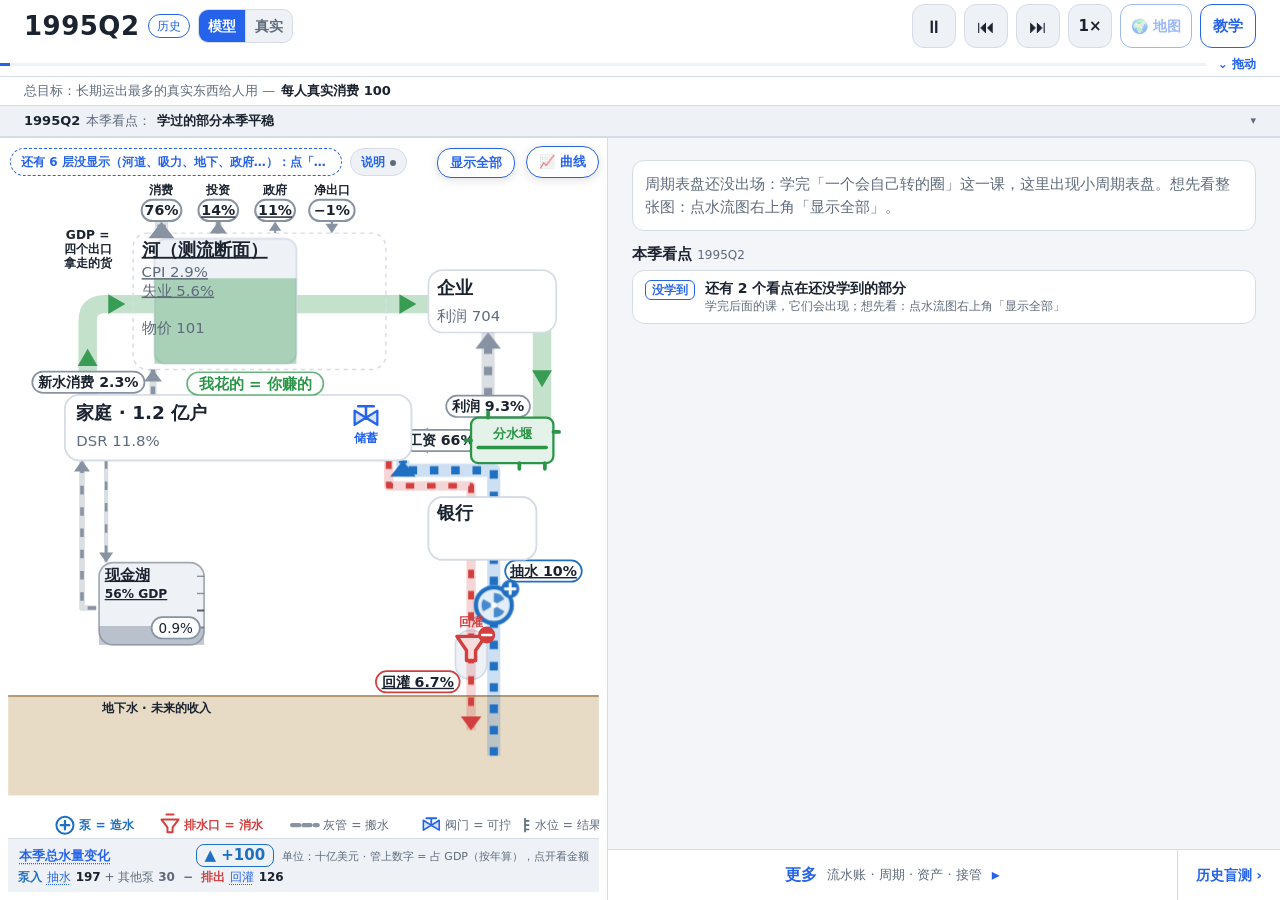
<file: index.html>
<!doctype html>
<html lang="zh-CN" data-theme="light">
<head>
<meta charset="utf-8">
<meta name="viewport" content="width=device-width, initial-scale=1, viewport-fit=cover">
<meta name="color-scheme" content="light">
<title>宏观水流模拟器</title>
<!-- BEGIN mw-version-stamp: generated by tools/stamp_version.mjs, do not edit by hand -->
<script type="importmap">
{
"imports": {
"./src/app.js": "./src/app.js?v=9b1ec73c3f",
"./src/blind/concept.js": "./src/blind/concept.js?v=e9ae809251",
"./src/blind/draw.js": "./src/blind/draw.js?v=d190e7776a",
"./src/blind/main.js": "./src/blind/main.js?v=7865eef6fd",
"./src/blind/model.js": "./src/blind/model.js?v=9243058530",
"./src/blind/store.js": "./src/blind/store.js?v=748d7917d0",
"./src/data/b1-story.js": "./src/data/b1-story.js?v=9c2386302f",
"./src/data/blind-cards.js": "./src/data/blind-cards.js?v=6a7f055d02",
"./src/data/causal.js": "./src/data/causal.js?v=83eeb922cb",
"./src/data/concepts.js": "./src/data/concepts.js?v=d4cb4b054d",
"./src/data/countries/aus-quarterly.js": "./src/data/countries/aus-quarterly.js?v=0c7e0453be",
"./src/data/countries/chn-quarterly.js": "./src/data/countries/chn-quarterly.js?v=490aa196fa",
"./src/data/countries/ea-quarterly.js": "./src/data/countries/ea-quarterly.js?v=fcc459faa6",
"./src/data/countries/gbr-quarterly.js": "./src/data/countries/gbr-quarterly.js?v=4d68890118",
"./src/data/countries/index.js": "./src/data/countries/index.js?v=33b87d6e1a",
"./src/data/countries/jpn-quarterly.js": "./src/data/countries/jpn-quarterly.js?v=56414a4c01",
"./src/data/country-params.js": "./src/data/country-params.js?v=8fcea2a81e",
"./src/data/exp-fx.js": "./src/data/exp-fx.js?v=ae65c0f8b1",
"./src/data/exp-mich.js": "./src/data/exp-mich.js?v=1991334751",
"./src/data/french-check.js": "./src/data/french-check.js?v=0732fbd5bf",
"./src/data/fx-data.js": "./src/data/fx-data.js?v=b6b78e98e6",
"./src/data/fx-fit.js": "./src/data/fx-fit.js?v=06017005c7",
"./src/data/gauges.js": "./src/data/gauges.js?v=077cd524f6",
"./src/data/layers.js": "./src/data/layers.js?v=40ff64222f",
"./src/data/lesson-ai-au.js": "./src/data/lesson-ai-au.js?v=2741a913bf",
"./src/data/lesson-exp.js": "./src/data/lesson-exp.js?v=e5b992134e",
"./src/data/lesson-fx.js": "./src/data/lesson-fx.js?v=fd062516cb",
"./src/data/lesson-investor.js": "./src/data/lesson-investor.js?v=972a7e8f83",
"./src/data/lesson-now.js": "./src/data/lesson-now.js?v=5c7f058970",
"./src/data/lesson-shocks.js": "./src/data/lesson-shocks.js?v=4ec23e8e56",
"./src/data/lessons.js": "./src/data/lessons.js?v=4459c2a892",
"./src/data/real/aus-real.js": "./src/data/real/aus-real.js?v=568147605a",
"./src/data/real/backtest-readout.js": "./src/data/real/backtest-readout.js?v=4c1b284c8d",
"./src/data/real/backtest.js": "./src/data/real/backtest.js?v=63370cd548",
"./src/data/real/frozen-log.js": "./src/data/real/frozen-log.js?v=2e50f75a69",
"./src/data/real/real-snapshot.js": "./src/data/real/real-snapshot.js?v=511b12962f",
"./src/data/real/usa-real.js": "./src/data/real/usa-real.js?v=879f3afd4d",
"./src/data/role-cards.js": "./src/data/role-cards.js?v=34c0745ee6",
"./src/data/role-lessons.js": "./src/data/role-lessons.js?v=702087561a",
"./src/data/shock-events.js": "./src/data/shock-events.js?v=621bced4eb",
"./src/data/sub-index.js": "./src/data/sub-index.js?v=ea361de54c",
"./src/data/us-quarterly.js": "./src/data/us-quarterly.js?v=8d926b12e8",
"./src/data/usd-index.js": "./src/data/usd-index.js?v=7998dad4fb",
"./src/data/waves.js": "./src/data/waves.js?v=89228bd25e",
"./src/data/world.js": "./src/data/world.js?v=79c6c1aa67",
"./src/engine/economy.js": "./src/engine/economy.js?v=5824480ebb",
"./src/engine/mock-sim.js": "./src/engine/mock-sim.js?v=fecbf50119",
"./src/engine/regimes.js": "./src/engine/regimes.js?v=3b16f910e9",
"./src/engine/rules.js": "./src/engine/rules.js?v=b74305a359",
"./src/engine/sim.js": "./src/engine/sim.js?v=e00a77aa7c",
"./src/engine/test-fixture.js": "./src/engine/test-fixture.js?v=3a0cafab00",
"./src/engine/town.js": "./src/engine/town.js?v=129ef4d737",
"./src/engine/valves.js": "./src/engine/valves.js?v=f925d3955d",
"./src/ui/ai-au-panel.js": "./src/ui/ai-au-panel.js?v=b4cb4af184",
"./src/ui/asset-lake.js": "./src/ui/asset-lake.js?v=177101c4e4",
"./src/ui/backtest-view.js": "./src/ui/backtest-view.js?v=b018edbe9b",
"./src/ui/causal-graph.js": "./src/ui/causal-graph.js?v=ea4a073185",
"./src/ui/causal-overlay.js": "./src/ui/causal-overlay.js?v=cbce0c83fb",
"./src/ui/causal-view.js": "./src/ui/causal-view.js?v=7f925f5ead",
"./src/ui/chart.js": "./src/ui/chart.js?v=872d088802",
"./src/ui/concepts.js": "./src/ui/concepts.js?v=cb7ff12fa0",
"./src/ui/country-info.js": "./src/ui/country-info.js?v=86ef49e8c3",
"./src/ui/exp-gauge.js": "./src/ui/exp-gauge.js?v=f28022eeeb",
"./src/ui/flow.js": "./src/ui/flow.js?v=45a427f1f9",
"./src/ui/fx-lab.js": "./src/ui/fx-lab.js?v=152c80dc44",
"./src/ui/fx-reactor.js": "./src/ui/fx-reactor.js?v=7d20c6fd30",
"./src/ui/gauge.js": "./src/ui/gauge.js?v=5859e2fd98",
"./src/ui/headline.js": "./src/ui/headline.js?v=8b2ca9d972",
"./src/ui/investor-lab.js": "./src/ui/investor-lab.js?v=f9e0d4b0ee",
"./src/ui/lessons-town.js": "./src/ui/lessons-town.js?v=be963f501e",
"./src/ui/lessons.js": "./src/ui/lessons.js?v=c3626359df",
"./src/ui/links.js": "./src/ui/links.js?v=62a5d394f3",
"./src/ui/now-panel.js": "./src/ui/now-panel.js?v=825be263db",
"./src/ui/objective.js": "./src/ui/objective.js?v=a03e3008ed",
"./src/ui/panel-grip.js": "./src/ui/panel-grip.js?v=d851730f38",
"./src/ui/progress.js": "./src/ui/progress.js?v=3f66458193",
"./src/ui/real-mode.js": "./src/ui/real-mode.js?v=f22710c066",
"./src/ui/scrubber.js": "./src/ui/scrubber.js?v=59d93961de",
"./src/ui/shock-lab.js": "./src/ui/shock-lab.js?v=4063c9c55e",
"./src/ui/simple.js": "./src/ui/simple.js?v=b78fb9e595",
"./src/ui/tabs/_cycle-ev.js": "./src/ui/tabs/_cycle-ev.js?v=2873dadc5e",
"./src/ui/tabs/_cycle-waves.js": "./src/ui/tabs/_cycle-waves.js?v=6dcca67d67",
"./src/ui/tabs/_util.js": "./src/ui/tabs/_util.js?v=c4c70cd107",
"./src/ui/tabs/assets.js": "./src/ui/tabs/assets.js?v=c363f81727",
"./src/ui/tabs/cycle.js": "./src/ui/tabs/cycle.js?v=79ae0e4aee",
"./src/ui/tabs/ledger.js": "./src/ui/tabs/ledger.js?v=23d5aaa211",
"./src/ui/tabs/takeover.js": "./src/ui/tabs/takeover.js?v=0b383d0307",
"./src/ui/wave-view.js": "./src/ui/wave-view.js?v=bd6c1a927e",
"./src/ui/world-map.js": "./src/ui/world-map.js?v=65e7f00918"
}
}
</script>
<script>
/* stylesheets injected later by the modules get ?v=<hash> too (tools/stamp_version.mjs) */
(function () {
  var V = window.MW_CSS_V = {"ai-au.css":"e654984fb3","app.css":"b509b0f08e","asset-lake.css":"05acd608a7","backtest.css":"21aac13377","blind.css":"cc47ae9597","causal.css":"e65f35fea2","concept-hl.css":"eadb1b6eaa","cycle.css":"1d53f06674","exp-gauge.css":"1bddccf842","fx-lab.css":"ea42c91983","fx-reactor.css":"5b6ff36548","gauge.css":"78bc033c13","headline.css":"93c9cc38e2","investor-lab.css":"375deccf99","lessons.css":"ed02e7fb8d","now-panel.css":"7f46f3e876","objective.css":"942491534b","panels.css":"51d7497fcd","real-mode.css":"83c26ce0c9","roles.css":"cd83766fcd","shock-lab.css":"17069400da","simple.css":"5c1200889d","world.css":"b4148f82b6"};
  var BASE = new URL("./assets/css/", document.baseURI).href;
  function stamp(href) {
    if (typeof href !== 'string' || href.indexOf(BASE) !== 0) return null;
    var f = href.slice(BASE.length);
    return /^[\w.-]+\.css$/.test(f) && V[f] ? href + '?v=' + V[f] : null;
  }
  function abs(v) { try { return new URL(v, document.baseURI).href; } catch (e) { return null; } }
  try {
    var d = Object.getOwnPropertyDescriptor(HTMLLinkElement.prototype, 'href');
    if (d && d.set && d.configurable) Object.defineProperty(HTMLLinkElement.prototype, 'href', {
      configurable: true, enumerable: d.enumerable, get: d.get,
      set: function (v) { d.set.call(this, stamp(abs(String(v))) || v); }
    });
  } catch (e) { /* the observer below still stamps */ }
  function fix(l) {
    if (!l || l.tagName !== 'LINK' || !/(^|\s)stylesheet(\s|$)/i.test(l.rel || '')) return;
    var s = stamp(l.href); if (s) l.setAttribute('href', s);
    var others = document.querySelectorAll('link[rel~="stylesheet"]');
    for (var i = 0; i < others.length; i++) if (others[i] !== l && others[i].href === l.href && l.href.indexOf('?v=') > 0) { l.remove(); return; }
  }
  new MutationObserver(function (ms) {
    for (var i = 0; i < ms.length; i++) {
      var m = ms[i];
      if (m.type === 'attributes') fix(m.target);
      else for (var j = 0; j < m.addedNodes.length; j++) fix(m.addedNodes[j]);
    }
  }).observe(document.head, { childList: true, subtree: true, attributes: true, attributeFilter: ['href', 'rel'] });
})();
</script>
<!-- END mw-version-stamp -->
<link rel="stylesheet" href="./assets/css/app.css?v=b509b0f08e">
<link rel="stylesheet" href="./assets/css/panels.css?v=51d7497fcd">
<link rel="stylesheet" href="./assets/css/lessons.css?v=ed02e7fb8d">
<link rel="stylesheet" href="./assets/css/cycle.css?v=1d53f06674">
<link rel="stylesheet" href="./assets/css/concept-hl.css?v=eadb1b6eaa">
<link rel="stylesheet" href="./assets/css/headline.css?v=93c9cc38e2">
<link rel="stylesheet" href="./assets/css/objective.css?v=942491534b">
<link rel="stylesheet" href="./assets/css/roles.css?v=cd83766fcd">
<link rel="stylesheet" href="./assets/css/world.css?v=b4148f82b6">
<link rel="stylesheet" href="./assets/css/fx-reactor.css?v=5b6ff36548">
<link rel="stylesheet" href="./assets/css/simple.css?v=5c1200889d">
<link rel="stylesheet" href="./assets/css/fx-lab.css?v=ea42c91983">
<link rel="stylesheet" href="./assets/css/investor-lab.css?v=375deccf99">
</head>
<body>
<div id="app">
  <header class="topbar">
    <div class="timebar">
      <div class="date" id="date">1995Q1</div>
      <span class="badge" id="mode-badge">历史</span>
      <span class="spacer"></span>
      <button class="icon-btn" id="btn-play" aria-label="播放/暂停">▶</button>
      <button class="icon-btn" id="btn-back" aria-label="退一季" title="退一季">⏮</button>
      <button class="icon-btn" id="btn-step" aria-label="前进一个季度">⏭</button>
      <button class="icon-btn speed" id="btn-speed" aria-label="速度">1×</button>
      <button class="map-btn" id="btn-map" aria-label="打开世界地图"><span class="mb-i">🌍</span><span class="mb-t"> 地图</span></button>
      <button class="teach-btn" id="btn-teach" aria-label="打开教学菜单">教学</button>
    </div>
    <div class="progress"><i id="progress-bar"></i></div>
    <div class="objective" id="objective" aria-label="总目标" hidden></div>
    <div class="headline" id="headline" aria-label="本季看点" hidden></div>
  </header>

  <main class="main">
    <section class="diagram" id="diagram" aria-label="水流示意图"></section>
    <section class="panel">
      <div class="simple" id="simple" aria-label="简洁视图：两个周期表盘"></div>
      <div class="tab-content" id="tab-content"></div>
      <nav class="tabbar" id="tabbar" role="tablist"></nav>
    </section>
  </main>

  <div class="wm" id="world-map" aria-label="世界地图" hidden></div>

  <div class="toast" id="toast" role="status" hidden>
    <div class="toast-msg" id="toast-msg"></div>
    <button class="btn primary" id="toast-ok">继续</button>
  </div>
</div>
<script type="module" src="./src/app.js?v=9b1ec73c3f"></script>
</body>
</html>
</file>
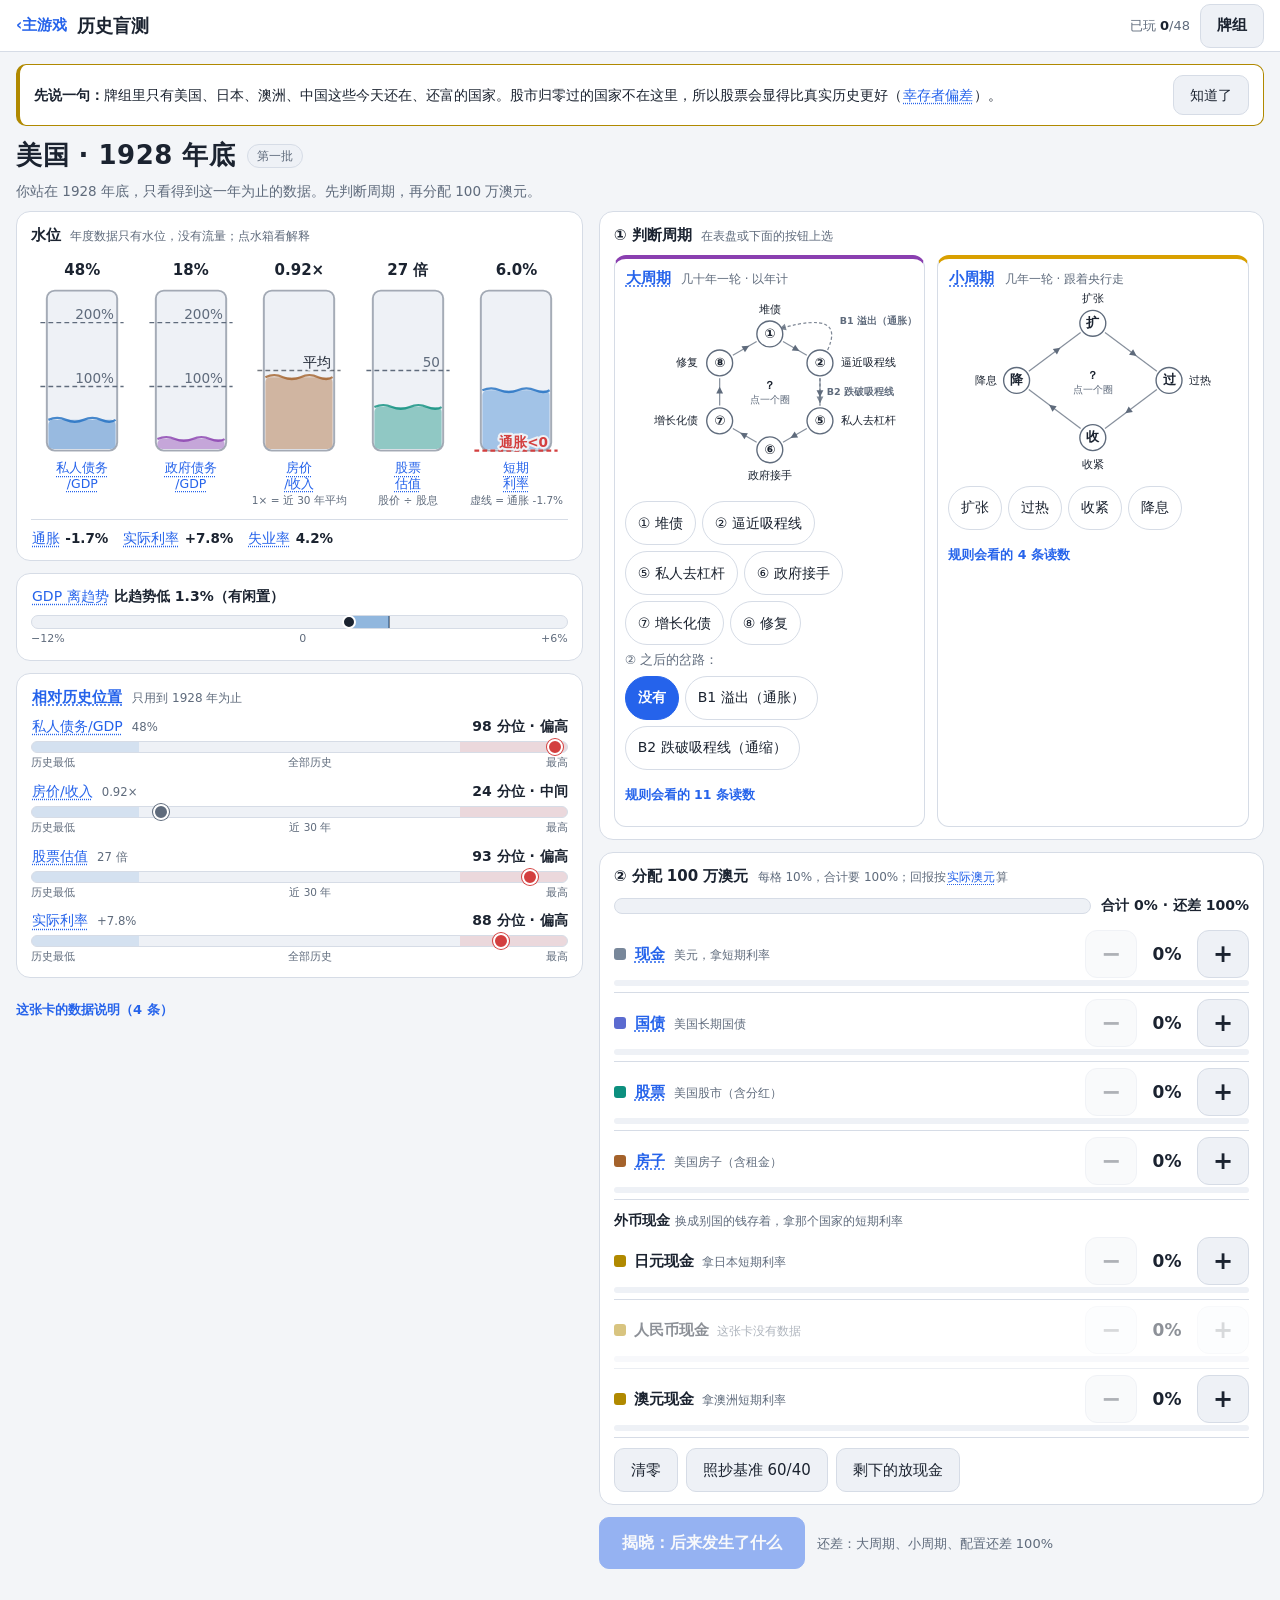
<file: blind/index.html>
<!doctype html>
<html lang="zh-CN" data-theme="light">
<head>
<meta charset="utf-8">
<meta name="viewport" content="width=device-width, initial-scale=1, viewport-fit=cover">
<meta name="color-scheme" content="light">
<title>历史盲测</title>
<!-- BEGIN mw-version-stamp: generated by tools/stamp_version.mjs, do not edit by hand -->
<script type="importmap">
{
"imports": {
"../src/app.js": "../src/app.js?v=9b1ec73c3f",
"../src/blind/concept.js": "../src/blind/concept.js?v=e9ae809251",
"../src/blind/draw.js": "../src/blind/draw.js?v=d190e7776a",
"../src/blind/main.js": "../src/blind/main.js?v=7865eef6fd",
"../src/blind/model.js": "../src/blind/model.js?v=9243058530",
"../src/blind/store.js": "../src/blind/store.js?v=748d7917d0",
"../src/data/b1-story.js": "../src/data/b1-story.js?v=9c2386302f",
"../src/data/blind-cards.js": "../src/data/blind-cards.js?v=6a7f055d02",
"../src/data/causal.js": "../src/data/causal.js?v=83eeb922cb",
"../src/data/concepts.js": "../src/data/concepts.js?v=d4cb4b054d",
"../src/data/countries/aus-quarterly.js": "../src/data/countries/aus-quarterly.js?v=0c7e0453be",
"../src/data/countries/chn-quarterly.js": "../src/data/countries/chn-quarterly.js?v=490aa196fa",
"../src/data/countries/ea-quarterly.js": "../src/data/countries/ea-quarterly.js?v=fcc459faa6",
"../src/data/countries/gbr-quarterly.js": "../src/data/countries/gbr-quarterly.js?v=4d68890118",
"../src/data/countries/index.js": "../src/data/countries/index.js?v=33b87d6e1a",
"../src/data/countries/jpn-quarterly.js": "../src/data/countries/jpn-quarterly.js?v=56414a4c01",
"../src/data/country-params.js": "../src/data/country-params.js?v=8fcea2a81e",
"../src/data/exp-fx.js": "../src/data/exp-fx.js?v=ae65c0f8b1",
"../src/data/exp-mich.js": "../src/data/exp-mich.js?v=1991334751",
"../src/data/french-check.js": "../src/data/french-check.js?v=0732fbd5bf",
"../src/data/fx-data.js": "../src/data/fx-data.js?v=b6b78e98e6",
"../src/data/fx-fit.js": "../src/data/fx-fit.js?v=06017005c7",
"../src/data/gauges.js": "../src/data/gauges.js?v=077cd524f6",
"../src/data/layers.js": "../src/data/layers.js?v=40ff64222f",
"../src/data/lesson-ai-au.js": "../src/data/lesson-ai-au.js?v=2741a913bf",
"../src/data/lesson-exp.js": "../src/data/lesson-exp.js?v=e5b992134e",
"../src/data/lesson-fx.js": "../src/data/lesson-fx.js?v=fd062516cb",
"../src/data/lesson-investor.js": "../src/data/lesson-investor.js?v=972a7e8f83",
"../src/data/lesson-now.js": "../src/data/lesson-now.js?v=5c7f058970",
"../src/data/lesson-shocks.js": "../src/data/lesson-shocks.js?v=4ec23e8e56",
"../src/data/lessons.js": "../src/data/lessons.js?v=4459c2a892",
"../src/data/real/aus-real.js": "../src/data/real/aus-real.js?v=568147605a",
"../src/data/real/backtest-readout.js": "../src/data/real/backtest-readout.js?v=4c1b284c8d",
"../src/data/real/backtest.js": "../src/data/real/backtest.js?v=63370cd548",
"../src/data/real/frozen-log.js": "../src/data/real/frozen-log.js?v=2e50f75a69",
"../src/data/real/real-snapshot.js": "../src/data/real/real-snapshot.js?v=511b12962f",
"../src/data/real/usa-real.js": "../src/data/real/usa-real.js?v=879f3afd4d",
"../src/data/role-cards.js": "../src/data/role-cards.js?v=34c0745ee6",
"../src/data/role-lessons.js": "../src/data/role-lessons.js?v=702087561a",
"../src/data/shock-events.js": "../src/data/shock-events.js?v=621bced4eb",
"../src/data/sub-index.js": "../src/data/sub-index.js?v=ea361de54c",
"../src/data/us-quarterly.js": "../src/data/us-quarterly.js?v=8d926b12e8",
"../src/data/usd-index.js": "../src/data/usd-index.js?v=7998dad4fb",
"../src/data/waves.js": "../src/data/waves.js?v=89228bd25e",
"../src/data/world.js": "../src/data/world.js?v=79c6c1aa67",
"../src/engine/economy.js": "../src/engine/economy.js?v=5824480ebb",
"../src/engine/mock-sim.js": "../src/engine/mock-sim.js?v=fecbf50119",
"../src/engine/regimes.js": "../src/engine/regimes.js?v=3b16f910e9",
"../src/engine/rules.js": "../src/engine/rules.js?v=b74305a359",
"../src/engine/sim.js": "../src/engine/sim.js?v=e00a77aa7c",
"../src/engine/test-fixture.js": "../src/engine/test-fixture.js?v=3a0cafab00",
"../src/engine/town.js": "../src/engine/town.js?v=129ef4d737",
"../src/engine/valves.js": "../src/engine/valves.js?v=f925d3955d",
"../src/ui/ai-au-panel.js": "../src/ui/ai-au-panel.js?v=b4cb4af184",
"../src/ui/asset-lake.js": "../src/ui/asset-lake.js?v=177101c4e4",
"../src/ui/backtest-view.js": "../src/ui/backtest-view.js?v=b018edbe9b",
"../src/ui/causal-graph.js": "../src/ui/causal-graph.js?v=ea4a073185",
"../src/ui/causal-overlay.js": "../src/ui/causal-overlay.js?v=cbce0c83fb",
"../src/ui/causal-view.js": "../src/ui/causal-view.js?v=7f925f5ead",
"../src/ui/chart.js": "../src/ui/chart.js?v=872d088802",
"../src/ui/concepts.js": "../src/ui/concepts.js?v=cb7ff12fa0",
"../src/ui/country-info.js": "../src/ui/country-info.js?v=86ef49e8c3",
"../src/ui/exp-gauge.js": "../src/ui/exp-gauge.js?v=f28022eeeb",
"../src/ui/flow.js": "../src/ui/flow.js?v=45a427f1f9",
"../src/ui/fx-lab.js": "../src/ui/fx-lab.js?v=152c80dc44",
"../src/ui/fx-reactor.js": "../src/ui/fx-reactor.js?v=7d20c6fd30",
"../src/ui/gauge.js": "../src/ui/gauge.js?v=5859e2fd98",
"../src/ui/headline.js": "../src/ui/headline.js?v=8b2ca9d972",
"../src/ui/investor-lab.js": "../src/ui/investor-lab.js?v=f9e0d4b0ee",
"../src/ui/lessons-town.js": "../src/ui/lessons-town.js?v=be963f501e",
"../src/ui/lessons.js": "../src/ui/lessons.js?v=c3626359df",
"../src/ui/links.js": "../src/ui/links.js?v=62a5d394f3",
"../src/ui/now-panel.js": "../src/ui/now-panel.js?v=825be263db",
"../src/ui/objective.js": "../src/ui/objective.js?v=a03e3008ed",
"../src/ui/panel-grip.js": "../src/ui/panel-grip.js?v=d851730f38",
"../src/ui/progress.js": "../src/ui/progress.js?v=3f66458193",
"../src/ui/real-mode.js": "../src/ui/real-mode.js?v=f22710c066",
"../src/ui/scrubber.js": "../src/ui/scrubber.js?v=59d93961de",
"../src/ui/shock-lab.js": "../src/ui/shock-lab.js?v=4063c9c55e",
"../src/ui/simple.js": "../src/ui/simple.js?v=b78fb9e595",
"../src/ui/tabs/_cycle-ev.js": "../src/ui/tabs/_cycle-ev.js?v=2873dadc5e",
"../src/ui/tabs/_cycle-waves.js": "../src/ui/tabs/_cycle-waves.js?v=6dcca67d67",
"../src/ui/tabs/_util.js": "../src/ui/tabs/_util.js?v=c4c70cd107",
"../src/ui/tabs/assets.js": "../src/ui/tabs/assets.js?v=c363f81727",
"../src/ui/tabs/cycle.js": "../src/ui/tabs/cycle.js?v=79ae0e4aee",
"../src/ui/tabs/ledger.js": "../src/ui/tabs/ledger.js?v=23d5aaa211",
"../src/ui/tabs/takeover.js": "../src/ui/tabs/takeover.js?v=0b383d0307",
"../src/ui/wave-view.js": "../src/ui/wave-view.js?v=bd6c1a927e",
"../src/ui/world-map.js": "../src/ui/world-map.js?v=65e7f00918"
}
}
</script>
<script>
/* stylesheets injected later by the modules get ?v=<hash> too (tools/stamp_version.mjs) */
(function () {
  var V = window.MW_CSS_V = {"ai-au.css":"e654984fb3","app.css":"b509b0f08e","asset-lake.css":"05acd608a7","backtest.css":"21aac13377","blind.css":"cc47ae9597","causal.css":"e65f35fea2","concept-hl.css":"eadb1b6eaa","cycle.css":"1d53f06674","exp-gauge.css":"1bddccf842","fx-lab.css":"ea42c91983","fx-reactor.css":"5b6ff36548","gauge.css":"78bc033c13","headline.css":"93c9cc38e2","investor-lab.css":"375deccf99","lessons.css":"ed02e7fb8d","now-panel.css":"7f46f3e876","objective.css":"942491534b","panels.css":"51d7497fcd","real-mode.css":"83c26ce0c9","roles.css":"cd83766fcd","shock-lab.css":"17069400da","simple.css":"5c1200889d","world.css":"b4148f82b6"};
  var BASE = new URL("../assets/css/", document.baseURI).href;
  function stamp(href) {
    if (typeof href !== 'string' || href.indexOf(BASE) !== 0) return null;
    var f = href.slice(BASE.length);
    return /^[\w.-]+\.css$/.test(f) && V[f] ? href + '?v=' + V[f] : null;
  }
  function abs(v) { try { return new URL(v, document.baseURI).href; } catch (e) { return null; } }
  try {
    var d = Object.getOwnPropertyDescriptor(HTMLLinkElement.prototype, 'href');
    if (d && d.set && d.configurable) Object.defineProperty(HTMLLinkElement.prototype, 'href', {
      configurable: true, enumerable: d.enumerable, get: d.get,
      set: function (v) { d.set.call(this, stamp(abs(String(v))) || v); }
    });
  } catch (e) { /* the observer below still stamps */ }
  function fix(l) {
    if (!l || l.tagName !== 'LINK' || !/(^|\s)stylesheet(\s|$)/i.test(l.rel || '')) return;
    var s = stamp(l.href); if (s) l.setAttribute('href', s);
    var others = document.querySelectorAll('link[rel~="stylesheet"]');
    for (var i = 0; i < others.length; i++) if (others[i] !== l && others[i].href === l.href && l.href.indexOf('?v=') > 0) { l.remove(); return; }
  }
  new MutationObserver(function (ms) {
    for (var i = 0; i < ms.length; i++) {
      var m = ms[i];
      if (m.type === 'attributes') fix(m.target);
      else for (var j = 0; j < m.addedNodes.length; j++) fix(m.addedNodes[j]);
    }
  }).observe(document.head, { childList: true, subtree: true, attributes: true, attributeFilter: ['href', 'rel'] });
})();
</script>
<!-- END mw-version-stamp -->
<link rel="stylesheet" href="../assets/css/app.css?v=b509b0f08e">
<link rel="stylesheet" href="../assets/css/panels.css?v=51d7497fcd">
<link rel="stylesheet" href="../assets/css/blind.css?v=cc47ae9597">
</head>
<body class="bl-body">
<header class="bl-top">
  <a class="bl-back" href="../" aria-label="回主游戏">‹ <span>主游戏</span></a>
  <h1>历史盲测</h1>
  <span class="bl-score" id="bl-score" aria-live="polite"></span>
  <button type="button" class="btn bl-deckbtn" id="bl-deck-btn" aria-pressed="false">牌组</button>
</header>
<main class="bl-main" id="bl-main"><p class="bl-load">正在洗牌…</p></main>
<script type="module" src="../src/blind/main.js?v=7865eef6fd"></script>
</body>
</html>
</file>
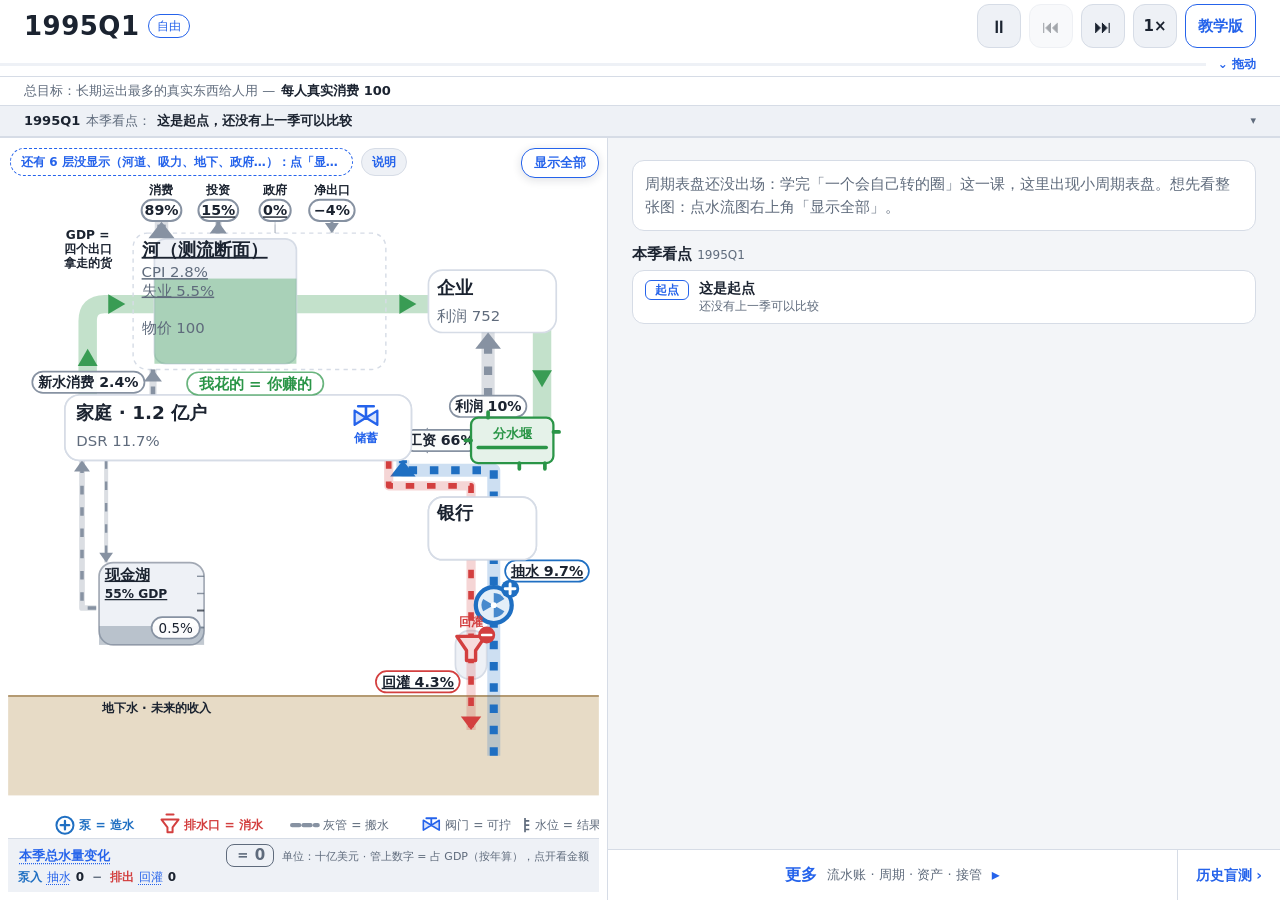
<file: free/index.html>
<!doctype html>
<html lang="zh-CN" data-theme="light">
<head>
<meta charset="utf-8">
<meta name="viewport" content="width=device-width, initial-scale=1, viewport-fit=cover">
<meta name="color-scheme" content="light">
<title>自由运行 · 宏观水流模拟器</title>
<!-- BEGIN mw-version-stamp: generated by tools/stamp_version.mjs, do not edit by hand -->
<script type="importmap">
{
"imports": {
"../src/app.js": "../src/app.js?v=9b1ec73c3f",
"../src/blind/concept.js": "../src/blind/concept.js?v=e9ae809251",
"../src/blind/draw.js": "../src/blind/draw.js?v=d190e7776a",
"../src/blind/main.js": "../src/blind/main.js?v=7865eef6fd",
"../src/blind/model.js": "../src/blind/model.js?v=9243058530",
"../src/blind/store.js": "../src/blind/store.js?v=748d7917d0",
"../src/data/b1-story.js": "../src/data/b1-story.js?v=9c2386302f",
"../src/data/blind-cards.js": "../src/data/blind-cards.js?v=6a7f055d02",
"../src/data/causal.js": "../src/data/causal.js?v=83eeb922cb",
"../src/data/concepts.js": "../src/data/concepts.js?v=d4cb4b054d",
"../src/data/countries/aus-quarterly.js": "../src/data/countries/aus-quarterly.js?v=0c7e0453be",
"../src/data/countries/chn-quarterly.js": "../src/data/countries/chn-quarterly.js?v=490aa196fa",
"../src/data/countries/ea-quarterly.js": "../src/data/countries/ea-quarterly.js?v=fcc459faa6",
"../src/data/countries/gbr-quarterly.js": "../src/data/countries/gbr-quarterly.js?v=4d68890118",
"../src/data/countries/index.js": "../src/data/countries/index.js?v=33b87d6e1a",
"../src/data/countries/jpn-quarterly.js": "../src/data/countries/jpn-quarterly.js?v=56414a4c01",
"../src/data/country-params.js": "../src/data/country-params.js?v=8fcea2a81e",
"../src/data/exp-fx.js": "../src/data/exp-fx.js?v=ae65c0f8b1",
"../src/data/exp-mich.js": "../src/data/exp-mich.js?v=1991334751",
"../src/data/french-check.js": "../src/data/french-check.js?v=0732fbd5bf",
"../src/data/fx-data.js": "../src/data/fx-data.js?v=b6b78e98e6",
"../src/data/fx-fit.js": "../src/data/fx-fit.js?v=06017005c7",
"../src/data/gauges.js": "../src/data/gauges.js?v=077cd524f6",
"../src/data/layers.js": "../src/data/layers.js?v=40ff64222f",
"../src/data/lesson-ai-au.js": "../src/data/lesson-ai-au.js?v=2741a913bf",
"../src/data/lesson-exp.js": "../src/data/lesson-exp.js?v=e5b992134e",
"../src/data/lesson-fx.js": "../src/data/lesson-fx.js?v=fd062516cb",
"../src/data/lesson-investor.js": "../src/data/lesson-investor.js?v=972a7e8f83",
"../src/data/lesson-now.js": "../src/data/lesson-now.js?v=5c7f058970",
"../src/data/lesson-shocks.js": "../src/data/lesson-shocks.js?v=4ec23e8e56",
"../src/data/lessons.js": "../src/data/lessons.js?v=4459c2a892",
"../src/data/real/aus-real.js": "../src/data/real/aus-real.js?v=568147605a",
"../src/data/real/backtest-readout.js": "../src/data/real/backtest-readout.js?v=4c1b284c8d",
"../src/data/real/backtest.js": "../src/data/real/backtest.js?v=63370cd548",
"../src/data/real/frozen-log.js": "../src/data/real/frozen-log.js?v=2e50f75a69",
"../src/data/real/real-snapshot.js": "../src/data/real/real-snapshot.js?v=511b12962f",
"../src/data/real/usa-real.js": "../src/data/real/usa-real.js?v=879f3afd4d",
"../src/data/role-cards.js": "../src/data/role-cards.js?v=34c0745ee6",
"../src/data/role-lessons.js": "../src/data/role-lessons.js?v=702087561a",
"../src/data/shock-events.js": "../src/data/shock-events.js?v=621bced4eb",
"../src/data/sub-index.js": "../src/data/sub-index.js?v=ea361de54c",
"../src/data/us-quarterly.js": "../src/data/us-quarterly.js?v=8d926b12e8",
"../src/data/usd-index.js": "../src/data/usd-index.js?v=7998dad4fb",
"../src/data/waves.js": "../src/data/waves.js?v=89228bd25e",
"../src/data/world.js": "../src/data/world.js?v=79c6c1aa67",
"../src/engine/economy.js": "../src/engine/economy.js?v=5824480ebb",
"../src/engine/mock-sim.js": "../src/engine/mock-sim.js?v=fecbf50119",
"../src/engine/regimes.js": "../src/engine/regimes.js?v=3b16f910e9",
"../src/engine/rules.js": "../src/engine/rules.js?v=b74305a359",
"../src/engine/sim.js": "../src/engine/sim.js?v=e00a77aa7c",
"../src/engine/test-fixture.js": "../src/engine/test-fixture.js?v=3a0cafab00",
"../src/engine/town.js": "../src/engine/town.js?v=129ef4d737",
"../src/engine/valves.js": "../src/engine/valves.js?v=f925d3955d",
"../src/ui/ai-au-panel.js": "../src/ui/ai-au-panel.js?v=b4cb4af184",
"../src/ui/asset-lake.js": "../src/ui/asset-lake.js?v=177101c4e4",
"../src/ui/backtest-view.js": "../src/ui/backtest-view.js?v=b018edbe9b",
"../src/ui/causal-graph.js": "../src/ui/causal-graph.js?v=ea4a073185",
"../src/ui/causal-overlay.js": "../src/ui/causal-overlay.js?v=cbce0c83fb",
"../src/ui/causal-view.js": "../src/ui/causal-view.js?v=7f925f5ead",
"../src/ui/chart.js": "../src/ui/chart.js?v=872d088802",
"../src/ui/concepts.js": "../src/ui/concepts.js?v=cb7ff12fa0",
"../src/ui/country-info.js": "../src/ui/country-info.js?v=86ef49e8c3",
"../src/ui/exp-gauge.js": "../src/ui/exp-gauge.js?v=f28022eeeb",
"../src/ui/flow.js": "../src/ui/flow.js?v=45a427f1f9",
"../src/ui/fx-lab.js": "../src/ui/fx-lab.js?v=152c80dc44",
"../src/ui/fx-reactor.js": "../src/ui/fx-reactor.js?v=7d20c6fd30",
"../src/ui/gauge.js": "../src/ui/gauge.js?v=5859e2fd98",
"../src/ui/headline.js": "../src/ui/headline.js?v=8b2ca9d972",
"../src/ui/investor-lab.js": "../src/ui/investor-lab.js?v=f9e0d4b0ee",
"../src/ui/lessons-town.js": "../src/ui/lessons-town.js?v=be963f501e",
"../src/ui/lessons.js": "../src/ui/lessons.js?v=c3626359df",
"../src/ui/links.js": "../src/ui/links.js?v=62a5d394f3",
"../src/ui/now-panel.js": "../src/ui/now-panel.js?v=825be263db",
"../src/ui/objective.js": "../src/ui/objective.js?v=a03e3008ed",
"../src/ui/panel-grip.js": "../src/ui/panel-grip.js?v=d851730f38",
"../src/ui/progress.js": "../src/ui/progress.js?v=3f66458193",
"../src/ui/real-mode.js": "../src/ui/real-mode.js?v=f22710c066",
"../src/ui/scrubber.js": "../src/ui/scrubber.js?v=59d93961de",
"../src/ui/shock-lab.js": "../src/ui/shock-lab.js?v=4063c9c55e",
"../src/ui/simple.js": "../src/ui/simple.js?v=b78fb9e595",
"../src/ui/tabs/_cycle-ev.js": "../src/ui/tabs/_cycle-ev.js?v=2873dadc5e",
"../src/ui/tabs/_cycle-waves.js": "../src/ui/tabs/_cycle-waves.js?v=6dcca67d67",
"../src/ui/tabs/_util.js": "../src/ui/tabs/_util.js?v=c4c70cd107",
"../src/ui/tabs/assets.js": "../src/ui/tabs/assets.js?v=c363f81727",
"../src/ui/tabs/cycle.js": "../src/ui/tabs/cycle.js?v=79ae0e4aee",
"../src/ui/tabs/ledger.js": "../src/ui/tabs/ledger.js?v=23d5aaa211",
"../src/ui/tabs/takeover.js": "../src/ui/tabs/takeover.js?v=0b383d0307",
"../src/ui/wave-view.js": "../src/ui/wave-view.js?v=bd6c1a927e",
"../src/ui/world-map.js": "../src/ui/world-map.js?v=65e7f00918"
}
}
</script>
<script>
/* stylesheets injected later by the modules get ?v=<hash> too (tools/stamp_version.mjs) */
(function () {
  var V = window.MW_CSS_V = {"ai-au.css":"e654984fb3","app.css":"b509b0f08e","asset-lake.css":"05acd608a7","backtest.css":"21aac13377","blind.css":"cc47ae9597","causal.css":"e65f35fea2","concept-hl.css":"eadb1b6eaa","cycle.css":"1d53f06674","exp-gauge.css":"1bddccf842","fx-lab.css":"ea42c91983","fx-reactor.css":"5b6ff36548","gauge.css":"78bc033c13","headline.css":"93c9cc38e2","investor-lab.css":"375deccf99","lessons.css":"ed02e7fb8d","now-panel.css":"7f46f3e876","objective.css":"942491534b","panels.css":"51d7497fcd","real-mode.css":"83c26ce0c9","roles.css":"cd83766fcd","shock-lab.css":"17069400da","simple.css":"5c1200889d","world.css":"b4148f82b6"};
  var BASE = new URL("../assets/css/", document.baseURI).href;
  function stamp(href) {
    if (typeof href !== 'string' || href.indexOf(BASE) !== 0) return null;
    var f = href.slice(BASE.length);
    return /^[\w.-]+\.css$/.test(f) && V[f] ? href + '?v=' + V[f] : null;
  }
  function abs(v) { try { return new URL(v, document.baseURI).href; } catch (e) { return null; } }
  try {
    var d = Object.getOwnPropertyDescriptor(HTMLLinkElement.prototype, 'href');
    if (d && d.set && d.configurable) Object.defineProperty(HTMLLinkElement.prototype, 'href', {
      configurable: true, enumerable: d.enumerable, get: d.get,
      set: function (v) { d.set.call(this, stamp(abs(String(v))) || v); }
    });
  } catch (e) { /* the observer below still stamps */ }
  function fix(l) {
    if (!l || l.tagName !== 'LINK' || !/(^|\s)stylesheet(\s|$)/i.test(l.rel || '')) return;
    var s = stamp(l.href); if (s) l.setAttribute('href', s);
    var others = document.querySelectorAll('link[rel~="stylesheet"]');
    for (var i = 0; i < others.length; i++) if (others[i] !== l && others[i].href === l.href && l.href.indexOf('?v=') > 0) { l.remove(); return; }
  }
  new MutationObserver(function (ms) {
    for (var i = 0; i < ms.length; i++) {
      var m = ms[i];
      if (m.type === 'attributes') fix(m.target);
      else for (var j = 0; j < m.addedNodes.length; j++) fix(m.addedNodes[j]);
    }
  }).observe(document.head, { childList: true, subtree: true, attributes: true, attributeFilter: ['href', 'rel'] });
})();
</script>
<!-- END mw-version-stamp -->
<link rel="stylesheet" href="../assets/css/app.css?v=b509b0f08e">
<link rel="stylesheet" href="../assets/css/panels.css?v=51d7497fcd">
<link rel="stylesheet" href="../assets/css/lessons.css?v=ed02e7fb8d">
<link rel="stylesheet" href="../assets/css/cycle.css?v=1d53f06674">
<link rel="stylesheet" href="../assets/css/concept-hl.css?v=eadb1b6eaa">
<link rel="stylesheet" href="../assets/css/headline.css?v=93c9cc38e2">
<link rel="stylesheet" href="../assets/css/objective.css?v=942491534b">
<link rel="stylesheet" href="../assets/css/roles.css?v=cd83766fcd">
<link rel="stylesheet" href="../assets/css/simple.css?v=5c1200889d">
<link rel="stylesheet" href="../assets/css/fx-reactor.css?v=5b6ff36548">
</head>
<body data-mode="free">
<!-- Free run: same app as ../index.html in mode "free" (central bank by its own rule, runs to 2050), no lessons. -->
<div id="app">
  <header class="topbar">
    <div class="timebar">
      <div class="date" id="date">1995Q1</div>
      <span class="badge" id="mode-badge">自由</span>
      <span class="spacer"></span>
      <button class="icon-btn" id="btn-play" aria-label="播放/暂停">▶</button>
      <button class="icon-btn" id="btn-back" aria-label="退一季" title="退一季">⏮</button>
      <button class="icon-btn" id="btn-step" aria-label="前进一个季度">⏭</button>
      <button class="icon-btn speed" id="btn-speed" aria-label="速度">1×</button>
      <a class="teach-btn" id="btn-teach" href="../" aria-label="回到教学版">教学版</a>
    </div>
    <div class="progress"><i id="progress-bar"></i></div>
    <div class="objective" id="objective" aria-label="总目标" hidden></div>
    <div class="headline" id="headline" aria-label="本季看点" hidden></div>
  </header>

  <main class="main">
    <section class="diagram" id="diagram" aria-label="水流示意图"></section>
    <section class="panel">
      <div class="simple" id="simple" aria-label="简洁视图：两个周期表盘"></div>
      <div class="tab-content" id="tab-content"></div>
      <nav class="tabbar" id="tabbar" role="tablist"></nav>
    </section>
  </main>

  <div class="toast" id="toast" role="status" hidden>
    <div class="toast-msg" id="toast-msg"></div>
    <button class="btn primary" id="toast-ok">继续</button>
  </div>
</div>
<script type="module" src="../src/app.js?v=9b1ec73c3f"></script>
</body>
</html>
</file>
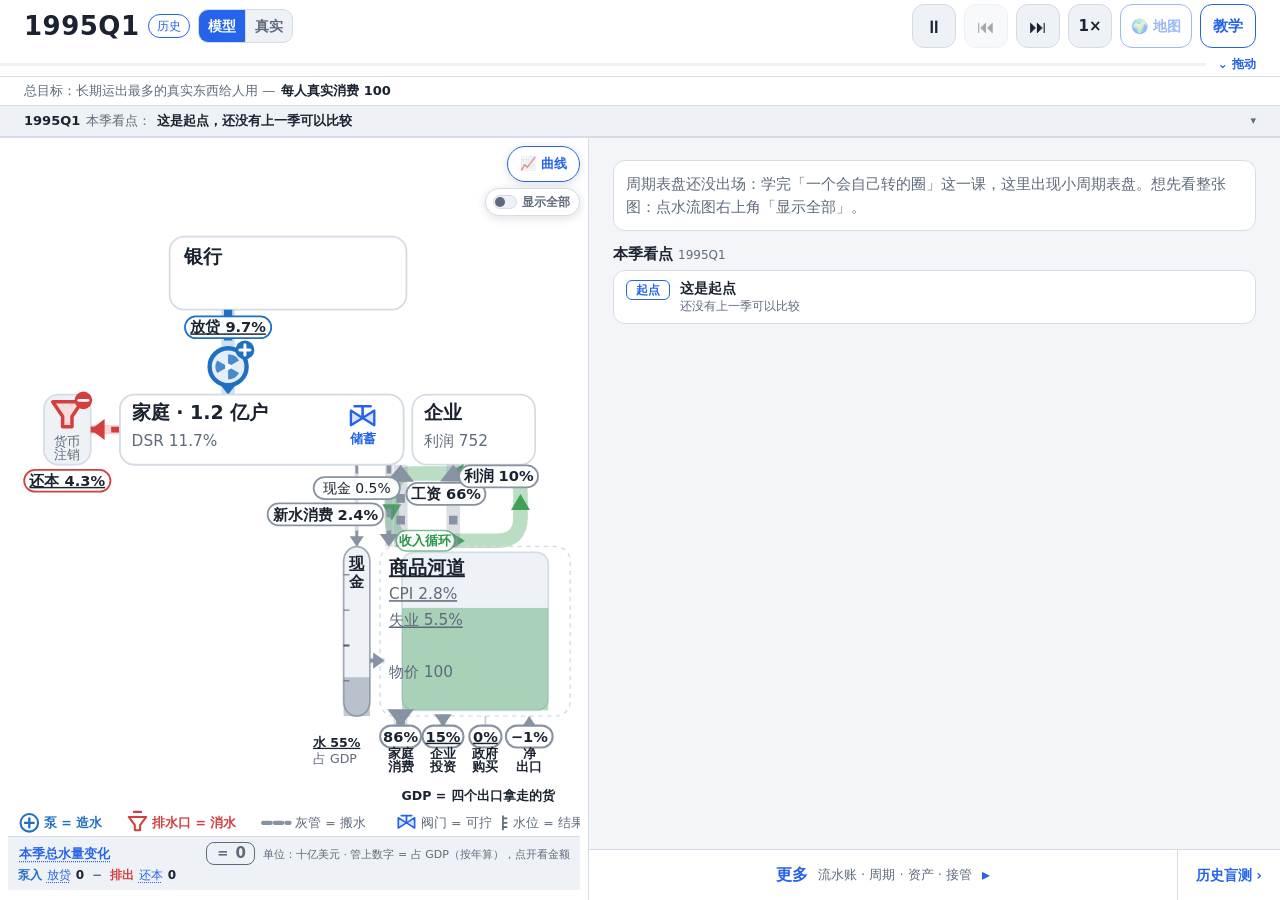
<file: v2/index.html>
<!doctype html>
<html lang="zh-CN" data-theme="light">
<head>
<meta charset="utf-8">
<meta name="viewport" content="width=device-width, initial-scale=1, viewport-fit=cover">
<meta name="color-scheme" content="light">
<title>宏观水流模拟器（旧版 v2）</title>
<link rel="stylesheet" href="./assets/css/app.css">
<link rel="stylesheet" href="./assets/css/panels.css">
<link rel="stylesheet" href="./assets/css/lessons.css">
<link rel="stylesheet" href="./assets/css/cycle.css">
<link rel="stylesheet" href="./assets/css/concept-hl.css">
<link rel="stylesheet" href="./assets/css/headline.css">
<link rel="stylesheet" href="./assets/css/objective.css">
<link rel="stylesheet" href="./assets/css/roles.css">
<link rel="stylesheet" href="./assets/css/world.css">
<link rel="stylesheet" href="./assets/css/fx-reactor.css">
<link rel="stylesheet" href="./assets/css/simple.css">
<link rel="stylesheet" href="./assets/css/fx-lab.css">
<link rel="stylesheet" href="./assets/css/investor-lab.css">
</head>
<body>
<div id="app">
  <header class="topbar">
    <div class="timebar">
      <div class="date" id="date">1995Q1</div>
      <span class="badge" id="mode-badge">历史</span>
      <span class="spacer"></span>
      <button class="icon-btn" id="btn-play" aria-label="播放/暂停">▶</button>
      <button class="icon-btn" id="btn-back" aria-label="退一季" title="退一季">⏮</button>
      <button class="icon-btn" id="btn-step" aria-label="前进一个季度">⏭</button>
      <button class="icon-btn speed" id="btn-speed" aria-label="速度">1×</button>
      <button class="map-btn" id="btn-map" aria-label="打开世界地图"><span class="mb-i">🌍</span><span class="mb-t"> 地图</span></button>
      <button class="teach-btn" id="btn-teach" aria-label="打开教学菜单">教学</button>
    </div>
    <div class="progress"><i id="progress-bar"></i></div>
    <div class="objective" id="objective" aria-label="总目标" hidden></div>
    <div class="headline" id="headline" aria-label="本季看点" hidden></div>
  </header>

  <main class="main">
    <section class="diagram" id="diagram" aria-label="水流示意图"></section>
    <section class="panel">
      <div class="simple" id="simple" aria-label="简洁视图：两个周期表盘"></div>
      <div class="tab-content" id="tab-content"></div>
      <nav class="tabbar" id="tabbar" role="tablist"></nav>
    </section>
  </main>

  <div class="wm" id="world-map" aria-label="世界地图" hidden></div>

  <div class="toast" id="toast" role="status" hidden>
    <div class="toast-msg" id="toast-msg"></div>
    <button class="btn primary" id="toast-ok">继续</button>
  </div>
</div>
<script type="module" src="./src/app.js"></script>
</body>
</html>
</file>
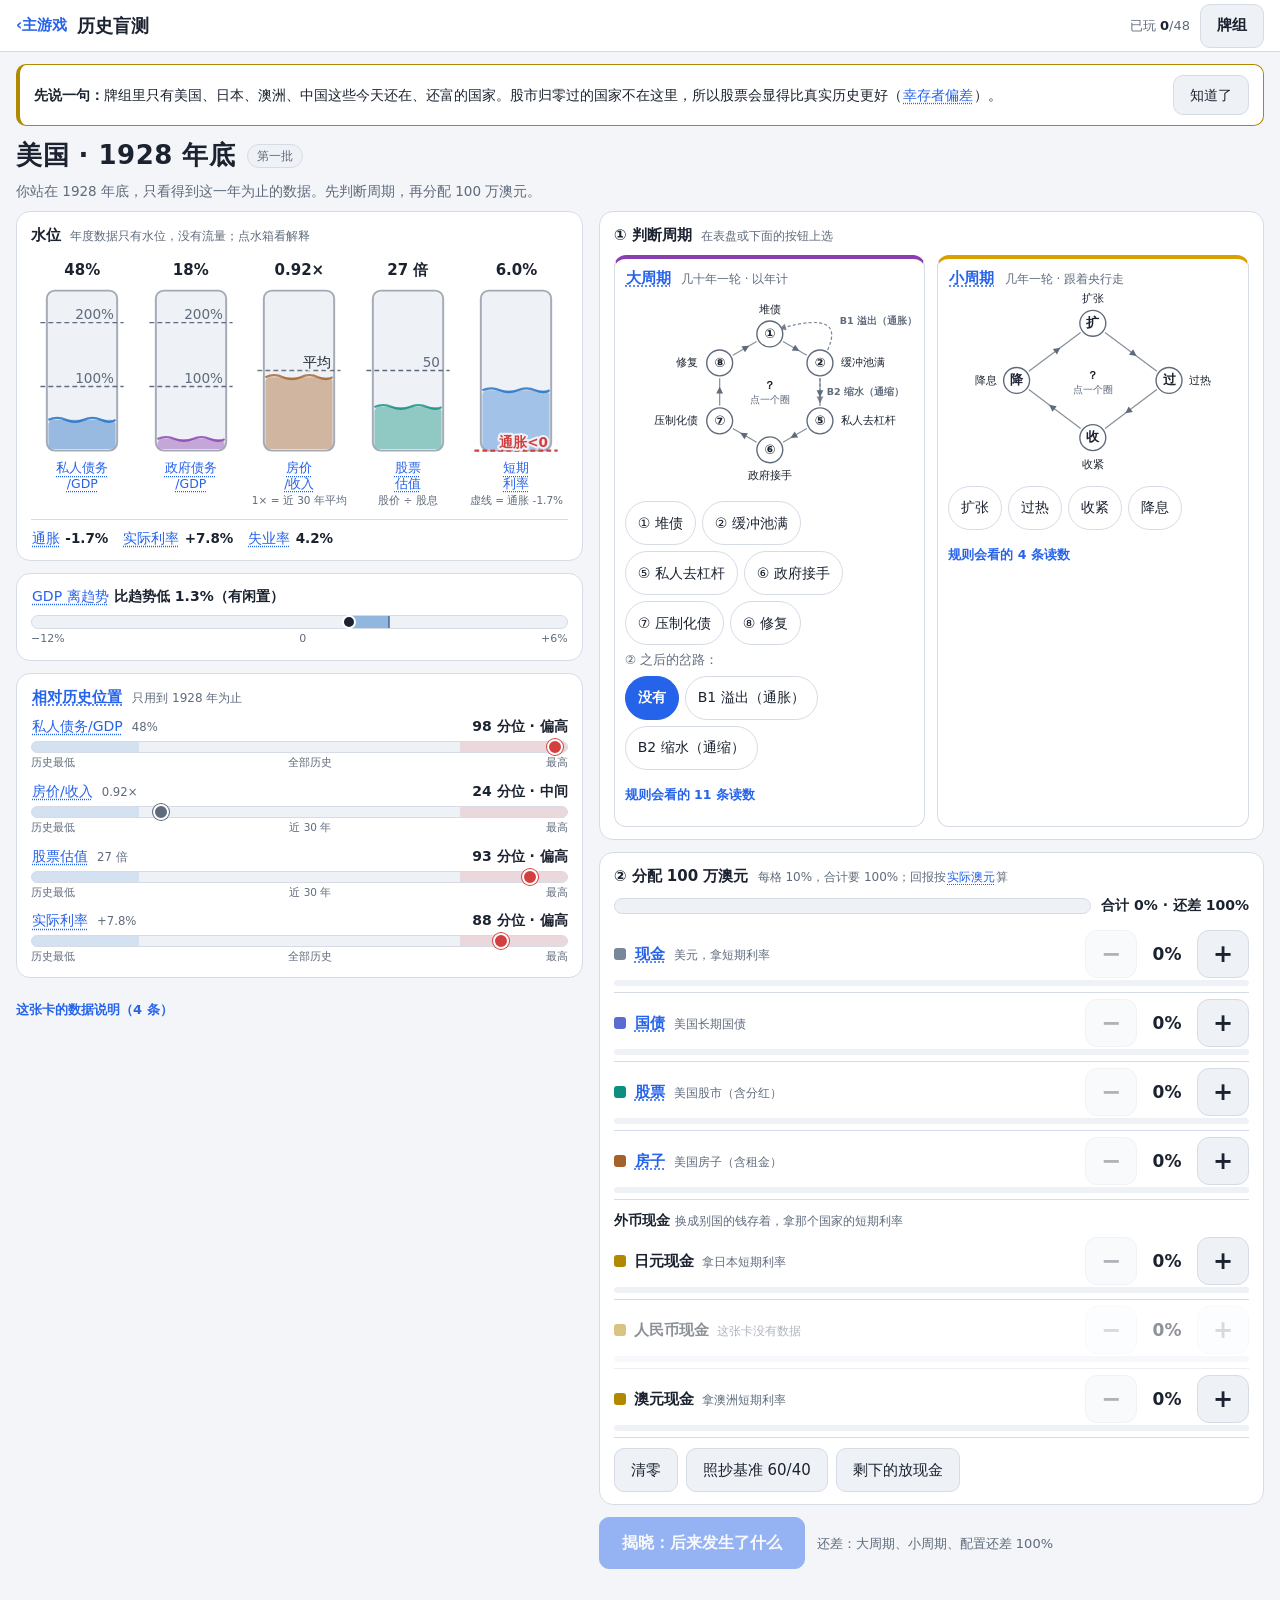
<file: v2/blind/index.html>
<!doctype html>
<html lang="zh-CN" data-theme="light">
<head>
<meta charset="utf-8">
<meta name="viewport" content="width=device-width, initial-scale=1, viewport-fit=cover">
<meta name="color-scheme" content="light">
<title>历史盲测</title>
<link rel="stylesheet" href="../assets/css/app.css">
<link rel="stylesheet" href="../assets/css/panels.css">
<link rel="stylesheet" href="../assets/css/blind.css">
</head>
<body class="bl-body">
<header class="bl-top">
  <a class="bl-back" href="../" aria-label="回主游戏">‹ <span>主游戏</span></a>
  <h1>历史盲测</h1>
  <span class="bl-score" id="bl-score" aria-live="polite"></span>
  <button type="button" class="btn bl-deckbtn" id="bl-deck-btn" aria-pressed="false">牌组</button>
</header>
<main class="bl-main" id="bl-main"><p class="bl-load">正在洗牌…</p></main>
<script type="module" src="../src/blind/main.js"></script>
</body>
</html>
</file>
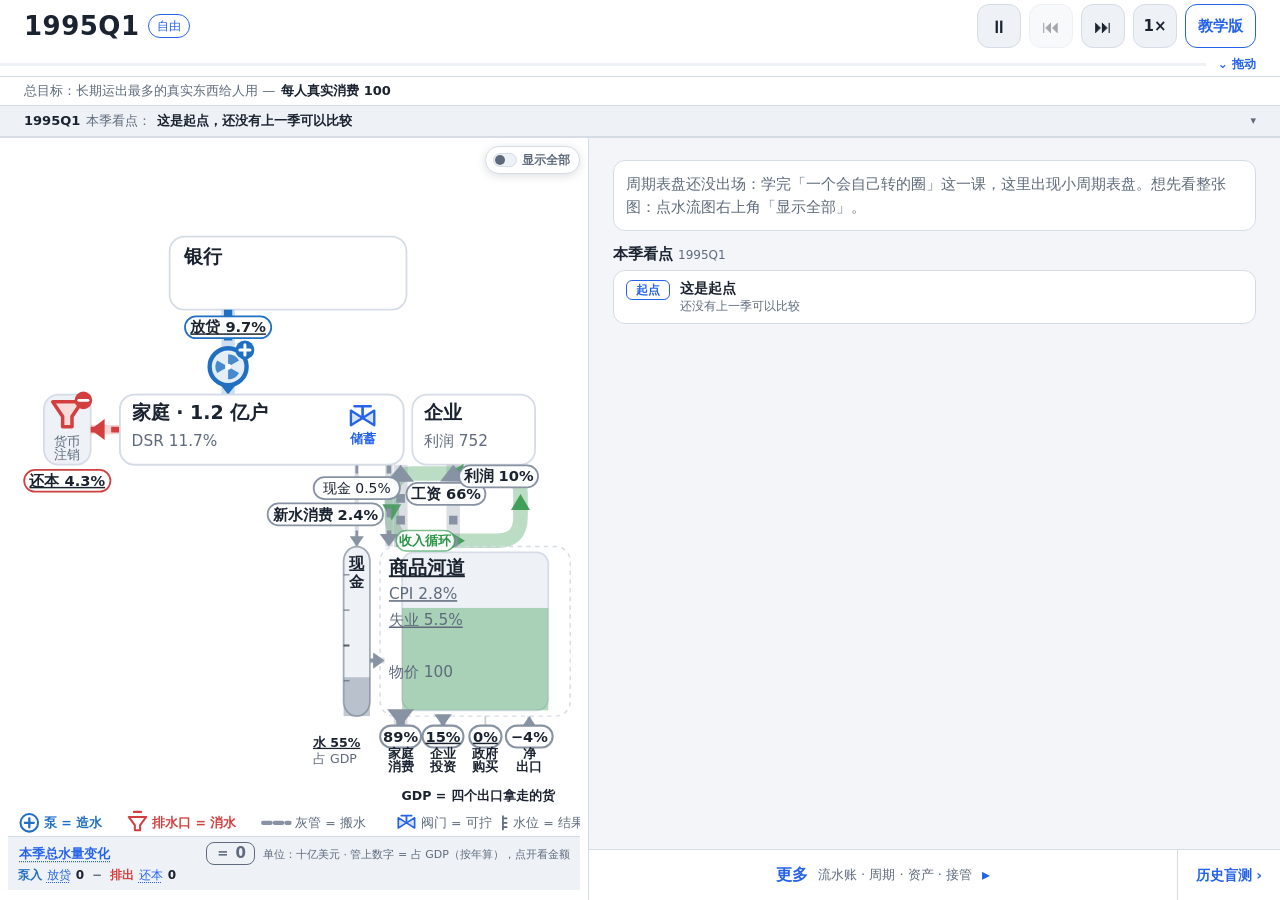
<file: v2/free/index.html>
<!doctype html>
<html lang="zh-CN" data-theme="light">
<head>
<meta charset="utf-8">
<meta name="viewport" content="width=device-width, initial-scale=1, viewport-fit=cover">
<meta name="color-scheme" content="light">
<title>自由运行 · 宏观水流模拟器</title>
<link rel="stylesheet" href="../assets/css/app.css">
<link rel="stylesheet" href="../assets/css/panels.css">
<link rel="stylesheet" href="../assets/css/lessons.css">
<link rel="stylesheet" href="../assets/css/cycle.css">
<link rel="stylesheet" href="../assets/css/concept-hl.css">
<link rel="stylesheet" href="../assets/css/headline.css">
<link rel="stylesheet" href="../assets/css/objective.css">
<link rel="stylesheet" href="../assets/css/roles.css">
<link rel="stylesheet" href="../assets/css/simple.css">
<link rel="stylesheet" href="../assets/css/fx-reactor.css">
</head>
<body data-mode="free">
<!-- Free run: same app as ../index.html in mode "free" (central bank by its own rule, runs to 2050), no lessons. -->
<div id="app">
  <header class="topbar">
    <div class="timebar">
      <div class="date" id="date">1995Q1</div>
      <span class="badge" id="mode-badge">自由</span>
      <span class="spacer"></span>
      <button class="icon-btn" id="btn-play" aria-label="播放/暂停">▶</button>
      <button class="icon-btn" id="btn-back" aria-label="退一季" title="退一季">⏮</button>
      <button class="icon-btn" id="btn-step" aria-label="前进一个季度">⏭</button>
      <button class="icon-btn speed" id="btn-speed" aria-label="速度">1×</button>
      <a class="teach-btn" id="btn-teach" href="../" aria-label="回到教学版">教学版</a>
    </div>
    <div class="progress"><i id="progress-bar"></i></div>
    <div class="objective" id="objective" aria-label="总目标" hidden></div>
    <div class="headline" id="headline" aria-label="本季看点" hidden></div>
  </header>

  <main class="main">
    <section class="diagram" id="diagram" aria-label="水流示意图"></section>
    <section class="panel">
      <div class="simple" id="simple" aria-label="简洁视图：两个周期表盘"></div>
      <div class="tab-content" id="tab-content"></div>
      <nav class="tabbar" id="tabbar" role="tablist"></nav>
    </section>
  </main>

  <div class="toast" id="toast" role="status" hidden>
    <div class="toast-msg" id="toast-msg"></div>
    <button class="btn primary" id="toast-ok">继续</button>
  </div>
</div>
<script type="module" src="../src/app.js"></script>
</body>
</html>
</file>
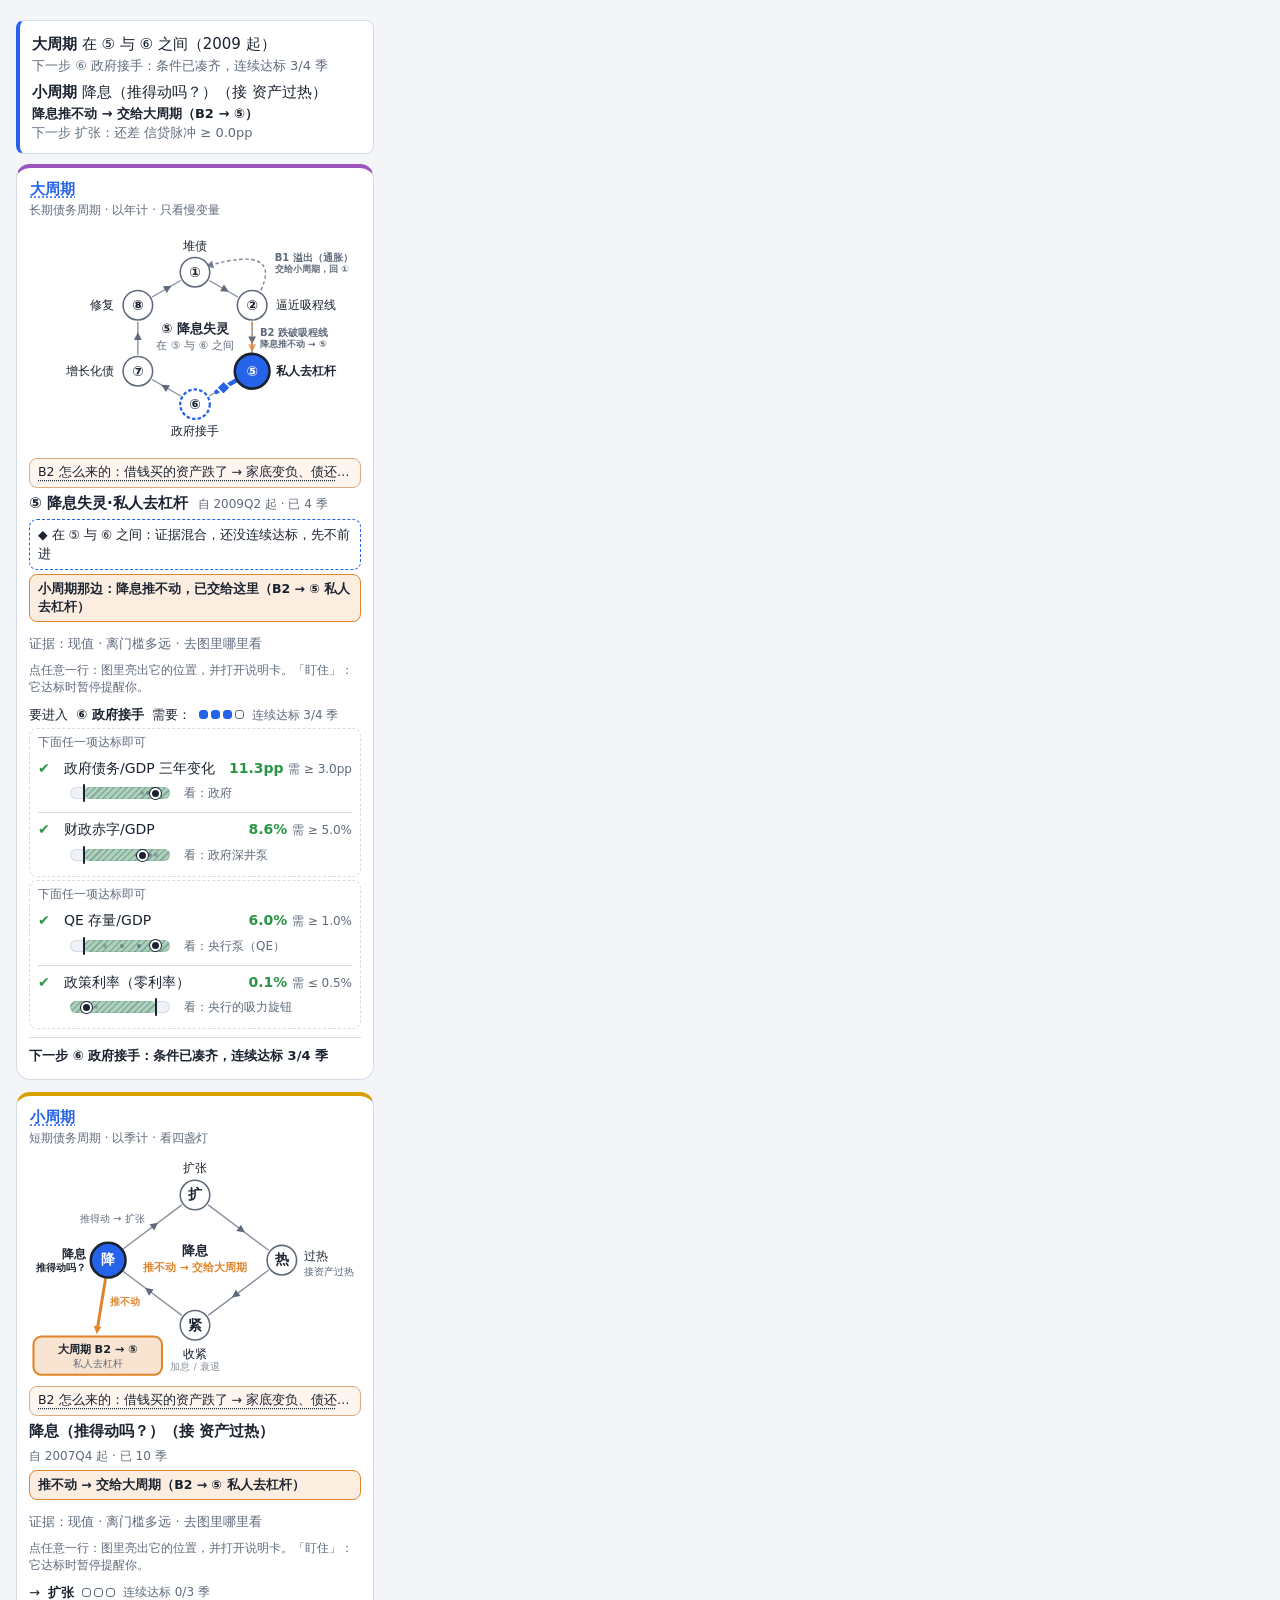
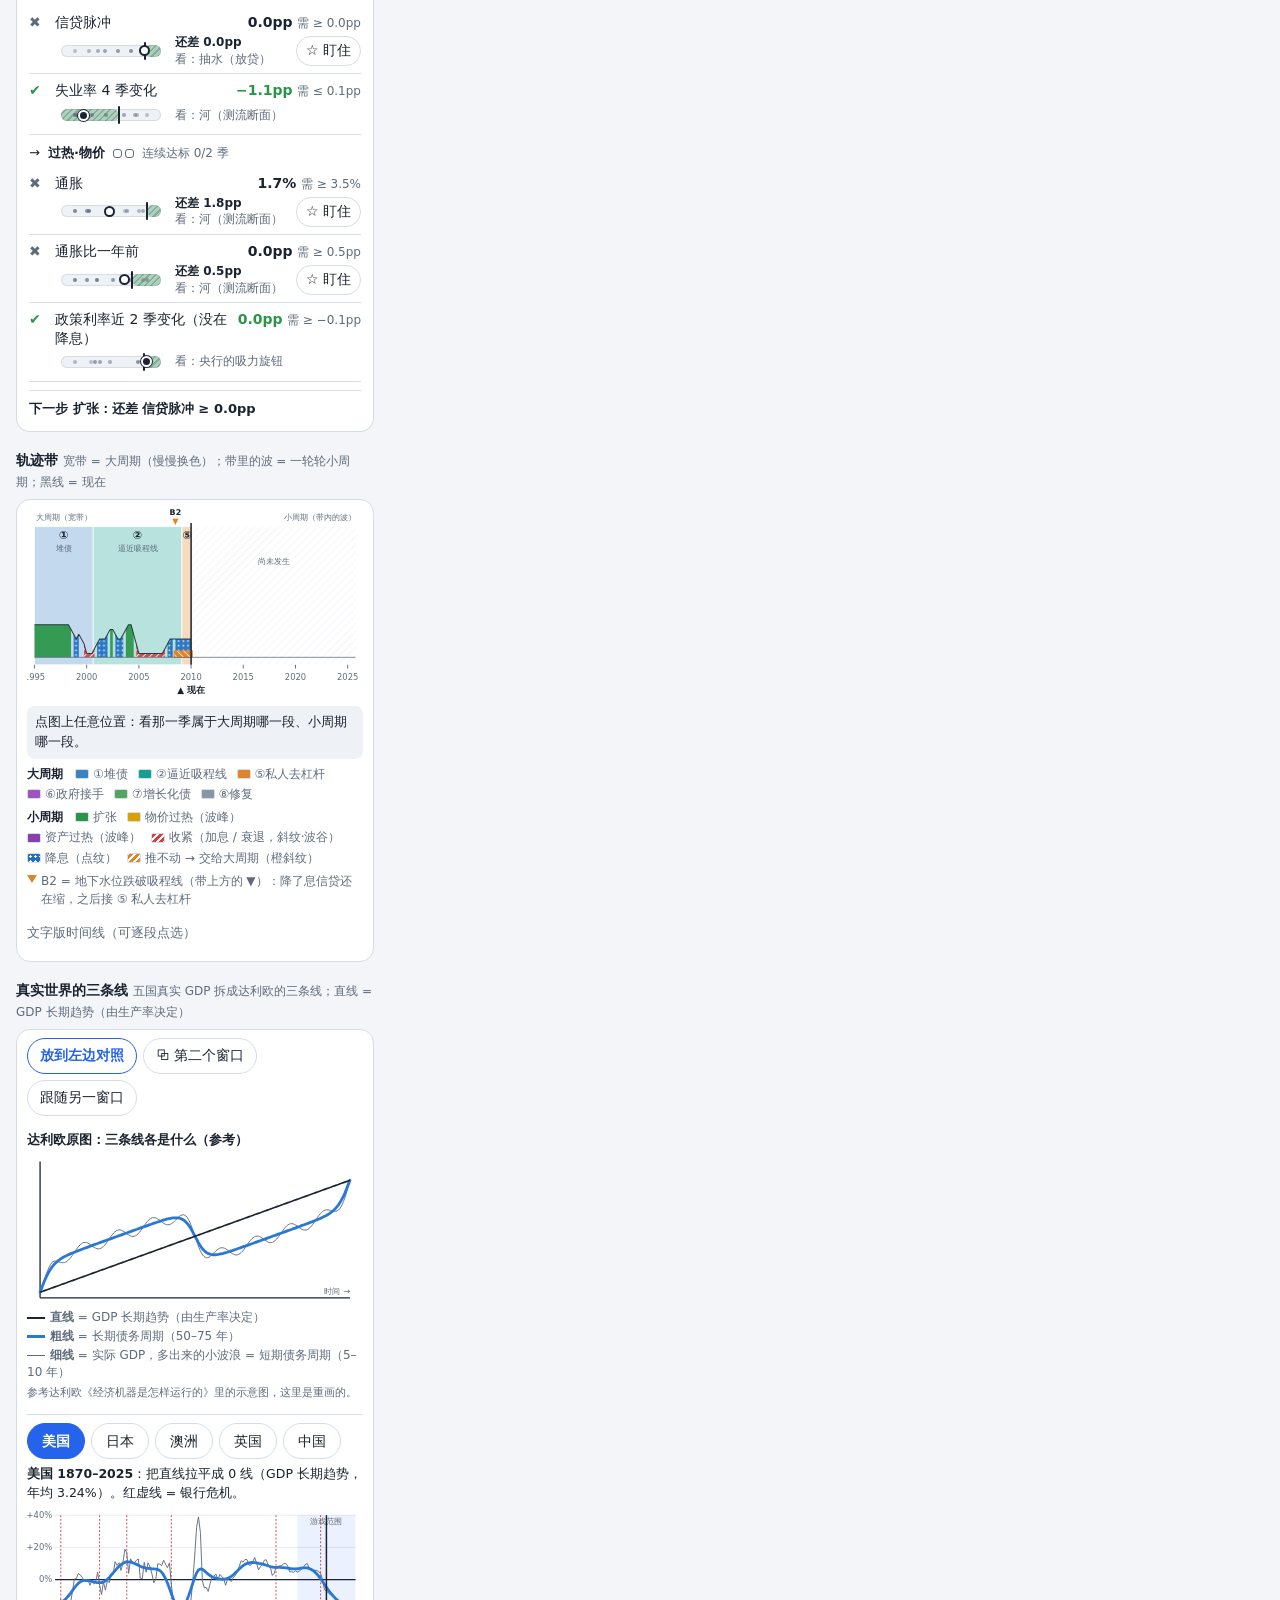
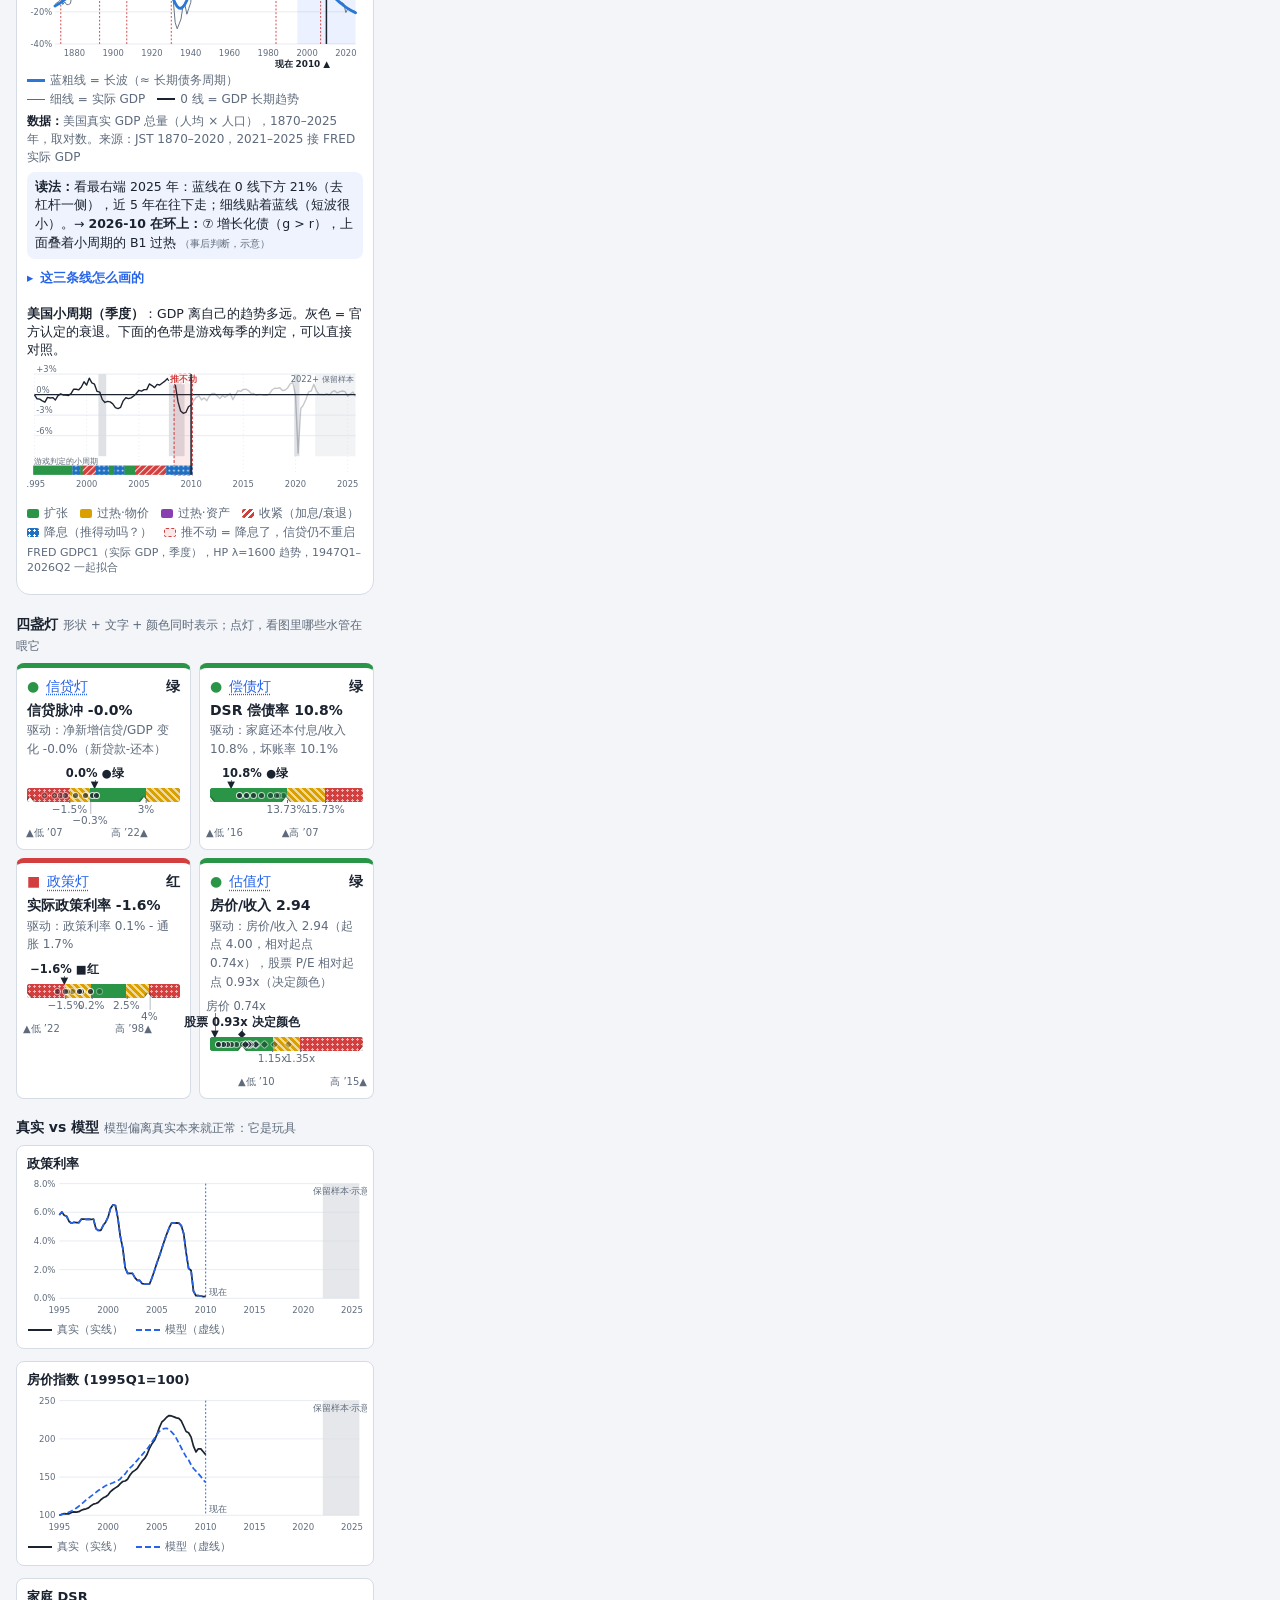
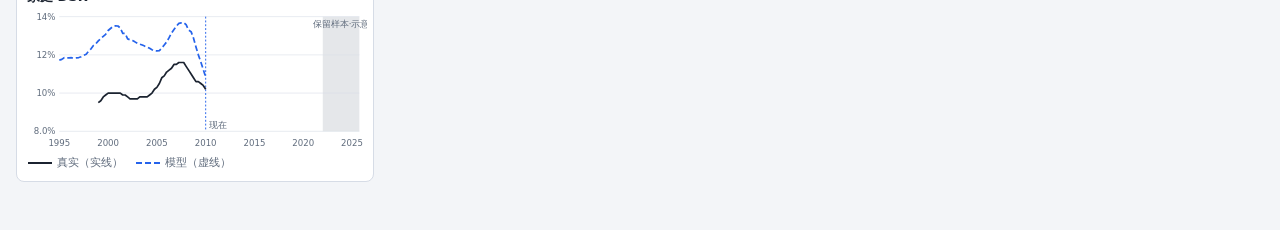
<file: tools/cycle-preview.html>
<!doctype html><html lang="zh-CN"><head><meta charset="utf-8"><meta name="viewport" content="width=device-width, initial-scale=1">
<link rel="stylesheet" href="../assets/css/app.css"><link rel="stylesheet" href="../assets/css/panels.css"><link rel="stylesheet" href="../assets/css/cycle.css">
<style>body{height:auto;overflow:visible}#box{padding:12px 16px}</style></head><body>
<div id="box"></div>
<script type="module">
// standalone render of the 周期 tab (no diagram) so a tall tab can be screenshotted: ?t=60&mode=history&theme=dark&w=390
//   &country=AUS  the AUS model;  &real=1  the dials / B2 card on REAL data (src/data/real/real-snapshot.js; the trail stays the model's)
import { createSim } from '../src/engine/sim.js';
import { US_Q } from '../src/data/us-quarterly.js';
import { AUS_Q } from '../src/data/countries/aus-quarterly.js';
import { render } from '../src/ui/tabs/cycle.js';
import { initConcepts } from '../src/ui/concepts.js';
const q = new URLSearchParams(location.search), t = +(q.get('t') || 60), mode = q.get('mode') || 'history';
const iso = (q.get('country') || 'USA').toUpperCase(), data = iso === 'AUS' ? AUS_Q : US_Q;
if (q.get('theme')) document.documentElement.dataset.theme = q.get('theme');
document.getElementById('box').style.width = (q.get('w') || 390) + 'px';
const sim = createSim({ data, mode, country: iso });
while (sim.t < t) sim.step();
let snap = sim.snapshot();
if (q.get('real') === '1') snap = (await import('../src/data/real/real-snapshot.js')).realSnapshot(iso, t) || snap;
initConcepts({ sim, getSnap: () => snap });
const ctx = { sim, snap, userSnap: null, real: data, openTerm() {} };
render(document.getElementById('box'), ctx);
window.__done = true;
</script></body></html>
</file>
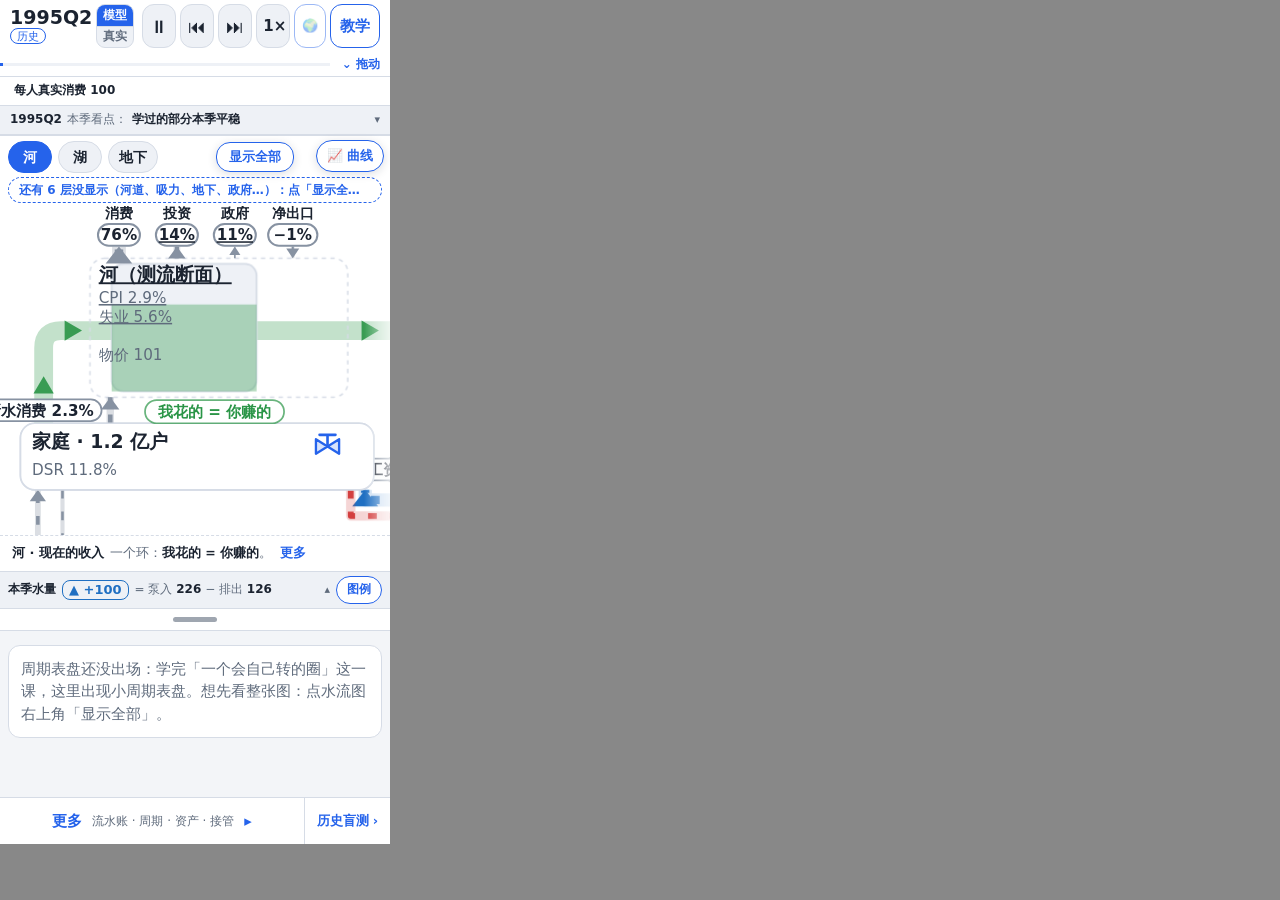
<file: tools/frame.html>
<!doctype html><body style="margin:0;background:#888"><script>
const q=new URLSearchParams(location.search);const w=q.get('w')||390,h=q.get('h')||844;const src=q.get('src')||'../';q.delete('w');q.delete('h');q.delete('src');
document.write(`<iframe src="${src}?${q}" style="width:${w}px;height:${h}px;border:0;display:block"></iframe>`);</script></body>
</file>
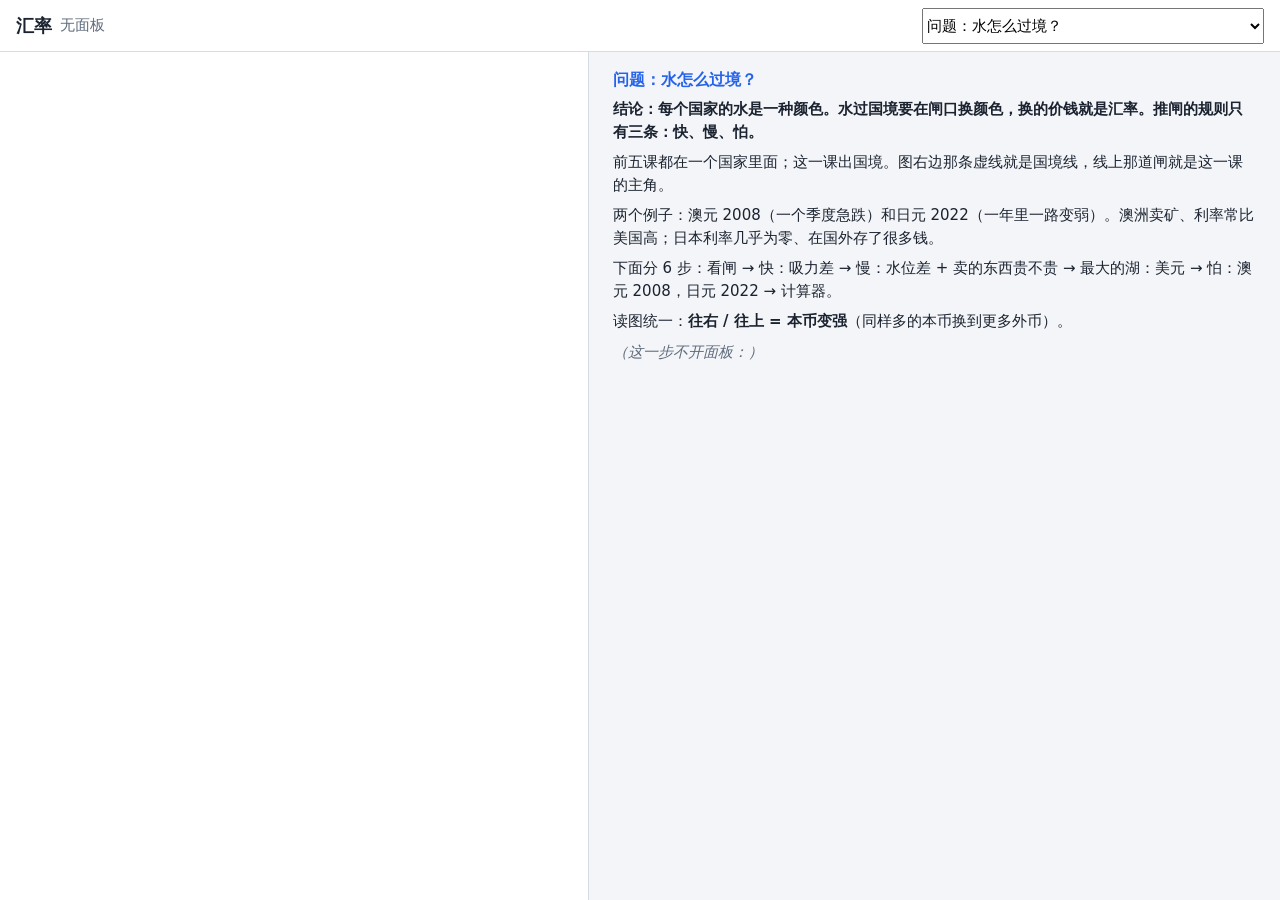
<file: tools/fx-lab-demo.html>
<!doctype html>
<html lang="zh-CN" data-theme="light"><head><meta charset="utf-8"><meta name="viewport" content="width=device-width,initial-scale=1,viewport-fit=cover">
<title>FX panels demo</title>
<link rel="icon" href="data:,">
<link rel="stylesheet" href="../assets/css/app.css">
<link rel="stylesheet" href="../assets/css/fx-lab.css">
<style>
  /* mimics the app shell: phone = panel on top (the diagram's height), lesson text below; >=768px = panel in the diagram column, text on the right */
  html, body { height: 100%; }
  .demo { height: 100dvh; display: flex; flex-direction: column; }
  .demo-top { flex: none; display: flex; align-items: center; gap: 8px; min-height: 52px; padding: 4px 16px; background: var(--surface); border-bottom: 1px solid var(--border); }
  .demo-top b { font-size: 18px; }
  .demo-top select { margin-left: auto; min-height: 36px; font: inherit; }
  .demo-main { flex: 1; min-height: 0; display: flex; flex-direction: column; }
  #host { flex: none; height: min(calc(100vw * 1.38), 56dvh); background: var(--surface); border-bottom: 1px solid var(--border); overflow: hidden; }
  #host > .fxp { height: 100%; }
  #card { flex: 1; min-height: 0; overflow-y: auto; padding: 12px 16px; background: var(--bg); }
  #card h3 { margin: 0 0 6px; font-size: 16px; color: var(--accent); }
  #card p { margin: 0 0 8px; }
  #card .nopanel { color: var(--muted); font-style: italic; }
  @media (min-width: 768px) {
    .demo-main { display: grid; grid-template-columns: minmax(400px, min(46%, 620px)) 1fr; grid-template-rows: minmax(0, 1fr); }
    #host { height: auto; border-bottom: 0; border-right: 1px solid var(--border); }
    #card { padding: 16px 24px; }
  }
</style></head>
<body>
<div class="demo">
  <div class="demo-top"><b>汇率</b><span class="muted" id="where"></span><select id="pick" aria-label="步"></select></div>
  <div class="demo-main"><div id="host"></div><div id="card"></div></div>
</div>
<script type="module">
// tools/fx-lab-demo.html?step=N (lesson step, 0..7) or ?panel=<id>[&preset=audcny]; &theme=dark; &unmount=1 (mount, then unmount: test hook)
window.__errs = [];
addEventListener('error', e => window.__errs.push(String(e.message)));
addEventListener('unhandledrejection', e => window.__errs.push(String(e.reason)));
const q = new URLSearchParams(location.search);
if (q.get('theme')) document.documentElement.dataset.theme = q.get('theme');
const { mountFxPanel, unmountFxPanel, FX_PANELS } = await import('../src/ui/fx-lab.js');
const { LESSON_FX } = await import('../src/data/lesson-fx.js');
const host = document.getElementById('host'), card = document.getElementById('card'), pick = document.getElementById('pick');
const rich = s => String(s).replace(/[&<>]/g, c => ({ '&': '&amp;', '<': '&lt;', '>': '&gt;' }[c])).replace(/\*\*(.+?)\*\*/g, '<b>$1</b>');
pick.innerHTML = LESSON_FX.steps.map((s, i) => `<option value="${i}">${s.title}</option>`).join('');
function show(i, panelOverride) {
  const st = LESSON_FX.steps[i];
  const spec = panelOverride || st.panel;
  unmountFxPanel();
  const root = spec ? mountFxPanel(host, spec) : null;
  card.innerHTML = `<h3>${st.title}</h3>` + st.text.map(t => `<p>${rich(t)}</p>`).join('') +
    (spec ? '' : `<p class="nopanel">（这一步${st.map ? '打开世界地图' : '不开面板'}：${st.map ? 'map ' + JSON.stringify(st.map) : ''}）</p>`);
  document.getElementById('where').textContent = spec ? spec.id + (spec.preset ? ' · ' + spec.preset : '') : '无面板';
  pick.value = String(i);
  window.__mounted = !!root;
}
pick.addEventListener('change', () => show(+pick.value));
let i = +(q.get('step') || 0), ov = null;
if (q.get('panel')) { ov = { id: q.get('panel') }; if (q.get('preset')) ov.preset = q.get('preset'); i = Math.max(0, LESSON_FX.steps.findIndex(s => s.panel && s.panel.id === ov.id)); }
show(i, ov);
if (q.get('unmount') === '1') unmountFxPanel();
window.__fx = { mountFxPanel, unmountFxPanel, FX_PANELS, LESSON_FX, show };
window.__done = true;
</script>
</body></html>
</file>
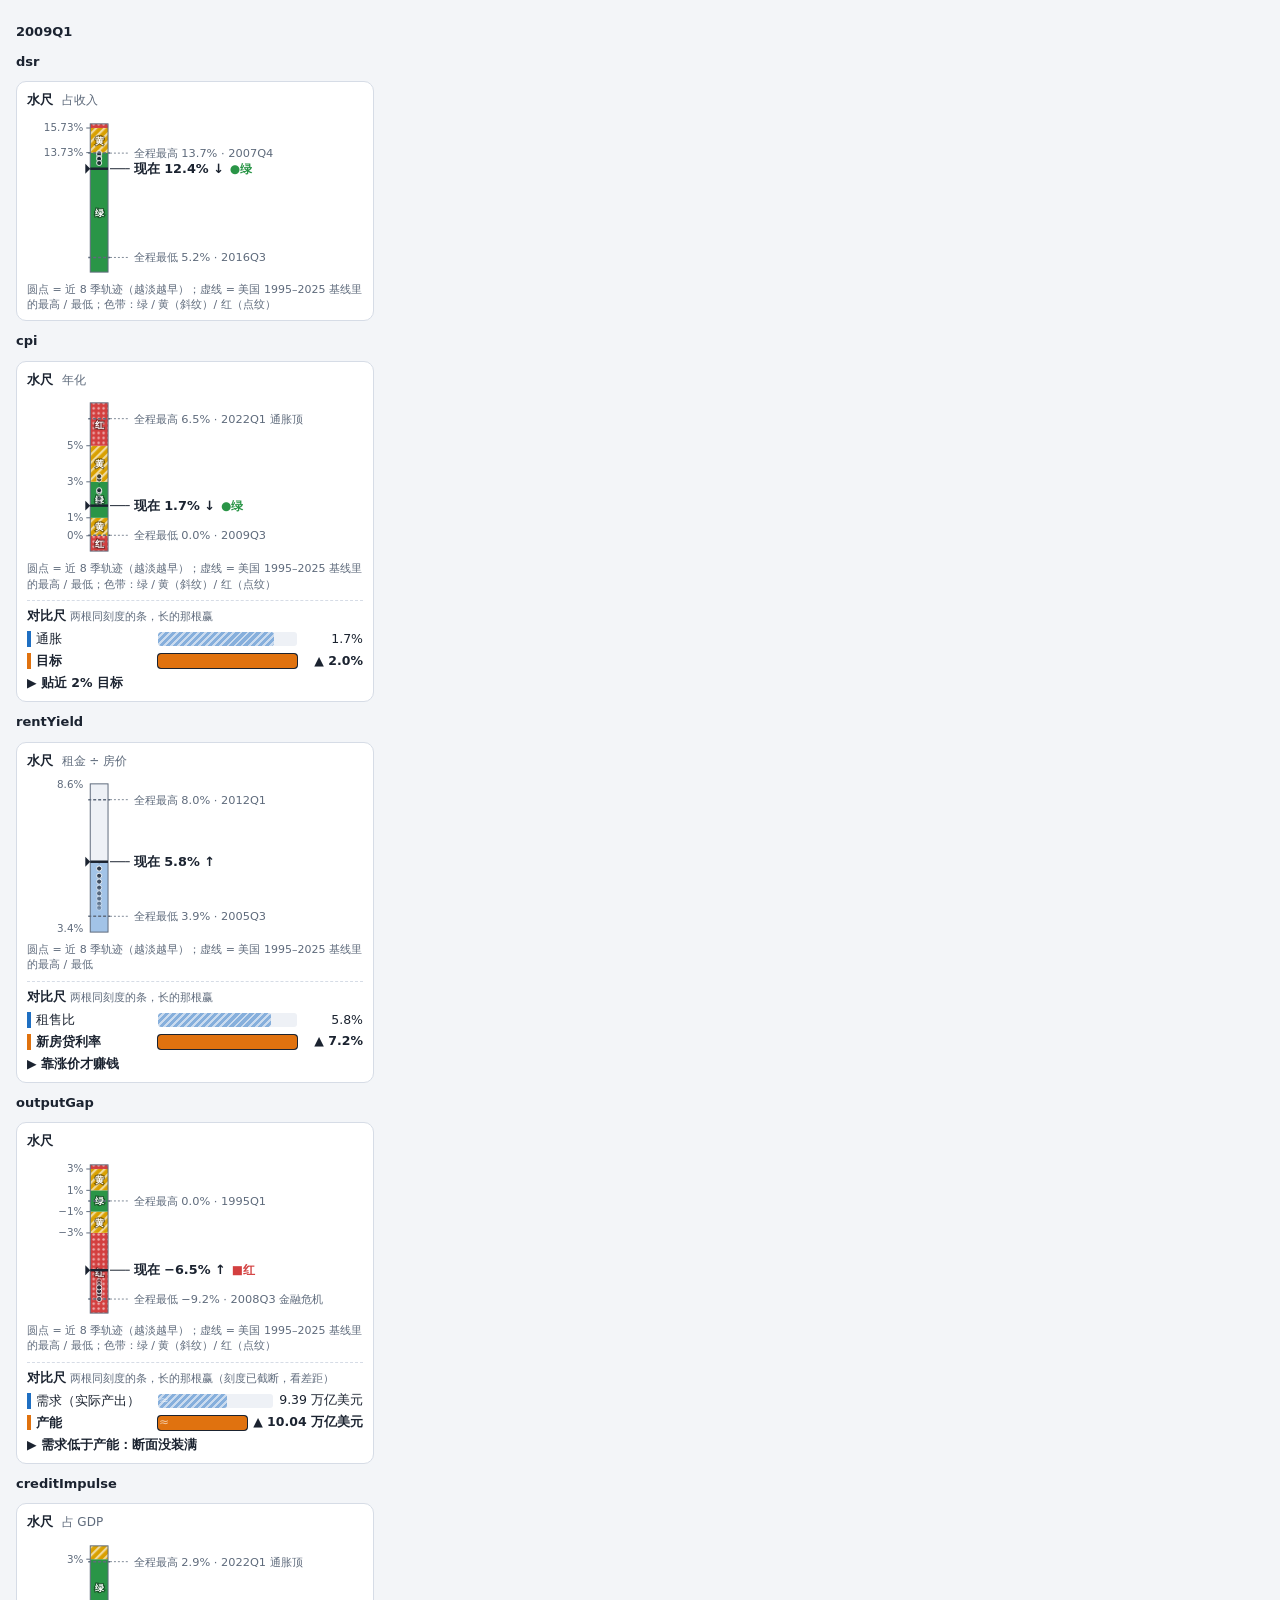
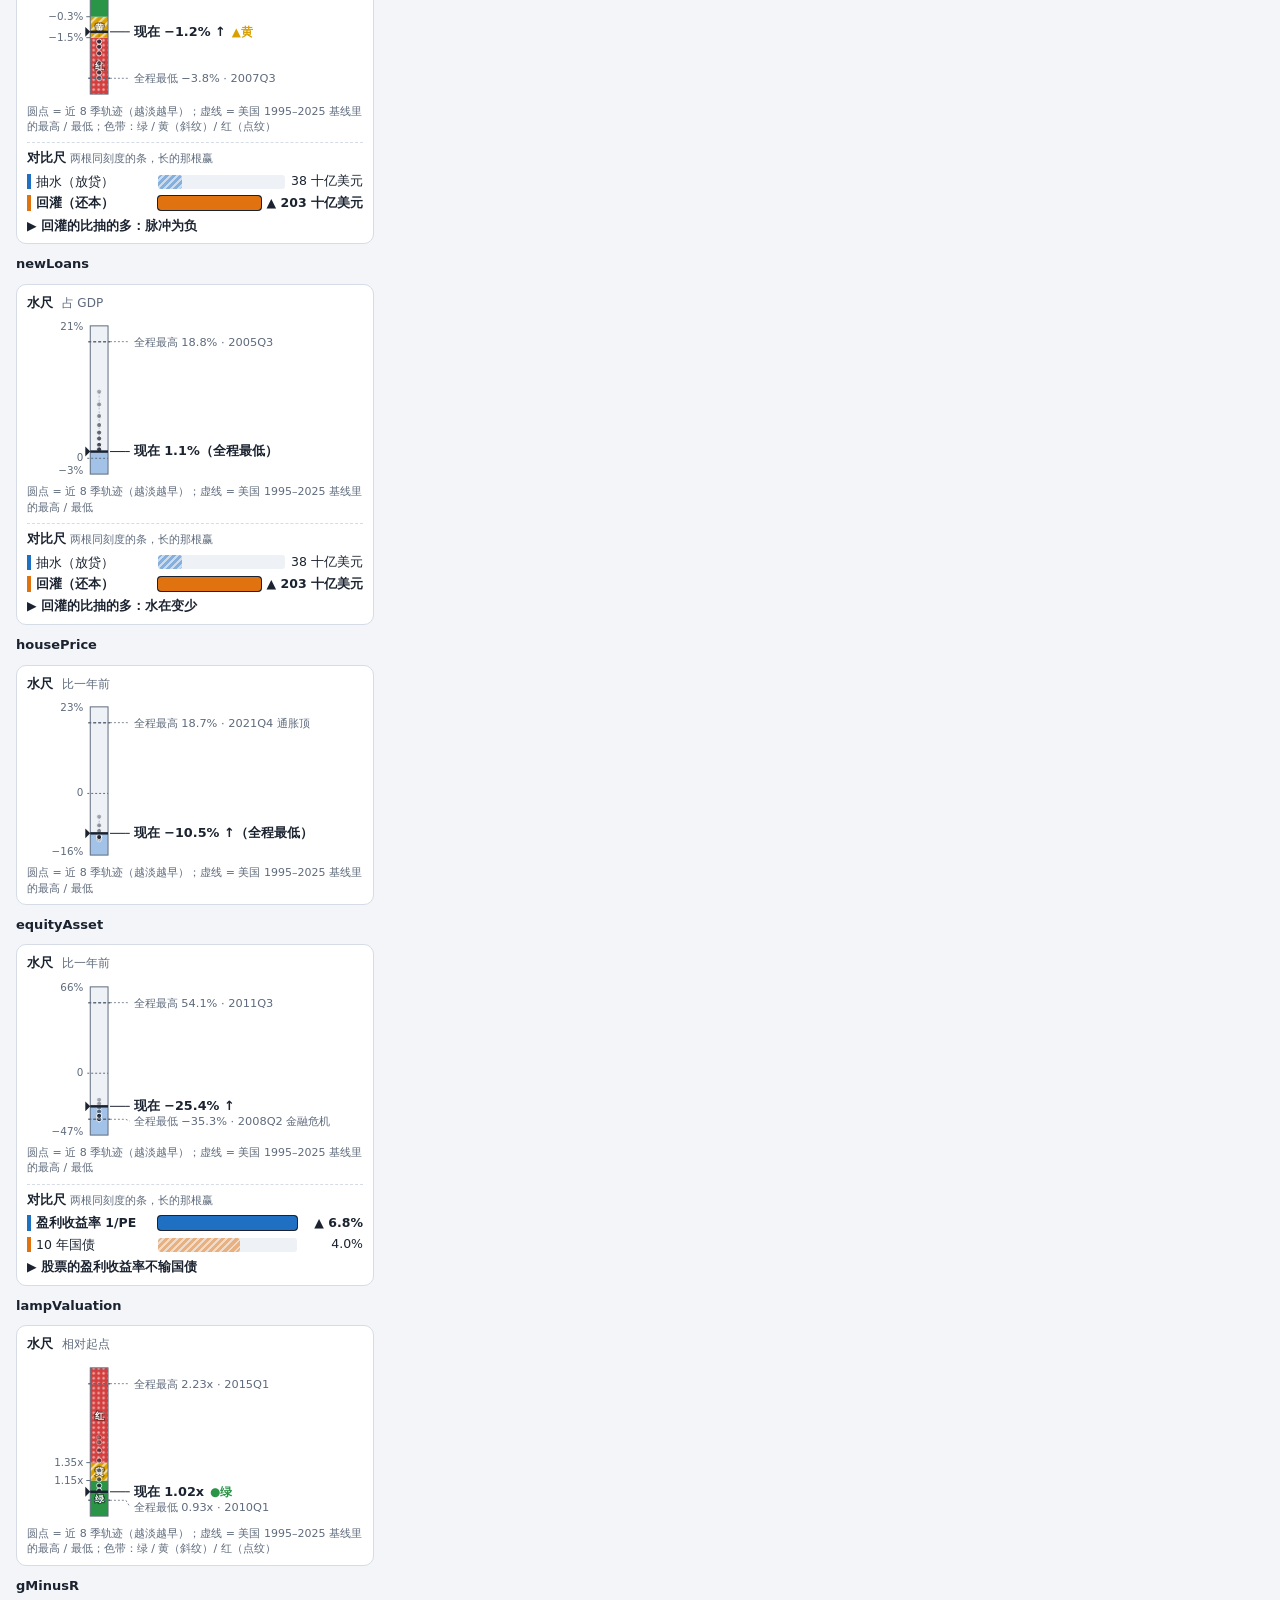
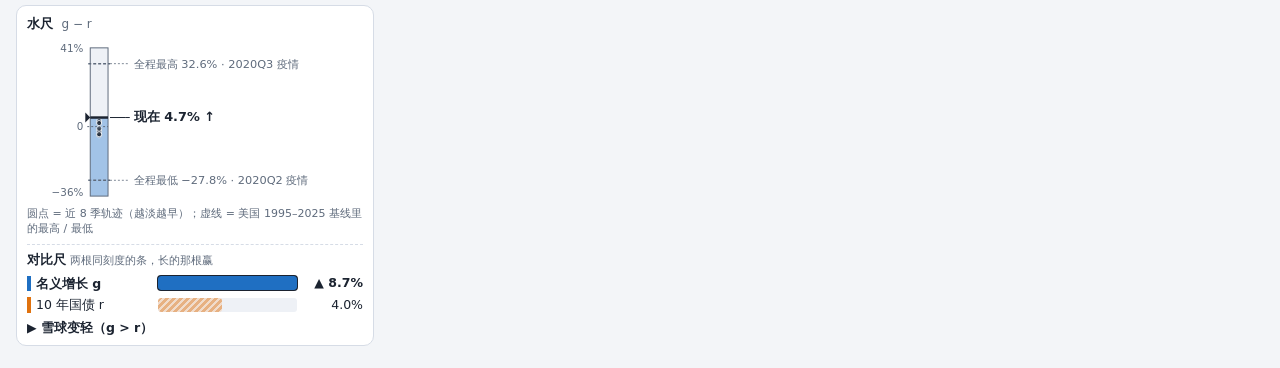
<file: tools/gauge-preview.html>
<!doctype html><html lang="zh-CN"><head><meta charset="utf-8"><meta name="viewport" content="width=device-width, initial-scale=1">
<link rel="stylesheet" href="../assets/css/app.css">
<style>body{height:auto;overflow:visible}#box{padding:12px 16px}.card{margin:0 0 14px}h4{margin:10px 0 0;font-size:13px}</style></head><body>
<div id="box"></div>
<script type="module">
// preview of gauge.js: ?t=56&ids=dsr,cpi,rentYield&mode=history|free|town&theme=dark&w=390&lamps=1
import { createSim } from '../src/engine/sim.js';
import { US_Q } from '../src/data/us-quarterly.js';
import { gaugeHtml, lampBarHtml } from '../src/ui/gauge.js';
const q = new URLSearchParams(location.search), t = +(q.get('t') || 56), mode = q.get('mode') || 'history';
if (q.get('theme')) document.documentElement.dataset.theme = q.get('theme');
document.getElementById('box').style.width = (q.get('w') || 390) + 'px';
const sim = mode === 'town' ? createSim({ scenario: 'town' }) : createSim({ data: US_Q, mode });
while (sim.t < t) sim.step();
const snap = sim.snapshot();
const ids = (q.get('ids') || 'dsr,cpi,rentYield,outputGap,creditImpulse,newLoans,housePrice,equityAsset,lampValuation,gMinusR').split(',');
let h = `<h4>${snap.date}</h4>`;
if (q.get('lamps')) h += ['credit', 'debtService', 'policy', 'valuation'].map(k => `<div class="card lp lp-${snap.lights[k].level}" style="border:1px solid var(--border);padding:8px;border-radius:8px"><b>${k}</b> ${snap.lights[k].driver}${lampBarHtml(k, snap, sim)}</div>`).join('');
else h += ids.map(id => `<h4>${id}</h4>` + gaugeHtml(id, snap, sim)).join('');
document.getElementById('box').innerHTML = h;
window.__done = true;
</script></body></html>
</file>
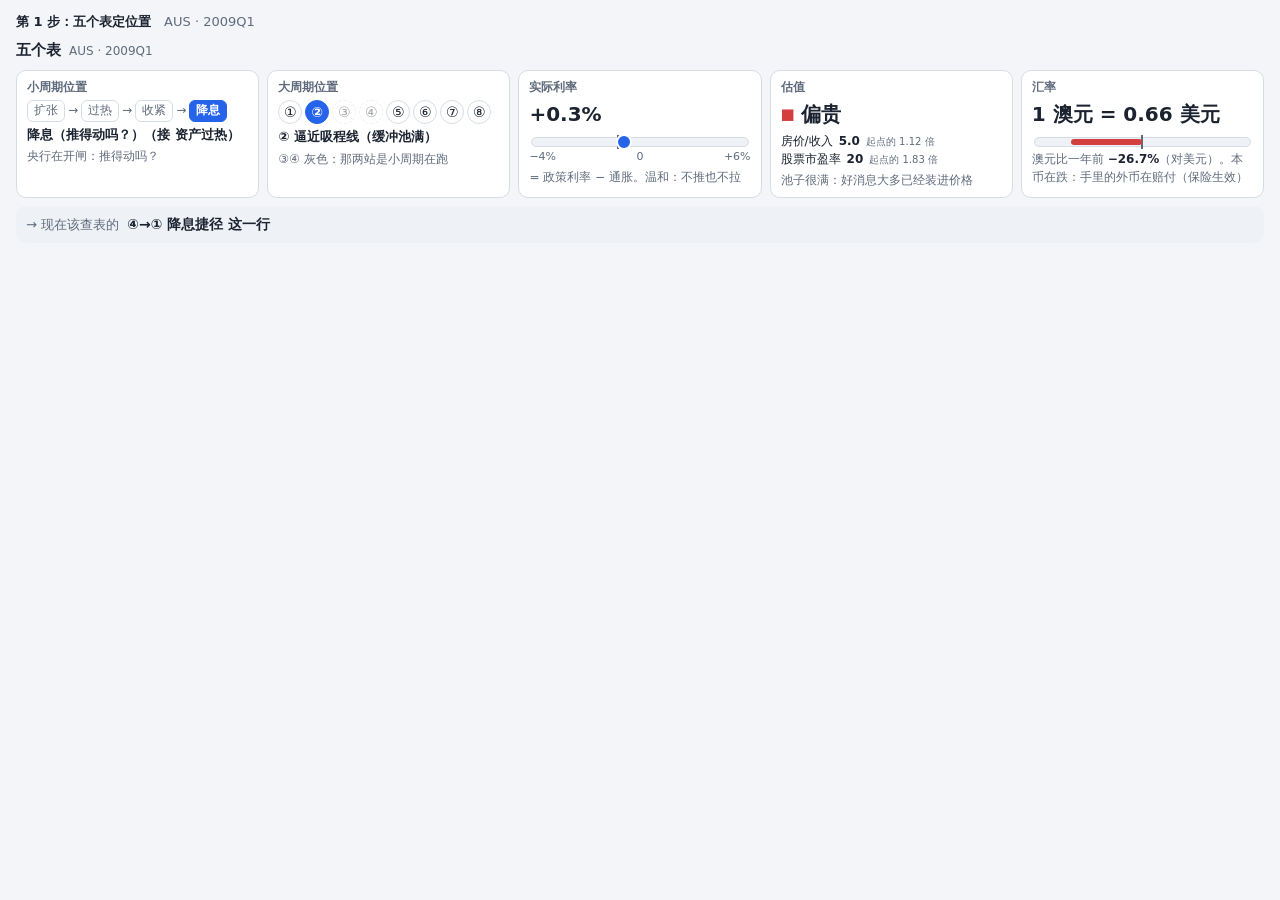
<file: tools/investor-lab-demo.html>
<!doctype html>
<html lang="zh-CN" data-theme="light">
<head>
<meta charset="utf-8">
<meta name="viewport" content="width=device-width, initial-scale=1, viewport-fit=cover">
<title>投资者 lab demo</title>
<link rel="stylesheet" href="../assets/css/app.css">
<link rel="stylesheet" href="../assets/css/investor-lab.css">
<style>
  /* demo shell: ?host=right mimics the iPad right panel (the diagram takes the left 46%), ?host=full uses the whole width */
  html, body { margin: 0; background: var(--bg); color: var(--text); font-family: system-ui, -apple-system, "PingFang SC", "Microsoft YaHei", sans-serif; }
  .dm { display: grid; grid-template-columns: 1fr; min-height: 100dvh; }
  .dm.right { grid-template-columns: minmax(400px, min(46%, 620px)) 1fr; }
  .dm-left { display: none; border-right: 1px solid var(--border); padding: 16px; color: var(--muted); font-size: 13px; }
  .dm.right .dm-left { display: block; }
  .dm-main { padding: 12px 16px 24px; min-width: 0; }
  .dm-step { margin: 0 0 8px; font-size: 13px; color: var(--muted); }
  .dm-step b { color: var(--text); }
  #host { min-width: 0; }
  #result { display: none; }
</style>
</head>
<body>
<div class="dm" id="dm">
  <aside class="dm-left" id="dm-left">水流图的位置（demo 不画图）</aside>
  <main class="dm-main"><p class="dm-step" id="dm-step"></p><div id="host"></div></main>
</div>
<pre id="result"></pre>
<script type="module">
// Query: panel=<id> (default gauges) | selftest=1   host=right|full   theme=light|dark   iso=AUS|USA   date=2009Q1
// selftest mounts + unmounts every panel in turn, follows the sim one quarter on the gauges, and writes a JSON report into #result
// (read by tools/check_lesson_investor.mjs through headless Edge --dump-dom).
const errors = [];
addEventListener('error', e => errors.push(String(e.message || e.error)));
addEventListener('unhandledrejection', e => errors.push('promise: ' + String(e.reason && (e.reason.stack || e.reason.message) || e.reason)));
const origErr = console.error; console.error = (...a) => { errors.push('console: ' + a.map(String).join(' ')); origErr(...a); };
const q = new URLSearchParams(location.search);
if (q.get('theme')) document.documentElement.dataset.theme = q.get('theme');
if (q.get('host') === 'right') document.getElementById('dm').classList.add('right');
const out = r => { document.getElementById('result').textContent = JSON.stringify(r); document.title = 'DONE'; };
try {
  const [{ createSim }, { setFlowContext }, lab, { LESSON_INVESTOR }, { COUNTRY_DATA }] = await Promise.all([
    import('../src/engine/sim.js'), import('../src/ui/flow.js'), import('../src/ui/investor-lab.js'),
    import('../src/data/lesson-investor.js'), import('../src/data/countries/index.js')]);
  const iso = q.get('iso') || LESSON_INVESTOR.country || 'USA';
  const data = await COUNTRY_DATA[iso]();
  const sim = createSim({ data, mode: 'history', country: iso });
  const date = q.get('date') || LESSON_INVESTOR.endDate;
  while (!sim.done && sim.snapshot().date !== date) sim.step();
  setFlowContext({ sim: () => sim });
  const host = document.getElementById('host');
  const stepOf = id => LESSON_INVESTOR.steps.find(s => s.panel && s.panel.id === id);
  const show = id => { const st = stepOf(id); document.getElementById('dm-step').innerHTML = st ? `<b>${st.title}</b>　${iso} · ${sim.snapshot().date}` : id; return lab.mountInvestorPanel(host, st ? st.panel : { id }); };
  const wait = ms => new Promise(r => setTimeout(r, ms));
  if (q.get('selftest') === '1') {
    const rep = { ids: lab.INVESTOR_PANEL_IDS, panels: {}, errors };
    for (const id of lab.INVESTOR_PANEL_IDS) {
      const e0 = errors.length, h = show(id);
      for (let k = 0; k < 40 && /正在取/.test(host.textContent); k++) await wait(100);   // async data (blind cards, FX)
      await wait(150);
      const el = host.querySelector('.ivl');
      const r = { mounted: !!(h && el && el.dataset.panel === id), text: (el?.textContent || '').replace(/\s+/g, ' ').trim(), svgs: el ? el.querySelectorAll('svg').length : 0,
        w: el ? el.scrollWidth : 0, cw: el ? el.clientWidth : 0 };
      if (id === 'gauges') {   // follow the sim: one more quarter must show up on the gauges
        const d0 = sim.snapshot().date; sim.step(); await wait(900);
        r.followed = host.textContent.includes(sim.snapshot().date) && sim.snapshot().date !== d0; r.follow = [d0, sim.snapshot().date];
      }
      if (id === 'assetTable') { const tr = el?.querySelector('tr[data-id="b2"]'); tr?.click(); r.clicked = !!el?.querySelector('tr.sel[data-id="b2"]'); }
      if (id === 'realRate') { const inp = el?.querySelector('input[type=range]'); if (inp) { inp.value = '0.03'; inp.dispatchEvent(new Event('input', { bubbles: true })); } r.slid = (el?.querySelector('.ivl-val')?.textContent || ''); }
      if (id === 'timeline') { el?.querySelector('[data-act="yr"][data-y="2005"]')?.click(); r.yr = el?.querySelector('.ivl-now b')?.textContent || ''; }
      if (id === 'priced') { el?.querySelector('[data-act="extra"]')?.click(); r.extra = el?.querySelectorAll('.pd').length || 0; }
      if (id === 'blind') r.links = [...(el?.querySelectorAll('a[href]') || [])].map(a => a.getAttribute('href'));
      let host2 = null;
      if (id === 'realRate') {   // the lesson card rebuilds its HTML: mounting the same spec into a new host keeps the live panel
        host2 = document.createElement('div'); host.after(host2);
        lab.mountInvestorPanel(host2, stepOf(id).panel);
        r.reattached = !host.querySelector('.ivl') && host2.querySelector('.ivl .ivl-val')?.textContent === r.slid;
      }
      lab.unmountInvestorPanel();
      r.unmounted = !host.querySelector('.ivl') && host.children.length === 0 && (!host2 || host2.children.length === 0);
      if (host2) host2.remove();
      r.errors = errors.slice(e0);
      rep.panels[id] = r;
    }
    out(rep);
  } else {
    show(q.get('panel') || 'gauges');
    window.__ivl = { lab, sim, show };
    await wait(50);
    document.title = 'READY';
  }
} catch (e) { errors.push('boot: ' + (e.stack || e.message)); out({ boot: false, errors }); }
</script>
</body>
</html>
</file>
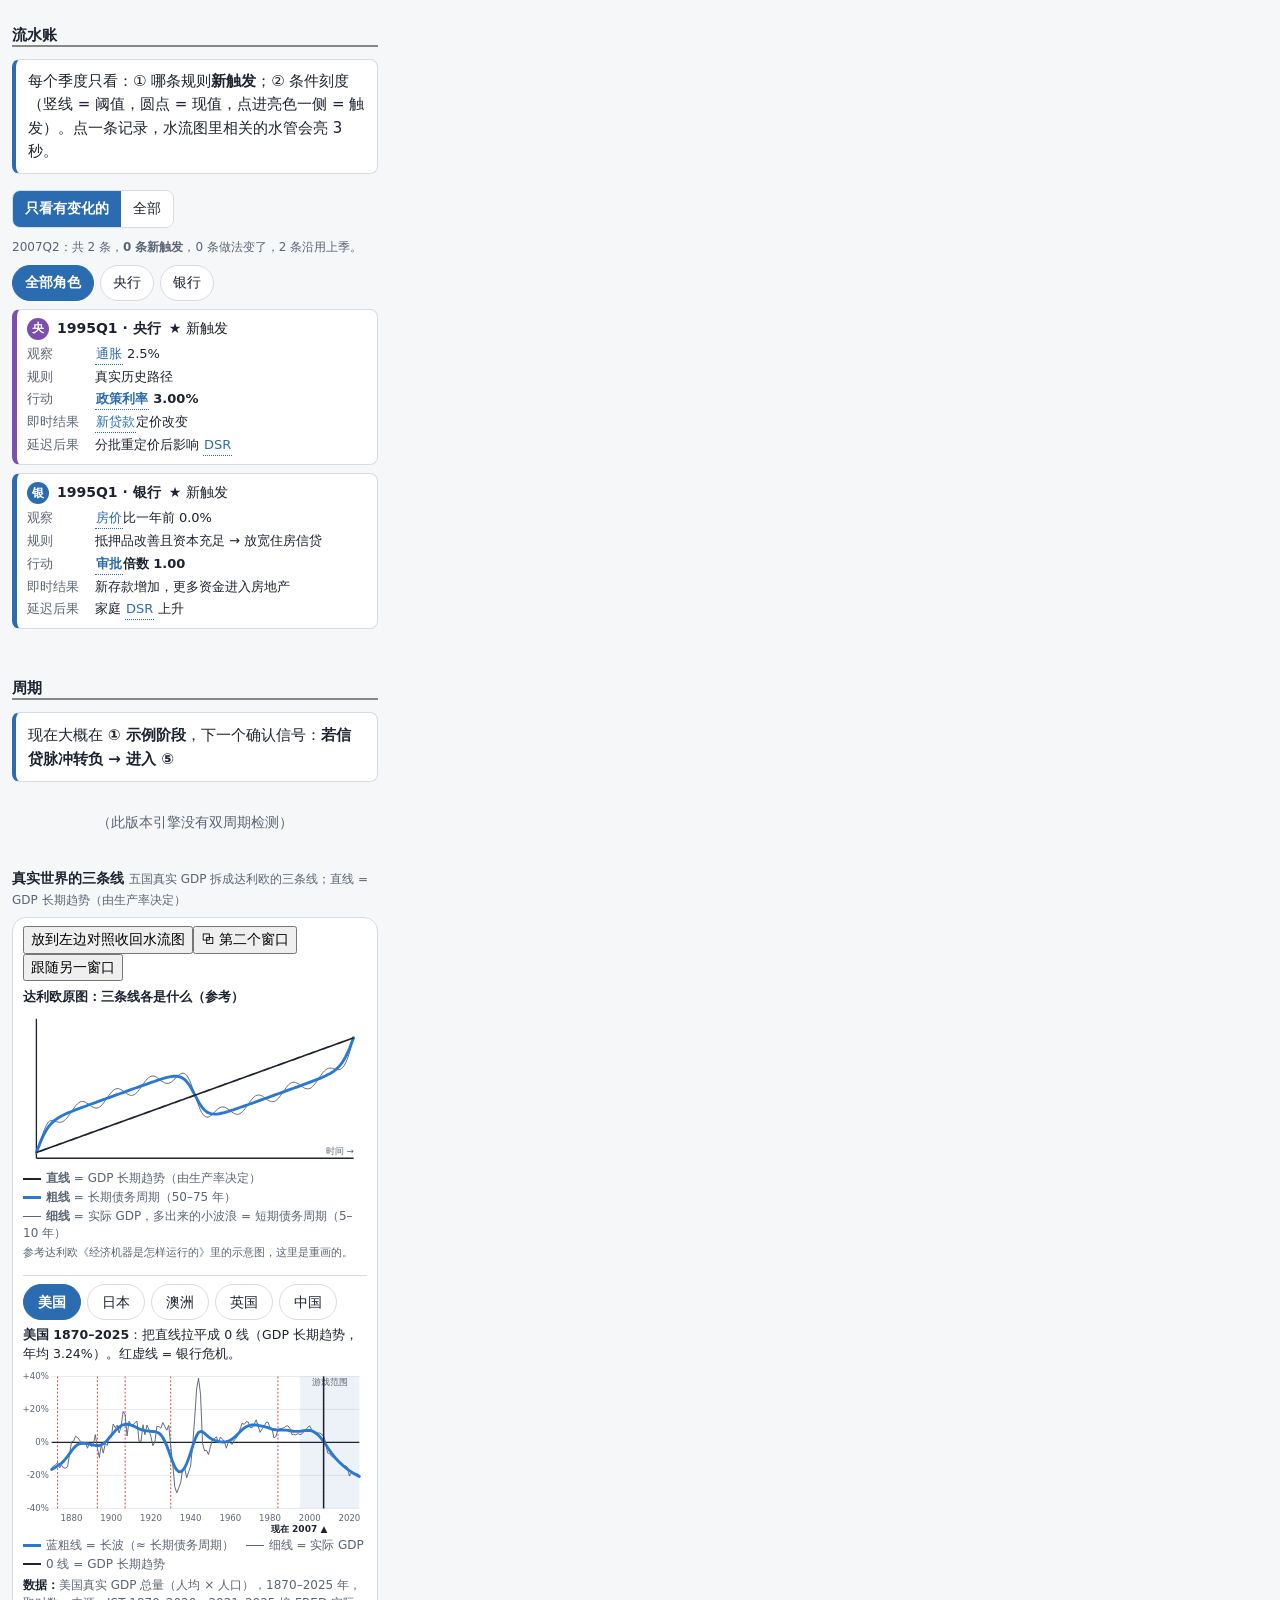
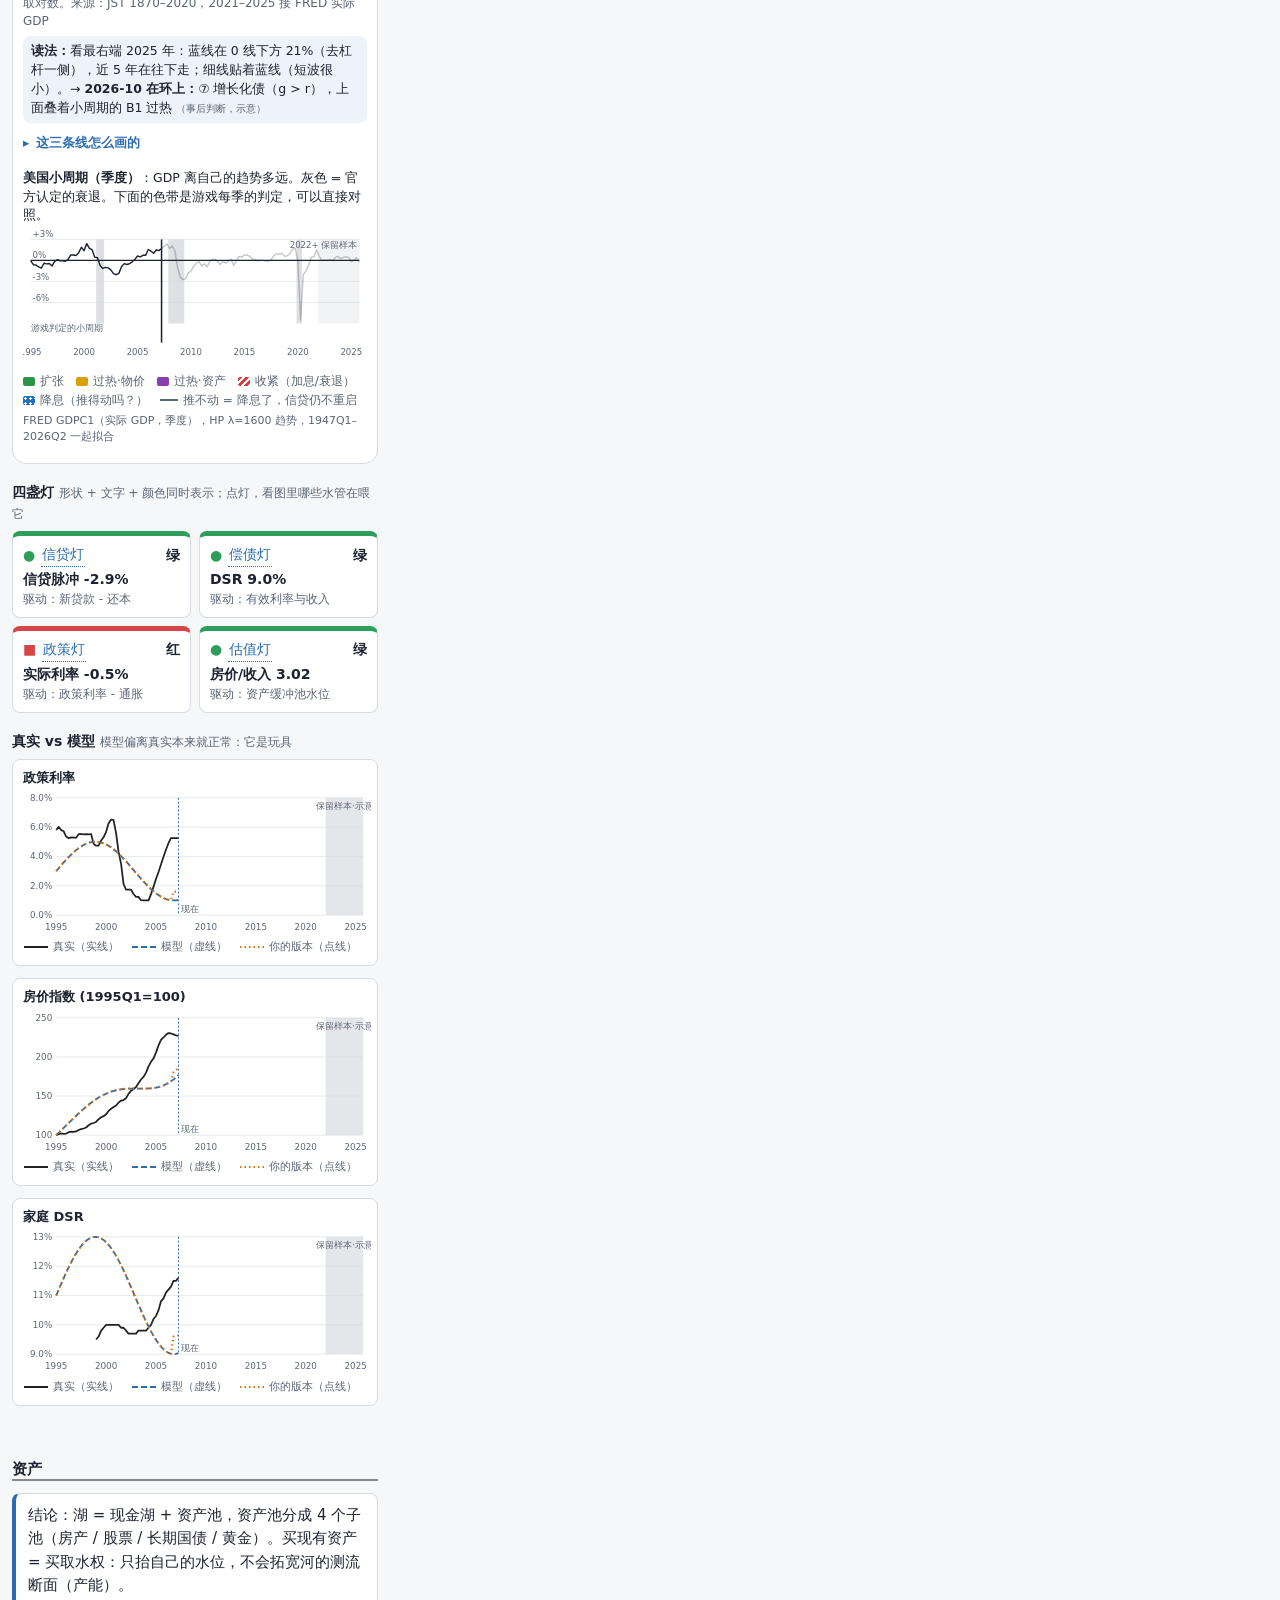
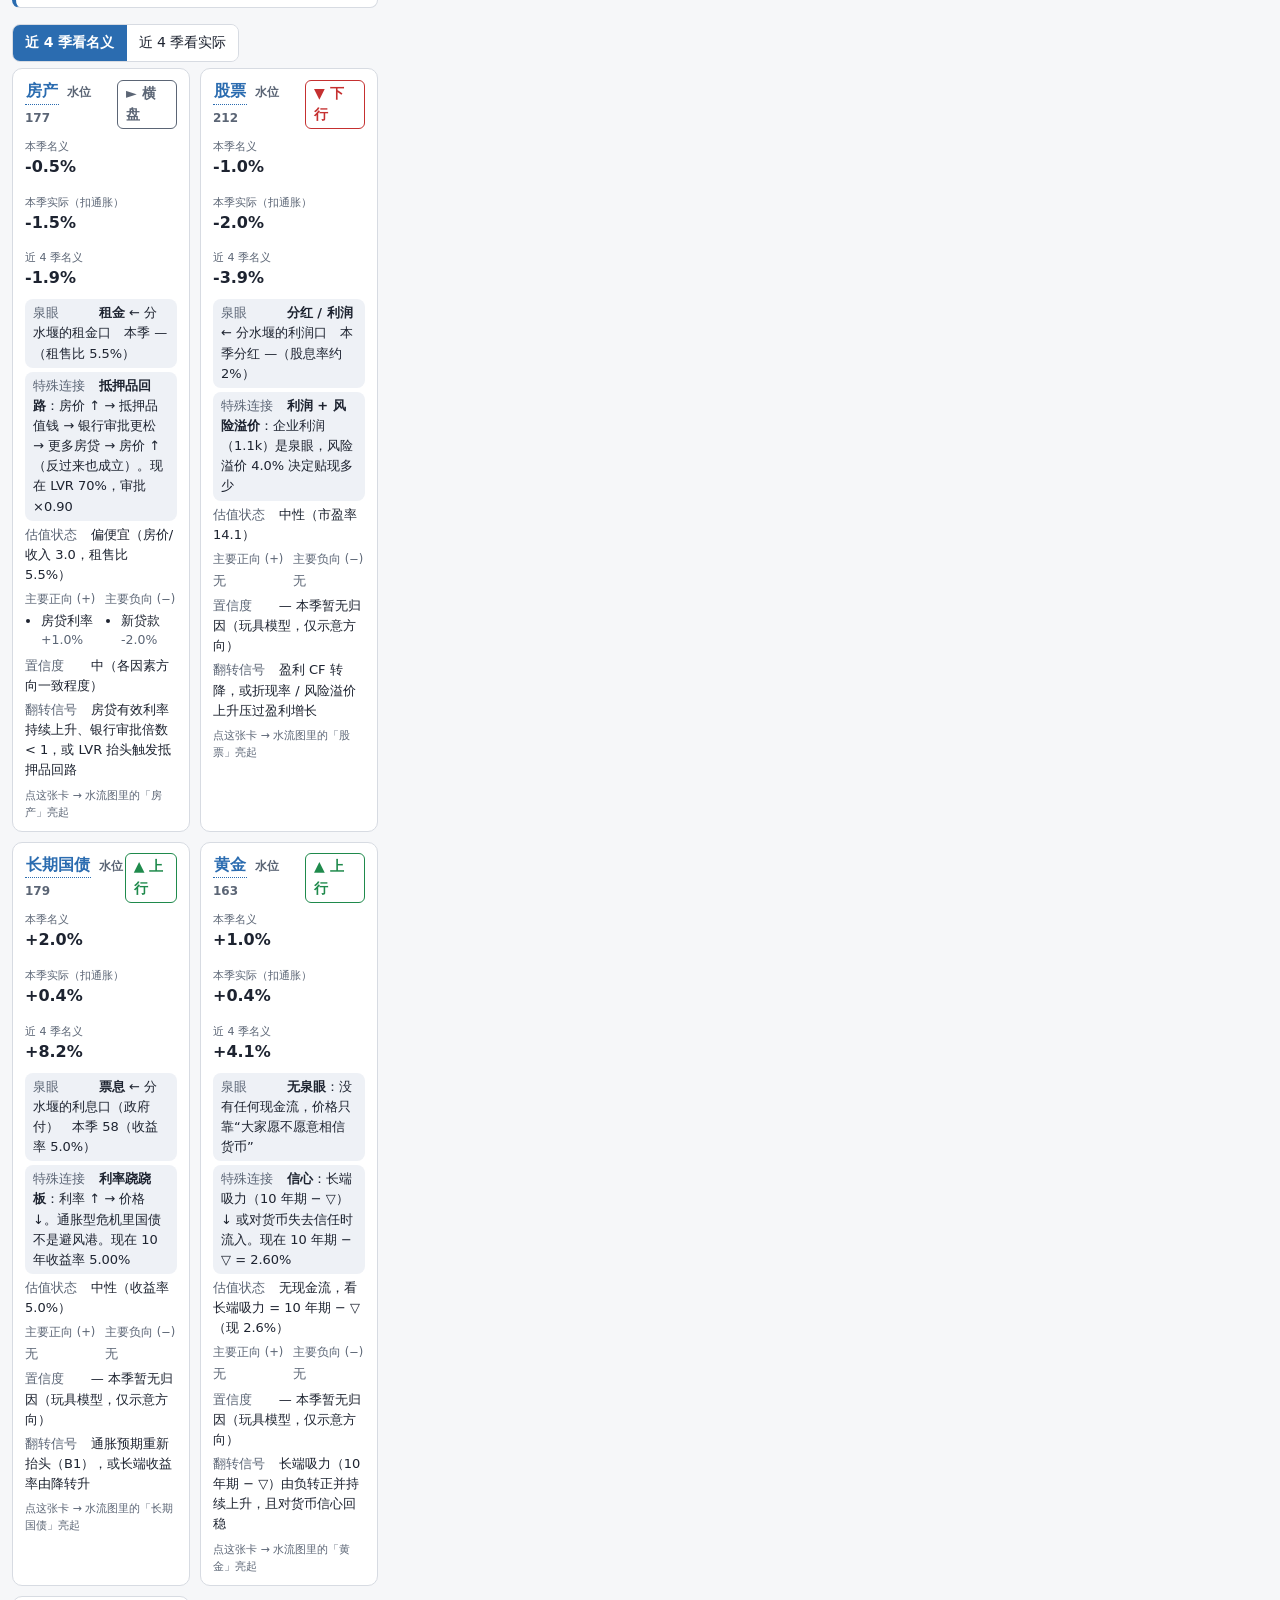
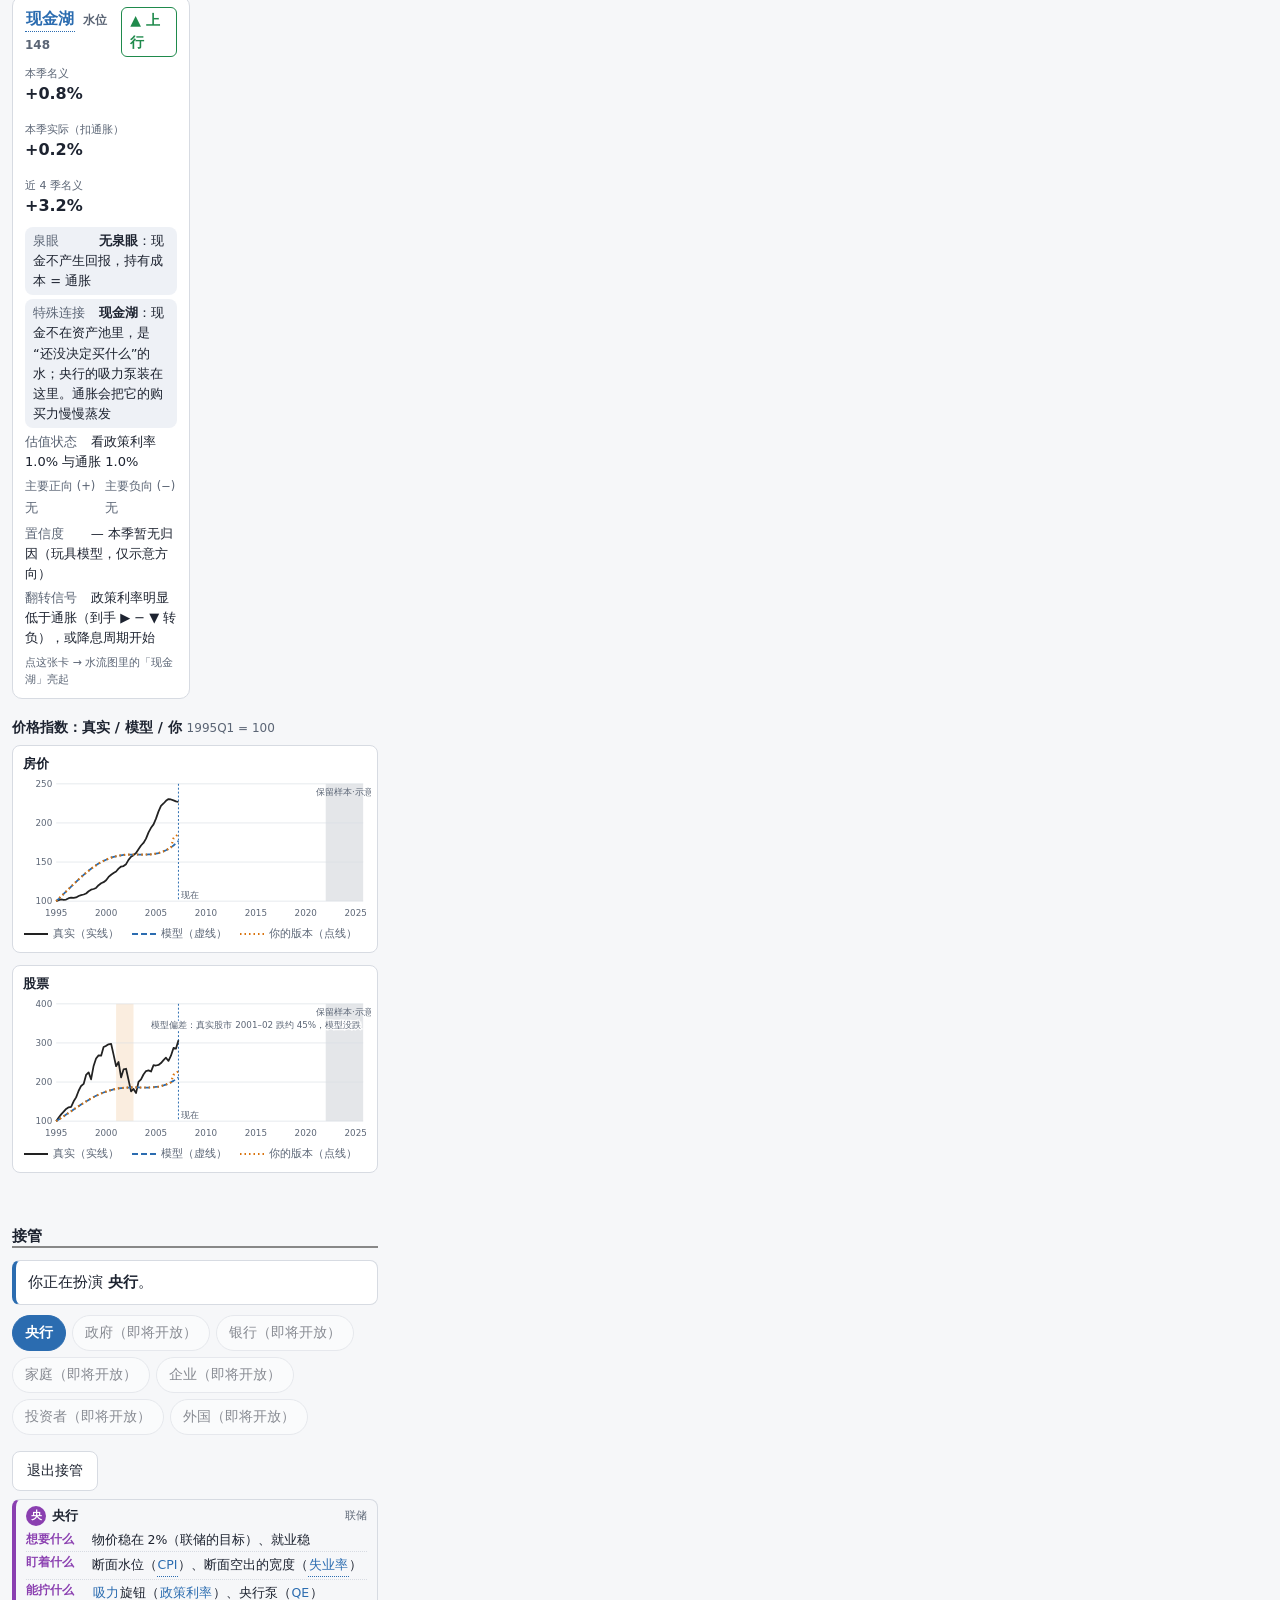
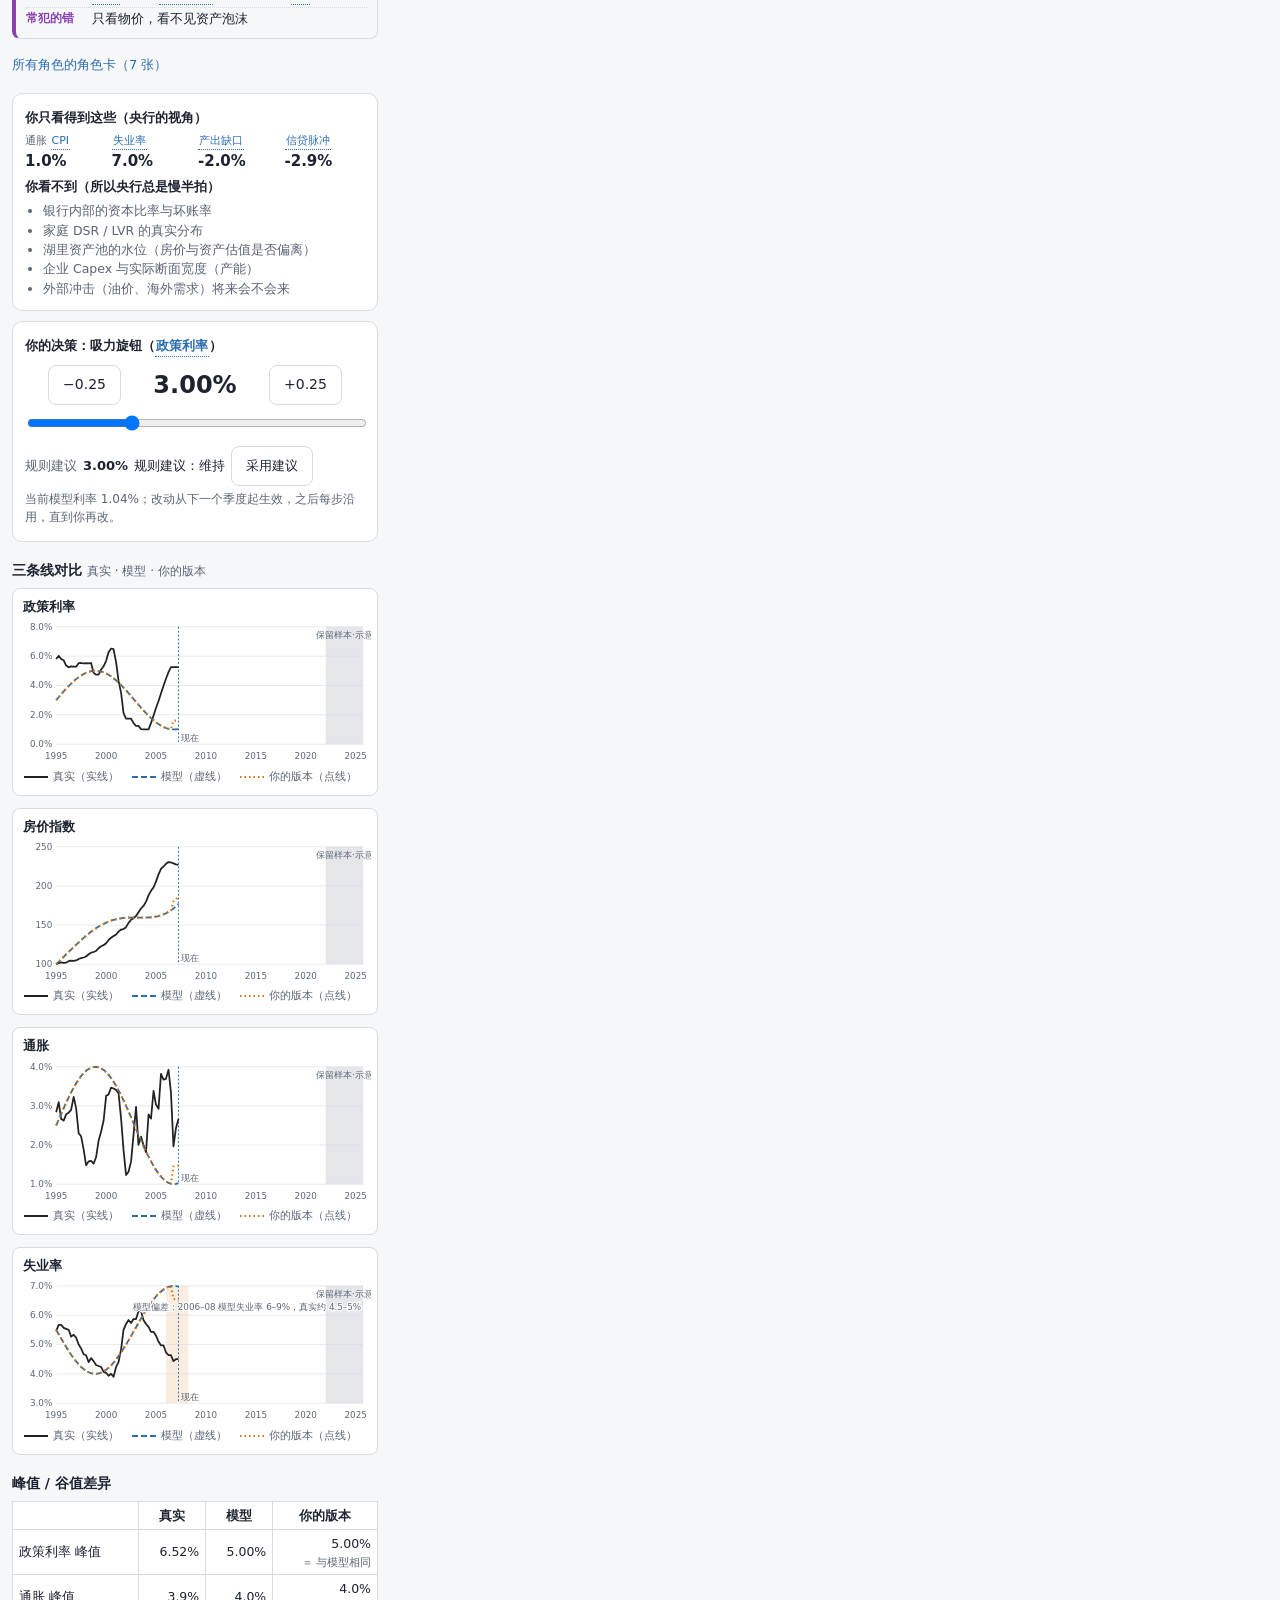
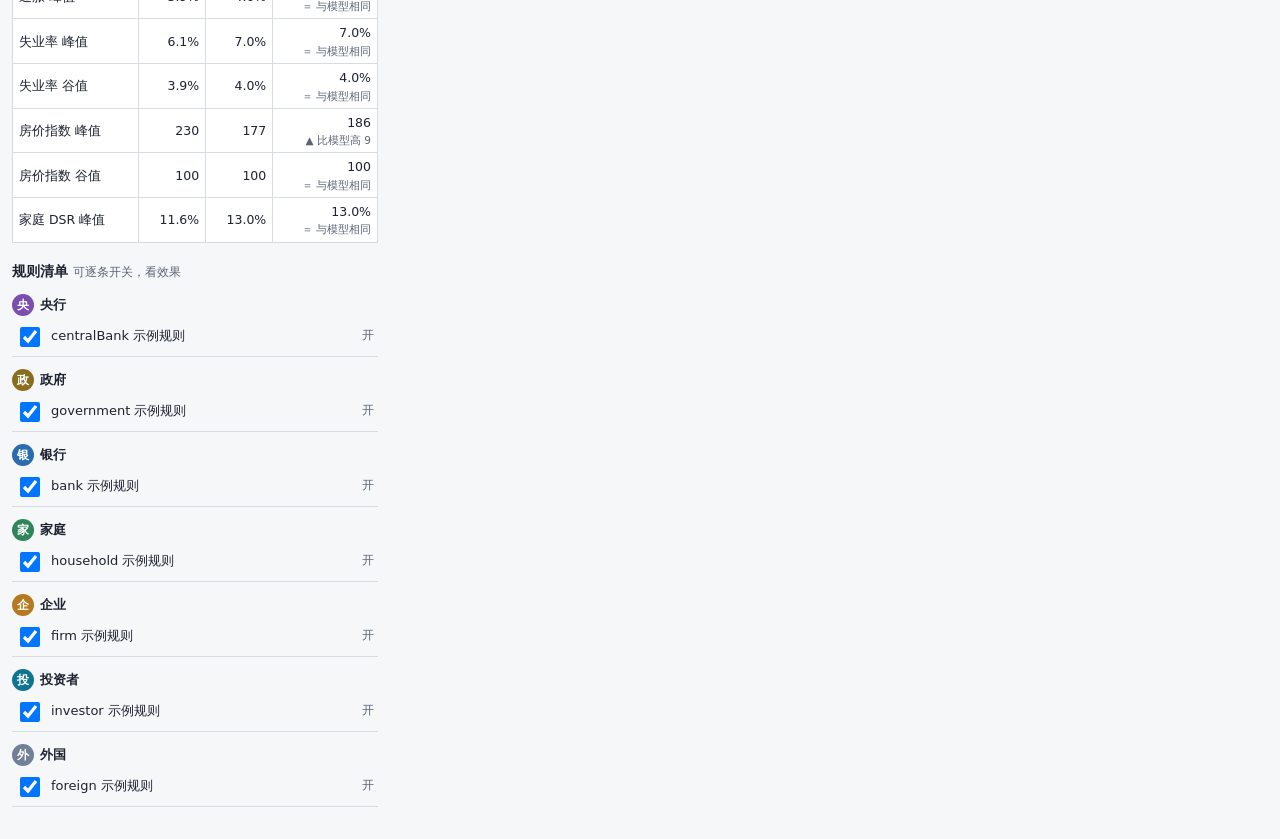
<file: tools/panels-preview.html>
<!doctype html>
<html lang="zh-CN"><head><meta charset="utf-8"><meta name="viewport" content="width=device-width,initial-scale=1">
<title>panels preview</title>
<link rel="stylesheet" href="../assets/css/panels.css">
<style>body{margin:0;padding:8px 12px;width:366px;font-family:system-ui,"Microsoft YaHei",sans-serif;background:#f6f7f9;color:#1d2330}
@media (prefers-color-scheme:dark){body{background:#12161d;color:#e6e9ef}}
h1{font-size:15px;border-bottom:2px solid #888;margin:18px 0 4px}</style></head>
<body>
<div id="t1"><h1>流水账</h1><div></div></div>
<div id="t2"><h1>周期</h1><div></div></div>
<div id="t3"><h1>资产</h1><div></div></div>
<div id="t4"><h1>接管</h1><div></div></div>
<script type="module">
import { createSim } from '../src/engine/mock-sim.js';
import { US_Q } from '../src/data/us-quarterly.js';
import { initConcepts, openConcept } from '../src/ui/concepts.js';
import * as ledger from '../src/ui/tabs/ledger.js';
import * as cycle from '../src/ui/tabs/cycle.js';
import * as assets from '../src/ui/tabs/assets.js';
import * as takeover from '../src/ui/tabs/takeover.js';
const q = new URLSearchParams(location.search);
const sim = createSim({ mode: 'history' });
for (let i = 0; i < +(q.get('t') || 46); i++) sim.step();
if (q.get('take') !== '0') sim.takeover('centralBank');
if (sim.takenOver) { for (let i = 0; i < 3; i++) sim.step(); }
initConcepts({ getSnap: () => sim.snapshot(), sim });
const ctx = () => ({ sim, snap: sim.snapshot(), userSnap: sim.takenOver ? sim.snapshot('user') : null, real: US_Q, openTerm: openConcept });
const only = q.get('only');
[['t1', ledger], ['t2', cycle], ['t3', assets], ['t4', takeover]].forEach(([id, m]) => {
  const host = document.querySelector('#' + id);
  if (only && only !== id) { host.remove(); return; }
  m.render(host.lastElementChild, ctx());
});
if (q.get('card')) { openConcept(q.get('card')); (q.get('then') || '').split(',').filter(Boolean).forEach(openConcept); }
window.__done = true;
</script></body></html>
</file>
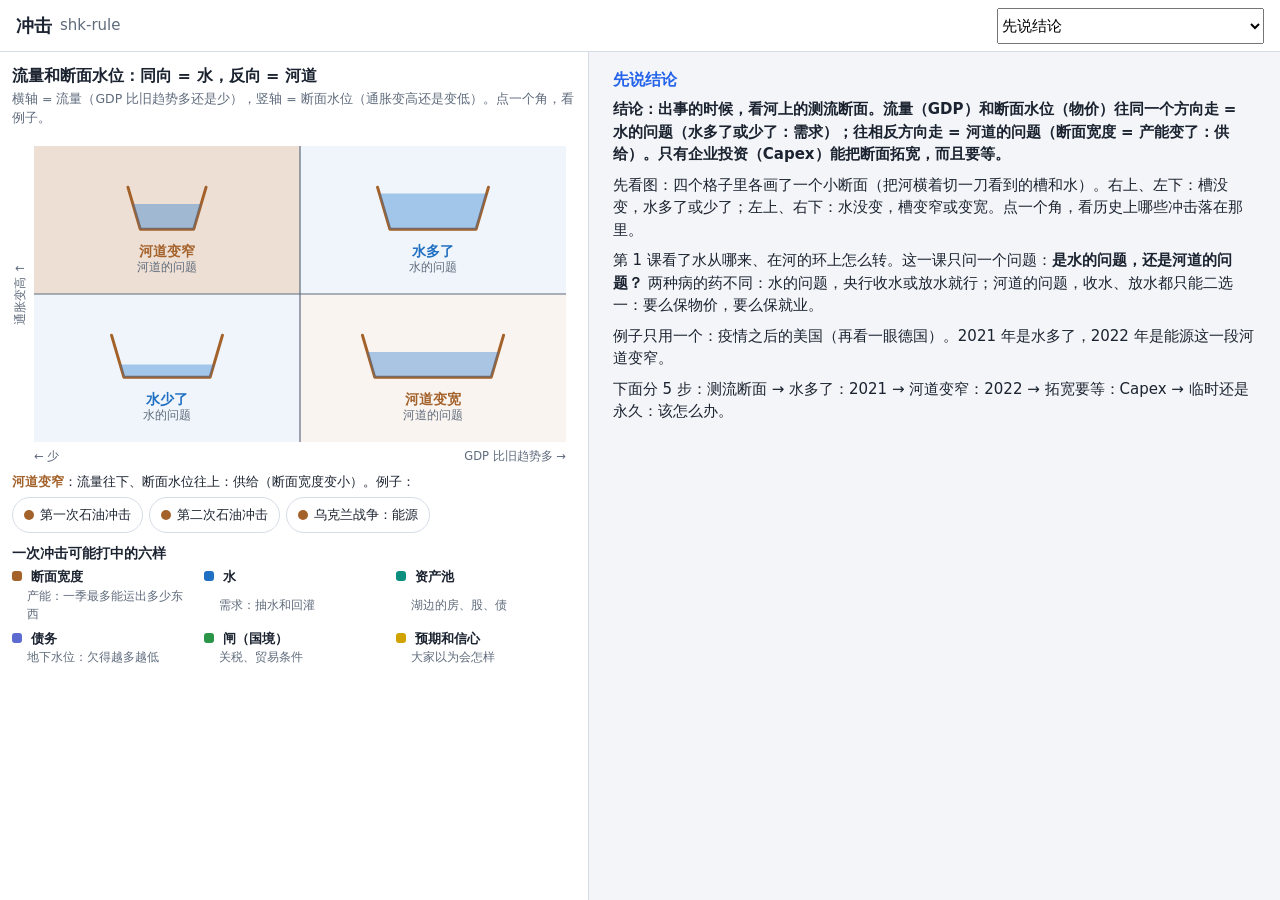
<file: tools/shock-lab-demo.html>
<!doctype html>
<html lang="zh-CN" data-theme="light"><head><meta charset="utf-8"><meta name="viewport" content="width=device-width,initial-scale=1,viewport-fit=cover">
<title>Shock panels demo</title>
<link rel="icon" href="data:,">
<link rel="stylesheet" href="../assets/css/app.css">
<link rel="stylesheet" href="../assets/css/shock-lab.css">
<style>
  /* mimics the app shell: phone = panel on top (the diagram's height), lesson text below; >=768px = panel in the diagram column, text on the right */
  html, body { height: 100%; }
  .demo { height: 100dvh; display: flex; flex-direction: column; }
  .demo-top { flex: none; display: flex; align-items: center; gap: 8px; min-height: 52px; padding: 4px 16px; background: var(--surface); border-bottom: 1px solid var(--border); }
  .demo-top b { font-size: 18px; white-space: nowrap; }
  .demo-top span { overflow: hidden; text-overflow: ellipsis; white-space: nowrap; }
  .demo-top select { margin-left: auto; min-height: 36px; max-width: 46vw; font: inherit; }
  .demo-main { flex: 1; min-height: 0; display: flex; flex-direction: column; }
  #host { flex: none; height: min(calc(100vw * 1.38), 56dvh); background: var(--surface); border-bottom: 1px solid var(--border); overflow: hidden; }
  #host > .skp { height: 100%; }
  #card { flex: 1; min-height: 0; overflow-y: auto; padding: 12px 16px; background: var(--bg); }
  #card h3 { margin: 0 0 6px; font-size: 16px; color: var(--accent); }
  #card p { margin: 0 0 8px; }
  #card .nopanel { color: var(--muted); font-style: italic; }
  #card ol.ending { margin: 8px 0; padding: 8px 12px 8px 30px; border-radius: 10px; background: var(--surface-2); }
  @media (min-width: 768px) {
    .demo-main { display: grid; grid-template-columns: minmax(400px, min(46%, 620px)) 1fr; grid-template-rows: minmax(0, 1fr); }
    #host { height: auto; border-bottom: 0; border-right: 1px solid var(--border); }
    #card { padding: 16px 24px; }
  }
</style></head>
<body>
<div class="demo">
  <div class="demo-top"><b>冲击</b><span class="muted" id="where"></span><select id="pick" aria-label="步"></select></div>
  <div class="demo-main"><div id="host"></div><div id="card"></div></div>
</div>
<script type="module">
// tools/shock-lab-demo.html?step=N (lesson step, 0..8) or ?panel=<id>[&group=war][&select=ID]; &theme=dark; &unmount=1 (mount, then unmount: test hook)
window.__errs = [];
addEventListener('error', e => window.__errs.push(String(e.message)));
addEventListener('unhandledrejection', e => window.__errs.push(String(e.reason)));
const q = new URLSearchParams(location.search);
if (q.get('theme')) document.documentElement.dataset.theme = q.get('theme');
const { mountShockPanel, unmountShockPanel, SHOCK_PANELS } = await import('../src/ui/shock-lab.js');
const { LESSON_SHOCKS } = await import('../src/data/lesson-shocks.js');
const host = document.getElementById('host'), card = document.getElementById('card'), pick = document.getElementById('pick');
const rich = s => String(s).replace(/[&<>]/g, c => ({ '&': '&amp;', '<': '&lt;', '>': '&gt;' }[c])).replace(/\*\*(.+?)\*\*/g, '<b>$1</b>');
pick.innerHTML = LESSON_SHOCKS.steps.map((s, i) => `<option value="${i}">${s.title}</option>`).join('');
function show(i, panelOverride) {
  const st = LESSON_SHOCKS.steps[i];
  const spec = panelOverride || st.panel;
  unmountShockPanel();
  const root = spec ? mountShockPanel(host, spec) : null;
  card.innerHTML = `<h3>${st.title}</h3>` + st.text.map(t => `<p>${rich(t)}</p>`).join('') +
    (st.question ? `<p><b>问：</b>${rich(st.question)}</p>` + (st.answerHint || []).map(t => `<p>${rich(t)}</p>`).join('') : '') +
    (st.ending ? `<ol class="ending">${['q1', 'q2', 'q3'].map(k => `<li>${rich(st.ending[k])}</li>`).join('')}</ol>` : '') +
    (spec ? '' : `<p class="nopanel">（这一步不开面板：在 app 里跑模型 ${st.from || ''} → ${st.until || ''}，占位符 {..} 由 runner 填）</p>`);
  document.getElementById('where').textContent = spec ? spec.id + (spec.select ? ' · ' + spec.select : '') : '无面板';
  pick.value = String(i);
  window.__mounted = !!root;
}
pick.addEventListener('change', () => show(+pick.value));
let i = +(q.get('step') || 0), ov = null;
if (q.get('panel')) {
  ov = { id: q.get('panel') }; if (q.get('group')) ov.group = q.get('group'); if (q.get('select')) ov.select = q.get('select');
  i = Math.max(0, LESSON_SHOCKS.steps.findIndex(s => s.panel && s.panel.id === ov.id && (!ov.select || s.panel.select === ov.select)));
}
show(i, ov);
if (q.get('unmount') === '1') unmountShockPanel();
window.__shk = { mountShockPanel, unmountShockPanel, SHOCK_PANELS, LESSON_SHOCKS, show };
window.__done = true;
</script>
</body></html>
</file>
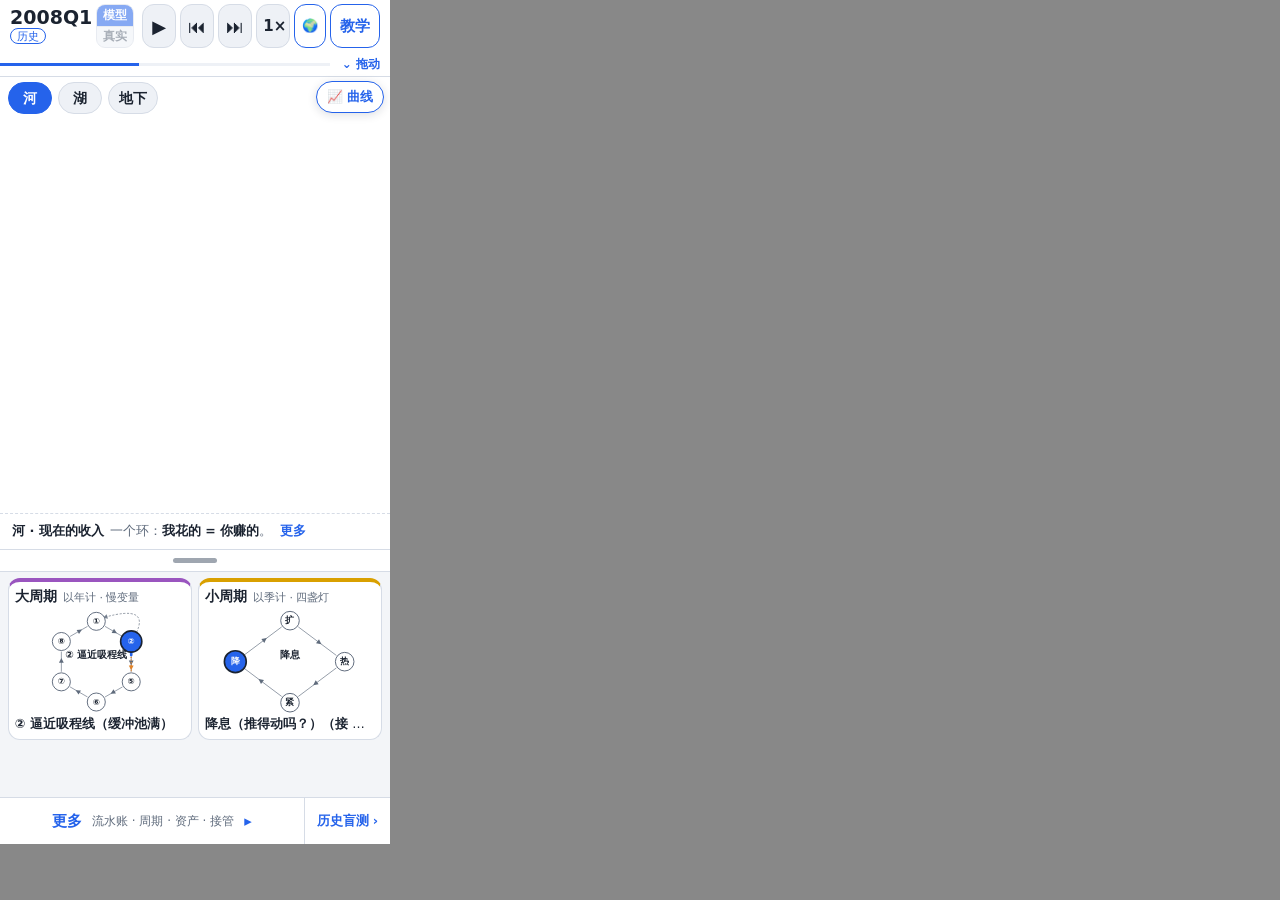
<file: tools/vis-test.html>
<!doctype html><body style="margin:0;background:#888"><script>
// reveal test: ?vis=bank,poolHousing,budget ... forces body.parts-on + data-vis inside the app iframe (diagram dangling-pipe check)
const q=new URLSearchParams(location.search);const w=q.get('w')||390,h=q.get('h')||844;const vis=(q.get('vis')||'').split(',').join(' ');
document.write(`<iframe id="f" src="../?t=52&pause=1" style="width:${w}px;height:${h}px;border:0;display:block"></iframe>`);
document.getElementById('f').onload=()=>setTimeout(()=>{const b=document.getElementById('f').contentDocument.body;b.classList.add('parts-on');b.dataset.vis=vis;},800);
</script></body>
</file>
<file: assets/css/app.css>
/* 宏观水流模拟器 — tokens, layout, shared components (CONTRACT §4) */

:root {
  --bg: #f3f5f8; --surface: #ffffff; --surface-2: #eef1f6;
  --text: #1b2330; --muted: #5f6b7c; --border: #d6dce6; --accent: #2563eb;
  --c-credit: #1f6fc2;   /* 新贷款 blue */
  --c-repay: #e0720f;    /* 还本 orange */
  --c-fiscal: #8a3fb0;   /* 财政/QE purple */
  --c-housing: #a4622b;
  --c-financial: #0c8f7e;
  --c-goods: #2a9547;
  --c-capex: #b08900;
  --c-cash: #78879a;
  --c-bond: #5b6bd0;     /* 长期国债 */
  --c-gold: #d1a300;     /* 黄金 */
  --lamp-green: #2a9547; --lamp-yellow: #d9a000; --lamp-red: #d33f3f;
  --water: rgba(37, 120, 205, .38);
  --shadow: 0 2px 10px rgba(20, 30, 50, .14);
  --gutter: 16px;
  --safe-b: env(safe-area-inset-bottom, 0px);
  --safe-t: env(safe-area-inset-top, 0px);
  --safe-l: env(safe-area-inset-left, 0px);
  --safe-r: env(safe-area-inset-right, 0px);
  color-scheme: light;
}
/* dark token set — duplicated for media query and manual override */
@media (prefers-color-scheme: dark) {
  :root:not([data-theme="light"]) {
    --bg: #0f141b; --surface: #19202a; --surface-2: #222b37;
    --text: #e6ebf2; --muted: #9aa7b8; --border: #2f3a49; --accent: #6ea4ff;
    --c-credit: #5aa7ee; --c-repay: #f09a45; --c-fiscal: #c08be0;
    --c-housing: #d49a64; --c-financial: #4cc9b4; --c-goods: #5fcf82;
    --c-capex: #e3bd3a; --c-cash: #9aa8ba; --c-bond: #8f9cf0; --c-gold: #f0c93a;
    --lamp-green: #4cc977; --lamp-yellow: #ecbd2f; --lamp-red: #ef6b6b;
    --water: rgba(80, 150, 230, .45);
    --shadow: 0 2px 12px rgba(0, 0, 0, .5);
    color-scheme: dark;
  }
}
:root[data-theme="dark"] {
  --bg: #0f141b; --surface: #19202a; --surface-2: #222b37;
  --text: #e6ebf2; --muted: #9aa7b8; --border: #2f3a49; --accent: #6ea4ff;
  --c-credit: #5aa7ee; --c-repay: #f09a45; --c-fiscal: #c08be0;
  --c-housing: #d49a64; --c-financial: #4cc9b4; --c-goods: #5fcf82;
  --c-capex: #e3bd3a; --c-cash: #9aa8ba; --c-bond: #8f9cf0; --c-gold: #f0c93a;
  --lamp-green: #4cc977; --lamp-yellow: #ecbd2f; --lamp-red: #ef6b6b;
  --water: rgba(80, 150, 230, .45);
  --shadow: 0 2px 12px rgba(0, 0, 0, .5);
  color-scheme: dark;
}

* { box-sizing: border-box; -webkit-tap-highlight-color: transparent; }
html, body { margin: 0; height: 100%; background: var(--bg); color: var(--text); overflow-x: hidden; }
body { font: 15px/1.5 system-ui, -apple-system, "PingFang SC", "Microsoft YaHei", "Segoe UI", sans-serif; }
button { font: inherit; color: inherit; }
.muted { color: var(--muted); }

/* ---------- app shell: phone portrait ---------- */
#app { height: 100dvh; display: flex; flex-direction: column; overflow: hidden;
  padding-left: var(--safe-l); padding-right: var(--safe-r); }

.topbar { background: var(--surface); border-bottom: 1px solid var(--border);
  padding-top: var(--safe-t); flex: none; }
.timebar { display: flex; align-items: center; gap: 8px; padding: 4px var(--gutter); min-height: 52px; }
.date { font-size: 26px; font-weight: 700; letter-spacing: .5px; font-variant-numeric: tabular-nums; }
.badge { font-size: 12px; padding: 2px 8px; border-radius: 999px; border: 1px solid var(--accent);
  color: var(--accent); white-space: nowrap; }
.badge.user { border-color: var(--c-repay); color: var(--c-repay); }
.spacer { flex: 1; }
.icon-btn { min-width: 44px; height: 44px; border-radius: 12px; border: 1px solid var(--border);
  background: var(--surface-2); font-size: 18px; cursor: pointer; }
.icon-btn:active { background: var(--border); }
.icon-btn:disabled { opacity: .4; }
.icon-btn.speed { font-size: 15px; font-weight: 600; }
.progress { height: 3px; background: var(--surface-2); }
.progress i { display: block; height: 100%; width: 0; background: var(--accent); }

.banner { display: flex; align-items: center; background: var(--surface-2);
  padding: 0 4px 0 var(--gutter); min-height: 40px; }
.banner[hidden] { display: none; }
.banner-go { flex: 1; text-align: left; background: none; border: 0; color: var(--accent);
  font-weight: 600; min-height: 40px; cursor: pointer; padding: 0; }
.banner-x { width: 44px; min-height: 40px; background: none; border: 0; color: var(--muted); cursor: pointer; }

.main { flex: 1; min-height: 0; display: flex; flex-direction: column; }
.diagram { flex: none; height: min(calc(100vw * 1.38), 56dvh); background: var(--surface);
  border-bottom: 1px solid var(--border); display: flex; justify-content: center; }

.panel { flex: 1; min-height: 0; display: flex; flex-direction: column; }
.tab-content { flex: 1; min-height: 0; overflow-y: auto; overflow-x: hidden; padding: 12px var(--gutter);
  -webkit-overflow-scrolling: touch; overscroll-behavior: contain; }
.tabbar { flex: none; display: flex; background: var(--surface); border-top: 1px solid var(--border);
  padding-bottom: var(--safe-b); }
.tabbar button { flex: 1; min-height: 48px; background: none; border: 0; cursor: pointer;
  color: var(--muted); font-size: 14px; border-top: 3px solid transparent; }
.tabbar button[aria-selected="true"] { color: var(--accent); font-weight: 700; border-top-color: var(--accent); }
.tabbar .tb-simple { flex: 0 0 auto; padding: 0 14px; font-size: 13px; border-left: 1px solid var(--border); }
body.lesson-on .tabbar .tb-simple { display: none; }

/* SIMPLE MODE (app.js: body[data-layout="simple"]; src/ui/simple.js fills #simple; looks in simple.css): the simple panel takes the tabs' place.
   A running lesson (body.lesson-on) always gets the full layout: its card docks inside .panel above the tab bar. */
.simple { display: none; }
body[data-layout="simple"]:not(.lesson-on) .simple { display: flex; }
body[data-layout="simple"]:not(.lesson-on) .tab-content,
body[data-layout="simple"]:not(.lesson-on) .tabbar { display: none; }

/* ---------- wide: iPad / desktop two columns ---------- */
@media (min-width: 768px) {
  .main { display: grid; grid-template-columns: minmax(400px, 46%) 1fr; }
  .diagram { height: auto; align-self: stretch; border-bottom: 0; align-items: flex-start;
    border-right: 1px solid var(--border); padding: 8px; max-height: 100%; }
  .flow-wrap { height: auto; }
  /* the row is the screen below the top bar: a tall diagram must not push the panel's bottom bar (tabs / 更多) off screen.
     210px = time bar + progress + 总目标 + 本季看点 (~140) + the water budget bar under the diagram + padding */
  .main { grid-template-rows: minmax(0, 1fr); }
  .flow-wrap > .flow-svg { flex: none; max-height: var(--flow-svg-h, calc(100dvh - 210px)); }
  .tab-content { padding: 16px 24px; }
  .timebar { padding-left: 24px; padding-right: 24px; }
  .banner { padding-left: 24px; }
  /* the diagram scales with its column: cap the column so a desktop does not blow it up ~2x; lighter bold at that size */
  /* v3.1 polish: and no wider than the drawing at the height it gets (flow.js fitDesk writes --flow-col / --flow-svg-h), so the
     drawing fills its column instead of floating in white */
  .main { grid-template-columns: minmax(400px, min(46%, 620px, var(--flow-col, 620px))) 1fr; }
  .flow-svg .chip text { font-weight: 500; }
  .flow-svg .ttl { font-weight: 600; }
  .flow-svg .sub.num { font-weight: 500; }
}
/* WIDE (>= 1280px): the diagram column may take up to 58% (it is height-bound there: --flow-col = the drawing's width at full height, now
   including the wider RULER SLOT, flow.js WIDE_MQ), so the labels breathe; the right column keeps >= 42% */
@media (min-width: 1280px) {
  .main { grid-template-columns: minmax(400px, min(58%, 960px, var(--flow-col, 620px))) 1fr; }
}

/* ---------- shared components ---------- */
.card { background: var(--surface); border: 1px solid var(--border); border-radius: 14px;
  padding: 12px 14px; margin: 0 0 12px; }
.card h3 { margin: 0 0 6px; font-size: 15px; }
.card p { margin: 4px 0; }
.btn { min-height: 40px; padding: 0 16px; border-radius: 10px; border: 1px solid var(--border);
  background: var(--surface-2); cursor: pointer; }
.btn.primary { background: var(--accent); border-color: var(--accent); color: #fff; font-weight: 600; }
.tag { display: inline-block; font-size: 12px; padding: 1px 8px; border-radius: 999px;
  background: var(--surface-2); border: 1px solid var(--border); color: var(--muted); }
.tbl { width: 100%; border-collapse: collapse; font-size: 13px; }
.tbl th, .tbl td { padding: 6px 4px; border-bottom: 1px solid var(--border); text-align: left; vertical-align: top; }
.tbl th { color: var(--muted); font-weight: 600; }

/* clickable concept term (HTML) */
button.term { background: none; border: 0; padding: 0 1px; margin: 0; color: var(--accent); cursor: pointer;
  text-decoration: underline dotted; text-underline-offset: 3px; font: inherit; min-height: 0; }
button.term:hover { text-decoration-style: solid; }

/* lamps (信贷/偿债/政策/估值) */
.lamps { display: grid; grid-template-columns: repeat(2, 1fr); gap: 8px; }
.lamp { display: flex; align-items: center; gap: 8px; padding: 8px 10px; border-radius: 12px;
  border: 1px solid var(--border); background: var(--surface); min-height: 44px; }
.lamp-dot { width: 14px; height: 14px; border-radius: 50%; background: var(--lamp-green); flex: none; }
.lamp[data-level="yellow"] .lamp-dot { background: var(--lamp-yellow); }
.lamp[data-level="red"] .lamp-dot { background: var(--lamp-red); }
.lamp[data-level="green"] { border-left: 4px solid var(--lamp-green); }
.lamp[data-level="yellow"] { border-left: 4px solid var(--lamp-yellow); }
.lamp[data-level="red"] { border-left: 4px solid var(--lamp-red); }

/* bottom sheet base (mobile) / side card (wide). Concepts module toggles .open */
.sheet-backdrop { position: fixed; inset: 0; background: rgba(0, 0, 0, .35); z-index: 40;
  opacity: 0; pointer-events: none; transition: opacity .2s; }
.sheet-backdrop.open { opacity: 1; pointer-events: auto; }
.sheet { position: fixed; left: 0; right: 0; bottom: 0; z-index: 50; max-height: 78dvh; overflow-y: auto;
  background: var(--surface); border-radius: 18px 18px 0 0; box-shadow: var(--shadow);
  padding: 14px var(--gutter) calc(16px + var(--safe-b)); transform: translateY(105%); transition: transform .25s; }
.sheet.open { transform: none; }
.sheet-handle { width: 40px; height: 4px; border-radius: 2px; background: var(--border); margin: 0 auto 10px; }
.sheet-close { position: absolute; top: 6px; right: 6px; width: 44px; height: 44px; border: 0; background: none;
  font-size: 18px; color: var(--muted); cursor: pointer; }
@media (min-width: 768px) {
  .sheet { left: auto; right: 0; top: 0; bottom: 0; width: 380px; max-height: none; border-radius: 0;
    transform: translateX(105%); padding-top: 20px; }
  .sheet.open { transform: none; }
  .sheet-handle { display: none; }
}

/* pause toast */
.toast { position: fixed; left: 12px; right: 12px; bottom: calc(70px + var(--safe-b)); z-index: 60;
  background: var(--surface); border: 1px solid var(--lamp-yellow); border-radius: 14px; box-shadow: var(--shadow);
  padding: 10px 12px; display: flex; align-items: center; gap: 10px; }
.toast[hidden] { display: none; }
.toast-msg { flex: 1; font-size: 14px; }
@media (min-width: 768px) { .toast { left: auto; right: 24px; width: 420px; bottom: 24px; } }

/* ---------- water diagram v2 (flow.js) ---------- */
.diagram { position: relative; }
.flow-wrap { display: flex; flex-direction: column; width: 100%; height: 100%; min-height: 0; }
.flow-wrap > .flow-svg { flex: 1 1 auto; min-height: 0; width: 100%; height: auto; max-width: 100%; display: block; }
.flow-svg { font-family: inherit; user-select: none; -webkit-user-select: none; transform-origin: 50% 40%; }
.flow-svg text { fill: var(--text); font-size: 11px; }
.flow-svg .sub { fill: var(--muted); font-size: 10.5px; }
.flow-svg .sub.small { font-size: 9px; }
.flow-svg .sub.num { fill: var(--text); font-variant-numeric: tabular-nums; font-weight: 600; }
.flow-svg .ttl { font-size: 13px; font-weight: 700; }
.flow-svg .ttl.small { font-size: 11px; }
.flow-svg .ttl.pname { font-size: 10.5px; }
.flow-svg .ttl.hh.long { font-size: 11.5px; }
.flow-svg .cap { fill: var(--muted); font-size: 8.6px; }
.flow-svg .cap.pc { fill: var(--pc); font-weight: 700; font-size: 9px; }
.flow-svg .cap.vl { fill: var(--accent); font-weight: 600; }
.flow-svg .node { fill: var(--surface); stroke: var(--border); stroke-width: 1.2; }
.flow-svg .node.soft { fill: var(--surface-2); }
.flow-svg .cover-strip { fill: var(--surface); stroke: none; pointer-events: none; }   /* 转移 passes behind the firm box (v3.1 polish) */
.flow-svg .node.tank { fill: var(--surface-2); stroke: var(--muted); stroke-opacity: .55; }
.flow-svg .frame { fill: none; stroke: var(--border); stroke-dasharray: 3 3; }
.flow-svg .water { fill: var(--water); }
.flow-svg .water.goods { fill: var(--c-goods); fill-opacity: .35; }
.flow-svg .water.housing { fill: var(--c-housing); fill-opacity: .42; }
.flow-svg .water.equity { fill: var(--c-financial); fill-opacity: .42; }
.flow-svg .water.bond { fill: var(--c-bond); fill-opacity: .42; }
.flow-svg .water.gold { fill: var(--c-gold); fill-opacity: .5; }
.flow-svg .water.cash { fill: var(--c-cash); fill-opacity: .45; }
.flow-svg .water.debt { fill: var(--c-credit); fill-opacity: .28; }
.flow-svg .ticks path { stroke: var(--muted); stroke-opacity: .6; stroke-width: 1; }
.flow-svg .link { stroke: var(--c-credit); stroke-width: 1.4; stroke-dasharray: 2 2; fill: none; }
.flow-svg .caption { fill: var(--muted); font-size: 9px; }
.flow-svg .capmark { fill: var(--c-capex); opacity: .75; transition: transform .6s; }
.flow-svg .emptyspring circle { fill: none; stroke: var(--muted); stroke-dasharray: 2 2.5; }
.flow-svg .emptyspring path { stroke: var(--muted); stroke-width: 1; opacity: .6; }
.flow-svg .src { fill: var(--pc); }
.flow-svg .src.bond { fill: var(--c-bond); } .flow-svg .src.equity { fill: var(--c-financial); } .flow-svg .src.housing { fill: var(--c-housing); }
.flow-svg .seesaw path { stroke: var(--muted); stroke-width: 2; fill: none; stroke-linecap: round; }
.flow-svg .seesaw .pivot { fill: var(--muted); stroke: none; }
.flow-svg .seesaw .endl { fill: var(--c-repay); } .flow-svg .seesaw .endr { fill: var(--c-bond); }
.flow-svg .plank { transition: transform .6s; }

/* 洪痕 / high-water marks (flow.js buildMarks): dashed line at the highest level so far + year label; '.new' = the water is at its record */
.flow-svg .hwm, .flow-svg .hwm * { pointer-events: none; }
.flow-svg .hwm-line { fill: none; stroke: var(--text); stroke-opacity: .6; stroke-width: 1; stroke-dasharray: 3 2.5; }
.flow-svg .hwm-trough { fill: none; stroke: var(--muted); stroke-opacity: .7; stroke-width: 1.2; stroke-dasharray: 1 2; stroke-linecap: round; }
.flow-svg .hwm-lbl { fill: var(--text); fill-opacity: .85; font-size: 8.6px; font-weight: 600; font-variant-numeric: tabular-nums;
  paint-order: stroke; stroke: var(--surface-2); stroke-opacity: .85; stroke-width: 2.6px; stroke-linejoin: round; }
.flow-svg .hwm-g.new .hwm-line { stroke: var(--accent); stroke-opacity: .95; stroke-width: 1.6; }
.flow-svg .hwm-g.dim .hwm-line { stroke-opacity: .4; }
.flow-svg .hwm-g.dim.new .hwm-line { stroke-opacity: .65; }
.flow-svg .hwm-g.new .hwm-lbl { fill: var(--accent); fill-opacity: 1; font-weight: 800; }
@media (max-width: 767.98px) { .flow-svg .hwm-lbl { font-size: 10px; } }

/* pipes */
.flow-svg .bed { fill: none; stroke-linecap: butt; stroke-linejoin: round; opacity: .22; }
.flow-svg .dash { fill: none; stroke-linecap: butt; stroke-linejoin: round; stroke-dasharray: 6 9;
  animation: flowdash linear infinite; }
.flow-svg .dash.slow { stroke-dasharray: 3 6; }
.flow-svg .buy .dash { stroke-dasharray: 1.5 7.5; stroke-linecap: round; }        /* buying existing assets = buying water rights: dotted, only moves water */
.flow-svg .capex .dash { stroke-dasharray: 9 4; }                                  /* Capex = building: bold bricks */
.flow-svg .capex .bed { opacity: .38; }
.flow-svg .fb .bed { opacity: .12; }
.flow-svg .fb .dash { stroke-dasharray: 4 5; stroke-width: 2 !important; animation-direction: normal; }
.flow-svg .spring .dash { stroke-dasharray: 3 5; }
.flow-svg .idle .dash { animation: none; opacity: .25; }
.flow-svg .idle .arrow { opacity: 0; }
.flow-svg .drain.idle .drops, .flow-svg .pump.idle .imp { animation-play-state: paused; opacity: .5; }
@keyframes flowdash { to { stroke-dashoffset: -15; } }
@media (prefers-reduced-motion: reduce) { .flow-svg .dash { animation: none; } }

.flow-svg .credit { --pc: var(--c-credit); }
.flow-svg .repay { --pc: var(--c-repay); }
.flow-svg .fiscal { --pc: var(--c-fiscal); }
.flow-svg .housing { --pc: var(--c-housing); }
.flow-svg .financial { --pc: var(--c-financial); }
.flow-svg .equity { --pc: var(--c-financial); }
.flow-svg .bond { --pc: var(--c-bond); }
.flow-svg .gold { --pc: var(--c-gold); }
.flow-svg .goods { --pc: var(--c-goods); }
.flow-svg .capex { --pc: var(--c-capex); }
.flow-svg .cash { --pc: var(--c-cash); }
.flow-svg .fb { --pc: var(--c-credit); }
.flow-svg .bed, .flow-svg .dash { stroke: var(--pc); }
.flow-svg .arrow { fill: var(--pc); }
.flow-svg .chip rect.bg { fill: var(--surface); fill-opacity: .94; stroke: var(--pc); stroke-width: 1.2; }
.flow-svg .chip.fb rect.bg { stroke-dasharray: 3 2; }
.flow-svg .fb.shut { --pc: var(--muted); }                                         /* 股价 → Capex outside the sandbox: shut, grey, still */
.flow-svg .fb.shut .dash { animation: none; opacity: .5; }
.flow-svg .chip.shut text { fill: var(--muted); }
.flow-svg .chip text { font-size: 10px; font-weight: 600; }
.flow-svg .chip.minor text { font-size: 9.5px; font-weight: 500; }
.flow-svg .chip.off { display: none; }
.flow-svg .hit { fill: transparent; stroke: none; }
.flow-svg g.term { cursor: pointer; }
.flow-svg g.term text:first-of-type { text-decoration: underline dotted; text-underline-offset: 2px; }
/* 欠条 / 水 readings under the two tanks (占 GDP; the 欠条 one is the number the long-cycle dial reads) */
.flow-svg .cap.gdp { fill: var(--text); font-weight: 700; font-variant-numeric: tabular-nums; }
.flow-svg .cap.gdp.debt { fill: var(--c-debt); }
.flow-svg g.term:active .bg { fill: var(--surface-2); }
.flow-svg .dangling { display: none; }

/* pumps: circle + spinning impeller + "+" badge.  drains: funnel + falling drops + "-" badge.  (kinds must be unmistakable) */
.flow-svg .pump .body { fill: var(--surface); stroke: var(--pc); stroke-width: 2.2; }
.flow-svg .pump .blade { fill: var(--pc); fill-opacity: .8; }
.flow-svg .pump .hub { fill: var(--surface); }
.flow-svg .pump .imp { transform-box: fill-box; transform-origin: center; animation: spin var(--spin, 1.6s) linear infinite; }
.flow-svg .pump.main .body { stroke-width: 2.6; fill: color-mix(in srgb, var(--pc) 12%, var(--surface)); }
.flow-svg .badge circle { fill: var(--pc); }
.flow-svg .badge .sign { stroke: #fff; stroke-width: 1.8; fill: none; stroke-linecap: round; }
.flow-svg .drain .body { fill: color-mix(in srgb, var(--pc) 18%, var(--surface)); stroke: var(--pc); stroke-width: 2; stroke-linejoin: round; }
.flow-svg .drain .drops path { stroke: var(--pc); stroke-width: 1.6; fill: none; stroke-linecap: round; stroke-dasharray: 2 2; animation: drip .9s linear infinite; }
.flow-svg .drain.main .body { stroke-width: 2.4; }
.flow-svg .pump.mini .body, .flow-svg .drain.mini .body { stroke-width: 1.4; }
.flow-svg .pump.mini .sign { stroke: var(--pc); stroke-width: 1.6; fill: none; stroke-linecap: round; }
.flow-svg .drain.mini .body { fill: var(--surface); }
.flow-svg .legend .pipeline { stroke: var(--muted); stroke-width: 3; stroke-linecap: round; stroke-dasharray: 5 3; }
.flow-svg .legend .ruler { stroke: var(--muted); stroke-width: 1.2; fill: none; }
@keyframes spin { to { transform: rotate(360deg); } }
@keyframes drip { to { stroke-dashoffset: -4; } }
@media (prefers-reduced-motion: reduce) { .flow-svg .pump .imp, .flow-svg .drain .drops path { animation: none; } }

/* valves: bow-tie icon with handle; levels are tanks / rulers, never this shape */
.flow-svg .valve { cursor: pointer; }
.flow-svg .valve .body { fill: color-mix(in srgb, var(--accent) 18%, var(--surface)); stroke: var(--accent); stroke-width: 1.6; stroke-linejoin: round; }
.flow-svg .valve .stem { stroke: var(--accent); stroke-width: 1.8; fill: none; stroke-linecap: round; }
.flow-svg .valve:hover .body, .flow-svg .valve.sel .body { fill: var(--accent); }
.flow-svg .valve.sel .cap { font-weight: 800; }
.flow-svg .valve:focus-visible { outline: none; }
.flow-svg .valve:focus-visible .body { stroke-width: 3; }
.flow-svg .valve.mini { pointer-events: none; }
.flow-svg .pump.ls-hl-pipe .body, .flow-svg .drain.ls-hl-pipe .body, .flow-svg .pump.lk-hl .body, .flow-svg .drain.lk-hl .body { stroke: var(--accent); stroke-width: 3.4; }
.flow-svg .valve.lk-hl .body { fill: var(--accent); }
.flow-budget.lk-hl { outline: 2px solid var(--accent); outline-offset: -2px; }

/* ripple (propagation) */
.flow-svg .rp-on .bed { opacity: .7 !important; }
.flow-svg .rp-on .dash { filter: drop-shadow(0 0 3px var(--accent)); }
.flow-svg rect.node.rp-on, .flow-svg rect.tank.rp-on { stroke: var(--accent); stroke-width: 3; }
.flow-svg g.rp-on text { fill: var(--accent); font-weight: 700; }
.flow-svg .valve.rp-on .body { fill: var(--accent); }
.flow-svg .rp-now { animation: rp-pulse .7s ease-in-out 3; }
.flow-svg rect.node.rp-now { animation: lk-pulse .7s ease-in-out 3; }
.flow-svg .rp-tag rect { fill: var(--accent); }
.flow-svg .rp-tag text { fill: #fff; font-size: 9.5px; font-weight: 700; }
@keyframes rp-pulse { 0%, 100% { opacity: 1; } 50% { opacity: .45; } }

/* town -> US zoom: names cross-fade, unit label morphs, layout unchanged */
.flow-svg .lbl { transition: opacity .35s ease; }
.flow-svg.zoom-out .lbl { opacity: 0; }
.flow-svg.zoom-out { animation: zoomout .7s ease-in forwards; }
.flow-svg.zoom-in { animation: zoomin .8s ease-out; }
@keyframes zoomout { to { transform: scale(1.06); opacity: .88; } }
@keyframes zoomin { from { transform: scale(1.06); opacity: .88; } to { transform: none; opacity: 1; } }
.flow-zoomtag { position: absolute; left: 50%; top: 42%; transform: translate(-50%, -50%); z-index: 6; text-align: center;
  background: var(--surface); border: 1px solid var(--accent); border-radius: 12px; padding: 8px 14px; box-shadow: var(--shadow); font-size: 13px; }
.flow-zoomtag b { display: block; color: var(--accent); } .flow-zoomtag span { color: var(--muted); font-size: 12px; }
.flow-zoomtag[hidden] { display: none; }

/* water budget bar (fixed under the diagram) */
.flow-budget { flex: none; border-top: 1px solid var(--border); background: var(--surface-2); padding: 5px 10px 6px; font-size: 12.5px; line-height: 1.4;
  font-variant-numeric: tabular-nums; }
.flow-budget .fb-row { display: flex; align-items: baseline; flex-wrap: wrap; gap: 2px 8px; }
.flow-budget .fb-lab { font-weight: 700; }
.flow-budget .fb-net { margin-left: auto; font-size: 15px; font-weight: 800; padding: 0 8px; border-radius: 8px; border: 1.5px solid currentColor; }
.flow-budget .fb-net.up { color: var(--c-credit); } .flow-budget .fb-net.down { color: var(--c-repay); } .flow-budget .fb-net.flat { color: var(--muted); }
.flow-budget .fb-unit { color: var(--muted); font-size: 11px; transition: opacity .35s; }
.flow-wrap.zoom-out .fb-unit { opacity: 0; }
.flow-budget .fb-eq { margin-top: 2px; font-size: 12px; }
.flow-budget .fb-grp { white-space: nowrap; }
.flow-budget .fb-grp.pump .fb-k { color: var(--c-pump); font-weight: 700; }
.flow-budget .fb-grp.drain .fb-k { color: var(--c-drain); font-weight: 700; }
.flow-budget .fb-minus { font-weight: 800; color: var(--muted); }
.flow-budget button.term { font-size: inherit; }
@media (max-width: 420px) { .flow-budget { font-size: 11.5px; padding: 4px 8px 5px; } .flow-budget .fb-eq { font-size: 11px; } .flow-budget .fb-net { font-size: 13px; } }

/* valve popover + ripple strip (HTML overlays inside .diagram) */
.flow-pop { position: absolute; z-index: 20; background: var(--surface); border: 1.5px solid var(--accent); border-radius: 14px; box-shadow: var(--shadow);
  padding: 10px 12px 10px; font-size: 13px; max-height: 88%; overflow-y: auto; }
.flow-pop[hidden], .flow-ripple[hidden] { display: none; }
.flow-pop h4 { margin: 0 0 2px; font-size: 15px; }
.flow-pop .fp-kind { font-size: 11px; color: var(--accent); font-weight: 700; }
.flow-pop .fp-val { margin: 2px 0; } .flow-pop .fp-val b { font-size: 15px; }
.flow-pop .fp-when { color: var(--muted); font-size: 11.5px; margin-bottom: 6px; }
.flow-pop .fp-x { position: absolute; top: 2px; right: 2px; width: 36px; height: 36px; border: 0; background: none; font-size: 16px; color: var(--muted); cursor: pointer; }
.flow-pop .fp-chain { list-style: none; margin: 4px 0 8px; padding: 0; counter-reset: fp; }
.flow-pop .fp-chain li { display: flex; gap: 6px; align-items: baseline; padding: 3px 0; border-top: 1px dashed var(--border); font-size: 12px; }
.flow-pop .dl, .flow-ripple .dl { flex: none; font-style: normal; font-size: 10.5px; font-weight: 700; color: #fff; background: var(--accent); border-radius: 8px; padding: 0 6px; min-width: 44px; text-align: center; }
.flow-pop .fp-btns { display: flex; gap: 8px; flex-wrap: wrap; } .flow-pop .btn { min-height: 38px; padding: 0 12px; font-size: 13px; }
.flow-ripple { position: absolute; left: 6px; right: 6px; bottom: 56px; z-index: 15; background: color-mix(in srgb, var(--surface) 95%, transparent);
  border: 1.5px solid var(--accent); border-radius: 12px; padding: 5px 10px 6px; font-size: 12px; box-shadow: var(--shadow);
  opacity: 0; transition: opacity .25s; pointer-events: none; }
.flow-ripple.on { opacity: 1; }
.flow-ripple .rp-top { display: flex; justify-content: space-between; align-items: center; gap: 8px; }
.flow-ripple .rp-head { font-weight: 800; color: var(--accent); font-size: 11.5px; }
.flow-ripple .rp-dots { display: inline-flex; gap: 3px; } .flow-ripple .rp-dots i { width: 7px; height: 7px; border-radius: 50%; background: var(--border); }
.flow-ripple .rp-dots i.on { background: var(--accent); }
.flow-ripple .rp-cur { display: flex; gap: 6px; align-items: baseline; margin-top: 2px; font-size: 12.5px; }
.flow-ripple .rp-wait { color: var(--muted); }
.flow-budget.rp-on { outline: 2px solid var(--accent); outline-offset: -2px; }

/* ---------- fixed 教学 button (top-right of the time bar) ---------- */
.teach-btn { flex: none; min-width: 56px; height: 44px; padding: 0 12px; border-radius: 12px; border: 1px solid var(--accent);
  background: var(--surface); color: var(--accent); font-size: 15px; font-weight: 700; cursor: pointer; text-decoration: none;
  display: inline-flex; align-items: center; justify-content: center; white-space: nowrap; }
.teach-btn:active { background: var(--surface-2); }
@media (max-width: 420px) {
  .timebar { gap: 5px; padding-left: 10px; padding-right: 10px; }
  .date { font-size: 22px; letter-spacing: 0; }
  .icon-btn { min-width: 38px; }
  .teach-btn { min-width: 50px; padding: 0 8px; }
}

/* =====================================================================================================================
   PHONE (<768px) diagram (flow.js: one place at a time outside a lesson, the whole picture in a lesson; see the v3.1 section).
   Hidden here (DOM stays, hidden by class/CSS only): legend row (-> 图例 button + sheet), spring source captions, 买取水权 caption,
   Capex caption, 欠条箱 sub-caption, valve text labels (the popover names the valve), QT / 盈余 drains while their flow is 0.
   Remaining text is bumped to >= 10px; the water budget collapses to one tappable line.
   >=768px: nothing below applies (the mini line / legend sheet are display:none).
   ===================================================================================================================== */
.fb-mini, .flow-legend { display: none; }
@media (max-width: 767.98px) {
  .flow-svg .ph-hide, .flow-svg .legend { display: none; }
  .flow-svg [data-pipe="qt"].idle:not(.ls-hl-pipe):not(.lk-hl):not(.rp-on):not(.cc-hl),
  .flow-svg [data-pipe="govSurplusDrain"].idle:not(.ls-hl-pipe):not(.lk-hl):not(.rp-on):not(.cc-hl) { display: none; }
  .flow-svg .cap, .flow-svg .cap.pc, .flow-svg .sub.small, .flow-svg .rp-tag text { font-size: 10px; }
  .flow-svg .chip text, .flow-svg .chip.minor text { font-size: 10.5px; }
  .flow-svg .ph-l1 { transform: translateY(-1px); } .flow-svg .ph-l2 { transform: translateY(2px); }   /* 货币/注销: 10px text, give the 2 lines room */

  /* compact water budget: one line, tap to expand the breakdown upwards (overlay, no layout shift) */
  .flow-budget { position: relative; padding: 0; font-size: 12px; }
  .flow-budget .fb-mini { display: flex; align-items: center; gap: 6px; padding: 3px 8px; min-height: 36px; font-size: 12px; white-space: nowrap; cursor: pointer; }
  .flow-budget .fb-mlab { font-weight: 700; }
  .flow-budget .fb-mini .fb-net { margin-left: 0; font-size: 13px; padding: 0 6px; }
  .flow-budget .fb-meq { color: var(--muted); overflow: hidden; text-overflow: ellipsis; min-width: 0; }
  .flow-budget .fb-meq b { color: var(--text); }
  .flow-budget .fb-caret { margin-left: auto; color: var(--muted); font-size: 11px; transition: transform .2s; }
  .flow-budget.open .fb-caret { transform: rotate(180deg); }
  .flow-budget .fb-legbtn { flex: none; min-height: 28px; padding: 0 10px; border-radius: 14px; border: 1px solid var(--accent); background: var(--surface);
    color: var(--accent); font-size: 12px; font-weight: 600; cursor: pointer; }
  .flow-budget .fb-detail { display: none; }
  .flow-budget.open .fb-detail { display: block; position: absolute; left: 0; right: 0; bottom: 100%; z-index: 12; padding: 6px 10px 8px;
    background: var(--surface-2); border-top: 1px solid var(--border); box-shadow: 0 -6px 14px rgba(0, 0, 0, .16); }
  .flow-budget .fb-detail .fb-row { font-size: 12px; }
  .flow-budget .fb-detail .fb-eq { font-size: 12px; }
  .flow-budget .fb-detail .fb-net { font-size: 14px; }

  /* legend sheet (replaces the legend row) */
  .flow-legend { display: block; position: absolute; left: 8px; right: 8px; bottom: 44px; z-index: 18; background: var(--surface);
    border: 1.5px solid var(--accent); border-radius: 14px; box-shadow: var(--shadow); padding: 6px 12px 10px; font-size: 13px; }
  .flow-legend[hidden] { display: none; }
  .flow-legend .fl-head { display: flex; justify-content: space-between; align-items: center; }
  .flow-legend .fl-x { width: 36px; height: 32px; border: 0; background: none; color: var(--muted); font-size: 16px; cursor: pointer; }
  .flow-legend .fl-row { display: flex; align-items: center; gap: 10px; padding: 5px 0; border-top: 1px dashed var(--border); }
  .flow-legend .fl-row svg { flex: none; }
  .flow-legend .fl-row b { display: block; font-size: 13px; }
  .flow-legend .fl-row small { display: block; color: var(--muted); font-size: 11.5px; line-height: 1.35; }
  .flow-legend .fl-laws { margin-top: 4px; padding-top: 5px; border-top: 1px dashed var(--border); font-size: 11.5px; line-height: 1.4; color: var(--muted); }
  .flow-legend .fl-laws > b { display: block; color: var(--text); font-size: 12.5px; margin-bottom: 2px; }
  .flow-legend .fl-law b { color: var(--text); }
  .flow-legend .fl-note { margin-top: 4px; padding-top: 5px; border-top: 1px dashed var(--border); color: var(--muted); font-size: 11.5px; }
}
@media (max-width: 767.98px) {
  /* valve popover: keep 看传导 / 去接管页拧它 reachable when the causal chain is long */
  .flow-pop .fp-btns { position: sticky; bottom: -10px; margin: 0 -12px -10px; padding: 8px 12px 10px; background: var(--surface); border-top: 1px solid var(--border); }
}

/* =====================================================================================================================
   PANEL GRIP (phones only; src/ui/panel-grip.js). A grabber bar on top of .panel. body[data-panel] = 'half' | 'max' | 'drag'
   (no attribute = default: the diagram keeps its own phone height above). Raised: the diagram takes what is left and its SVG
   scales down (flow-wrap is a column, the svg is flex 1 / min-height 0). 'drag' = an inline px height on .panel while a finger moves.
   Off during a lesson (lessons.css sizes the diagram + docked card itself). >= 768px: nothing here applies.
   ===================================================================================================================== */
.panel-grip, .panel-grip-probe { display: none; }
@media (max-width: 767.98px) {
  .panel-grip { display: flex; flex: none; position: relative; z-index: 3; align-items: center; justify-content: center; height: 22px;
    background: var(--surface); border-bottom: 1px solid var(--border); cursor: ns-resize; touch-action: none; user-select: none; -webkit-user-select: none; }
  .panel-grip::before { content: ""; position: absolute; left: 50%; width: 160px; margin-left: -80px; top: -10px; bottom: 0; }   /* hit area 32px tall */
  .panel-grip i { width: 44px; height: 5px; border-radius: 3px; background: var(--muted); opacity: .6; }
  .panel-grip.on i, .panel-grip:active i { background: var(--accent); opacity: 1; }
  .panel-grip:focus-visible { outline: 2px solid var(--accent); outline-offset: -2px; }
  body.lesson-on .panel-grip { display: none; }
  /* the diagram's default phone height (same expression as .diagram above): panel-grip.js reads the default snap point from it */
  .panel-grip-probe { display: block; position: absolute; left: 0; top: 0; width: 0; visibility: hidden; pointer-events: none; height: min(calc(100vw * 1.38), 56dvh); }
  body[data-panel]:not(.lesson-on) .diagram { flex: 1 1 0; height: auto; min-height: 0; }
  body[data-panel]:not(.lesson-on) .panel { flex: none; }
  body[data-panel="half"]:not(.lesson-on) .panel { height: max(50%, calc(100% - min(calc(100vw * 1.38), 56dvh))); }
  body[data-panel="max"]:not(.lesson-on) .panel { height: max(75%, calc(100% - min(calc(100vw * 1.38), 56dvh))); }
  /* simple mode: the dials were capped to fit the thin default strip; raised, they take the card width */
  body[data-panel]:not(.lesson-on) .sp-svg .cy-dial { max-height: none; }
}

/* =====================================================================================================================
   CURVES VIEW over the water diagram (src/ui/wave-view.js, state in app.js: body[data-view="waves"|"flow"]) + view / sync buttons.
   The wave view root carries .wv and .pn-cycle, so it inherits --wv-* and the --cy-* colours (cycle.css) and their dark variants.
   The flow diagram stays in the DOM (only visibility:hidden) so lesson highlights and measuring keep working.
   ===================================================================================================================== */
.view-toggle { position: absolute; top: 8px; right: 8px; z-index: 30; min-height: 36px; padding: 0 12px; border-radius: 18px;
  border: 1px solid var(--accent); background: var(--surface); color: var(--accent); font-size: 13px; font-weight: 700; cursor: pointer;
  box-shadow: var(--shadow); white-space: nowrap; }
.view-toggle:active { background: var(--surface-2); }
.view-toggle[hidden], .wvw[hidden] { display: none; }
.view-toggle[aria-pressed="true"] { background: var(--accent); color: #fff; }
#diagram.wv-on > .flow-wrap { visibility: hidden; }
.wvw { position: absolute; inset: 0; z-index: 25; overflow-y: auto; overflow-x: hidden; background: var(--surface); border: 0; border-radius: 0;
  padding: 8px 10px 16px; text-align: left; -webkit-overflow-scrolling: touch; overscroll-behavior: contain; }
.wvw-head { display: flex; flex-wrap: wrap; align-items: baseline; gap: 2px 10px; padding-right: 96px; min-height: 30px; }
.wvw-head b { font-size: 15px; }
.wvw-head small { color: var(--muted); font-size: 12px; }
.wvw-now { display: flex; flex-wrap: wrap; gap: 2px 12px; align-items: baseline; margin: 2px 0 4px; padding: 5px 8px; border-radius: 8px;
  background: var(--surface-2); font-size: 13px; line-height: 1.45; }
.wvw-now > b { font-size: 15px; font-variant-numeric: tabular-nums; }
.wvw-np { font-weight: 700; color: var(--cy-p-tight, #d33f3f); }
.wvw-sec { margin: 8px 0 0; padding-top: 6px; border-top: 1px solid var(--border); }
.wvw-t { margin: 0 0 2px; font-size: 13.5px; line-height: 1.35; }
.wvw-t small { display: block; margin-top: 1px; color: var(--muted); font-weight: 400; font-size: 11.5px; }
.wvw-empty { color: var(--muted); padding: 24px 8px; }
.wvw .wv-keys { font-size: 11.5px; gap: 2px 10px; }

/* chart extras (shared builders in tabs/_cycle-waves.js) */
.wv-vg { stroke: var(--pn-border); stroke-width: .6; stroke-dasharray: 1 3; }
.wv-nopush { fill: var(--cy-p-tight, #d33f3f); fill-opacity: .1; stroke: var(--cy-p-tight, #d33f3f); stroke-width: 1.1; stroke-dasharray: 3 2; }
.wv-nopt { font-size: 9.5px; font-weight: 700; fill: var(--cy-p-tight, #d33f3f); paint-order: stroke; stroke: var(--pn-surface); stroke-width: 2.5px; }
.wv-sw.np { height: 9px; width: 12px; border: 1.3px dashed var(--cy-p-tight, #d33f3f); border-radius: 2px; background: color-mix(in srgb, var(--cy-p-tight, #d33f3f) 12%, transparent); }
.wv-sw.b2 { height: 9px; width: 12px; border: 0; border-bottom: 3px solid var(--pn-text); border-radius: 0; }
.wv-b2l { stroke: var(--pn-text); stroke-width: 1.3; stroke-dasharray: 3 2; }
.wv-b2m { fill: var(--pn-text); }
.wv-b2bar { fill: var(--pn-text); }
.wv-b2t { font-size: 9.5px; font-weight: 700; fill: var(--pn-text); }

/* buttons at the top of the 周期 tab's "真实世界的三条线" box */
.wv-act { display: flex; flex-wrap: wrap; gap: 6px; margin: 0 0 8px; }
.wv-btn { min-height: 36px; padding: 0 12px; border-radius: 18px; border: 1px solid var(--pn-border); background: var(--pn-surface);
  color: var(--pn-text); font: inherit; font-size: 13px; cursor: pointer; }
.wv-btn[data-act="wv-left"] { border-color: var(--pn-accent); color: var(--pn-accent); font-weight: 700; }
.wv-btn[aria-pressed="true"] { background: var(--pn-accent); border-color: var(--pn-accent); color: #fff; font-weight: 700; }
.wv-btn:focus-visible, .view-toggle:focus-visible { outline: 2px solid var(--pn-accent, var(--accent)); outline-offset: 2px; }
.wv-btn .b { display: none; }
body[data-view="waves"] .wv-btn .b { display: inline; }
body[data-view="waves"] .wv-btn .a { display: none; }
body.no-sync .wv-btn[data-act="wv-win"], body.no-sync .wv-btn[data-act="wv-follow"] { display: none; }
@media (max-width: 420px) { .wvw-head { padding-right: 88px; } }

/* =====================================================================================================================
   国境线 block (src/ui/flow.js buildBorder / setBorder; snap.border). Everything carries .bd and is hidden until the svg has .has-border.
   .bd-d = wide drawing (>=768px: dashed line under the springs, 出口 / 进口 / 外国人买国债 pipes, FX gate); .bd-p = phone pill + .flow-bpop popover.
   ===================================================================================================================== */
:root { --c-border: #be185d; }   /* 国境线 / 外国水系 pink */
@media (prefers-color-scheme: dark) { :root:not([data-theme="light"]) { --c-border: #f472b6; } }
:root[data-theme="dark"] { --c-border: #f472b6; }

.flow-svg:not(.has-border) .bd { display: none; }
.flow-svg .border { --pc: var(--c-border); }
.flow-svg .bd-zone { fill: var(--c-border); fill-opacity: .07; }
.flow-svg .bd-line { fill: none; stroke: var(--c-border); stroke-width: 1.6; stroke-dasharray: 7 4; }
.flow-svg .bd-lbl { fill: var(--c-border); font-weight: 600; }
.flow-svg .bd-gbox { fill: var(--surface); stroke: var(--c-border); stroke-width: 1.6; }
.flow-svg .bd-gslat { stroke: var(--c-border); stroke-width: 1.4; stroke-linecap: round; fill: none; }
.flow-svg .bd-chg { font-weight: 600; fill: var(--muted); }
.flow-svg .bd-chg.weak { fill: var(--c-repay); }
.flow-svg .bd-chg.strong { fill: var(--c-goods); }
.flow-svg .bd-pill { fill: var(--surface); stroke: var(--c-border); stroke-width: 1.4; stroke-dasharray: 4 2.5; }
.flow-svg .bd-p { cursor: pointer; }
.flow-svg .bd-p text { fill: var(--text); font-size: 10.5px; font-weight: 600; }
.flow-svg .bd-p:focus-visible .bd-pill { stroke-width: 2.6; outline: none; }
.flow-svg g.bd-gate.cc-hl > .bd-gbox { stroke-width: 2.6; }
.flow-bpop { position: absolute; right: 8px; bottom: 44px; z-index: 19; width: min(300px, calc(100% - 16px)); background: var(--surface);
  border: 1.5px solid var(--c-border); border-radius: 14px; box-shadow: var(--shadow); padding: 6px 12px 8px; font-size: 13px; }
.flow-bpop[hidden] { display: none; }
.flow-bpop .bp-head { display: flex; align-items: center; gap: 8px; padding-bottom: 2px; }
.flow-bpop .bp-head span { color: var(--muted); font-size: 11.5px; flex: 1; }
.flow-bpop .bp-x { width: 36px; height: 32px; margin-right: -8px; border: 0; background: none; color: var(--muted); font-size: 16px; cursor: pointer; }
.flow-bpop .bp-row { display: flex; justify-content: space-between; align-items: center; gap: 10px; padding: 6px 0; border-top: 1px dashed var(--border); min-height: 36px; }
.flow-bpop .bp-row b { font-variant-numeric: tabular-nums; text-align: right; }
.flow-bpop .bp-sub { color: var(--muted); font-size: 12px; min-height: 28px; }
.flow-bpop .bp-note { margin-top: 2px; padding-top: 5px; border-top: 1px dashed var(--border); color: var(--muted); font-size: 11.5px; }
@media (max-width: 767.98px) { .flow-svg .bd-d { display: none; } }
@media (min-width: 768px) { .flow-svg .bd-p, .flow-bpop { display: none !important; } }
/* FX reactor in the band (src/ui/fx-reactor.js reactorSvg; its colours live in assets/css/fx-reactor.css) + the readings column + the US dollar index */
.flow-svg .bd-fxr text { font-size: 7.4px; }
.flow-svg .bd-fxt text { font-size: 8px; }
.flow-svg .bd-fxt .num { fill: var(--text); font-weight: 600; font-variant-numeric: tabular-nums; }
.flow-svg .bd-chg.flat { fill: var(--muted); }
.flow-bpop { max-height: calc(100% - 60px); overflow-y: auto; overscroll-behavior: contain; }

/* =====================================================================================================================
   TIME SCRUBBER (src/ui/scrubber.js): the progress line + a 「⌄ 拖动」 handle at its right end; the handle opens a slider row.
   Marks on the track: grey bands = real recessions, hatch = 保留样本, triangles = long-cycle stage changes (tap = jump).
   ⏮ 退一季 (#btn-back) is a normal .icon-btn next to ⏭.
   ===================================================================================================================== */
.topbar { position: relative; }
.prow { display: flex; align-items: center; }
.prow .progress { flex: 1; min-width: 0; }
.prow.has-scrub { min-height: 24px; }
.scrub-handle { flex: none; position: relative; height: 24px; padding: 0 var(--gutter) 0 12px; border: 0; background: none; color: var(--accent);
  font-size: 12px; font-weight: 600; line-height: 24px; white-space: nowrap; cursor: pointer; }
.scrub-handle::after { content: ""; position: absolute; left: 0; right: 0; top: -4px; bottom: -6px; }
.scrub-handle[hidden] { display: none; }
.scrub-handle:active { color: var(--text); }
.scrub-panel { background: var(--surface); border-top: 1px solid var(--border); padding: 6px var(--gutter) 6px; }
.scrub-panel[hidden] { display: none; }
.scrub-row { display: flex; align-items: flex-start; gap: 10px; }
.scrub-q { flex: none; min-width: 68px; height: 36px; line-height: 34px; text-align: center; border-radius: 10px; border: 1px solid var(--border);
  background: var(--surface-2); font-size: 15px; font-weight: 700; font-variant-numeric: tabular-nums; }
.scrub-q.drag { border-color: var(--accent); color: var(--accent); background: var(--surface); }
.scrub-track { position: relative; flex: 1; min-width: 0; }
.scrub-lane { position: relative; height: 36px; }
/* the marks box spans exactly the thumb-centre travel (thumb is 22px wide: 11px inset each side), so percentages line up with the thumb */
.scrub-marks { position: absolute; left: 11px; right: 11px; top: 11px; height: 14px; border-radius: 7px; background: var(--surface-2);
  border: 1px solid var(--border); overflow: hidden; }
.scrub-marks .sm-fill { position: absolute; left: 0; top: 0; bottom: 0; width: 0; background: color-mix(in srgb, var(--accent) 22%, transparent); }
.scrub-marks .sm-band { position: absolute; top: 0; bottom: 0; background: color-mix(in srgb, var(--muted) 55%, transparent); }
.scrub-marks .sm-hatch { position: absolute; top: 0; bottom: 0;
  background: repeating-linear-gradient(135deg, color-mix(in srgb, var(--muted) 70%, transparent) 0 1.5px, transparent 1.5px 5px); border-left: 1.5px solid var(--muted); }
.scrub-marks .sm-free { position: absolute; top: 0; bottom: 0; border-left: 1.5px dashed var(--muted); background: color-mix(in srgb, var(--muted) 10%, transparent);
  font-size: 10.5px; line-height: 12px; color: var(--muted); padding: 0 4px; white-space: nowrap; overflow: hidden; text-overflow: ellipsis; font-style: normal; }
.scrub-range { position: absolute; left: 0; top: 0; width: 100%; height: 36px; margin: 0; background: transparent; -webkit-appearance: none; appearance: none; cursor: pointer; }
.scrub-range:focus { outline: none; }
.scrub-range:focus-visible::-webkit-slider-thumb { outline: 2px solid var(--accent); outline-offset: 2px; }
.scrub-range:focus-visible::-moz-range-thumb { outline: 2px solid var(--accent); outline-offset: 2px; }
.scrub-range::-webkit-slider-runnable-track { height: 36px; background: transparent; border: 0; }
.scrub-range::-moz-range-track { height: 36px; background: transparent; border: 0; }
.scrub-range::-webkit-slider-thumb { -webkit-appearance: none; appearance: none; width: 22px; height: 22px; margin-top: 7px; border-radius: 50%;
  background: var(--accent); border: 3px solid var(--surface); box-shadow: var(--shadow); }
.scrub-range::-moz-range-thumb { width: 16px; height: 16px; border-radius: 50%; background: var(--accent); border: 3px solid var(--surface); box-shadow: var(--shadow); }
.scrub-range:disabled { cursor: not-allowed; }
.scrub-range:disabled::-webkit-slider-thumb { background: var(--muted); }
.scrub-range:disabled::-moz-range-thumb { background: var(--muted); }
.scrub-panel.locked .scrub-q, .scrub-panel.locked .scrub-marks, .scrub-panel.locked .scrub-tris { opacity: .55; }
.scrub-tris { position: relative; height: 20px; margin: -2px 11px 0; }
.scrub-tri { position: absolute; top: calc(var(--row, 0) * 20px); transform: translateX(-50%); width: 30px; height: 20px; padding: 0; border: 0; background: none;
  display: flex; flex-direction: column; align-items: center; color: var(--c-repay); font-size: 11px; font-weight: 700; line-height: 11px; cursor: pointer; }
.scrub-tri::after { content: ""; position: absolute; left: -3px; right: -3px; top: -8px; bottom: -8px; }   /* bigger tap area, may overlap the slider's lower edge */
.scrub-tri i { width: 0; height: 0; border-left: 5px solid transparent; border-right: 5px solid transparent; border-bottom: 7px solid currentColor; }
.scrub-tri b { font-weight: 700; }
.scrub-tri.b2 { color: var(--lamp-red); }
.scrub-tri:focus-visible { outline: 2px solid var(--accent); border-radius: 6px; }
.scrub-panel.locked .scrub-tri { pointer-events: none; }
.scrub-note { min-height: 18px; margin-top: 2px; font-size: 12px; line-height: 18px; color: var(--muted); }
.scrub-note b { color: var(--text); font-variant-numeric: tabular-nums; }
.scrub-note .lg-sp { display: inline-block; width: 12px; }
.scrub-note .lg-b, .scrub-note .lg-h { display: inline-block; width: 16px; height: 8px; margin-right: 4px; vertical-align: -0.5px; border-radius: 2px; border: 1px solid var(--border); }
.scrub-note .lg-b { background: color-mix(in srgb, var(--muted) 55%, transparent); }
.scrub-note .lg-h { background: repeating-linear-gradient(135deg, color-mix(in srgb, var(--muted) 70%, transparent) 0 1.5px, transparent 1.5px 4px); }
.scrub-note .lg-t { color: var(--c-repay); font-size: 9px; margin-right: 3px; }
/* confirm bar (backward jump that would clear a takeover / rule edits) */
.scrub-confirm { position: absolute; left: var(--gutter); right: var(--gutter); top: calc(100% + 6px); z-index: 60; display: flex; align-items: center; flex-wrap: wrap; gap: 8px;
  padding: 10px 12px; background: var(--surface); border: 1.5px solid var(--c-repay); border-radius: 12px; box-shadow: var(--shadow); }
.scrub-confirm[hidden] { display: none; }
.scrub-confirm .sc-msg { flex: 1 1 200px; font-size: 14px; font-weight: 600; }
.scrub-confirm .btn { min-height: 36px; padding: 0 14px; }
@media (min-width: 768px) {
  .scrub-panel { padding-left: 24px; padding-right: 24px; }
  .scrub-confirm { left: auto; right: 24px; width: 420px; }
  .prow .scrub-handle { padding-right: 24px; }
}
@media (max-width: 420px) {
  .scrub-row { gap: 8px; }
  .scrub-q { min-width: 60px; font-size: 14px; }
  .scrub-handle { padding-right: 10px; }
  .scrub-panel { padding-left: 10px; padding-right: 10px; }
  .scrub-confirm { left: 10px; right: 10px; }
}
/* phone: the extra ⏮ button must not squeeze the date / mode badge */
@media (max-width: 420px) {
  .timebar { gap: 4px; }
  .icon-btn { min-width: 34px; }
  .badge { flex: none; }
}

/* =====================================================================================================================
   A+B package (tools/AB-CONTRACT.md; flow.js): three pipe colours, 收入循环 loop, 欠条 tank, channel bank + 断面 inset, 4 outlets,
   历史正常区间 bands, chip popover. Colours only from tokens; dark rules guarded like the rest of this file.
   ===================================================================================================================== */
:root {
  --c-pump: #1f6fc2;      /* pumps: create water (blue +) */
  --c-drain: #d33f3f;     /* drains: destroy water (red −) */
  --c-pipe: #8792a2;      /* every other pipe: only moves water (grey) */
  --c-debt: #4b5bd6;      /* 欠条 tank water */
  --c-bank: #8a6a3c;      /* river banks (earth) */
  --c-band: rgba(27, 35, 48, .14);   /* 历史正常区间 band */
}
@media (prefers-color-scheme: dark) {
  :root:not([data-theme="light"]) { --c-pump: #5aa7ee; --c-drain: #ef6b6b; --c-pipe: #8e9aab; --c-debt: #8f9cf0; --c-bank: #c9a26b; --c-band: rgba(230, 235, 242, .16); }
}
:root[data-theme="dark"] { --c-pump: #5aa7ee; --c-drain: #ef6b6b; --c-pipe: #8e9aab; --c-debt: #8f9cf0; --c-bank: #c9a26b; --c-band: rgba(230, 235, 242, .16); }

/* B5: one colour per kind of pipe (overrides the old per-category --pc; the pools keep their water colours) */
.flow-svg .pc-pump { --pc: var(--c-pump); }
.flow-svg .pc-drain { --pc: var(--c-drain); }
.flow-svg .pc-pipe { --pc: var(--c-pipe); }
.flow-svg .pc-pipe .bed { opacity: .3; }
.flow-svg .drain.mini .sign { stroke: var(--pc); stroke-width: 1.4; fill: none; stroke-linecap: round; }
.flow-svg .legend .pipeline { stroke: var(--c-pipe); }
.flow-svg .cap.lg-pump { fill: var(--c-pump); font-weight: 700; }
.flow-svg .cap.lg-drain { fill: var(--c-drain); font-weight: 700; }

/* B2: 收入循环 loop behind the income pipes */
.flow-svg .loop-ring { fill: none; stroke: var(--c-goods); stroke-opacity: .32; stroke-width: 10; stroke-linejoin: round; }
.flow-svg .loop-arr { fill: var(--c-goods); fill-opacity: .85; }
.flow-svg .loop-lbl rect { fill: var(--surface); fill-opacity: .92; stroke: var(--c-goods); stroke-opacity: .6; stroke-width: 1; }
.flow-svg .loop-lbl text { fill: var(--c-goods); font-weight: 700; }

/* B3: 欠条 tank */
.flow-svg .water.debt { fill: var(--c-debt); fill-opacity: .42; }
.flow-svg .node.tank.iou { stroke: var(--c-debt); stroke-opacity: .7; stroke-width: 1.4; }
.flow-svg .ticks.pair path { stroke: var(--muted); stroke-width: 1; stroke-opacity: .7; }
.flow-svg .ticks.pair path.one { stroke: var(--text); stroke-width: 1.4; }

/* B1: channel bank line + 溢出 tint (plan view), 断面 inset */
.flow-svg .ch-bank { fill: none; stroke: var(--c-bank); stroke-width: 1.6; }
.flow-svg .ch-over { fill: var(--c-drain); fill-opacity: .28; }
.flow-svg .sec-bg { fill: var(--surface); fill-opacity: .94; stroke: var(--border); stroke-width: 1; }
.flow-svg .sec-t { fill: var(--text); font-weight: 700; }
.flow-svg .sec-ground { fill: var(--c-bank); fill-opacity: .18; stroke: none; }
.flow-svg .sec-bank { fill: none; stroke: var(--c-bank); stroke-width: 1.6; stroke-linejoin: round; }
.flow-svg .sec-over { fill: var(--c-drain); fill-opacity: .45; }
.flow-svg .sec-dim { fill: none; stroke: var(--text); stroke-opacity: .7; stroke-width: .9; }
.flow-svg .sec-n { fill: var(--text); font-weight: 600; font-variant-numeric: tabular-nums; }
.flow-svg .sec-s { font-weight: 700; }
.flow-svg .sec-s.idle { fill: var(--muted); }
.flow-svg .sec-s.over { fill: var(--c-drain); }
.flow-svg g.sec.term text:first-of-type { text-decoration: underline dotted; }

/* A2: outlets under the channel */
.flow-svg .chip.outc rect.bg { stroke-width: 1.4; }
.flow-svg .chip.outc text { font-variant-numeric: tabular-nums; font-weight: 700; }
.flow-svg .cap.oname { fill: var(--text); font-weight: 600; }
.flow-svg .cap.gdpln { fill: var(--text); font-weight: 700; }
.flow-svg .ph-only { display: none; }

/* B6: 历史正常区间 band + 贵 / 便宜 tag */
.flow-svg .vband { pointer-events: none; }
.flow-svg .vb-fill { fill: var(--c-band); }
.flow-svg .vb-edge { fill: none; stroke: var(--text); stroke-opacity: .45; stroke-width: .9; }      /* solid: the 洪痕 lines are the dashed ones */
.flow-svg .vb-bar { fill: var(--text); fill-opacity: .55; }
.flow-svg .cap.vstat { font-weight: 800; }
.flow-svg .cap.vstat.hi { fill: var(--lamp-red); }
.flow-svg .cap.vstat.lo { fill: var(--lamp-green); }
.flow-svg .cap.vstat.ok { fill: var(--muted); }

/* A3: 实际利率 */
.flow-svg .sub.neg { fill: var(--c-drain); }

/* B4: chip popover (amounts) */
.flow-svg g.chip { cursor: pointer; }
.flow-cpop { position: absolute; z-index: 21; background: var(--surface); border: 1.5px solid var(--c-pipe); border-radius: 14px; box-shadow: var(--shadow);
  padding: 8px 12px 10px; font-size: 13px; max-height: 88%; overflow-y: auto; }
.flow-cpop[hidden] { display: none; }
.flow-cpop h4 { margin: 0 0 4px; font-size: 15px; }
.flow-cpop .fp-kind { font-size: 11px; color: var(--muted); font-weight: 700; padding-right: 30px; }
.flow-cpop .fp-x { position: absolute; top: 2px; right: 2px; width: 36px; height: 36px; border: 0; background: none; font-size: 16px; color: var(--muted); cursor: pointer; }
.flow-cpop .cp-row { display: flex; justify-content: space-between; gap: 10px; padding: 4px 0; border-top: 1px dashed var(--border); }
.flow-cpop .cp-row b { font-variant-numeric: tabular-nums; }
.flow-cpop .cp-note { margin-top: 4px; padding-top: 5px; border-top: 1px dashed var(--border); color: var(--muted); font-size: 12px; line-height: 1.45; }
.flow-cpop .fp-btns { margin-top: 8px; }
.flow-cpop .btn { min-height: 36px; padding: 0 12px; font-size: 13px; color: var(--accent); border-color: var(--accent); }

@media (max-width: 767.98px) {
  .flow-svg .ph-only { display: inline; }
  /* the outlets row took the corner pill's slot: the 净出口 chip is the border gate on phones (flow.js syncNxGate) */
  .flow-svg .bd-p { display: none; }
  .flow-svg.has-border .chip[data-bd="pill"] rect.bg { stroke: var(--c-border); stroke-dasharray: 4 2.5; stroke-width: 1.6; }
  .flow-svg .sec-dim { stroke-width: 1.1; }
}

/* ---------- water diagram v3.1 (tools/DESIGN-v3.md; flow.js build / buildV3 / applyV3 / syncView / highlightRole) ----------
   河 = the ring (家庭 → 测流断面 → 企业 → 分水堰 → 工资), 湖 = the lake row with the RULER SLOT (吸力), 地下 = the groundwater band at the bottom. */
:root { --c-soil: #e7dbc6; --c-soil-edge: #b49a72; --c-gw: #5f8fc6; }
@media (prefers-color-scheme: dark) { :root:not([data-theme="light"]) { --c-soil: #4a4034; --c-soil-edge: #8a7559; --c-gw: #6d9fd6; } }
:root[data-theme="dark"] { --c-soil: #4a4034; --c-soil-edge: #8a7559; --c-gw: #6d9fd6; }
/* the ring: THE backbone */
.flow-svg .loop-ring { fill: none; stroke: var(--c-goods); stroke-opacity: .28; stroke-width: 13; stroke-linejoin: round; }
.flow-svg .loop-arr { fill: var(--c-goods); fill-opacity: .9; }
.flow-svg .loop-lbl rect { fill: var(--surface); fill-opacity: .95; stroke: var(--c-goods); stroke-opacity: .7; stroke-width: 1.2; }
.flow-svg .loop-lbl text.loop-big { fill: var(--c-goods); font-size: 10.5px; font-weight: 800; }
.flow-svg .loop-lbl { cursor: pointer; }
/* 分水堰 */
.flow-svg .weir-box { fill: color-mix(in srgb, var(--c-goods) 12%, var(--surface)); stroke: var(--c-goods); stroke-width: 1.6; }
.flow-svg .weir-sill { fill: none; stroke: var(--c-goods); stroke-width: 2.4; stroke-linecap: round; }
.flow-svg .weir-mouth { stroke: var(--c-goods); stroke-width: 2.6; stroke-linecap: round; }
.flow-svg .weir-t { fill: var(--c-goods); font-weight: 800; font-size: 9px; }
.flow-svg .spw { fill: none; stroke: var(--c-pipe); stroke-width: 1; stroke-dasharray: 2 2; stroke-opacity: .85; }
.flow-svg .rch-t { fill: var(--c-drain); font-weight: 700; }
/* 地下: soil (L-water), water body + table (L-long), 吸程线 */
.flow-svg .gw-soil { fill: var(--c-soil); }
.flow-svg .gw-surface { stroke: var(--c-soil-edge); stroke-width: 1.4; fill: none; }
.flow-svg rect.node.gw-band { fill: none; stroke: var(--c-soil-edge); stroke-width: .8; }
.flow-svg .gw-water { fill: var(--c-gw); fill-opacity: .6; }
/* 溢出 (cash lake -> the river) is a short side pipe: only drawn while water actually spills */
.flow-svg g[data-pipe="spillToGoods"].idle:not(.ls-hl-pipe):not(.rp-on) { display: none; }
.flow-svg .gw-table { stroke: #2f5f99; stroke-width: 1.8; fill: none; }
.flow-svg .v3-gw.below .gw-water { fill: var(--c-gw); fill-opacity: .25; }
.flow-svg .v3-gw.below .gw-table { stroke: var(--c-drain); }
.flow-svg .v3-gw.noev .gw-table { stroke-dasharray: 2 2; stroke-opacity: .6; }
.flow-svg .gw-lift { stroke: var(--c-drain); stroke-width: 1.3; stroke-dasharray: 4 2.5; fill: none; }
.flow-svg .gw-lt { fill: var(--c-drain); font-weight: 600; }
.flow-svg .gw-name { fill: var(--text); font-weight: 700; }
.flow-svg .gw-hole { fill: var(--text); font-weight: 700; font-variant-numeric: tabular-nums; }
.flow-svg .gw-stat { fill: var(--muted); font-weight: 600; }
.flow-svg .gw-stat.below { fill: var(--c-drain); }
.flow-svg .gw-name, .flow-svg .gw-hole, .flow-svg .gw-stat, .flow-svg .gw-lt { paint-order: stroke; stroke: var(--c-soil); stroke-width: 2.6px; stroke-linejoin: round; }
.flow-svg .deep-ring { fill: none; stroke: var(--c-pump); stroke-width: 1; stroke-dasharray: 2 2; }
/* RULER SLOT: the reserved box of the 吸力 knob (a vertical gauge can replace the knob later) */
.flow-svg .ruler-box { fill: var(--surface-2); stroke: var(--accent); stroke-opacity: .45; stroke-width: 1; stroke-dasharray: 3 2; }
.flow-svg .sk-n { fill: var(--accent); font-weight: 800; }
.flow-svg .sk-v { fill: var(--text); font-weight: 700; font-variant-numeric: tabular-nums; }
.flow-svg .sk-a { fill: var(--muted); font-size: 7.4px; }
.flow-svg .sk-a.sk-b { fill: var(--text); font-weight: 700; }
/* 吸力尺 in the RULER SLOT (flow.js applyRuler; colours / widths = exp-gauge.js RULER_STYLE, set inline) */
.flow-svg .v3-suction { cursor: default; }
.flow-svg .v3-suction:focus { outline: none; }
.flow-svg .v3-suction:focus-visible .ruler-box { stroke-opacity: 1; stroke-width: 1.6; }
.flow-svg .rl-bg { display: none; fill: var(--surface); fill-opacity: .94; stroke: var(--border); stroke-width: .8; }
.flow-svg .rl-tick { stroke: var(--muted); stroke-width: .6; fill: none; }
.flow-svg .rl-tick.zero { stroke: var(--text); stroke-width: .8; }
.flow-svg .rl-stop path { stroke: var(--text); stroke-width: 2.2; stroke-linecap: round; fill: none; }
.flow-svg .rl-rope { fill: none; stroke-linecap: round; }
.flow-svg .rl-knot { stroke: none; }
.flow-svg .rl-p, .flow-svg .rl-m { stroke: none; }
.flow-svg .rl-e { stroke-linejoin: round; }
.flow-svg .sk-v.blue, .flow-svg .v3-sarrow.blue .sk-b { fill: var(--exg-blue, var(--c-pump)); }
.flow-svg .sk-v.red, .flow-svg .v3-sarrow.red .sk-b { fill: var(--exg-red, var(--c-drain)); }
.flow-svg .sk-n.rl-realname { font-size: 7px; }
.flow-svg .rl-cpi { fill: none; stroke: var(--exg-m, var(--c-repay)); stroke-width: .7; stroke-opacity: .55; stroke-dasharray: 1.6 1.4; }
.flow-svg .rl-cpi-dot { fill: var(--exg-m, var(--c-repay)); fill-opacity: .7; }
.flow-svg .v3-rlcpi.off { display: none; }
/* WIDE (>= 1280px, flow.js WIDE_MQ / .rl-wide): the slot grows left; ▶ ▼ ▽ + value beside their marks; the CPI → ▼ link as a solid coloured line */
.flow-svg .rl-vals { display: none; }
.flow-wrap.rl-wide .flow-svg .rl-vals { display: inline; }
.flow-svg .rl-v { font-size: 6.6px; font-weight: 700; font-variant-numeric: tabular-nums; }
.flow-svg .rl-vp { fill: var(--exg-p, var(--text)); }
.flow-svg .rl-vm { fill: var(--exg-m, var(--c-repay)); }
.flow-svg .rl-ve { fill: var(--exg-e, var(--c-fiscal)); }
.flow-wrap:not(.phone) .flow-svg .rl-cpi { stroke-width: 1.2; stroke-opacity: .9; stroke-dasharray: none; }
.flow-wrap:not(.phone) .flow-svg .rl-cpi-dot { fill-opacity: 1; }
/* the flash in engine-lag order (fiveTurns): a soft glow, one group after another */
@keyframes rl-flash { 0% { filter: none; } 35% { filter: drop-shadow(0 0 3px var(--rl-flash, var(--accent))) drop-shadow(0 0 1.5px var(--rl-flash, var(--accent))); } 100% { filter: none; } }
.flow-svg .rl-flash { animation: rl-flash .9s ease-in-out both; }
@media (prefers-reduced-motion: reduce) { .flow-svg .rl-flash { animation: none; } }
.flow-svg .sub.cbr { font-size: 8.3px; letter-spacing: -.1px; }   /* v3.1 polish: 「政策利率 0.51%」 fits the 央行 box */
.flow-svg .sub.cbr.rr { font-size: 7.6px; letter-spacing: -.25px; }   /* 「到手 ▶−▼ −2.3%」 fits the same box */
/* 政府深井泵 */
.flow-svg .fs-new { stroke: var(--c-pump); stroke-width: 1.4; fill: none; }
.flow-svg .fs-lake { stroke: var(--c-pipe); stroke-width: 1.4; stroke-dasharray: 2.5 2; fill: none; }
.flow-svg .fs-t { fill: var(--muted); font-size: 7px; }
/* v3.1 polish: the toolbar row above the drawing (desktop / iPad). Left: the mnemonic + 「说明」 (the caption lines drop down from it,
   over the drawing, no layout shift). Right ~190px: kept empty for the 📈 曲线 / 显示全部 buttons (positioned below), so they cover nothing. */
.flow-tools { display: none; }
@media (min-width: 768px) {
  .flow-tools { flex: none; position: relative; display: flex; align-items: center; gap: 8px; min-height: 36px; padding: 0 192px 4px 2px;
    font-size: 12px; color: var(--muted); }
  .flow-tools .ft-mn { min-width: 0; overflow: hidden; text-overflow: ellipsis; white-space: nowrap; color: var(--text); font-weight: 600; }
  .flow-tools .ft-more { flex: none; min-height: 28px; padding: 0 10px; border-radius: 14px; border: 1px solid var(--border); background: var(--surface-2);
    color: var(--accent); font: inherit; font-size: 12px; font-weight: 700; cursor: pointer; white-space: nowrap; }
  .flow-tools .ft-more:focus-visible { outline: 2px solid var(--accent); outline-offset: 2px; }
  .flow-tools .ft-more[aria-expanded="true"] { background: var(--accent); border-color: var(--accent); color: #fff; }
  .flow-tools.vc-shut .ft-more::after { content: ""; display: inline-block; width: 6px; height: 6px; margin-left: 5px; border-radius: 50%; background: var(--muted); vertical-align: middle; }
  .flow-tools > .flow-v3cap { display: none; position: absolute; top: 100%; left: 0; right: 0; z-index: 22; flex-direction: column; gap: 4px;
    padding: 8px 12px 9px; background: var(--surface); border: 1px solid var(--border); border-radius: 12px; box-shadow: var(--shadow);
    font-size: 12.5px; line-height: 1.45; color: var(--muted); }
  .flow-tools.open > .flow-v3cap { display: flex; }
  /* the two app.js buttons sit over the right end of the toolbar row (they used to sit over the 政府 box and the border label) */
  #diagram > .view-toggle { top: 8px; right: 8px; min-height: 32px; }
  #diagram > .layers-toggle { top: 10px; right: 8px; }
  #diagram > .view-toggle:not([hidden]) ~ .layers-toggle { top: 10px; right: 92px; }
}
/* 「还有 n 层没显示（…）：点「显示全部」」 (flow.js syncLayerHint): desktop = in the toolbar row in place of the mnemonic; phone = a slim
   row under the place switch. One line, ellipsis. Tap = 显示全部. */
.flow-lhint { display: none; min-width: 0; overflow: hidden; text-overflow: ellipsis; white-space: nowrap; text-align: left; cursor: pointer;
  border: 1px dashed var(--accent); border-radius: 14px; background: var(--surface); color: var(--accent); font: inherit; font-size: 12px; font-weight: 600; }
.flow-lhint[hidden] { display: none !important; }
@media (min-width: 768px) {
  .flow-tools > .flow-lhint { display: block; flex: 0 1 auto; min-height: 28px; padding: 0 10px; }
  .flow-tools.has-hint > .ft-mn { display: none; }
}
@media (max-width: 767.98px) {
  .flow-wrap > .flow-lhint.ph { display: block; flex: none; margin: 1px 8px 3px; min-height: 26px; padding: 0 10px; font-size: 12px; }
}
.flow-v3cap .v3-mn { color: var(--text); font-weight: 600; }
.flow-v3cap .v3-vc[hidden] { display: none; }
.flow-legend .fl-mn { color: var(--text); }
@media (max-width: 767.98px) { .flow-v3cap { display: none; } }
/* role -> valves (highlightRole): glow the role's valves, dim the others */
.flow-wrap.role-hl [data-valve]:not(.rv-on) { opacity: .28; }
.flow-wrap.role-hl .rv-on { filter: drop-shadow(0 0 3px var(--accent)) drop-shadow(0 0 2px var(--accent)); }
/* PHONE: one place at a time (flow.js syncView: .flow-wrap.placed + data-place; the viewBox is that place's box). The 吸力 knob is moved
   into every place. The drawing takes its own height; the place card under it fills the rest. Lessons show the whole picture. */
.flow-places, .flow-place-card { display: none; }
@media (max-width: 767.98px) {
  .flow-wrap.placed > .flow-places { flex: none; display: flex; align-items: center; gap: 6px; padding: 5px 8px 3px; }
  .flow-places button { min-width: 52px; min-height: 32px; padding: 0 12px; border-radius: 16px; border: 1px solid var(--border); background: var(--surface-2);
    color: var(--text); font: inherit; font-size: 14px; font-weight: 700; cursor: pointer; }
  .flow-places button[aria-pressed="true"] { background: var(--accent); border-color: var(--accent); color: #fff; }
  .flow-places button:focus-visible { outline: 2px solid var(--accent); outline-offset: 2px; }
  .flow-places .fpl-hint { color: var(--muted); font-size: 11.5px; white-space: nowrap; }
  /* v3.1 polish: the drawing takes all the height between the switch and the card (flow.js placeBox scales the place up and crops it
     to this box; drag sideways for the rest, a soft fade marks the side that continues); the card is 1–2 lines + 「更多」 */
  .flow-wrap.placed > .flow-svg { flex: 1 1 0; min-height: 0; height: auto; touch-action: pan-y; }
  .flow-wrap.placed.pan-r > .flow-svg { -webkit-mask-image: linear-gradient(to right, #000 calc(100% - 26px), rgba(0, 0, 0, .3)); mask-image: linear-gradient(to right, #000 calc(100% - 26px), rgba(0, 0, 0, .3)); }
  .flow-wrap.placed.pan-l > .flow-svg { -webkit-mask-image: linear-gradient(to left, #000 calc(100% - 26px), rgba(0, 0, 0, .3)); mask-image: linear-gradient(to left, #000 calc(100% - 26px), rgba(0, 0, 0, .3)); }
  .flow-wrap.placed.pan-l.pan-r > .flow-svg { -webkit-mask-image: linear-gradient(to right, rgba(0, 0, 0, .3), #000 26px, #000 calc(100% - 26px), rgba(0, 0, 0, .3)); mask-image: linear-gradient(to right, rgba(0, 0, 0, .3), #000 26px, #000 calc(100% - 26px), rgba(0, 0, 0, .3)); }
  .flow-wrap.placed > .flow-place-card { display: block; flex: none; max-height: 45%; min-height: 0; overflow-y: auto; padding: 4px 12px 5px; font-size: 12.5px; line-height: 1.45;
    color: var(--muted); border-top: 1px dashed var(--border); }
  .flow-place-card b { color: var(--text); }
  .flow-place-card .fpc-s > b:first-child { margin-right: 6px; font-size: 13px; }
  .flow-place-card span { display: block; }
  .flow-place-card .fpc-s span { display: inline; }
  .flow-place-card .fpc-l[hidden] { display: none; }
  .flow-place-card .fpc-more { min-height: 26px; padding: 0 4px; border: 0; background: none; color: var(--accent); font: inherit; font-size: 12.5px; font-weight: 700; cursor: pointer; }
  .flow-svg .v3-suction.moved .ruler-box { display: none; }
  /* panel raised to 75% (panel grip): the drawing keeps what little height is left; the card and the layer hint step aside */
  body[data-panel="max"]:not(.lesson-on) .flow-wrap.placed > .flow-place-card,
  body[data-panel="max"]:not(.lesson-on) .flow-wrap > .flow-lhint.ph { display: none !important; }
  .flow-place-card .fpc-vc { margin-top: 3px; color: var(--text); font-size: 12.5px; }
  .flow-place-card:empty { display: none !important; }
  body.lesson-on .flow-places, body.lesson-on .flow-place-card { display: none !important; }
  .flow-svg .sk-a { font-size: 8px; }
  .flow-wrap[data-place="river"] .ruler-box, .flow-wrap[data-place="ground"] .ruler-box { display: none; }   /* moved ruler: not its reserved box */
  /* 吸力尺 moved into 河 / 地下: a compact card (▶ ▽ band + the reading), the 存湖 / 抽水 words stay in 湖 */
  .flow-wrap[data-place="river"] .rl-bg, .flow-wrap[data-place="ground"] .rl-bg { display: inline; }
  .flow-wrap[data-place="river"] .v3-sarrow, .flow-wrap[data-place="ground"] .v3-sarrow { display: none; }
  .flow-wrap.placed .v3-rlcpi { display: none; }   /* the CPI → ▼ line needs the whole picture */
  /* phone: only ▶, ▽ and the band; a tap on the ruler (flow.js: .flow-wrap.rl-open) adds ▼, the rope, the 调度线, the 0-stop and the CPI line.
     真实 mode has no ▽: its band is ▶ − ▼, so ▼ stays */
  .flow-wrap.phone:not(.rl-open) .v3-suction:not(.rl-real) .rl-m,
  .flow-wrap.phone:not(.rl-open) .rl-rope, .flow-wrap.phone:not(.rl-open) .rl-tgt, .flow-wrap.phone:not(.rl-open) .rl-stop,
  .flow-wrap.phone:not(.rl-open) .rl-tick:not(.zero), .flow-wrap.phone:not(.rl-open) .v3-rlcpi { display: none; }
  .flow-svg .v3-suction { cursor: pointer; }
  .flow-svg .sk-n.rl-realname { font-size: 7.4px; }
  .flow-svg .sk-v { font-size: 9px; }
  .flow-svg .gw-lt, .flow-svg .fs-t { font-size: 9px; }
  /* the place row carries the two top-right buttons (曲线 / 显示全部) beside the switch, so they never cover the drawing */
  #diagram:has(> .flow-wrap.placed) > .view-toggle { top: 4px; right: 6px; min-height: 32px; padding: 0 10px; font-size: 12.5px; }
  #diagram:has(> .flow-wrap.placed) > .layers-toggle { top: 6px; right: 6px; }
  #diagram:has(> .flow-wrap.placed) > .view-toggle:not([hidden]) ~ .layers-toggle { top: 6px; right: 96px; }
  #diagram:has(> .flow-wrap.placed) .flow-places button { min-width: 44px; padding: 0 10px; }
  /* 真实 mode: its tag strip (real-mode.css, 18px) pushes the place row down; the two buttons follow it so they never sit on the tag */
  body.rm-real #diagram:has(> .flow-wrap.placed) > .view-toggle { top: 22px; }
  body.rm-real #diagram:has(> .flow-wrap.placed) > .layers-toggle,
  body.rm-real #diagram:has(> .flow-wrap.placed) > .view-toggle:not([hidden]) ~ .layers-toggle { top: 23px; }
  #diagram:has(> .view-toggle:not([hidden])) .fpl-hint { display: none; }
  /* the ground place: the lake row above the band is only context */
  .flow-wrap[data-place="ground"] .flow-svg [data-part~="pool"], .flow-wrap[data-place="ground"] .flow-svg [data-part~="springs"],
  .flow-wrap[data-place="ground"] .flow-svg [data-node="cash"], .flow-wrap[data-place="ground"] .flow-svg .water.cash { opacity: .35; }
}

/* =====================================================================================================================
   PROGRESSIVE DIAGRAM (tools/COURSE-V3.md; table src/data/layers.js, state app.js syncLayers): body.layers-on + body[data-layers="L-water ..."]
   lists the layers on screen; every element tagged data-layer (diagram parts: flow.js tagLayers; the objective lamps; nothing else) whose
   layer is not listed is hidden. Off (no class) = everything: full layout, 「显示全部」, town lessons (their own body.parts-on).
   ===================================================================================================================== */
body.layers-on:not([data-layers~="L-water"]) [data-layer="L-water"],
body.layers-on:not([data-layers~="L-channel"]) [data-layer="L-channel"],
body.layers-on:not([data-layers~="L-short"]) [data-layer="L-short"],
body.layers-on:not([data-layers~="L-long"]) [data-layer="L-long"],
body.layers-on:not([data-layers~="L-gov"]) [data-layer="L-gov"],
body.layers-on:not([data-layers~="L-border"]) [data-layer="L-border"],
body.layers-on:not([data-layers~="L-assets"]) [data-layer="L-assets"] { display: none !important; }
body.layers-on .flow-svg .dangling { display: none; }
/* 本季水量 bar: the grey 「其他泵 / 其他排水」 remainder terms show only while the layer they stand in for is hidden */
[data-rest] { display: none; }
body.layers-on:not([data-layers~="L-gov"]) [data-rest="L-gov"] { display: inline; }
.flow-budget .fb-rest, .flow-budget .fb-rest b { color: var(--muted); }
/* the 🌍 地图 button stays usable, dimmed until the border lesson */
body.layers-on:not([data-layers~="L-border"]) #btn-map { opacity: .45; }
/* 「显示全部」: small switch at the top right of the diagram (left of the 📈 曲线 button when that one shows) */
.layers-toggle { position: absolute; top: 8px; right: 8px; z-index: 30; display: inline-flex; align-items: center; gap: 5px; min-height: 28px;
  padding: 0 9px 0 7px; border-radius: 14px; border: 1px solid var(--border); background: var(--surface); color: var(--muted);
  font-size: 12px; font-weight: 600; cursor: pointer; box-shadow: var(--shadow); white-space: nowrap; }
.layers-toggle i { position: relative; width: 24px; height: 14px; border-radius: 7px; background: var(--surface-2); border: 1px solid var(--border); flex: none; }
.layers-toggle i::after { content: ""; position: absolute; top: 1px; left: 1px; width: 10px; height: 10px; border-radius: 50%; background: var(--muted); transition: transform .2s ease; }
.layers-toggle[aria-pressed="true"] { color: var(--accent); border-color: var(--accent); }
.layers-toggle[aria-pressed="true"] i { background: var(--accent); border-color: var(--accent); }
.layers-toggle[aria-pressed="true"] i::after { transform: translateX(10px); background: #fff; }
.layers-toggle:focus-visible { outline: 2px solid var(--accent); outline-offset: 2px; }
.layers-toggle[hidden], #diagram.wv-on > .layers-toggle, #diagram.ls-pnl-on > .layers-toggle { display: none; }
@media (max-width: 767.98px) { #diagram > .view-toggle:not([hidden]) ~ .layers-toggle { top: 50px; } }   /* desktop: both in the toolbar row (v3.1 section) */
.layers-toggle[aria-pressed="true"] { opacity: .92; }
/* v3.1 polish (discoverability): a labelled pill, not a small switch. Off = accent outline (a tap shows the whole picture);
   on = filled accent with a ✓. The switch knob (<i>) is no longer drawn. */
.layers-toggle { min-height: 30px; padding: 0 12px; border: 1.5px solid var(--accent); color: var(--accent); font-size: 12.5px; font-weight: 700; }
.layers-toggle i { display: none; }
.layers-toggle[aria-pressed="true"] { background: var(--accent); color: #fff; opacity: 1; }
.layers-toggle[aria-pressed="true"]::before { content: "✓"; margin-right: 1px; }

/* =====================================================================================================================
   WIDE DESKTOPS. (1) Above 2000px the whole app is capped and centred, so an ultrawide does not scatter it.
   (2) WIDE-SHORT (21:9 monitors: >= 1600px wide and wider than 2.1:1). The diagram is sized by height there, so:
       the top bar is a little tighter (总目标 and 本季看点 share one row), the diagram column is exactly as wide as the height
       allows (up to 900px), and the 本季水量 bar leaves the diagram column for the top of the right column. The bar stays inside
       #diagram in the DOM (flow.js / lessons / highlights find it there); it is only positioned over the right column, which
       reserves its height. 1920×1000, iPad and phone are below these thresholds and keep the layout above.
   ===================================================================================================================== */
@media (min-width: 2001px) {
  #app { max-width: 2000px; margin: 0 auto; box-shadow: 0 0 0 1px var(--border); }
  .toast { right: calc((100vw - 2000px) / 2 + 24px); }
  .sheet { right: calc((100vw - 2000px) / 2); }
}
@media (min-width: 1600px) and (min-aspect-ratio: 21/10) {
  :root {
    --app-w: min(100vw, 2000px);
    --top-h: 104px;                       /* time bar 46 + progress row 24 + the shared 总目标 / 本季看点 row 32 + border */
    /* diagram column: the drawing's width at full height (viewBox 390×502 with the border band, + 8px padding each side + border) */
    --dcol: clamp(480px, var(--flow-col, calc((100dvh - var(--top-h) - 56px) * 0.777 + 17px)), 900px);   /* flow.js fitDesk measures it */
    --fb-h: 64px;                         /* the 本季水量 card in the right column */
    --fb-gap: 12px;
  }
  /* top bar: one row less */
  .timebar { min-height: 46px; padding-top: 1px; padding-bottom: 1px; }
  .timebar .icon-btn, .timebar .teach-btn, .timebar .map-btn { height: 40px; }
  .topbar { display: grid; grid-template-columns: minmax(0, 1fr) minmax(0, 1fr); }
  .topbar > * { grid-column: 1 / -1; }
  .topbar > .objective { grid-column: 1; }
  .topbar > .headline { grid-column: 2; border-left: 1px solid var(--border); }
  .topbar > .objective[hidden] + .headline { grid-column: 1 / -1; border-left: 0; }
  .topbar > .objective:has(+ .headline[hidden]) { grid-column: 1 / -1; }
  body.parts-on .topbar > .objective { grid-column: 1 / -1; }          /* headline.css hides the strip in the first town lessons */
  .ob-bar { min-height: 32px; padding-left: 24px; padding-right: 16px; }
  .ob-main { font-size: 14px; }
  .ob-yoy, .ob-lamp { font-size: 13px; }
  .headline { border-top: 1px solid var(--border); border-bottom: 0; }
  .hl-bar { min-height: 32px; font-size: 14px; }

  /* the two columns */
  .main { grid-template-columns: var(--dcol) minmax(0, 1fr); }
  /* at the 900px cap (very tall ultrawides) the box would be taller than the drawing: size it to the drawing so it is not centred in white */
  .flow-wrap > .flow-svg, body.rm-real #diagram .flow-wrap > .flow-svg { flex: none; height: auto; max-height: var(--flow-svg-h, calc(100dvh - var(--top-h) - 56px)); }

  /* 本季水量: a card at the top of the right column (positioned from #diagram, which is position: relative) */
  .flow-budget { position: absolute; z-index: 5; top: var(--fb-gap); left: calc(100% + 24px); width: calc(var(--app-w) - var(--dcol) - 48px);
    height: var(--fb-h); overflow: hidden; display: flex; flex-direction: column; justify-content: center;
    padding: 6px 16px; border: 1px solid var(--border); border-radius: 14px; background: var(--surface); font-size: 14px; }
  .flow-budget .fb-net { font-size: 18px; }
  .flow-budget .fb-unit { font-size: 12px; }
  .flow-budget .fb-eq { font-size: 13.5px; margin-top: 3px; }
  #diagram.wv-on .flow-budget { visibility: visible; }          /* the 曲线 view hides the drawing, not the bar beside it */
  .flow-ripple { bottom: 8px; }
  .panel { padding-top: calc(var(--fb-h) + var(--fb-gap)); }
  body.parts-on:not([data-vis~="budget"]) .panel { padding-top: 0; }
}
</file>
<file: assets/css/panels.css>
/* Panel styles (PANELS agent). Uses CONTRACT §4 variables with fallbacks so it also works standalone. */
:root {
  --pn-bg: var(--bg, #f6f7f9); --pn-surface: var(--surface, #fff); --pn-text: var(--text, #1d2330);
  --pn-muted: var(--muted, #5b6575); --pn-border: var(--border, #d7dbe2); --pn-accent: var(--accent, #2b6cb0);
}
@media (prefers-color-scheme: dark) {
  :root:not([data-theme="light"]) {
    --pn-bg: var(--bg, #12161d); --pn-surface: var(--surface, #1b212b); --pn-text: var(--text, #e6e9ef);
    --pn-muted: var(--muted, #9aa4b5); --pn-border: var(--border, #323a48); --pn-accent: var(--accent, #6aa9f0);
  }
}
.pn-tab { color: var(--pn-text); font-size: 14px; line-height: 1.55; padding: 4px 0 24px; }
.pn-tab button { font: inherit; }
.pn-lead { margin: 4px 0 10px; padding: 10px 12px; background: var(--pn-surface); border: 1px solid var(--pn-border);
  border-left: 4px solid var(--pn-accent); border-radius: 8px; font-size: 15px; }
.pn-h { font-size: 14px; margin: 18px 0 6px; } .pn-h small, .pn-sub { color: var(--pn-muted); font-weight: 400; font-size: 12px; }
.pn-sub { margin: 4px 0; } .pn-empty { color: var(--pn-muted); padding: 16px; text-align: center; }
.pn-chips { display: flex; flex-wrap: wrap; gap: 6px; margin: 8px 0; }
.pn-chip { padding: 6px 12px; border-radius: 999px; border: 1px solid var(--pn-border); background: var(--pn-surface); color: var(--pn-text); min-height: 36px; cursor: pointer; }
.pn-chip.on { background: var(--pn-accent); color: #fff; border-color: var(--pn-accent); font-weight: 700; }
.pn-chip:disabled { opacity: .5; cursor: not-allowed; }
.pn-seg { display: inline-flex; border: 1px solid var(--pn-border); border-radius: 8px; overflow: hidden; margin: 6px 0; }
.pn-seg button { padding: 7px 12px; background: var(--pn-surface); color: var(--pn-text); border: 0; cursor: pointer; min-height: 36px; }
.pn-seg button.on { background: var(--pn-accent); color: #fff; font-weight: 700; }

/* term buttons (fallback if app.css lacks them) */
.term { font: inherit; color: var(--pn-accent); background: none; border: 0; border-bottom: 1px dotted currentColor; padding: 0 1px; cursor: help; }
.rg-node { cursor: pointer; }

/* charts */
.pn-chart { margin: 0 0 12px; background: var(--pn-surface); border: 1px solid var(--pn-border); border-radius: 8px; padding: 6px 6px 8px; }
.pn-chart figcaption { font-size: 13px; font-weight: 700; padding: 2px 4px; }
.pn-chart svg { width: 100%; height: auto; display: block; }
.pn-grid { stroke: var(--pn-border); stroke-width: .6; }
.pn-ch-axis { font-size: 9px; fill: var(--pn-muted); }
.pn-ch-note { font-size: 9px; fill: var(--pn-muted); }
.pn-reserved { fill: var(--pn-muted); opacity: .16; }
.pn-now { stroke: var(--pn-accent); stroke-width: 1; stroke-dasharray: 2 2; }
.pn-legend { display: flex; flex-wrap: wrap; gap: 4px 12px; font-size: 11px; color: var(--pn-muted); padding: 2px 4px; }
.pn-lg svg { display: inline-block; vertical-align: middle; width: 26px; margin-right: 4px; }

/* ledger */
.lg-card { background: var(--pn-surface); border: 1px solid var(--pn-border); border-left: 5px solid var(--pc, var(--pn-accent)); border-radius: 8px; padding: 8px 10px; margin: 8px 0; }
.lg-card header { display: flex; align-items: center; gap: 8px; margin-bottom: 4px; }
.lg-mark { display: inline-flex; width: 22px; height: 22px; border-radius: 50%; background: var(--pc, var(--pn-accent)); color: #fff; font-size: 12px; align-items: center; justify-content: center; font-weight: 700; flex: none; }
.lg-card dl { display: grid; grid-template-columns: 4.6em 1fr; gap: 2px 8px; margin: 0; font-size: 13px; }
.lg-card dt { color: var(--pn-muted); } .lg-card dd { margin: 0; }

/* cycle: ring + lamps */
.rg-svg { width: 100%; max-width: 460px; display: block; margin: 0 auto; }
.rg-line { fill: none; stroke: var(--pn-border); stroke-width: 2; }
.rg-arrow { fill: var(--pn-muted); }
.rg-node circle { fill: var(--pn-surface); stroke: var(--pn-muted); stroke-width: 1.5; }
.rg-node.fork circle { stroke-dasharray: 3 2; }
.rg-node.cur circle { fill: var(--pn-accent); stroke: var(--pn-text); stroke-width: 3; }
.rg-node.cur .rg-num { fill: #fff; }
.rg-node:focus-visible circle { stroke: var(--pn-accent); stroke-width: 3; }
.rg-num { font-size: 16px; fill: var(--pn-text); } .rg-name { font-size: 10.5px; fill: var(--pn-text); } .rg-name.cur { font-weight: 700; }
.rg-bar0 { fill: var(--pn-border); } .rg-bar { fill: var(--pn-accent); } .rg-pct { font-size: 9px; fill: var(--pn-muted); }
.rg-c1 { font-size: 12px; font-weight: 700; fill: var(--pn-text); } .rg-c2 { font-size: 10px; fill: var(--pn-muted); }
.lp-grid { display: grid; grid-template-columns: 1fr 1fr; gap: 8px; }
.lp { background: var(--pn-surface); border: 1px solid var(--pn-border); border-top: 5px solid var(--pn-muted); border-radius: 8px; padding: 8px 10px; }
.lp-green { border-top-color: var(--lamp-green, #2f9e5b); } .lp-yellow { border-top-color: var(--lamp-yellow, #d9a406); } .lp-red { border-top-color: var(--lamp-red, #d64545); }
.lp-top { display: flex; align-items: center; gap: 6px; } .lp-lv { margin-left: auto; }
.lp-green .lp-sym { color: var(--lamp-green, #2f9e5b); } .lp-yellow .lp-sym { color: var(--lamp-yellow, #d9a406); } .lp-red .lp-sym { color: var(--lamp-red, #d64545); }
.lp-val { font-weight: 700; margin-top: 2px; } .lp-drv { font-size: 12px; color: var(--pn-muted); }

/* assets */
.as-grid { display: grid; gap: 10px; }
.as-card { background: var(--pn-surface); border: 1px solid var(--pn-border); border-radius: 10px; padding: 10px 12px; }
.as-card header { display: flex; justify-content: space-between; align-items: center; }
.as-card h4 { margin: 0; font-size: 16px; }
.as-dir { font-weight: 700; padding: 2px 8px; border-radius: 6px; border: 1px solid currentColor; }
.as-up .as-dir { color: var(--lamp-green, #1f8a4c); } .as-down .as-dir { color: var(--lamp-red, #c53030); } .as-flat .as-dir { color: var(--pn-muted); }
.as-nums { display: flex; gap: 14px; margin: 8px 0; } .as-nums small { display: block; color: var(--pn-muted); font-size: 11px; } .as-nums b { font-size: 16px; }
.as-row { margin: 4px 0; font-size: 13px; } .as-row > span { display: inline-block; min-width: 4.6em; color: var(--pn-muted); margin-right: 6px; }
.as-fac { display: grid; grid-template-columns: 1fr 1fr; gap: 8px; font-size: 12.5px; }
.as-fac > div > span { color: var(--pn-muted); font-size: 11.5px; } .as-fac ul { margin: 2px 0; padding-left: 16px; } .as-fac i { font-style: normal; color: var(--pn-muted); }
.as-fac .none { list-style: none; margin-left: -16px; color: var(--pn-muted); }

/* takeover */
.tk-box { background: var(--pn-surface); border: 1px solid var(--pn-border); border-radius: 10px; padding: 10px 12px; margin: 10px 0; }
.tk-box h4 { margin: 4px 0; font-size: 13px; }
.tk-obs { display: grid; grid-template-columns: repeat(4, 1fr); gap: 6px; } .tk-obs small { display: block; color: var(--pn-muted); font-size: 11px; } .tk-obs b { font-size: 15px; }
.tk-hid { margin: 2px 0; padding-left: 18px; color: var(--pn-muted); font-size: 12.5px; }
.tk-step { display: flex; align-items: center; justify-content: center; gap: 14px; margin: 8px 0; }
.tk-step button, .tk-go, .tk-exit, .tk-sug button { min-height: 40px; padding: 6px 14px; border-radius: 8px; border: 1px solid var(--pn-border); background: var(--pn-surface); color: var(--pn-text); cursor: pointer; }
.tk-go { background: var(--pn-accent); color: #fff; border-color: var(--pn-accent); font-weight: 700; }
.tk-step output { font-size: 24px; font-weight: 700; min-width: 5em; text-align: center; }
#tk-r { width: 100%; }
.tk-sug { margin-top: 8px; font-size: 13px; display: flex; flex-wrap: wrap; gap: 6px; align-items: center; } .tk-sug > span { color: var(--pn-muted); }
.tk-table { width: 100%; border-collapse: collapse; font-size: 12.5px; background: var(--pn-surface); }
.tk-table th, .tk-table td { border: 1px solid var(--pn-border); padding: 4px 6px; text-align: right; } .tk-table th:first-child { text-align: left; font-weight: 400; }
.tk-table thead th { text-align: center; } .tk-table small { display: block; color: var(--pn-muted); font-size: 10.5px; }
.tk-grp h4 { display: flex; align-items: center; gap: 6px; font-size: 13px; margin: 12px 0 4px; }
.tk-rule { display: flex; gap: 8px; align-items: flex-start; padding: 6px 4px; border-bottom: 1px solid var(--pn-border); font-size: 13px; }
.tk-rule input { width: 20px; height: 20px; margin-top: 1px; flex: none; } .tk-rule span { flex: 1; } .tk-rule em { font-style: normal; color: var(--pn-muted); font-size: 12px; }

/* concept card */
.cc-root[hidden] { display: none; }
.cc-root { position: fixed; inset: 0; z-index: 1000; pointer-events: none; max-width: 100vw; overflow: hidden; }
.cc-root *, .cc-card { box-sizing: border-box; }
.cc-card, .cc-body { min-width: 0; max-width: 100%; }
.cc-body { overflow-x: hidden; overflow-wrap: anywhere; word-break: break-word; }
.cc-body p, .cc-body h2, .cc-body .cc-short, .cc-live, .cc-crumbs { max-width: 100%; overflow-wrap: anywhere; }
.cc-backdrop { position: absolute; inset: 0; background: rgba(0, 0, 0, .35); pointer-events: auto; }
.cc-card { position: absolute; left: 0; right: 0; bottom: 0; max-height: 82vh; display: flex; flex-direction: column; pointer-events: auto;
  background: var(--pn-surface); color: var(--pn-text); border-top: 1px solid var(--pn-border); border-radius: 16px 16px 0 0; box-shadow: 0 -6px 24px rgba(0, 0, 0, .25);
  animation: cc-up .2s ease-out; transition: transform .15s; }
@keyframes cc-up { from { transform: translateY(40px); opacity: 0; } to { transform: none; opacity: 1; } }
.cc-grab { width: 44px; height: 5px; border-radius: 3px; background: var(--pn-border); margin: 8px auto 2px; flex: none; }
.cc-body { overflow-y: auto; padding: 0 16px calc(18px + env(safe-area-inset-bottom)); overscroll-behavior: contain; }
.cc-head { display: flex; justify-content: space-between; position: sticky; top: 0; background: var(--pn-surface); padding: 4px 0; }
.cc-btn { background: none; border: 1px solid var(--pn-border); color: var(--pn-text); border-radius: 8px; min-height: 36px; padding: 4px 12px; cursor: pointer; }
.cc-crumbs { font-size: 12px; color: var(--pn-muted); display: flex; flex-wrap: wrap; gap: 4px; align-items: center; }
.cc-crumbs button { background: none; border: 0; color: var(--pn-accent); cursor: pointer; padding: 0; font: inherit; } .cc-crumbs i { font-style: normal; }
.cc-title { margin: 6px 0 2px; font-size: 20px; } .cc-short { margin: 0 0 8px; font-size: 15px; font-weight: 600; }
.cc-live { display: flex; flex-wrap: wrap; gap: 4px 10px; align-items: baseline; background: var(--pn-bg); border-radius: 8px; padding: 8px 10px; margin: 6px 0; }
.cc-live b { font-size: 20px; } .cc-live-l, .cc-arrow { font-size: 12px; color: var(--pn-muted); } .cc-arrow.up { color: var(--lamp-red, #c53030); } .cc-arrow.down { color: var(--lamp-green, #1f8a4c); }
.cc-row { margin: 10px 0; } .cc-row p { margin: 2px 0; } .cc-k { display: block; font-size: 12px; color: var(--pn-muted); margin-bottom: 2px; }
.cc-formula { margin: 0; padding: 8px 10px; background: var(--pn-bg); border-radius: 8px; white-space: pre-wrap; font: 13px/1.5 ui-monospace, Consolas, monospace; }
.cc-links { display: flex; flex-wrap: wrap; gap: 4px 12px; }
.cc-links .term { padding: 4px 2px; min-height: 28px; }
@media (min-width: 768px) {
  .cc-root { inset: 0 0 0 auto; width: 380px; }
  .cc-backdrop { display: none; }
  .cc-card { top: 0; max-height: none; border-radius: 0; border-top: 0; border-left: 1px solid var(--pn-border); animation: none; }
  .cc-grab { display: none; }
  .as-grid { grid-template-columns: 1fr 1fr; }
}

/* ledger / lamp -> diagram link */
.lg-card, .lp[data-lamp] { cursor: pointer; }
.lg-card.lg-sel, .lp.lp-sel { outline: 2px solid var(--pn-accent); outline-offset: 1px; }
.lg-hint { margin: 0 0 4px; }
/* takeover: per-role 已学 / 先学这一课 */
.tk-learn { display: flex; flex-wrap: wrap; gap: 4px 8px; align-items: center; margin: 4px 0 8px; font-size: 12.5px; }
.tk-learn small { color: var(--pn-muted); }
.tk-lr { padding: 2px 8px; border-radius: 999px; border: 1px solid var(--pn-border); background: var(--pn-surface); color: var(--pn-muted); }
.tk-lr.done { color: var(--lamp-green, #1f8a4c); border-color: var(--lamp-green, #1f8a4c); }
button.tk-lr.go { color: var(--pn-accent); border-color: var(--pn-accent); cursor: pointer; min-height: 30px; }

/* assets tab v2: card <-> sub-pool link */
.as-card { cursor: pointer; }
.as-card.as-sel { border-color: var(--pn-accent); box-shadow: 0 0 0 2px var(--pn-accent) inset; }
.as-lvl { margin-left: 8px; font-weight: 600; font-size: 12px; color: var(--pn-muted); }
.as-nums { flex-wrap: wrap; }
.as-spring, .as-link { background: var(--surface-2, #eef1f6); border-radius: 8px; padding: 4px 8px; }
.as-hint { margin: 6px 0 0; font-size: 11px; color: var(--pn-muted); }

/* phone: the concept card is capped at ~60dvh and the backdrop is light, so the highlighted upper diagram stays visible */
@media (max-width: 767.98px) {
  .cc-card { max-height: 60dvh; }
  .cc-backdrop { background: rgba(0, 0, 0, .12); }
}

/* concept card v3: 是什么 -> 为什么现在是这个值 first; 公式 + 合理性 fold under 更多 */
.cc-short .cc-tag { display: inline-block; font-size: 11px; font-weight: 600; color: var(--pn-accent); border: 1px solid var(--pn-accent); border-radius: 999px; padding: 0 7px; margin-right: 6px; vertical-align: 1px; }
.cc-why { margin: 8px 0; padding: 8px 10px; border-left: 3px solid var(--pn-accent); background: color-mix(in srgb, var(--pn-accent) 8%, var(--pn-surface)); border-radius: 0 8px 8px 0; font-size: 14.5px; line-height: 1.55; }
.cc-why p { margin: 3px 0; } .cc-why p:first-of-type { font-weight: 600; } .cc-why .cc-k { color: var(--pn-accent); font-weight: 600; margin-bottom: 0; }
.cc-more { margin: 10px 0 4px; border-top: 1px solid var(--pn-border); }
.cc-more > summary { cursor: pointer; padding: 10px 0; min-height: 44px; box-sizing: border-box; font-size: 13px; font-weight: 600; color: var(--pn-accent); list-style: none; }
.cc-more > summary::-webkit-details-marker { display: none; }
.cc-more > summary::after { content: ' ▾'; } .cc-more[open] > summary::after { content: ' ▴'; }
.cc-steps { margin: 2px 0; padding-left: 22px; } .cc-steps li { margin: 3px 0; line-height: 1.5; }
</file>
<file: assets/css/lessons.css>
/* 教学模式：课程菜单 + 底部教学卡 + 图中高亮 */

/* ---------- highlight in the water diagram (class added by lessons.js) ---------- */
.flow-svg g.ls-hl > rect.hit { fill: var(--accent); fill-opacity: .16; stroke: var(--accent); stroke-width: 1.6;
  animation: ls-pulse 1.2s ease-in-out infinite; }
.flow-svg g.ls-hl text { fill: var(--accent); font-weight: 700; }
.flow-svg g.chip.ls-hl rect.bg { stroke: var(--accent); stroke-width: 2.4; }
.flow-svg g.ls-hl-pipe .bed { opacity: .6; }
.flow-svg g.ls-hl-pipe .dash { filter: drop-shadow(0 0 2.5px var(--accent)); }
@keyframes ls-pulse { 0%, 100% { fill-opacity: .08; stroke-opacity: .5; } 50% { fill-opacity: .26; stroke-opacity: 1; } }
@media (prefers-reduced-motion: reduce) { .flow-svg g.ls-hl > rect.hit { animation: none; } }

/* step field mark:[...] (main line): a steady glow on the 收入循环 ring, the four outlets and the 总目标 strip */
.flow-svg g.loop.ls-mark .loop-ring { stroke: var(--accent); stroke-width: 3; stroke-opacity: 1; animation: ls-mark-op 1.4s ease-in-out infinite; }
.flow-svg g.loop.ls-mark .loop-arr { fill: var(--accent); fill-opacity: 1; }
.flow-svg g.loop-lbl.ls-mark rect { stroke: var(--accent); stroke-width: 1.6; }
.flow-svg g.loop-lbl.ls-mark text { fill: var(--accent); font-weight: 700; }
.flow-svg g.ls-mark .bed { filter: drop-shadow(0 0 2.5px var(--accent)); }
.flow-svg g.chip.ls-mark rect.bg { stroke: var(--accent); stroke-width: 2.4; }
.flow-svg text.ls-mark { fill: var(--accent); font-weight: 700; }
#objective.ls-mark { outline: 2px solid var(--accent); outline-offset: -2px; border-radius: 8px; animation: ls-mark-ring 1.4s ease-in-out infinite; }
@keyframes ls-mark-op { 0%, 100% { stroke-opacity: .55; } 50% { stroke-opacity: 1; } }
@keyframes ls-mark-ring { 0%, 100% { outline-color: color-mix(in srgb, var(--accent) 45%, transparent); } 50% { outline-color: var(--accent); } }
@media (prefers-reduced-motion: reduce) { .flow-svg g.loop.ls-mark .loop-ring, #objective.ls-mark { animation: none; } }

/* leave room under the tab content for the docked card */
body.lesson-on .tab-content { padding-bottom: calc(var(--ls-h, 0px) + 12px); }

/* ---------- docked lesson card ---------- */
.panel { position: relative; }
.ls-card { position: absolute; left: 0; right: 0; bottom: var(--tb-h, calc(49px + var(--safe-b, 0px))); z-index: 80;
  max-height: calc(100% - var(--tb-h, 49px) - 4px); display: flex; flex-direction: column; box-sizing: border-box; max-width: 100vw;
  background: var(--surface); color: var(--text); border-top: 2px solid var(--accent);
  border-radius: 14px 14px 0 0; box-shadow: 0 -4px 18px rgba(0, 0, 0, .22); }
.ls-card[hidden] { display: none; }
.ls-card * { box-sizing: border-box; overflow-wrap: anywhere; }
.ls-top { display: flex; align-items: center; gap: 6px; padding: 4px 8px 4px 4px; border-bottom: 1px solid var(--border); flex: none; }
.ls-col { width: 36px; height: 36px; border: 0; background: none; font-size: 18px; color: var(--muted); cursor: pointer; flex: none; }
.ls-ttl { flex: 1; min-width: 0; text-align: left; background: none; border: 0; padding: 0; font-size: 13px; font-weight: 700;
  color: var(--text); white-space: nowrap; overflow: hidden; text-overflow: ellipsis; cursor: pointer; }
.ls-date { font-size: 12px; color: var(--muted); font-variant-numeric: tabular-nums; flex: none; }
.ls-exit { flex: none; min-height: 32px; padding: 0 10px; border-radius: 8px; border: 1px solid var(--border);
  background: var(--surface-2); font-size: 12px; cursor: pointer; }
.ls-body { flex: 1; min-height: 0; overflow-y: auto; overflow-x: hidden; padding: 6px 14px 4px; font-size: 14px; line-height: 1.55;
  overscroll-behavior: contain; -webkit-overflow-scrolling: touch; }
.ls-body p { margin: 4px 0; }
.ls-stitle { margin: 2px 0 2px; font-size: 15px; color: var(--accent); }
.ls-q { font-weight: 700; }
.ls-nav { flex: none; display: flex; align-items: center; justify-content: space-between; gap: 8px; padding: 6px 10px 8px;
  border-top: 1px solid var(--border); }
.ls-nav .btn { min-height: 40px; padding: 0 12px; font-size: 14px; }
.ls-nav .btn:disabled { opacity: .4; }
.ls-dots { display: flex; gap: 5px; align-items: center; flex-wrap: wrap; justify-content: center; }
.ls-dots i { width: 8px; height: 8px; border-radius: 50%; background: var(--border); }
.ls-dots i.done { background: var(--muted); }
.ls-dots i.on { background: var(--accent); transform: scale(1.3); }
.ls-card.collapsed .ls-body { display: none; }
.ls-card.collapsed .ls-nav { border-top: 0; padding-top: 2px; }

.ls-read { margin: 6px 0 2px; font-size: 13px; color: var(--muted); display: flex; flex-wrap: wrap; gap: 2px 10px; align-items: baseline; }
.ls-status { margin: 8px 0 2px; padding: 6px 8px; font-size: 13px; color: var(--muted); background: var(--surface-2); border-radius: 8px;
  display: flex; align-items: center; justify-content: space-between; gap: 8px; flex-wrap: wrap; }
.ls-mini { display: flex; gap: 6px; }
.ls-mini .btn { min-height: 34px; padding: 0 10px; font-size: 13px; }

.ls-opts { display: flex; flex-direction: column; gap: 6px; margin: 6px 0; }
.ls-opt { min-height: 44px; text-align: left; padding: 6px 12px; border-radius: 10px; border: 1px solid var(--border);
  background: var(--surface-2); font-size: 14px; cursor: pointer; display: flex; justify-content: space-between; gap: 8px; align-items: center; }
.ls-opt.sel { border-color: var(--accent); box-shadow: inset 0 0 0 1px var(--accent); }
.ls-opt.ok { border-color: var(--lamp-green); background: color-mix(in srgb, var(--lamp-green) 16%, var(--surface)); }
.ls-opt.bad { border-color: var(--lamp-red); background: color-mix(in srgb, var(--lamp-red) 14%, var(--surface)); }
.ls-opt.dim { opacity: .55; }
.ls-opt em { font-style: normal; font-weight: 700; }
.ls-explain { margin-top: 6px; padding: 8px 10px; border-radius: 10px; background: var(--surface-2); }
.ls-explain .g { color: var(--lamp-green); } .ls-explain .r { color: var(--lamp-red); }

.ls-ctl { margin: 8px 0 4px; }
.ls-ctl label { display: flex; justify-content: space-between; gap: 8px; font-size: 14px; }
.ls-ctl input[type=range] { width: 100%; min-height: 32px; margin: 4px 0 0; accent-color: var(--accent); }
.ls-range { display: flex; justify-content: space-between; font-size: 12px; color: var(--muted); }
.ls-run { width: 100%; margin: 8px 0 4px; min-height: 44px; }
.ls-res { margin: 8px 0 4px; }
.ls-res td:nth-child(n+2), .ls-res th:nth-child(n+2) { text-align: right; white-space: nowrap; }
.ls-insight { margin: 6px 0; padding: 6px 10px; border-left: 3px solid var(--accent); background: var(--surface-2); border-radius: 0 8px 8px 0; }
.ls-lines { margin: 4px 0; padding-left: 20px; }
.ls-lines li { margin: 4px 0; }

@media (min-width: 768px) {
  .ls-card { max-height: 45%; border-radius: 14px 14px 0 0; }   /* iPad: never cover more than ~45% of the right panel so the ledger stays visible */
}

/* ---------- course menu: bottom sheet (phone) / side panel (>=768px) ---------- */
.ls-menu[hidden] { display: none; }
.ls-menu { position: fixed; inset: 0; z-index: 900; }
.ls-backdrop { position: absolute; inset: 0; background: rgba(0, 0, 0, .38); }
.ls-sheet { position: absolute; left: 0; right: 0; bottom: 0; max-height: 82dvh; max-width: 100vw; display: flex; flex-direction: column;
  box-sizing: border-box; background: var(--surface); color: var(--text); border-radius: 18px 18px 0 0; box-shadow: var(--shadow);
  transform: translateY(40px); opacity: 0; transition: transform .22s, opacity .22s; }
.ls-menu.open .ls-sheet { transform: none; opacity: 1; }
.ls-grab { width: 44px; height: 5px; border-radius: 3px; background: var(--border); margin: 8px auto 0; flex: none; }
.ls-sheet-body { overflow-y: auto; overflow-x: hidden; padding: 4px 16px calc(16px + var(--safe-b, 0px)); }
.ls-sheet * { box-sizing: border-box; overflow-wrap: anywhere; }
.ls-head { display: flex; align-items: center; justify-content: space-between; }
.ls-head h2 { margin: 6px 0; font-size: 18px; }
.ls-x { width: 44px; height: 44px; border: 0; background: none; font-size: 18px; color: var(--muted); cursor: pointer; }
.ls-lead { margin: 0 0 8px; font-size: 13px; color: var(--muted); }
.ls-list { list-style: none; margin: 0; padding: 0; display: flex; flex-direction: column; gap: 8px; }
.ls-item { width: 100%; display: flex; gap: 10px; align-items: flex-start; text-align: left; padding: 10px 12px; min-height: 56px;
  border: 1px solid var(--border); border-radius: 12px; background: var(--surface); cursor: pointer; }
.ls-item:disabled { opacity: .55; cursor: default; background: var(--surface-2); }
.ls-no { flex: none; width: 28px; height: 28px; border-radius: 50%; background: var(--accent); color: #fff; font-weight: 700;
  display: grid; place-items: center; font-size: 14px; }
.ls-item:disabled .ls-no { background: var(--muted); }
.ls-it { flex: 1; min-width: 0; display: flex; flex-direction: column; gap: 2px; }
.ls-it b { font-size: 15px; }
.ls-it small { font-size: 12.5px; color: var(--muted); line-height: 1.45; }
.ls-st { font-size: 12px; color: var(--muted); }
.ls-st.done { color: var(--lamp-green); font-weight: 600; }
.ls-st.doing { color: var(--accent); font-weight: 600; }
.ls-st.soon { font-style: italic; }
@media (min-width: 768px) {
  .ls-backdrop { background: rgba(0, 0, 0, .2); }
  .ls-sheet { left: auto; top: 0; width: 400px; max-height: none; border-radius: 0; transform: translateX(30px); }
  .ls-menu.open .ls-sheet { transform: none; }
  .ls-grab { display: none; }
}

/* =====================================================================
   Progressive reveal: while a lesson declares startParts, body.parts-on is set and
   body[data-vis="bank pool ..."] lists what is visible. Everything with data-part
   (diagram elements, tab buttons) that is not listed is hidden / locked.
   ===================================================================== */
body.parts-on .flow-svg [data-part] { opacity: 0; visibility: hidden; pointer-events: none; transition: opacity .5s ease, visibility 0s linear .5s; }
body.parts-on[data-vis~="bank"] .flow-svg [data-part~="bank"],
body.parts-on[data-vis~="pool"] .flow-svg [data-part~="pool"],
body.parts-on[data-vis~="repay"] .flow-svg [data-part~="repay"],
body.parts-on[data-vis~="household"] .flow-svg [data-part~="household"],
body.parts-on[data-vis~="firm"] .flow-svg [data-part~="firm"],
body.parts-on[data-vis~="channel"] .flow-svg [data-part~="channel"],
body.parts-on[data-vis~="cash"] .flow-svg [data-part~="cash"],
body.parts-on[data-vis~="centralBank"] .flow-svg [data-part~="centralBank"],
body.parts-on[data-vis~="government"] .flow-svg [data-part~="government"],
body.parts-on[data-vis~="capex"] .flow-svg [data-part~="capex"],
body.parts-on[data-vis~="interest"] .flow-svg [data-part~="interest"],
body.parts-on[data-vis~="poolHousing"] .flow-svg [data-part~="poolHousing"],
body.parts-on[data-vis~="poolEquity"] .flow-svg [data-part~="poolEquity"],
body.parts-on[data-vis~="poolBond"] .flow-svg [data-part~="poolBond"],
body.parts-on[data-vis~="poolGold"] .flow-svg [data-part~="poolGold"],
body.parts-on[data-vis~="iou"] .flow-svg [data-part~="iou"],
body.parts-on[data-vis~="springs"] .flow-svg [data-part~="springs"],
body.parts-on[data-vis~="valves"] .flow-svg [data-part~="valves"]
  { opacity: 1; visibility: visible; pointer-events: auto; transition: opacity .5s ease, visibility 0s; }
/* v2 parts: pool = group of the 4 sub-pools (poolHousing poolEquity poolBond poolGold); budget = 水量平衡条 + legend; iou = 欠条箱; springs; valves */
body.parts-on .flow-budget[data-part] { display: none; }
body.parts-on[data-vis~="budget"] .flow-budget[data-part] { display: block; animation: part-in .6s ease-out; }
body.parts-on[data-vis~="budget"] .flow-svg [data-part~="budget"] { opacity: 1; visibility: visible; pointer-events: auto; transition: opacity .5s ease, visibility 0s; }
body.parts-on .flow-svg .dangling { display: none; }

body.parts-on .tabbar [data-part] { opacity: .35; pointer-events: none; position: relative; }
body.parts-on .tabbar [data-part]::after { content: "锁"; font-size: 9px; margin-left: 3px; vertical-align: super; color: var(--muted); }
body.parts-on[data-vis~="ledger"] .tabbar [data-part="ledger"],
body.parts-on[data-vis~="cycle"] .tabbar [data-part="cycle"],
body.parts-on[data-vis~="assets"] .tabbar [data-part="assets"],
body.parts-on[data-vis~="takeover"] .tabbar [data-part="takeover"]
  { opacity: 1; pointer-events: auto; }
body.parts-on[data-vis~="ledger"] .tabbar [data-part="ledger"]::after,
body.parts-on[data-vis~="cycle"] .tabbar [data-part="cycle"]::after,
body.parts-on[data-vis~="assets"] .tabbar [data-part="assets"]::after,
body.parts-on[data-vis~="takeover"] .tabbar [data-part="takeover"]::after
  { content: none; }

/* newly revealed part: fade in once (JS adds .part-new for ~1.8 s) */
@keyframes part-in { 0% { opacity: 0; } 100% { opacity: 1; } }
@keyframes part-glow { 0% { stroke: var(--accent); stroke-width: 5; } 100% { stroke-width: 1.2; } }
.flow-svg .part-new { animation: part-in .7s ease-out; }
.flow-svg rect.node.part-new { animation: part-in .7s ease-out, part-glow 1.6s ease-out; }
.tabbar .part-new { animation: part-in .7s ease-out; box-shadow: inset 0 -3px 0 var(--accent); }
.ls-locked { text-align: center; padding: 24px 16px; }

/* link highlight (links.js flash): ledger entry / lamp / newly revealed part -> diagram */
.flow-svg rect.node.lk-hl { stroke: var(--accent); stroke-width: 3; animation: lk-pulse 1s ease-in-out infinite; }
.flow-svg rect.lk-hl:not(.node):not(.water) { stroke: var(--accent); stroke-width: 2.5; }
.flow-svg text.lk-hl, .flow-svg g.lk-hl text { fill: var(--accent); font-weight: 700; }
.flow-svg g.lk-hl rect.hit { fill: var(--accent); fill-opacity: .16; stroke: var(--accent); stroke-width: 1.4; }
.flow-svg g.chip.lk-hl rect.bg { stroke: var(--accent); stroke-width: 2.6; }
.flow-svg g.lk-hl .bed { opacity: .75; }
.flow-svg g.lk-hl .dash { filter: drop-shadow(0 0 3px var(--accent)); }
.flow-svg circle.lk-hl { stroke: var(--accent); stroke-width: 3; }
@keyframes lk-pulse { 0%, 100% { stroke-opacity: .55; } 50% { stroke-opacity: 1; } }
@media (prefers-reduced-motion: reduce) { .flow-svg rect.node.lk-hl { animation: none; } .flow-svg .part-new { animation: none; } }

/* reveal / takeover step bodies */
.ls-q::before { content: "问"; display: inline-block; margin-right: 6px; padding: 0 5px; border-radius: 4px; background: var(--accent); color: #fff; font-size: 12px; }
.ls-explain b.g { margin-right: 4px; }
.ls-tbl { margin: 8px 0 2px; padding: 8px 10px; border-radius: 10px; background: var(--surface-2); font-size: 12.5px; }
.ls-tblh { font-weight: 700; margin: 6px 0 3px; color: var(--muted); }
.ls-tblh:first-child { margin-top: 0; }
.ls-srcs { display: flex; flex-wrap: wrap; gap: 4px 6px; }
.ls-src { padding: 1px 8px; border-radius: 999px; border: 1px solid var(--border); background: var(--surface); white-space: nowrap; }
.ls-src b { font-weight: 600; margin-right: 3px; }
.ls-legend { display: flex; flex-wrap: wrap; gap: 4px 12px; }
.ls-legend svg { vertical-align: middle; margin-right: 3px; color: var(--text); }
.ls-grey { padding: 0 8px; background: color-mix(in srgb, var(--muted) 20%, transparent); border-radius: 4px; }
.ls-tkcs { display: grid; gap: 6px; margin-top: 6px; }
@media (min-width: 768px) { .ls-tkcs { grid-template-columns: 1fr 1fr; } }
.ls-tkc .pn-chart { margin: 0; }

/* card header: free-run link */
.ls-free { flex: none; font-size: 12px; color: var(--accent); text-decoration: none; white-space: nowrap; padding: 6px 4px; }

/* course menu sections */
.ls-sec { margin: 14px 0 6px; font-size: 14px; color: var(--accent); }
.ls-sec small { color: var(--muted); font-weight: 400; font-size: 12px; margin-left: 4px; }
/* course v3: the 4 parts (一 … 四) */
.ls-sec.ls-part { display: flex; align-items: center; gap: 8px; color: var(--text); }
.ls-sec.ls-part > i { flex: none; font-style: normal; font-size: 12px; font-weight: 700; color: var(--accent); border: 1px solid var(--accent);
  border-radius: 6px; padding: 0 6px; line-height: 20px; }
.ls-rec { display: inline-block; margin-left: 6px; padding: 0 6px; border-radius: 999px; font-size: 11px; font-weight: 600;
  color: var(--accent); border: 1px solid var(--accent); vertical-align: 1px; }
.ls-free-link { display: block; margin: 16px 0 4px; padding: 12px; text-align: center; border: 1px dashed var(--border);
  border-radius: 12px; color: var(--accent); text-decoration: none; font-weight: 600; }
body.lesson-on .teach-btn { background: var(--accent); color: #fff; border-color: var(--accent); }
.ls-lead b { color: var(--text); }
/* 旧版课程: collapsed group at the bottom of the menu */
.ls-old { margin: 14px 0 4px; border-top: 1px solid var(--border); padding-top: 6px; }
.ls-old > summary { cursor: pointer; padding: 8px 2px; font-size: 14px; font-weight: 600; color: var(--muted); list-style-position: inside; }
.ls-old > summary small { font-weight: 400; font-size: 12px; margin-left: 4px; }
.ls-old[open] > summary { color: var(--text); }
.ls-old .ls-list { margin-top: 4px; }
/* a role card inside the lesson card (main line lesson 5; .rc styles come from roles.css) */
.ls-rc { margin: 2px 0 8px; }
.ls-rc .rc { margin: 0; }
.ls-try { margin: 6px 0; padding: 6px 10px; border-radius: 8px; border: 1px dashed var(--accent); }
.ls-try b { color: var(--accent); }

/* =====================================================================
   Town lessons: action / valve / try / chain / zoom steps
   ===================================================================== */
.ls-water { margin: 4px 0; padding: 6px 10px; border-radius: 8px; background: color-mix(in srgb, var(--accent) 14%, var(--surface)); font-weight: 700; font-size: 13.5px; }
.ls-ro td:nth-child(n+2), .ls-ro th:nth-child(n+2) { text-align: right; white-space: nowrap; }
.ls-rip { list-style: none; margin: 6px 0; padding: 0; display: flex; flex-direction: column; gap: 4px; }
.ls-rip button { width: 100%; display: flex; gap: 8px; align-items: baseline; text-align: left; padding: 5px 8px; border-radius: 8px;
  border: 1px solid var(--border); background: var(--surface-2); font-size: 13px; line-height: 1.4; cursor: pointer; color: var(--text); }
.ls-rip button.on { border-color: var(--accent); box-shadow: inset 0 0 0 1px var(--accent); }
.ls-rip .dl { flex: none; min-width: 3.6em; text-align: center; font-style: normal; font-size: 11.5px; font-weight: 700; padding: 1px 6px;
  border-radius: 999px; background: var(--accent); color: #fff; }
.ls-chain { list-style: none; margin: 8px 0 4px; padding: 0; display: flex; flex-direction: column; gap: 0; }
.ls-chain li { position: relative; padding-bottom: 14px; }
.ls-chain li:last-child { padding-bottom: 0; }
.ls-chain li:not(:last-child)::after { content: "↓"; position: absolute; left: 14px; bottom: -1px; font-size: 14px; line-height: 14px; color: var(--accent); font-weight: 700; }
.ls-link { width: 100%; display: flex; gap: 8px; align-items: flex-start; text-align: left; padding: 7px 10px; border-radius: 10px; min-height: 40px;
  border: 1px solid var(--border); background: var(--surface-2); font-size: 14px; line-height: 1.45; cursor: pointer; color: var(--text); }
.ls-link i { flex: none; width: 22px; height: 22px; border-radius: 50%; background: var(--accent); color: #fff; font-style: normal; font-weight: 700; font-size: 12px; display: grid; place-items: center; margin-top: 1px; }
.ls-link.on { border-color: var(--accent); box-shadow: inset 0 0 0 2px var(--accent); background: color-mix(in srgb, var(--accent) 12%, var(--surface)); }
.ls-chain-hint { margin: 8px 0 2px; font-size: 12.5px; color: var(--muted); display: flex; align-items: center; justify-content: space-between; gap: 8px; flex-wrap: wrap; }
.ls-chain-hint .btn { min-height: 34px; padding: 0 12px; font-size: 13px; }

/* water droplets running along a pipe (circles inside the diagram svg) */
.flow-svg .ls-drop { fill: var(--accent); stroke: #fff; stroke-width: 1.4; filter: drop-shadow(0 0 3px var(--accent)); pointer-events: none; }
.flow-svg .ls-drop-lab { fill: var(--accent); font-size: 13px; font-weight: 800; paint-order: stroke; stroke: var(--surface, #fff); stroke-width: 3px; pointer-events: none; }
/* fallback zoom (when flow.js has no zoomOut) */
#diagram.ls-xfade { opacity: .2; transition: opacity .45s ease; }
#diagram { transition: opacity .45s ease; }
.ls-note { margin: 2px 0 4px; font-size: 12px; color: var(--muted); }
.ls-bud { margin: 8px 0 4px; padding: 8px 10px; border-radius: 10px; background: var(--surface-2); font-size: 13.5px; display: flex; flex-direction: column; gap: 3px; }
.ls-bud .net { margin-top: 2px; padding-top: 4px; border-top: 1px solid var(--border); }
.ls-two { display: grid; grid-template-columns: 1fr 1fr; gap: 8px; margin: 8px 0 2px; }
.ls-two > div { padding: 6px 10px; border-radius: 10px; background: var(--surface-2); }
.ls-two h4 { margin: 0 0 3px; font-size: 13px; color: var(--accent); }
.ls-two ul { margin: 0; padding-left: 16px; font-size: 12.5px; line-height: 1.5; }


/* the primary button of a step sits in the nav row, between 上一步 and 下一步 (always visible, no scrolling) */
.ls-nav .ls-run { flex: 1; width: auto; min-width: 0; margin: 0; min-height: 40px; padding: 0 8px; font-size: 14px; }

/* =====================================================================
   PHONE lesson mode (<768px): the diagram shrinks to ~46dvh while a lesson is active so the card gets the rest above the tab bar
   (card body ~250px instead of ~170px); a header button toggles the card to a tall sheet (~80dvh) that overlays the diagram.
   The primary button lives in the nav row, so it is visible in both states.
   ===================================================================== */
.ls-exp { display: none; }
@media (max-width: 767.98px) {
  body.lesson-on .diagram { height: 46dvh; }
  /* the card overlays the panel: do not let a tall card force the tab content (and so the tab bar) out of the screen */
  body.lesson-on .tab-content { padding-bottom: calc(min(var(--ls-h, 0px), 100px) + 12px); }
  .ls-exp { display: inline-flex; align-items: center; justify-content: center; flex: none; width: 32px; height: 32px; border: 1px solid var(--border);
    border-radius: 8px; background: var(--surface-2); color: var(--muted); font-size: 15px; cursor: pointer; padding: 0; }
  .ls-card.tall .ls-exp { color: var(--accent); border-color: var(--accent); }
  .ls-card .ls-date { display: none; }      /* the time bar already shows the date */
  .ls-card.tall { max-height: calc(80dvh - var(--tb-h, 49px)); }
  .ls-card .ls-free { padding: 6px 2px; }
}

/* cycle lessons 4-7: all-choices comparison table + the "open free run" button */
.ls-res.ls-all { width: 100%; font-size: 13px; }
.ls-res.ls-all th, .ls-res.ls-all td { padding: 5px 6px; }
.ls-res.ls-all th { font-weight: 600; white-space: normal; line-height: 1.2; }
.ls-res.ls-all td:first-child { white-space: normal; text-align: left; }
.ls-res.ls-all .me { background: color-mix(in srgb, var(--accent) 12%, transparent); }
.ls-freebtn { display: block; margin: 10px 0 4px; text-align: center; text-decoration: none; border: 1px dashed var(--accent); color: var(--accent); border-radius: 10px; padding: 10px; font-weight: 600; }
@media (max-width: 480px) { .ls-res.ls-all { font-size: 12px; } .ls-res.ls-all th, .ls-res.ls-all td { padding: 4px 3px; } }
/* course L4 「负资产不等于 B2」: the four-case table (block 'b2cases') wraps on phone; the four questions under it */
.ls-res.ls-b2c { width: 100%; font-size: 12.5px; }
.ls-res.ls-b2c td, .ls-res.ls-b2c th { text-align: left; white-space: normal; padding: 4px 5px; line-height: 1.35; vertical-align: top; }
.ls-res.ls-b2c td:first-child { font-weight: 600; }
.ls-b2q { margin: 2px 0 6px; padding-left: 22px; font-size: 13.5px; line-height: 1.6; }

/* =====================================================================
   Step field panel:{id,...} (the big lessons 汇率 / 投资者; src/ui/lessons.js syncPanel, contract tools/D-CONTRACT.md 「接线」).
   'diagram' host = #ls-panel over the water-diagram column (like the curves view: the flow DOM stays underneath, hidden, so
   highlights keep working); the 曲线 toggle and the curves view are hidden while it is up. 'card' host = .ls-pnl-card in the card body;
   the card may then grow taller on iPad (.ls-pcard) so the panel gets room next to the visible diagram.
   ===================================================================== */
#diagram.ls-pnl-on > .flow-wrap { visibility: hidden; }
#diagram.ls-pnl-on > .view-toggle, #diagram.ls-pnl-on > .wvw { display: none; }
.ls-pnl-dia { position: absolute; inset: 0; z-index: 32; background: var(--surface); text-align: left; box-sizing: border-box;
  overflow-y: auto; overflow-x: hidden; -webkit-overflow-scrolling: touch; overscroll-behavior: contain; }
.ls-pnl-dia[data-kind="fx"] { overflow: hidden; display: flex; flex-direction: column; }      /* .fxp scrolls inside itself (max-height: 100%) */
.ls-pnl-dia[data-kind="fx"] > .fxp { flex: 1 1 auto; min-height: 0; }
.ls-pnl-dia[data-kind="inv"] { padding: 10px 12px 18px; }
.ls-pnl-dia[data-kind="shocks"] { overflow: hidden; display: flex; flex-direction: column; }  /* .skp scrolls inside itself (max-height: 100%) */
.ls-pnl-dia[data-kind="shocks"] > .skp { flex: 1 1 auto; min-height: 0; }
/* the FX reactor as a lesson panel (src/ui/lessons.js mountReactor): optional date chips over mountFxReactor (src/ui/fx-reactor.js) */
.ls-pnl-dia[data-kind="fxr"] { padding: 10px 12px 18px; }
.ls-fxr-dates { display: flex; flex-wrap: wrap; gap: 6px; margin: 0 0 8px; }
.ls-fxr-d { min-height: 36px; padding: 0 12px; border-radius: 999px; border: 1px solid var(--border); background: var(--surface-2);
  color: var(--text); font-size: 13px; font-variant-numeric: tabular-nums; cursor: pointer; }
.ls-fxr-d.on { background: var(--accent); border-color: var(--accent); color: #fff; font-weight: 700; }
.ls-fxr-box { min-width: 0; }

/* course v3: the fixed 三问 ending (last step of every lesson) */
.ls-end { margin: 10px 0 4px; padding: 8px 10px 6px; border-radius: 12px; border: 1px solid color-mix(in srgb, var(--accent) 45%, var(--border));
  background: color-mix(in srgb, var(--accent) 7%, var(--surface)); }
.ls-end-h { display: flex; align-items: baseline; gap: 8px; flex-wrap: wrap; margin-bottom: 4px; }
.ls-end-h b { font-size: 14px; color: var(--accent); letter-spacing: .1em; }
.ls-end-h small { font-size: 12px; color: var(--muted); }
.ls-end ol { list-style: none; margin: 0; padding: 0; display: flex; flex-direction: column; gap: 6px; }
.ls-end li { display: flex; gap: 8px; align-items: flex-start; }
.ls-end li > i { flex: none; width: 22px; height: 22px; border-radius: 50%; background: var(--accent); color: #fff; font-style: normal;
  font-size: 13px; font-weight: 700; display: grid; place-items: center; margin-top: 1px; }
.ls-end li > div { min-width: 0; display: flex; flex-direction: column; }
.ls-end li b { font-size: 13px; }
.ls-end li span { font-size: 13.5px; line-height: 1.5; }

/* course v3: drill-down buttons (step field drills) and an open drill's text */
.ls-drills { display: flex; flex-wrap: wrap; gap: 6px; align-items: center; margin: 8px 0 4px; }
.ls-drills > span { font-size: 12px; color: var(--muted); margin-right: 2px; }
.ls-drill { min-height: 36px; padding: 0 10px; border-radius: 10px; border: 1px solid var(--border); background: var(--surface-2);
  color: var(--text); font-size: 13px; cursor: pointer; text-align: left; }
.ls-drill:hover { border-color: var(--accent); }
.ls-drill-txt { margin: 4px 0; padding: 6px 10px; border-left: 3px solid var(--accent); background: var(--surface-2); border-radius: 0 10px 10px 0; }
.ls-drill-h b { color: var(--accent); font-size: 14px; }
.ls-drill-back { min-height: 38px; margin: 6px 0 2px; }
.ls-pnl-card { margin: 10px 0 4px; padding-top: 8px; border-top: 1px dashed var(--border); min-width: 0; }
@media (min-width: 768px) {
  .ls-card.ls-pcard:not(.collapsed) { max-height: 72%; }
}

/* world lessons: the 地图 page (#world-map, position:fixed, own module) must not hide behind the lesson card (--ls-h = card height, --tb-h = tab bar).
   On every width the map ends above the lesson card, so a box the lesson selects is never covered (the map scales down to fit). */
body.lesson-on .wm:not([hidden]) .wm-body { padding-bottom: calc(var(--ls-h, 0px) + var(--tb-h, 0px)); }

/* a lesson panel showing its own period (src/ui/lessons.js panelDated): the ledger column and the 本季看点 strip follow the main sim, so dim them
   and say which period the panel shows */
body.ls-panel-dated #tab-content > *, body.ls-panel-dated #headline { opacity: .45; }
body.ls-panel-dated #tab-content::before { content: attr(data-pnote); display: block; margin: 0 0 8px; padding: 6px 10px; border-radius: 8px;
  font-size: 13px; font-weight: 600; color: var(--text); background: var(--surface-2); border-left: 3px solid var(--accent); }
</file>
<file: assets/css/cycle.css>
/* 周期 tab: two dials + trail band. Uses app.css variables; dark mode through the same variables. */
.pn-cycle {
  --cy-s1: #3b82c4; --cy-s2: #14a090; --cy-s5: #e0842a; --cy-s6: #9a55bf; --cy-s7: #55a35f; --cy-s8: #8895a7;
  --cy-p-expand: #2a9547; --cy-p-hotP: #d9a000; --cy-p-hotA: #8a3fb0; --cy-p-hot: var(--cy-p-hotP); --cy-p-B1: var(--cy-p-hotP); --cy-p-B2: var(--cy-p-hotA); --cy-p-tight: #d33f3f; --cy-p-ease: #1f6fc2;
  --cy-hatch: rgba(255, 255, 255, .85);
  --cy-band-a: .30;
}
@media (prefers-color-scheme: dark) {
  :root:not([data-theme="light"]) .pn-cycle {
    --cy-s1: #5aa7ee; --cy-s2: #3cc7b4; --cy-s5: #f0a055; --cy-s6: #c08be0; --cy-s7: #6fcf7c; --cy-s8: #9aa8ba;
    --cy-p-expand: #4cc977; --cy-p-hotP: #ecbd2f; --cy-p-hotA: #c08be0; --cy-p-hot: var(--cy-p-hotP); --cy-p-B1: var(--cy-p-hotP); --cy-p-B2: var(--cy-p-hotA); --cy-p-tight: #ef6b6b; --cy-p-ease: #5aa7ee;
    --cy-hatch: rgba(15, 20, 27, .8);
    --cy-band-a: .34;
  }
}
:root[data-theme="dark"] .pn-cycle {
  --cy-s1: #5aa7ee; --cy-s2: #3cc7b4; --cy-s5: #f0a055; --cy-s6: #c08be0; --cy-s7: #6fcf7c; --cy-s8: #9aa8ba;
  --cy-p-expand: #4cc977; --cy-p-hotP: #ecbd2f; --cy-p-hotA: #c08be0; --cy-p-hot: var(--cy-p-hotP); --cy-p-B1: var(--cy-p-hotP); --cy-p-B2: var(--cy-p-hotA); --cy-p-tight: #ef6b6b; --cy-p-ease: #5aa7ee;
  --cy-hatch: rgba(15, 20, 27, .8);
  --cy-band-a: .34;
}

/* lead */
.cy-lead { line-height: 1.6; }
.cy-lead2 { margin-top: 6px; font-size: 12.5px; color: var(--pn-muted); }
.cy-lead1 { margin: 2px 0 6px; line-height: 1.5; } .cy-lead1:last-child { margin-bottom: 0; }
.cy-lnext { display: block; font-size: 13px; color: var(--pn-muted); }

/* two dials side by side when the panel is wide enough (auto-fit), stacked on phone */
.cy-dials { display: grid; grid-template-columns: repeat(auto-fit, minmax(255px, 1fr)); gap: 12px; margin: 8px 0 4px; }

.cy-card { background: var(--pn-surface); border: 1px solid var(--pn-border); border-radius: 14px; padding: 10px 12px 12px; min-width: 0; }
.cy-long { border-top: 4px solid var(--cy-s6); }
.cy-short { border-top: 4px solid var(--cy-p-hotP); }
.cy-ct { margin: 0 0 2px; font-size: 15px; }
.cy-ct small { display: block; color: var(--pn-muted); font-weight: 400; font-size: 12px; }
.cy-now { margin: 4px 0 2px; font-size: 15px; display: flex; flex-wrap: wrap; align-items: baseline; gap: 4px 10px; }
.cy-since { color: var(--pn-muted); font-size: 12px; }
.cy-between-note { margin: 4px 0; padding: 5px 8px; border-radius: 8px; border: 1px dashed var(--pn-accent); font-size: 12.5px; }
.cy-next { margin: 8px 0 0; font-size: 13px; line-height: 1.55; padding-top: 8px; border-top: 1px solid var(--pn-border); font-weight: 600; }

/* dial svg */
.cy-dial { width: 100%; max-width: 330px; display: block; margin: 0 auto; }
.cy-edge { stroke: var(--pn-muted); stroke-width: 1.6; opacity: .75; }
.cy-arrow { fill: var(--pn-muted); }
.cy-prog { stroke: var(--pn-accent); stroke-width: 5; stroke-linecap: round; }
.cy-between { fill: var(--pn-accent); stroke: var(--pn-surface); stroke-width: 2; }
.cy-node circle { fill: var(--pn-surface); stroke: var(--pn-muted); stroke-width: 1.8; }
.cy-node.fork circle { stroke-dasharray: 3 2.5; }
.cy-node.tgt circle { stroke: var(--pn-accent); stroke-width: 2.6; stroke-dasharray: 4 2.5; }
.cy-node.cur circle { fill: var(--pn-accent); stroke: var(--pn-text); stroke-width: 3; }
.cy-glyph { font-size: 16px; fill: var(--pn-text); font-weight: 600; }
.cy-node.cur .cy-glyph { fill: #fff; }
.cy-nm { font-size: 13.5px; fill: var(--pn-text); } .cy-nm.cur { font-weight: 700; }
.cy-c1 { font-size: 15px; font-weight: 700; fill: var(--pn-text); } .cy-c2 { font-size: 12.5px; fill: var(--pn-muted); }
.cy-c2.no { fill: var(--cy-s5); font-weight: 700; } .cy-c3 { font-size: 12px; fill: var(--cy-s5); font-weight: 700; } .cy-c3.b1 { fill: var(--pn-text); }
.cy-sub { font-size: 11px; fill: var(--pn-muted); } .cy-sub.top { fill: var(--pn-text); font-weight: 700; } .cy-sub.dim { opacity: .75; }
.cy-back { font-size: 11.5px; fill: var(--pn-muted); }

/* long dial: the fork after (2). B1 = spills into prices, goes back to the short cycle; B2 = the (2) -> (5) edge (降息推不动) */
.cy-fk-l { fill: none; stroke: var(--pn-muted); stroke-width: 1.6; stroke-dasharray: 4 3; opacity: .8; }
.cy-fk-a { fill: var(--pn-muted); opacity: .8; }
.cy-fk-t { font-size: 11.5px; font-weight: 700; fill: var(--pn-muted); } .cy-fk-s { font-size: 10.5px; fill: var(--pn-muted); }
.cy-fk1 { --fk: var(--cy-p-hotP); } .cy-fk2 { --fk: var(--cy-s5); }
.cy-fk.on .cy-fk-l { stroke: var(--fk); stroke-width: 3.4; stroke-dasharray: none; opacity: 1; }
.cy-fk.on .cy-fk-a { fill: var(--fk); opacity: 1; }
.cy-fk.on .cy-fk-t { fill: var(--pn-text); } .cy-fk.on .cy-fk-s { fill: var(--pn-text); font-weight: 600; }
.cy-fk2 .cy-fk-l { stroke: var(--cy-s5); opacity: .7; } .cy-fk2 .cy-fk-a { fill: var(--cy-s5); opacity: .7; }
.cy-b1badge circle { fill: var(--cy-p-hotP); stroke: var(--pn-surface); stroke-width: 1.5; } .cy-b1badge text { font-size: 9px; font-weight: 700; fill: #1a1a1a; }

/* short dial: the exit to the long cycle (推不动), dashed in the (5) colour; filled when 降息 turned out 推不动 */
.cy-exit { --ex: var(--cy-s5); }
.cy-exit-l { stroke: var(--ex); stroke-width: 2; stroke-dasharray: 5 3.5; opacity: .75; }
.cy-exit-a { fill: var(--ex); opacity: .85; }
.cy-exit-t { font-size: 11.5px; font-weight: 700; fill: var(--ex); }
.cy-exit-box { fill: var(--pn-surface); stroke: var(--ex); stroke-width: 1.6; stroke-dasharray: 5 3.5; }
.cy-exit-b { font-size: 13px; font-weight: 700; fill: var(--pn-text); } .cy-exit-s { font-size: 11px; fill: var(--pn-muted); }
.cy-exit.on .cy-exit-l { stroke-dasharray: none; stroke-width: 3.4; opacity: 1; }
.cy-exit.on .cy-exit-a { opacity: 1; }
.cy-exit.on .cy-exit-box { fill: color-mix(in srgb, var(--ex) 22%, var(--pn-surface)); stroke-dasharray: none; stroke-width: 2.4; }
.cy-handoff { margin: 4px 0; padding: 5px 8px; border-radius: 8px; border: 1px solid var(--cy-s5); background: color-mix(in srgb, var(--cy-s5) 14%, transparent); font-size: 12.5px; line-height: 1.45; font-weight: 600; }
.cy-handoff.q { border-style: dashed; background: none; font-weight: 400; color: var(--pn-muted); }
.cy-handoff.in { border-style: solid; }
.cy-hand { color: var(--pn-text); font-weight: 700; }

/* B2 fork evidence block (long card) */
.cy-fkb { margin-top: 12px; padding-top: 6px; border-top: 2px solid var(--cy-s5); }
.cy-fkh { margin-top: 4px; font-weight: 700; }
.cy-fkn { margin: 2px 0 4px; font-size: 12px; color: var(--pn-muted); line-height: 1.45; }
.cy-notb2 { color: var(--pn-text); padding: 3px 0 3px 8px; border-left: 3px solid var(--pn-border); }
.cy-fkc { margin: 8px 0 0; font-size: 12.5px; } .cy-fkc.ok { color: var(--lamp-green, #2a9547); } .cy-fkc.no b { color: var(--pn-text); }
/* B2 pending (the three conditions hold, not yet b2N quarters in a row): the ② -> ⑤ edge half-lit */
.cy-fk.pend .cy-fk-l { stroke: var(--fk); stroke-width: 2.6; stroke-dasharray: 2 3; opacity: 1; }
.cy-fk.pend .cy-fk-a { fill: var(--fk); opacity: 1; } .cy-fk.pend .cy-fk-t { fill: var(--pn-text); }
.cy-fkpend { font-size: 12px; font-weight: 700; color: var(--cy-s5); }
/* 加分项 on the B2 card: display only, not in the threshold */
.cy-bonus { margin: 8px 0 0; padding: 2px 8px 4px; border: 1px dashed var(--pn-border); border-radius: 8px; }
.cy-bonus-r { display: flex; flex-wrap: wrap; gap: 0 8px; align-items: baseline; padding: 4px 0; font-size: 12.5px; line-height: 1.45; border-bottom: 1px solid var(--pn-border); }
.cy-bonus-r b { flex: none; font-weight: 700; } .cy-bonus-r span { min-width: 0; color: var(--pn-text); }
.cy-bonus .cy-fkn { margin-top: 4px; }
/* a 加分项 row inside an evidence list (⑦: real policy rate) */
.cy-ev.sup .cy-mk { color: var(--pn-muted); } .cy-ev.sup.ok .cy-mk { color: var(--lamp-green, #2a9547); }
.cy-ev.sup .cy-en { color: var(--pn-muted); }
/* the B2 line under both dials: always one line (ellipsis), tap = the B2 card with the full sentence */
.cy-b2line { margin: 2px 0 4px; min-width: 0; }
.cy-b2line .term { display: block; width: 100%; max-width: 100%; overflow: hidden; white-space: nowrap; text-overflow: ellipsis; text-align: left;
  font-size: 12.5px; line-height: 1.5; min-height: 30px; padding: 4px 8px; border-radius: 8px; border: 1px solid color-mix(in srgb, var(--cy-s5) 55%, var(--pn-border));
  background: color-mix(in srgb, var(--cy-s5) 8%, transparent); color: var(--pn-text); }

/* evidence */
.cy-ev-wrap { margin: 6px 0 0; }
.cy-ev-wrap > summary { cursor: pointer; font-size: 13px; color: var(--pn-muted); min-height: 32px; display: flex; align-items: center; }
.cy-evhint { margin: 2px 0 0; font-size: 12px; color: var(--pn-muted); line-height: 1.45; }
.cy-evh { margin: 8px 0 3px; font-size: 13px; display: flex; flex-wrap: wrap; align-items: center; gap: 2px 8px; }
.cy-pips { display: inline-flex; gap: 3px; }
.cy-pips i { width: 9px; height: 9px; border-radius: 3px; border: 1.5px solid var(--pn-muted); display: inline-block; }
.cy-pips i.on { background: var(--pn-accent); border-color: var(--pn-accent); }
.cy-pt { font-size: 12px; color: var(--pn-muted); }
.cy-evl { list-style: none; margin: 0; padding: 0; }
.cy-evl ul { list-style: none; margin: 0; padding: 0; }
.cy-ev { position: relative; border-bottom: 1px solid var(--pn-border); }
.cy-ev.pinned { box-shadow: inset 3px 0 0 var(--cy-pin); }
.cy-ev.pinned .cy-rowbtn { padding-left: 8px; }
.cy-rowbtn { display: grid; grid-template-columns: 18px 1fr auto; align-items: baseline; gap: 1px 8px; width: 100%; min-height: 44px; margin: 0; padding: 6px 0; background: none; border: 0; border-radius: 6px;
  color: inherit; font: inherit; font-size: 12.5px; text-align: left; cursor: pointer; -webkit-tap-highlight-color: transparent; }
.cy-rowbtn:hover { background: color-mix(in srgb, var(--pn-accent) 8%, transparent); }
.cy-rowbtn:focus-visible { outline: 2px solid var(--pn-accent); outline-offset: -2px; }
.cy-ev .cy-mk { font-weight: 700; }
.cy-ev.ok .cy-mk { color: var(--lamp-green, #2a9547); } .cy-ev.no .cy-mk { color: var(--pn-muted); }
.cy-en { min-width: 0; line-height: 1.35; }
.cy-vals { text-align: right; white-space: nowrap; } .cy-vals i { font-style: normal; color: var(--pn-muted); font-size: 12px; }
.cy-ev.ok .cy-vals b { color: var(--lamp-green, #2a9547); }
.cy-l2 { grid-column: 2 / -1; display: flex; align-items: center; gap: 6px 8px; min-height: 26px; }
.has-pin .cy-l2 { padding-right: 78px; }
.cy-l2t { display: flex; flex-wrap: wrap; gap: 0 10px; font-size: 12px; line-height: 1.35; color: var(--pn-muted); min-width: 0; }
.cy-gap { color: var(--pn-text); font-weight: 700; }
.cy-where { white-space: nowrap; }
.cy-pin-btn { position: absolute; right: 0; bottom: 7px; min-height: 30px; padding: 3px 9px; font: inherit; font-size: 12px; line-height: 1.2; border-radius: 999px; border: 1px solid var(--pn-border);
  background: var(--pn-surface); color: var(--pn-text); cursor: pointer; white-space: nowrap; }
.cy-pin-btn:hover { border-color: var(--cy-pin); }
.cy-pin-btn:focus-visible { outline: 2px solid var(--pn-accent); outline-offset: 1px; }
.cy-pin-btn[aria-pressed="true"] { background: var(--cy-pin); border-color: var(--cy-pin); color: #fff; font-weight: 700; }
.cy-sr { position: absolute; width: 1px; height: 1px; overflow: hidden; clip: rect(0 0 0 0); white-space: nowrap; }
.cy-or-box { margin: 3px 0; padding: 2px 8px 2px; border: 1px dashed var(--pn-border); border-radius: 8px; }
.cy-orcap { display: block; font-size: 11.5px; color: var(--pn-muted); padding-top: 3px; }
.cy-or-box .cy-ev:last-child { border-bottom: 0; }

/* trail band */
.cy-trail { background: var(--pn-surface); border: 1px solid var(--pn-border); border-radius: 14px; padding: 8px 10px 10px; }
.cy-trail-svg { width: 100%; display: block; cursor: crosshair; touch-action: manipulation; }
.cy-lb { stroke: var(--pn-surface); stroke-width: .8; fill-opacity: var(--cy-band-a); }
.cy-lb.cy-s1 { fill: var(--cy-s1); } .cy-lb.cy-s2 { fill: var(--cy-s2); } .cy-lb.cy-s5 { fill: var(--cy-s5); }
.cy-lb.cy-s6 { fill: var(--cy-s6); } .cy-lb.cy-s7 { fill: var(--cy-s7); } .cy-lb.cy-s8 { fill: var(--cy-s8); }
.cy-lbl { font-size: 12px; font-weight: 700; fill: var(--pn-text); } .cy-lbl2 { font-size: 8.5px; fill: var(--pn-muted); }
.cy-future { opacity: .55; }
.cy-wv { stroke: none; fill-opacity: .92; }
.cy-wline { fill: none; stroke: var(--pn-text); stroke-width: 1.1; stroke-linejoin: round; opacity: .85; }
.cy-base { stroke: var(--pn-muted); stroke-width: .8; }
.cy-fk { font-size: 8.5px; font-weight: 700; fill: var(--pn-text); }
.cy-rowl { font-size: 8.5px; fill: var(--pn-muted); }
.cy-no { stroke: var(--cy-s5); stroke-width: .8; } .cy-nolbl { font-size: 8.5px; font-weight: 700; fill: var(--pn-text); }
.cy-fkmark { fill: var(--cy-s5); stroke: var(--pn-surface); stroke-width: .8; } .cy-fkmt { font-size: 8.5px; font-weight: 700; fill: var(--pn-text); }
.cy-tick { stroke: var(--pn-muted); stroke-width: 1; } .cy-yr { font-size: 9px; fill: var(--pn-muted); }
.cy-now-l { stroke: var(--pn-text); stroke-width: 1.6; } .cy-nowt { font-size: 9.5px; font-weight: 700; fill: var(--pn-text); }
.cy-sel-l { stroke: var(--pn-accent); stroke-width: 1.6; stroke-dasharray: 3 2; }
.cy-detail { margin: 6px 0 2px; font-size: 13px; line-height: 1.55; min-height: 40px; padding: 6px 8px; border-radius: 8px; background: var(--surface-2, rgba(128, 128, 128, .1)); }

.cy-legend { display: grid; gap: 4px; margin-top: 6px; font-size: 12px; color: var(--pn-muted); }
.cy-lgrow { display: flex; flex-wrap: wrap; gap: 2px 10px; align-items: center; } .cy-lgrow b { color: var(--pn-text); margin-right: 2px; }
.cy-lg { display: inline-flex; align-items: center; gap: 4px; white-space: nowrap; }
.cy-sw { width: 14px; height: 10px; border-radius: 2px; display: inline-block; border: 1px solid var(--pn-border); }
.cy-sw.cy-s1 { background: var(--cy-s1); } .cy-sw.cy-s2 { background: var(--cy-s2); } .cy-sw.cy-s5 { background: var(--cy-s5); }
.cy-sw.cy-s6 { background: var(--cy-s6); } .cy-sw.cy-s7 { background: var(--cy-s7); } .cy-sw.cy-s8 { background: var(--cy-s8); }
.cy-sw.p-expand { background: var(--cy-p-expand); } .cy-sw.p-hotP { background: var(--cy-p-hotP); } .cy-sw.p-hotA { background: var(--cy-p-hotA); }
.cy-sw.p-no { background: repeating-linear-gradient(-45deg, var(--cy-s5) 0 3px, var(--cy-hatch) 3px 5px); }
.cy-lgfork .cy-lg { white-space: normal; align-items: flex-start; }
.cy-fkmk { flex: none; margin-top: 3px; width: 0; height: 0; display: inline-block; border: 5px solid transparent; border-top: 8px solid var(--cy-s5); border-bottom: 0; }
.cy-sw.p-tight { background: repeating-linear-gradient(135deg, var(--cy-p-tight) 0 3px, var(--cy-hatch) 3px 5px); }
.cy-sw.p-ease { background: radial-gradient(var(--cy-hatch) 1px, var(--cy-p-ease) 1.4px); background-size: 5px 5px; }

.cy-textlist { margin-top: 6px; }
.cy-textlist > summary { cursor: pointer; font-size: 13px; color: var(--pn-muted); min-height: 36px; display: flex; align-items: center; }
.cy-segs { display: flex; flex-wrap: wrap; gap: 6px; align-items: center; margin: 6px 0; }
.cy-segs > b { font-size: 12px; min-width: 44px; }
.cy-seg { min-height: 40px; padding: 3px 10px; border-radius: 10px; border: 1px solid var(--pn-border); background: var(--pn-surface); color: var(--pn-text); text-align: left; cursor: pointer; font-size: 12.5px; line-height: 1.25; }
.cy-seg small { display: block; color: var(--pn-muted); font-size: 11px; }
.cy-seg:hover, .cy-seg:focus-visible { border-color: var(--pn-accent); outline: none; }

@media (max-width: 420px) { .cy-rowbtn { grid-template-columns: 16px 1fr auto; } }

/* ---------- threshold ruler (src/ui/gauge.js thresholdBarHtml): tick = threshold, textured side = "met", ring dot = unmet / filled dot = met, faint dots = last quarters ---------- */
.tb { display: inline-block; flex: none; width: 112px; padding: 0 6px; vertical-align: middle; }
.tb-track { position: relative; display: block; height: 12px; border-radius: 6px; background: var(--surface-2, rgba(128, 128, 128, .14)); box-shadow: inset 0 0 0 1px var(--pn-border); }
.tb-met { position: absolute; top: 0; bottom: 0; border-radius: 6px;
  background: color-mix(in srgb, var(--lamp-green, #2a9547) 34%, transparent) repeating-linear-gradient(135deg, transparent 0 3px, color-mix(in srgb, var(--pn-text) 22%, transparent) 3px 4.5px); }
.tb-th { position: absolute; top: -3px; bottom: -3px; width: 2px; margin-left: -1px; border-radius: 1px; background: var(--pn-text); }
.tb-d { position: absolute; top: 50%; width: 4px; height: 4px; margin: -2px 0 0 -2px; border-radius: 50%; background: var(--pn-muted); }
.tb-now { position: absolute; top: 50%; width: 11px; height: 11px; margin: -5.5px 0 0 -5.5px; box-sizing: border-box; border-radius: 50%; background: var(--pn-text); border: 2px solid var(--pn-surface); box-shadow: 0 0 0 1px var(--pn-text); }
.tb-no .tb-now { background: var(--pn-surface); border-color: var(--pn-text); box-shadow: none; }

/* ---------- 盯住: the pinned condition's place in the left diagram pulses (reduced motion: static glow + dashed outline) ---------- */
:root { --cy-pin: #d9480f; }
@media (prefers-color-scheme: dark) { :root:not([data-theme="light"]) { --cy-pin: #ffa94d; } }
:root[data-theme="dark"] { --cy-pin: #ffa94d; }
@keyframes cy-pin-pulse {
  0%, 100% { filter: drop-shadow(0 0 1px var(--cy-pin)); }
  50% { filter: drop-shadow(0 0 3px var(--cy-pin)) drop-shadow(0 0 9px var(--cy-pin)); }
}
.flow-svg .cy-pin { animation: cy-pin-pulse 1.6s ease-in-out infinite; }
.flow-svg rect.node.cy-pin { stroke: var(--cy-pin); stroke-width: 3; stroke-dasharray: 5 3; }
@media (prefers-reduced-motion: reduce) {
  .flow-svg .cy-pin { animation: none; filter: drop-shadow(0 0 2px var(--cy-pin)) drop-shadow(0 0 4px var(--cy-pin)); }
}

/* 真实世界的三条线 (src/ui/tabs/_cycle-waves.js) */
.wv { --wv-long: #2a78d6; --wv-crisis: #d23c3c; background: var(--pn-surface); border: 1px solid var(--pn-border); border-radius: 14px; padding: 8px 10px 10px; }
@media (prefers-color-scheme: dark) { :root:not([data-theme="light"]) .wv { --wv-long: #5aa7ee; --wv-crisis: #ef6b6b; } }
:root[data-theme="dark"] .wv { --wv-long: #5aa7ee; --wv-crisis: #ef6b6b; }
.wv-classic { border-bottom: 1px solid var(--pn-border); padding-bottom: 6px; margin-bottom: 8px; }
.wv-classic > summary { cursor: pointer; font-size: 13px; font-weight: 600; min-height: 32px; display: flex; align-items: center; }
.wv-svg { width: 100%; display: block; }
.wv-axis { stroke: var(--pn-text); stroke-width: 1.4; }
.wv-trend { fill: none; stroke: var(--pn-text); stroke-width: 1.8; }
.wv-long { fill: none; stroke: var(--wv-long); stroke-width: 3; stroke-linejoin: round; stroke-linecap: round; }
.wv-dev { fill: none; stroke: var(--pn-muted); stroke-width: 1; stroke-linejoin: round; }
.wv-zero { stroke: var(--pn-text); stroke-width: 1.3; }
.wv-grid { stroke: var(--pn-border); stroke-width: .6; }
.wv-ax { font-size: 9px; fill: var(--pn-muted); }
.wv-crisis { stroke: var(--wv-crisis); stroke-width: 1; stroke-dasharray: 2 2; }
.wv-game { fill: var(--pn-accent); opacity: .09; }
.wv-rec { fill: var(--pn-muted); opacity: .2; }
.wv-hold { fill: var(--pn-muted); opacity: .08; }
.wv-q { fill: none; stroke: var(--pn-text); stroke-width: 1.5; stroke-linejoin: round; }
.wv-q.wv-later { opacity: .25; }
.wv-keys { display: flex; flex-wrap: wrap; gap: 2px 12px; font-size: 12px; color: var(--pn-muted); margin: 4px 0; line-height: 1.4; }
.wv-k { display: inline-flex; align-items: center; gap: 5px; }
.wv-sw { display: inline-block; width: 18px; height: 0; border-top: 2px solid var(--pn-muted); flex: none; }
.wv-sw.trend, .wv-sw.zero { border-top: 2px solid var(--pn-text); }
.wv-sw.long { border-top: 3px solid var(--wv-long); }
.wv-sw.dev { border-top: 1px solid var(--pn-muted); }
.wv-sw[style] { height: 9px; width: 12px; border: 0; border-radius: 2px; }
.wv-chips { display: flex; flex-wrap: wrap; gap: 6px; margin: 4px 0 6px; }
.wv-chip { min-height: 36px; padding: 5px 14px; border-radius: 999px; border: 1px solid var(--pn-border); background: var(--pn-surface); color: var(--pn-text); font: inherit; font-size: 13.5px; cursor: pointer; }
.wv-chip[aria-pressed="true"] { background: var(--pn-accent); border-color: var(--pn-accent); color: #fff; font-weight: 700; }
.wv-chip:focus-visible { outline: 2px solid var(--pn-accent); outline-offset: 2px; }
.wv-sub { font-size: 12.5px; margin: 6px 0 2px; line-height: 1.45; }
.wv-now { margin: 6px 0 2px; padding: 6px 8px; border-radius: 8px; background: color-mix(in srgb, var(--pn-accent) 8%, transparent); font-size: 13px; }
.wv-now small { color: var(--pn-muted); margin-left: 4px; }
.wv-src { margin: 4px 0 8px; font-size: 11px; color: var(--pn-muted); line-height: 1.45; }
/* captions under a country's chart: 数据 + 读法 always, the method behind 「这三条线怎么画的」 (captionHtml in _cycle-waves.js) */
.wv-capb { margin: 4px 0 10px; }
.wv-cap { margin: 4px 0 2px; font-size: 12px; color: var(--pn-muted); line-height: 1.5; overflow-wrap: anywhere; }
.wv-cap b, .wv-read > b:first-child { color: var(--pn-text); }
.wv-read { font-size: 12.5px; line-height: 1.5; }
.wv-how { margin: 4px 0 0; font-size: 12px; line-height: 1.5; }
.wv-how > summary { cursor: pointer; min-height: 32px; display: flex; align-items: center; color: var(--pn-accent); font-weight: 600; font-size: 12.5px; }
.wv-how > summary::-webkit-details-marker { display: none; }
.wv-how > summary::before { content: '▸'; display: inline-block; width: 1em; transition: transform .15s; }
.wv-how[open] > summary::before { transform: rotate(90deg); }
.wv-how ul { margin: 0; padding: 0 0 0 16px; color: var(--pn-text); }
.wv-how li { margin: 2px 0; }
.wv-how li::marker { color: var(--pn-muted); }
.wv-keys.col { flex-direction: column; }
.wv-keys.col .wv-k { display: block; }
.wv-keys.col .wv-sw { vertical-align: middle; margin-right: 5px; }
.wv { container-type: inline-size; }
@container (min-width: 720px) {
  .wv-cols { display: grid; grid-template-columns: minmax(0, 2fr) minmax(0, 3fr); gap: 16px; align-items: start; }
  .wv-classic { border-bottom: 0; border-right: 1px solid var(--pn-border); padding-right: 14px; margin-bottom: 0; }
  .wv-qb { border-top: 1px solid var(--pn-border); margin-top: 6px; padding-top: 4px; }
  .wv-qb .wv-svg { max-width: 760px; }
}
</file>
<file: assets/css/concept-hl.css>
/* Concept card -> diagram highlight (src/ui/links.js showConcept / flashConcept).
   Three roles, told apart by PATTERN as well as colour:
     .cc-self  solid line + strong glow      (the card's own part)
     .cc-from  dashed line + soft glow       (受谁影响 = sources)
     .cc-to    dotted line + glow            (影响谁   = destinations)
   .cc-flash = a from/to link in the card is being hovered / tapped: just that target pulses.
   Hidden (not yet revealed) parts stay hidden: body.parts-on sets visibility/display on them; nothing here overrides that. */

:root {
  --hl-self: #e11d48; --hl-from: #0891b2; --hl-to: #d97706;
}
@media (prefers-color-scheme: dark) {
  :root:not([data-theme="light"]) { --hl-self: #ff6b8a; --hl-from: #38bdf8; --hl-to: #fbbf24; }
}
:root[data-theme="dark"] { --hl-self: #ff6b8a; --hl-from: #38bdf8; --hl-to: #fbbf24; }

/* per-role parameters, consumed by the rules below */
.cc-hl.cc-self { --hc: var(--hl-self); --hd: none; --hw: 3.6; --hw2: 2.4; --hfill: .2; --ho: solid; --hglow: drop-shadow(0 0 2px var(--hl-self)) drop-shadow(0 0 6px var(--hl-self)); }
.cc-hl.cc-from { --hc: var(--hl-from); --hd: 6 4; --hw: 2.6; --hw2: 2; --hfill: .1; --ho: dashed; --hglow: drop-shadow(0 0 4px var(--hl-from)); }
.cc-hl.cc-to   { --hc: var(--hl-to); --hd: 1.5 4.5; --hw: 3; --hw2: 2.2; --hfill: .1; --ho: dotted; --hglow: drop-shadow(0 0 4px var(--hl-to)); }
.cc-hl.cc-from.cc-to { --hc: var(--hl-from); --hd: 6 4 1.5 4; --hglow: drop-shadow(0 0 4px var(--hl-to)); }   /* both source and destination */

/* ---------- boxes, tanks, river ---------- */
.flow-svg rect.node.cc-hl.cc-hl { stroke: var(--hc); stroke-opacity: 1; stroke-width: var(--hw); stroke-dasharray: var(--hd); stroke-linecap: round; filter: var(--hglow); }
.flow-svg rect.node.tank.cc-hl.cc-hl { stroke-width: calc(var(--hw) * 1px + 1px); }

/* ---------- tappable text groups (term), valves ---------- */
.flow-svg g.cc-hl:not(.chip) > rect.hit { fill: var(--hc); fill-opacity: var(--hfill); stroke: var(--hc); stroke-width: var(--hw2); stroke-dasharray: var(--hd); stroke-linecap: round; }
.flow-svg g.cc-hl:not(.chip):not(.pump):not(.drain):not(.seesaw) { filter: var(--hglow); }
.flow-svg g.cc-hl text { font-weight: 700; }          /* text keeps its own colour: coloured text on a tinted box is hard to read */

/* ---------- chips (value labels on pipes) ---------- */
.flow-svg g.chip.cc-hl rect.bg { stroke: var(--hc); stroke-width: var(--hw); stroke-dasharray: var(--hd); stroke-linecap: round; }
.flow-svg g.chip.cc-hl { filter: var(--hglow); }

/* ---------- pump / drain icons ---------- */
.flow-svg g.pump.cc-hl .body, .flow-svg g.drain.cc-hl .body { stroke: var(--hc); stroke-width: 3.6; stroke-dasharray: var(--hd); stroke-linecap: round; }
.flow-svg g.pump.cc-hl, .flow-svg g.drain.cc-hl { filter: var(--hglow); }

/* ---------- pipes: a wide halo under the moving dashes (pattern = role) ---------- */
.flow-svg .cc-halo { display: none; fill: none; pointer-events: none; }
.flow-svg g.cc-hl > .cc-halo { display: inline; stroke: var(--hc); stroke-width: 15; stroke-opacity: .5; stroke-linecap: butt; stroke-linejoin: round; }
.flow-svg g.cc-hl.cc-from > .cc-halo { stroke-width: 12; stroke-opacity: .6; stroke-dasharray: 8 6; }
.flow-svg g.cc-hl.cc-to > .cc-halo { stroke-width: 11; stroke-opacity: .9; stroke-dasharray: .1 9; stroke-linecap: round; }
.flow-svg g.cc-hl.cc-from.cc-to > .cc-halo { stroke-dasharray: 8 6 .1 6; stroke-linecap: round; }

/* ---------- small decorations ---------- */
.flow-svg path.capmark.cc-hl { fill: var(--hc); opacity: 1; stroke: var(--hc); stroke-width: 2; filter: var(--hglow); }
.flow-svg g.seesaw.cc-hl { filter: var(--hglow); }
.flow-svg g.seesaw.cc-hl path { stroke: var(--hc); }
.flow-svg g.seesaw.cc-hl .endl, .flow-svg g.seesaw.cc-hl .endr { fill: var(--hc); }

/* ---------- the water-budget bar is HTML: term buttons inside it ---------- */
.flow-budget button.term.cc-hl { outline: 2.5px var(--ho) var(--hc); outline-offset: 2px; border-radius: 5px; font-weight: 700; color: var(--hc);
  background: color-mix(in srgb, var(--hc) 14%, transparent); }

/* ---------- flash: one link of the card is hovered / tapped ---------- */
@keyframes cc-pop-s { 0%, 100% { stroke-width: var(--hw); } 50% { stroke-width: 8; } }
@keyframes cc-pop-h { 0%, 100% { stroke-width: 15; } 50% { stroke-width: 24; } }
@keyframes cc-pop-o { 0%, 100% { outline-width: 2.5px; } 50% { outline-width: 6px; } }
.flow-svg .cc-flash.cc-hl { filter: drop-shadow(0 0 3px var(--hc)) drop-shadow(0 0 9px var(--hc)) drop-shadow(0 0 16px var(--hc)); }
.flow-svg rect.node.cc-flash.cc-hl.cc-hl { stroke-width: 6; animation: cc-pop-s .45s ease-in-out 3; }
.flow-svg g.cc-flash.cc-hl:not(.chip) > rect.hit { fill-opacity: .45; stroke-width: 4; }
.flow-svg g.chip.cc-flash.cc-hl rect.bg { stroke-width: 5; }
.flow-svg g.cc-flash.cc-hl > .cc-halo { stroke-opacity: 1; animation: cc-pop-h .45s ease-in-out 3; }
.flow-svg g.pump.cc-flash.cc-hl .body, .flow-svg g.drain.cc-flash.cc-hl .body { stroke-width: 5; }
.flow-budget button.term.cc-flash.cc-hl { animation: cc-pop-o .45s ease-in-out 3; background: color-mix(in srgb, var(--hc) 35%, transparent); }
@media (prefers-reduced-motion: reduce) {
  .flow-svg rect.node.cc-flash.cc-hl.cc-hl, .flow-svg g.cc-flash.cc-hl > .cc-halo, .flow-budget button.term.cc-flash.cc-hl { animation: none; }
}

/* ---------- inside the card ---------- */
.cc-where { margin: 6px 0 4px; display: grid; gap: 5px; }
.cc-note { font-size: 13px; line-height: 1.45; padding: 6px 10px; border-radius: 8px; border-left: 4px solid var(--hl-self);
  background: color-mix(in srgb, var(--hl-self) 9%, var(--pn-bg, transparent)); }
.cc-legend { display: flex; flex-wrap: wrap; align-items: center; gap: 2px 6px; font-size: 12px; color: var(--pn-muted, #5b6575); }
.cc-legend b { font-weight: 400; opacity: .5; }
.cc-lg { white-space: nowrap; }
.cc-sw { display: inline-block; width: 22px; height: 0; border-top: 3px solid var(--hl-self); vertical-align: middle; margin-right: 4px; }
.cc-sw.from { border-top-style: dashed; border-top-color: var(--hl-from); }
.cc-sw.to { border-top-width: 4px; border-top-style: dotted; border-top-color: var(--hl-to); }
.cc-row.cc-r-from { border-left: 3px dashed var(--hl-from); padding-left: 8px; }
.cc-row.cc-r-to { border-left: 3px dotted var(--hl-to); padding-left: 8px; }
</file>
<file: assets/css/headline.css>
/* 本季看点 strip (src/ui/headline.js): one line under the time bar; tap -> up to 3 items + 下一步 as an overlay list.
   Tokens come from app.css (light + dark). Every kind carries a text tag, never colour alone. */
.headline { position: relative; flex: none; background: var(--surface-2); border-top: 1px solid var(--border); border-bottom: 1px solid var(--border); }
.headline[hidden] { display: none; }
.hl-bar { display: flex; align-items: center; gap: 6px; width: 100%; min-height: 28px; padding: 2px var(--gutter); border: 0; background: none;
  color: var(--text); font-size: 12.5px; line-height: 1.3; text-align: left; cursor: pointer; white-space: nowrap; overflow: hidden; }
.hl-date { flex: none; font-variant-numeric: tabular-nums; }
.hl-lab { flex: none; color: var(--muted); }
.hl-sum { flex: 0 1 auto; min-width: 0; overflow: hidden; text-overflow: ellipsis; font-weight: 600; }
.hl-more { flex: none; padding: 0 6px; border-radius: 999px; border: 1px solid var(--accent); color: var(--accent); font-size: 11px; font-weight: 700; line-height: 16px; }
.hl-caret { flex: none; margin-left: auto; color: var(--muted); font-style: normal; font-size: 11px; }
.hl-bar:focus-visible, .hl-item:focus-visible { outline: 2px solid var(--accent); outline-offset: -2px; }

.hl-list { position: absolute; left: 0; right: 0; top: 100%; z-index: 35; margin: 0; padding: 2px 0 4px; list-style: none;
  background: var(--surface); border-bottom: 1px solid var(--border); box-shadow: 0 8px 16px rgba(0, 0, 0, .18); }
.hl-list[hidden] { display: none; }
.hl-list li + li { border-top: 1px dashed var(--border); }
.hl-item, .hl-quiet { display: flex; align-items: flex-start; gap: 10px; width: 100%; min-height: 44px; padding: 7px var(--gutter); border: 0; background: none;
  color: var(--text); text-align: left; cursor: pointer; font-size: 14px; }
.hl-quiet { cursor: default; }
.hl-item:active { background: var(--surface-2); }
.hl-tag { flex: none; min-width: 44px; margin-top: 1px; padding: 0 6px; border: 1px solid var(--accent); border-radius: 6px; color: var(--accent);
  font-size: 11.5px; font-weight: 700; line-height: 18px; text-align: center; }
.hl-body { display: flex; flex-direction: column; gap: 1px; min-width: 0; }
.hl-t { font-size: 14px; font-weight: 700; line-height: 1.35; }
.hl-w { color: var(--muted); font-size: 12px; line-height: 1.35; }
.hl-next .hl-tag { border-style: dashed; }
.hl-next .hl-t { font-weight: 600; }

/* lesson pointer: ring around the bar for ~3 s */
.headline.hl-pulse { outline: 2px solid var(--accent); outline-offset: -2px; animation: hl-pulse .9s ease-in-out 3; }
@keyframes hl-pulse { 0%, 100% { background: var(--surface-2); } 50% { background: color-mix(in srgb, var(--accent) 22%, var(--surface-2)); } }
@media (prefers-reduced-motion: reduce) { .headline.hl-pulse { animation: none; } }

/* the first town lessons reveal parts one at a time: the strip would give away lamps and rules that are not introduced yet */
body.parts-on .headline { display: none; }

@media (min-width: 768px) {
  .hl-bar { padding-left: 24px; padding-right: 24px; font-size: 13px; min-height: 30px; }
  .hl-item, .hl-quiet { padding-left: 24px; padding-right: 24px; }
  .hl-list { max-width: 720px; border-right: 1px solid var(--border); }
}
@media (max-width: 420px) { .hl-bar { padding-left: 10px; padding-right: 10px; gap: 5px; font-size: 12px; } .hl-item, .hl-quiet { padding-left: 10px; padding-right: 10px; } }

/* ---------- ledger v2: 新触发 / 持续中 badge, condition rulers, 只看有变化的 toggle ---------- */
.lg-seg { margin: 4px 0 2px; }
.lg-sum { margin: 2px 0 6px; }
.lg-card header { flex-wrap: wrap; }
.lg-badge { margin-left: auto; padding: 0 8px; border-radius: 999px; font-size: 12px; font-weight: 700; line-height: 20px; white-space: nowrap; border: 1.5px solid var(--muted); color: var(--muted); }
.lg-badge + .lg-badge { margin-left: 0; }
.lg-badge.new { background: var(--accent); border-color: var(--accent); color: #fff; }
.lg-badge.chg { border-style: dashed; color: var(--text); border-color: var(--text); }
.lg-card.is-new { box-shadow: 0 0 0 1px var(--accent); }
.lg-conds { list-style: none; margin: 6px 0 2px; padding: 6px 8px; border-radius: 8px; background: var(--surface-2); display: flex; flex-direction: column; gap: 6px; }
.lg-c { display: flex; flex-wrap: wrap; align-items: center; gap: 2px 10px; font-size: 12.5px; line-height: 1.35; }
.lg-ct { flex: 1 1 12em; min-width: 0; }
.lg-ct b { font-variant-numeric: tabular-nums; }
.lg-ct em { font-style: normal; font-weight: 700; white-space: nowrap; }
.lg-c.ok .lg-ct em { color: var(--lamp-green); }
.lg-c.no .lg-ct em { color: var(--muted); }
.lg-c .tb { flex: 0 0 140px; width: 140px; }
@media (max-width: 420px) { .lg-c .tb { flex-basis: 100%; width: 100%; padding: 0 4px; } }
.pn-ledger .lg-lead { font-size: 13px; line-height: 1.45; padding: 6px 10px; margin: 0 0 6px; }
</file>
<file: assets/css/objective.css>
/* 总目标 strip (src/ui/objective.js): one row above 本季看点. Tokens come from app.css (light + dark), so no separate dark rules are needed.
   Lamps are a dot + 2-character name, never colour alone. Tap the text -> 整个经济 card; tap a lamp -> its reason. */
.objective { position: relative; flex: none; background: var(--surface); border-top: 1px solid var(--border); }
.objective[hidden] { display: none; }
.ob-bar { display: flex; align-items: center; gap: 6px; min-height: 28px; padding: 0 var(--gutter); }
.ob-main { flex: 1 1 auto; min-width: 0; display: flex; align-items: baseline; gap: 6px; padding: 2px 0; border: 0; background: none; color: var(--text);
  font-size: 12.5px; line-height: 1.3; text-align: left; cursor: pointer; white-space: nowrap; overflow: hidden; }
.ob-lab { flex: none; color: var(--muted); }
.ob-long { display: none; }
.ob-sc { flex: none; font-weight: 700; }
.ob-n { font-variant-numeric: tabular-nums; }
.ob-yoy { flex: 0 1 auto; min-width: 0; overflow: hidden; text-overflow: ellipsis; font-size: 11.5px; font-variant-numeric: tabular-nums; color: var(--lamp-green); }
.ob-yoy.neg { color: var(--lamp-red); }
.ob-lamps { flex: none; display: flex; align-items: center; gap: 2px; margin-right: -6px; }
.ob-lamp { display: inline-flex; align-items: center; gap: 3px; min-height: 28px; padding: 0 5px; border: 0; background: none; color: var(--text);
  font-size: 11.5px; line-height: 1; cursor: pointer; border-radius: 6px; }
.ob-dot { flex: none; width: 10px; height: 10px; border-radius: 50%; background: var(--lamp-green); box-shadow: 0 0 0 1px var(--border); }
.ob-lamp[data-level="yellow"] .ob-dot, .ob-dot[data-level="yellow"] { background: var(--lamp-yellow); }
.ob-lamp[data-level="red"] .ob-dot, .ob-dot[data-level="red"] { background: var(--lamp-red); }
.ob-lamp[data-level="green"] .ob-dot, .ob-dot[data-level="green"] { background: var(--lamp-green); }
.ob-lamp[data-level="red"] span { font-weight: 700; }
/* the cycle term next to the picture name (河溢·B1, 河干·衰退, 湖崩·B2, 地下太低·透支): lighter and smaller */
.ob-lc { font-size: .85em; font-weight: 400; color: var(--muted); }
.ob-lamp .ob-lc { margin-left: -2px; }
.ob-mapn { color: var(--muted); }
/* lamp card: the mapping line can wrap (湖崩·B2), so dot + level sit at its top */
.ob-pop-h:has(.ob-map) { align-items: flex-start; }
.ob-pop-h:has(.ob-map) .ob-dot { margin-top: 5px; }
.ob-pop-h .ob-lvl { flex: none; font-size: 12px; line-height: 20px; color: var(--muted); }
.ob-pop-h .ob-map { line-height: 20px; }
/* a lamp lit by a known model gap (US 2023–25): dashed ring + a small 偏差 tag, the reason says why */
.ob-lamp[data-gap] .ob-dot { outline: 1.5px dashed var(--muted); outline-offset: 1.5px; }
.ob-lamp[data-gap]::after { content: '模型偏差'; font-size: 9px; color: var(--muted); align-self: flex-start; }
.ob-main:focus-visible, .ob-lamp:focus-visible, .ob-link:focus-visible, .ob-x:focus-visible { outline: 2px solid var(--accent); outline-offset: -2px; }
.ob-lamp:active, .ob-main:active { background: var(--surface-2); }

.ob-pop { position: absolute; left: 0; right: 0; top: 100%; z-index: 36; padding: 8px var(--gutter) 10px; background: var(--surface);
  border-bottom: 1px solid var(--border); box-shadow: 0 8px 16px rgba(0, 0, 0, .18); font-size: 13.5px; line-height: 1.45; }
.ob-pop[hidden] { display: none; }
.ob-pop p { margin: 4px 0; }
.ob-pop-h { display: flex; align-items: center; gap: 6px; }
.ob-pop-h b { font-size: 14px; }
.ob-x { margin-left: auto; width: 32px; height: 32px; border: 0; background: none; font-size: 20px; line-height: 1; color: var(--muted); cursor: pointer; }
.ob-link { margin-top: 2px; padding: 4px 0; border: 0; background: none; color: var(--accent); font-weight: 600; cursor: pointer; }
.ob-row { display: flex; gap: 10px; padding: 3px 0; }
.ob-row b { flex: none; width: 4.5em; color: var(--accent); }
.ob-note { font-size: 12.5px; }
.ob-ls { margin: 6px 0 0; padding: 6px 0 0; list-style: none; border-top: 1px dashed var(--border); display: flex; flex-direction: column; gap: 3px; font-size: 12.5px; }
.ob-ls .ob-dot { display: inline-block; margin-right: 4px; vertical-align: -1px; }

/* the first town lessons reveal parts one at a time (the town itself hides the strip in JS) */
body.parts-on .objective { display: none; }

@media (min-width: 768px) {
  .ob-bar { padding-left: 24px; padding-right: 24px; gap: 6px; }
  .ob-main { font-size: 13px; }
  .ob-long { display: inline; }
  .ob-short { display: none; }
  .ob-lamp { font-size: 12.5px; gap: 4px; padding: 0 5px; }
  .ob-pop { padding-left: 24px; padding-right: 24px; max-width: 720px; border-right: 1px solid var(--border); }
}
@media (max-width: 420px) {
  .ob-bar { padding-left: 10px; padding-right: 10px; gap: 4px; }
  .ob-pop { padding-left: 10px; padding-right: 10px; }
  .ob-main { font-size: 12px; gap: 4px; }
  .ob-short, .ob-yl { display: none; }              /* phone: "每人真实消费 5,366 ▼1.5%" (the full wording is in the tap card) */
  .ob-lamp { padding: 0 4px; font-size: 11px; gap: 2px; }
}
/* phone / narrow: no room for the cycle term on the strip (the score would be clipped); the tap card's first line says 「湖崩 = 大周期 B2」 */
@media (max-width: 539px) {
  .ob-lamp .ob-lc { display: none; }
}
</file>
<file: assets/css/roles.css>
/* Role cards (AB-CONTRACT A1): the compact 4-line card on top of a role's concept card, in the 接管 tab and (via roleCardHtml) elsewhere.
   Only tokens (--pn-* / --c-*, already dark-aware in app.css / panels.css), so light is the default and dark follows the theme. */
.rc { --rc: var(--pn-accent, #2563eb); margin: 6px 0 10px; padding: 6px 10px 7px; background: var(--pn-bg, var(--bg, #f3f5f8));
  border: 1px solid var(--pn-border, #d6dce6); border-left: 4px solid var(--rc); border-radius: 8px; font-size: 12.5px; line-height: 1.45; max-width: 100%; }
.rc-centralBank { --rc: var(--c-fiscal, #8a3fb0); } .rc-bank { --rc: var(--c-credit, #1f6fc2); } .rc-household { --rc: var(--c-housing, #a4622b); }
.rc-firm { --rc: var(--c-capex, #b08900); } .rc-government { --rc: var(--c-fiscal, #8a3fb0); } .rc-investor { --rc: var(--c-financial, #0c8f7e); }
.rc-foreign { --rc: var(--c-border, #be185d); } .rc-economy { --rc: var(--c-goods, #2a9547); }
.rc-h { display: flex; align-items: center; gap: 6px; margin: 0 0 3px; font-size: 13px; font-weight: 700; color: var(--pn-text, var(--text, #1b2330)); }
.rc-mark { display: inline-flex; align-items: center; justify-content: center; width: 20px; height: 20px; flex: none; border-radius: 50%;
  background: var(--rc); color: #fff; font-size: 11px; font-weight: 700; }
.rc-s { margin-left: auto; font-size: 11px; font-weight: 400; color: var(--pn-muted, var(--muted, #5f6b7c)); }
.rc-rows { margin: 0; }
.rc-row { display: grid; grid-template-columns: 4.6em minmax(0, 1fr); gap: 0 8px; padding: 2px 0; border-top: 1px dotted var(--pn-border, #d6dce6); }
.rc-row:first-child { border-top: 0; }
.rc-row dt { margin: 0; font-size: 11.5px; font-weight: 600; color: var(--rc); white-space: nowrap; }
.rc-row dd { margin: 0; color: var(--pn-text, var(--text, #1b2330)); overflow-wrap: anywhere; }
.rc .term { padding: 2px 1px; }                       

/* phone: a little tighter so the card does not push the 是什么 line off the first screen */
@media (max-width: 767.98px) {
  .rc { padding: 5px 8px 6px; font-size: 12px; }
  .rc-row { grid-template-columns: 4.2em minmax(0, 1fr); gap: 0 6px; }
}

/* 接管 tab */
.tk-rolecard .rc { margin: 8px 0; }
.tk-cards { margin: 8px 0; }
.tk-cards > summary { cursor: pointer; min-height: 36px; display: flex; align-items: center; font-size: 13px; color: var(--pn-accent, #2563eb); }
.rc-grid { display: grid; grid-template-columns: repeat(auto-fill, minmax(260px, 1fr)); gap: 8px; }
.rc-grid .rc { margin: 0; }
</file>
<file: assets/css/world.css>
/* 地图 page (src/ui/world-map.js): full-screen overlay inside the app. Tokens only (app.css), so dark follows by itself. */
.map-btn { flex: none; min-width: 56px; height: 44px; padding: 0 10px; border-radius: 12px; border: 1px solid var(--accent);
  background: var(--surface); color: var(--accent); font-size: 14px; font-weight: 700; cursor: pointer; white-space: nowrap; }
.map-btn:active { background: var(--surface-2); }
@media (max-width: 420px) {
  .map-btn { min-width: 0; padding: 0 7px; font-size: 13px; }
  .map-btn .mb-t { display: none; }
  .timebar .badge { max-width: 84px; overflow: hidden; text-overflow: ellipsis; }
}

.wm { position: fixed; inset: 0; z-index: 35; display: flex; flex-direction: column; background: var(--bg); color: var(--text);
  padding: var(--safe-t) var(--safe-r) 0 var(--safe-l); }
.wm[hidden] { display: none; }
.wm-top { flex: none; display: flex; align-items: center; gap: 10px 14px; flex-wrap: wrap; background: var(--surface); border-bottom: 1px solid var(--border);
  padding: 6px var(--gutter); min-height: 52px; }
.wm-back { min-height: 44px; padding: 0 14px; border-radius: 12px; border: 1px solid var(--accent); background: var(--surface); color: var(--accent);
  font-size: 15px; font-weight: 700; cursor: pointer; white-space: nowrap; }
.wm-back:active { background: var(--surface-2); }
.wm-title { margin: 0; font-size: 17px; line-height: 1.25; }
.wm-title small { display: block; font-size: 12px; font-weight: 400; color: var(--muted); }

.wm-ctl { flex: none; display: flex; align-items: center; padding: 2px var(--gutter); background: var(--surface-2); border-bottom: 1px solid var(--border); }
.wm-year { flex: 1; display: flex; flex-direction: row; align-items: center; gap: 14px; min-width: 0; font-size: 13px; }
.wm-yl { flex: none; display: flex; align-items: baseline; gap: 8px; min-width: 150px; }
.wm-yv { font-size: 18px; font-variant-numeric: tabular-nums; }
.wm-res { font-style: normal; font-size: 11.5px; padding: 0 7px; border-radius: 999px; border: 1px solid var(--c-repay); color: var(--c-repay); white-space: nowrap; }
.wm-res[hidden] { display: none; }
.wm-slider { flex: 1; min-width: 0; height: 34px; margin: 0; accent-color: var(--accent); }
.wm-seg { flex: none; margin-left: auto; display: inline-flex; border: 1px solid var(--border); border-radius: 12px; overflow: hidden; background: var(--surface); }
.wm-seg button { min-height: 40px; padding: 0 14px; border: 0; border-right: 1px solid var(--border); background: none; font-size: 14px; cursor: pointer;
  display: inline-flex; align-items: center; gap: 5px; white-space: nowrap; }
.wm-seg button:last-child { border-right: 0; }
.wm-seg button[aria-pressed="true"] { background: var(--accent); color: #fff; font-weight: 700; }
.wm-sw { display: inline-block; width: 16px; height: 0; border-top: 4px dashed var(--muted); vertical-align: middle; }
.wm-sw.goods { border-top-color: var(--c-goods); } .wm-sw.bond { border-top-color: var(--c-bond); } .wm-sw.row { border-top-color: var(--c-cash, var(--muted)); }
.wm-sw.sl { width: 14px; height: 9px; border: 1.5px solid var(--c-border, var(--accent)); border-radius: 2px;
  background: repeating-linear-gradient(90deg, transparent 0 3px, var(--c-border, var(--accent)) 3px 4.2px); }
.wm-seg button[aria-pressed="true"] .wm-sw { filter: brightness(2.2); }

.wm-body { flex: 1; min-height: 0; display: flex; flex-direction: column; }
.wm-stage { flex: 1 1 auto; min-height: 0; overflow: auto; background: var(--surface); position: relative; scrollbar-gutter: stable;
  -webkit-overflow-scrolling: touch; overscroll-behavior: contain; }
.wm-card { flex: none; max-height: 46dvh; overflow-y: auto; background: var(--surface); border-top: 1px solid var(--border);
  padding: 10px var(--gutter) calc(12px + var(--safe-b)); }
@media (min-width: 900px) {
  .wm-body { display: grid; grid-template-columns: minmax(0, 1fr) 360px; }
  .wm-card { max-height: none; border-top: 0; border-left: 1px solid var(--border); padding: 16px 18px; }
  .wm-top, .wm-ctl { padding-left: 24px; padding-right: 24px; }
}

/* ---------- the svg ---------- */
.wm-svg { display: block; font-family: inherit; user-select: none; -webkit-user-select: none; --wm-fs: 11px; }
.wm-svg .wm-bg { fill: var(--surface); }
.wm-svg text { fill: var(--text); font-size: var(--wm-fs); }
.wm-box { cursor: pointer; outline: none; transition: opacity .2s; }
.wm-box .wm-rect { fill: var(--surface); stroke: var(--muted); stroke-opacity: .6; stroke-width: 1.4; transition: stroke .15s, stroke-width .15s; }
.wm-box:hover .wm-rect { stroke: var(--accent); stroke-opacity: 1; }
.wm-box:focus-visible .wm-rect { stroke: var(--accent); stroke-opacity: 1; stroke-width: 3; }
.wm-box.sel .wm-rect { stroke: var(--accent); stroke-opacity: 1; stroke-width: 3.4; fill: color-mix(in srgb, var(--accent) 6%, var(--surface)); }
.wm-box text { pointer-events: none; }
.wm-box .wm-n { font-size: calc(var(--wm-fs) * 1.2); font-weight: 800; }
.wm-box .wm-g { fill: var(--muted); font-size: calc(var(--wm-fs) * .9); font-variant-numeric: tabular-nums; }
.wm-box .wm-k { fill: var(--muted); }
.wm-box .wm-v { font-weight: 700; font-variant-numeric: tabular-nums; }
.has-sel .wm-box:not(.sel):not(.nb) { opacity: .4; }

.wm-pipe { transition: opacity .2s; pointer-events: none; }
.wm-bed, .wm-dash { fill: none; stroke-linecap: butt; stroke: var(--pc); }
.wm-bed { opacity: .2; }
.wm-dash { stroke-dasharray: 6 9; animation: flowdash linear infinite; }
.wm-arrow { fill: var(--pc); stroke: var(--surface); stroke-width: 1.2; stroke-linejoin: round; paint-order: stroke; }
/* chevrons along the pipe: the direction stays readable in a still picture (the dashes move the same way) */
.wm-chev { fill: none; stroke: var(--pc); stroke-linecap: round; stroke-linejoin: round; }
.wm-chev-h { fill: none; stroke: var(--surface); stroke-linecap: round; stroke-linejoin: round; opacity: .9; }
.wm-pipe.goods { --pc: var(--c-goods); } .wm-pipe.bond { --pc: var(--c-bond); }
/* 其他国家 (ROW) trade: grey background pipes at their true width (never thinned); quieter dashes, no chips unless selected */
.wm-pipe.row { --pc: var(--c-cash, var(--muted)); }
.wm-pipe.row .wm-bed { opacity: .16; }
.wm-pipe.row .wm-dash { opacity: .45; }
.wm-pipe.row .wm-arrow, .wm-pipe.row .wm-chevs { opacity: .6; }
/* a selection: its pipes at full strength, everything else nearly gone */
.has-sel .wm-pipe:not(.hl) { opacity: .06; }
.has-sel .wm-pipe.hl .wm-bed { opacity: .4; }
.has-sel .wm-pipe.row.hl .wm-bed { opacity: .3; }
.has-sel .wm-pipe.row.hl .wm-dash, .has-sel .wm-pipe.row.hl .wm-arrow, .has-sel .wm-pipe.row.hl .wm-chevs { opacity: .85; }
.wm-chips { pointer-events: none; }
.wm-chip { --pc: var(--c-goods); }
.wm-chip.row { --pc: var(--c-cash, var(--muted)); }
.wm-chip rect { fill: var(--surface); fill-opacity: .96; stroke: var(--pc); stroke-width: 1.3; }
.wm-chip.bond { --pc: var(--c-bond); }
.wm-chip text { font-size: calc(var(--wm-fs) * .9); font-weight: 700; font-variant-numeric: tabular-nums; }
@media (prefers-reduced-motion: reduce) { .wm-dash { animation: none; } }

/* FX sluice hanging under each country box (tap = the 汇率 card) */
.wm-sluice { cursor: pointer; outline: none; transition: opacity .2s; }
.wm-sluice .wm-sl-bg { fill: var(--surface); stroke: var(--c-border, var(--accent)); stroke-width: 1.2; }
.wm-sluice .wm-sl-gate { fill: var(--surface); stroke: var(--c-border, var(--accent)); stroke-width: 1.3; }
.wm-sluice .wm-sl-slat { stroke: var(--c-border, var(--accent)); stroke-width: 1.1; stroke-linecap: round; fill: none; }
.wm-sluice text { pointer-events: none; font-variant-numeric: tabular-nums; }
.wm-sluice .wm-sl-v { font-weight: 700; }
.wm-sluice .wm-sl-c { font-weight: 700; fill: var(--muted); }
.wm-sluice .wm-sl-c.up { fill: var(--c-goods); } .wm-sluice .wm-sl-c.dn { fill: var(--c-repay); }
.wm-sluice:hover .wm-sl-bg, .wm-sluice:focus-visible .wm-sl-bg { stroke-width: 2.2; }
.has-sel .wm-sluice:not(.sel):not(.nb) { opacity: .5; }

/* mini 吸力尺 under each gate: ▶差 chip (+ tiny bar from 768px), the CNY rope to its 官方价 line. Same marks / colours as 专题：预期
   (src/ui/exp-gauge.js): ▶ = text colour, band blue = c-pump / red = c-drain, rope = earth brown, 官方价 dashed like the 调度线 */
.wm-svg { --wm-r-blue: var(--c-pump); --wm-r-red: var(--c-drain); --wm-rope: #8a6a3c; }
.wm-ruler { cursor: pointer; outline: none; transition: opacity .2s; }
.wm-ruler text { pointer-events: none; font-variant-numeric: tabular-nums; }
.wm-ruler .wm-r-bg { fill: var(--surface); stroke: var(--muted); stroke-opacity: .55; stroke-width: 1; }
.wm-ruler .wm-r-k { font-weight: 800; fill: var(--text); }
.wm-ruler .wm-r-v { font-weight: 700; fill: var(--text); }
.wm-ruler .wm-r-ax { stroke: var(--muted); stroke-width: 1; }
.wm-ruler .wm-r-zero { stroke: var(--text); stroke-width: 1.4; stroke-linecap: round; }
.wm-ruler .wm-r-band { opacity: .7; }
.wm-ruler .wm-r-band.blue { fill: var(--wm-r-blue); } .wm-ruler .wm-r-band.red { fill: var(--wm-r-red); }
.wm-ruler .wm-r-band.p { fill: var(--text); opacity: .55; }
.wm-ruler .wm-r-off { stroke: var(--muted); stroke-width: 1.2; stroke-dasharray: 4 2.5; }
.wm-ruler .wm-rope { fill: none; stroke: var(--wm-rope); stroke-linecap: round; }
.wm-ruler .wm-knot { fill: var(--wm-rope); }
.wm-ruler .wm-peg-t { fill: var(--wm-rope); font-weight: 700; }
.wm-ruler:hover .wm-r-bg, .wm-ruler:focus-visible .wm-r-bg { stroke: var(--accent); stroke-opacity: 1; stroke-width: 1.8; }
.wm-ruler.sel .wm-r-bg { stroke: var(--accent); stroke-opacity: 1; stroke-width: 1.6; }
.has-sel .wm-ruler:not(.sel):not(.nb) { opacity: .5; }
/* the card: the ruler in words */
.wm-rc { margin: 6px 0 8px; padding: 6px 10px; border-radius: 10px; background: var(--surface-2); border-left: 4px solid var(--text); font-size: 13px; line-height: 1.45; }
.wm-rc p { margin: 2px 0; }
.wm-rc-h small { display: block; color: var(--muted); font-size: 11.5px; }
.wm-rc-v { font-variant-numeric: tabular-nums; white-space: nowrap; }
.wm-rc-v.blue { color: var(--c-pump); } .wm-rc-v.red { color: var(--c-drain); }
.wm-rc-par { font-weight: 700; }
.wm-rc-rope b { color: #8a6a3c; }
.wm-rc-no { color: var(--muted); font-size: 12px; }

/* the world reserve reservoir under the USA box */
.wm-pool { transition: opacity .2s; pointer-events: none; }
.wm-pool .wm-prect { fill: var(--surface); stroke: var(--c-bond); stroke-width: 1.8; }
.wm-pool .wm-pwater { fill: var(--c-bond); fill-opacity: .24; }
.wm-pool.hl .wm-prect { stroke-width: 3.2; }
.wm-pool .wm-pt { font-weight: 800; fill: var(--c-bond); }
.wm-pool .wm-ps, .wm-pool .wm-lg { fill: var(--muted); font-size: calc(var(--wm-fs) * .86); }
.wm-pool .wm-lg { fill: var(--text); font-variant-numeric: tabular-nums; }
.wm-pool.dim { opacity: .3; }
.has-sel .wm-pool { opacity: .55; }
.has-sel[data-kind="reserve"] .wm-pool, .wm-svg[data-kind="reserve"] .wm-pool { opacity: 1; }
[data-kind="reserve"] .wm-box:not(.sel) { opacity: .75; }

/* ---------- the card ---------- */
.wm-hint { font-size: 14px; line-height: 1.55; }
.wm-hint p { margin: 6px 0; }
.wm-mut { color: var(--muted); font-size: 12.5px; }
.wm-note { margin: 2px 0 6px; }
.wm-cardin h3 { margin: 0 0 6px; font-size: 18px; display: flex; flex-wrap: wrap; align-items: baseline; gap: 4px 10px; }
.wm-cardin h3 small { font-size: 12.5px; color: var(--muted); font-weight: 400; display: inline-flex; gap: 8px; align-items: baseline; }
/* the card's three layers = the box icon in words: 河 / 湖吸力 / 地下 (one row each) */
.wm-lys { display: flex; flex-direction: column; gap: 6px; margin: 0 0 4px; }
.wm-ly { display: grid; grid-template-columns: 4.2em minmax(0, 1fr); gap: 8px; align-items: baseline; background: var(--surface-2);
  border-radius: 10px; border-left: 4px solid var(--ly-c, var(--accent)); padding: 6px 10px; min-width: 0; }
.wm-ly.ground { border-left-color: #9a7b4f; }
.wm-ly-k { font-size: 13px; color: var(--muted); white-space: nowrap; }
.wm-ly-v { display: block; font-size: 17px; font-weight: 800; font-variant-numeric: tabular-nums; line-height: 1.3; }
.wm-ly small { display: block; font-size: 11.5px; color: var(--muted); line-height: 1.35; font-variant-numeric: tabular-nums; }
.wm-def { margin: 4px 0 0; font-size: 12px; line-height: 1.45; color: var(--text); }
.wm-ly .wm-def { padding-top: 4px; border-top: 1px dashed #d8cbb6; }
.wm-hint .wm-def { padding: 4px 8px; border-left: 3px solid #9a7b4f; background: #f7f2ea; font-size: 12.5px; }
/* tap the 地下 row of a box: its one-line definition floats under the row (or beside the box near the bottom) */
.wm-layers .wm-l-hit { fill: transparent; pointer-events: all; cursor: help; }
.wm-tip { position: absolute; z-index: 3; box-sizing: border-box; padding: 7px 10px; border-radius: 10px; background: var(--surface);
  border: 1.5px solid #9a7b4f; box-shadow: 0 4px 14px rgba(0, 0, 0, .14); font-size: 12.5px; line-height: 1.45; cursor: pointer; }
.wm-tip[hidden] { display: none; }
.wm-tip b { display: block; font-size: 13px; }
.wm-tip > span { display: block; color: var(--text); }
.wm-nw { white-space: nowrap; }   /* a year span like 1995–2025 never breaks across lines */
.wm-line { margin: 6px 0; font-size: 13.5px; }
.wm-partners { margin: 6px 0 10px; font-size: 13.5px; }
.wm-partners ol { margin: 2px 0 0; padding-left: 20px; }
.wm-partners li small { display: block; color: var(--muted); font-size: 11.5px; }
.wm-enter { width: 100%; min-height: 48px; font-size: 16px; }
.wm-enter:disabled { opacity: .55; cursor: not-allowed; background: var(--surface-2); border-color: var(--border); color: var(--muted); }
.wm-act { margin-top: 4px; }
.wm-cover { margin: 6px 0 0; font-size: 12.5px; color: var(--muted); text-align: center; }
.wm-cover:empty { display: none; }

@media (max-width: 899.98px) {
  .wm-top { padding-top: 4px; padding-bottom: 4px; gap: 4px 8px; flex-wrap: nowrap; min-height: 48px; }
  .wm-title { display: none; }
  .wm-back { min-height: 40px; padding: 0 10px; font-size: 14px; }
  .wm-seg button { min-height: 38px; padding: 0 8px; font-size: 13px; gap: 3px; }
  .wm-sw { width: 10px; }
  .wm-yl { min-width: 0; }
  .wm-res { font-size: 11px; padding: 0 5px; }
  .wm-card { max-height: 42dvh; }
  .wm-act { position: sticky; bottom: calc(-12px - var(--safe-b)); margin: 0 calc(-1 * var(--gutter)); padding: 6px var(--gutter) calc(10px + var(--safe-b)); background: var(--surface); border-top: 1px solid var(--border); }
  .wm-hint .wm-more { display: none; }
  .wm-hint { font-size: 13.5px; } .wm-hint p { margin: 3px 0; }
  .wm-lys { gap: 5px; } .wm-ly { padding: 4px 8px; gap: 6px; grid-template-columns: 3.9em minmax(0, 1fr); }
  .wm-ly-v { font-size: 15.5px; }
  .wm-ly small { font-size: 11px; }
  .wm-card { padding-top: 8px; }
  .wm-cardin h3 { font-size: 16px; margin-bottom: 4px; }
  .wm-enter { min-height: 44px; }
}
body[data-map="1"] .toast { z-index: 70; }
/* phone: the back button and the five layer buttons do not fit on one row at 390: the buttons take a row of their own */
@media (max-width: 560px) {
  .wm-top { flex-wrap: wrap; padding-top: 4px; padding-bottom: 4px; }
  .wm-seg { margin-left: 0; max-width: 100%; }
  .wm-seg button { min-height: 36px; padding: 0 7px; }
  .wm-box.cmp .wm-n { font-size: calc(var(--wm-fs) * 1.25); }
}

/* v3 (DESIGN-v3 「World + FX」): 地下连地下 = USD debt pipes; the mini 3-layer icon in each box; per-country one-liner */
.wm-sw.debt { border-top-color: #9a7b4f; }
.wm-pipe.debt { --pc: #9a7b4f; }
.wm-chip.debt { --pc: #9a7b4f; }
.wm-layers .wm-l-bg { fill: var(--surface, #fff); stroke: #c9d1da; stroke-width: .8; }
.wm-layers .wm-l-fill { opacity: .8; }
.wm-layers .wm-l-ground .wm-l-bg { fill: #f3ede4; }
.wm-layers .wm-k { fill: var(--muted, #5b6875); font-weight: 600; }
.wm-layers .wm-v { font-weight: 700; }
.wm-seg { flex-wrap: wrap; }
.wm-one { margin: 2px 0 8px; padding: 6px 9px; border-left: 3px solid var(--c-bond); background: #f4f7fa; font-size: 13px; line-height: 1.45; }
</file>
<file: assets/css/fx-reactor.css>
/* FX reactor (src/ui/fx-reactor.js): two pushing pipes + a needle + a faint PPP anchor line. Tokens only, so dark follows by itself.
   Used in the flow.js border band (SVG, rules under .flow-svg in app.css), the phone 国境线 popover, the map card, lesson panels, the 汇率 card. */
:root {
  --fxr-cap: var(--c-credit);      /* 资本管 = 利差 + 信心 */
  --fxr-goods: var(--c-repay);     /* 商品价格管 = 通胀差 + 生产率 + 贸易条件 */
  --fxr-needle: var(--text);
  /* the five forces: the same colours as the 汇率 lesson (assets/css/fx-lab.css --fx-*) */
  --fxr-infl: var(--c-repay); --fxr-rate: var(--c-credit); --fxr-prod: var(--c-goods); --fxr-tot: var(--c-fiscal); --fxr-conf: var(--c-housing);
}

/* ---------- the SVG parts (shared) ---------- */
.fxr text { fill: var(--text); font-variant-numeric: tabular-nums; }
.fxr-track { stroke: var(--muted); stroke-opacity: .55; stroke-width: 1; fill: none; }
.fxr-zlab { fill: var(--muted); }
.fxr-zero { stroke: var(--muted); stroke-opacity: .7; stroke-width: 1; stroke-dasharray: 1.5 1.5; fill: none; }
.fxr-end { fill: var(--muted) !important; }
.fxr-pipe { cursor: pointer; outline: none; }
.fxr-pipe .fxr-hit { fill: transparent; }
.fxr-pipe .fxr-bed { stroke: var(--pc); stroke-linecap: butt; fill: none; opacity: .85; }
.fxr-pipe .fxr-arrow { fill: var(--pc); }
.fxr-pipe .fxr-name { fill: var(--pc) !important; font-weight: 700; }
.fxr-pipe .fxr-val { fill: var(--pc) !important; font-weight: 700; paint-order: stroke; stroke: var(--surface); stroke-width: 3px; stroke-linejoin: round; }
.fxr-pipe .fxr-miss { fill: var(--muted); font-weight: 400; }
.fxr-pipe .fxr-totl { fill: var(--fxr-tot); font-weight: 700; }
.fxr-pipe .fxr-tot { fill: none; stroke: var(--fxr-tot); stroke-width: 1.6; stroke-linecap: round; stroke-linejoin: round; }
.fxr-pipe:hover .fxr-bed, .fxr-pipe:focus-visible .fxr-bed { opacity: 1; }
.fxr-pipe:focus-visible .fxr-hit { stroke: var(--accent); stroke-width: 1; }
.fxr-sum { stroke: var(--muted); stroke-width: 1.2; stroke-dasharray: 1 1.6; fill: none; }
.fxr-gap path { stroke: var(--muted); stroke-width: 1; fill: none; }
.fxr-gap text { fill: var(--muted) !important; font-weight: 600; }
.fxr-needle .fxr-nl { stroke: var(--fxr-needle); stroke-width: 2; fill: none; }
.fxr-needle .fxr-nh { fill: var(--fxr-needle); }
.fxr-needle text { font-weight: 800; }
.fxr-needle.off .fxr-nl { stroke-dasharray: 3 2; }
.fxr-anchor path { stroke: var(--muted); stroke-opacity: .6; stroke-width: 1.2; stroke-dasharray: 3 2.5; fill: none; }
.fxr-anchor text { fill: var(--muted) !important; }

/* ---------- the HTML block ---------- */
.fxr-box { font-size: 13px; line-height: 1.45; color: var(--text); }
.fxr-box .fxr-h { display: flex; flex-wrap: wrap; align-items: baseline; gap: 2px 8px; margin-bottom: 2px; }
.fxr-box .fxr-h b { font-size: 14px; }
.fxr-box .fxr-h small { color: var(--muted); font-size: 11.5px; }
.fxr-box .fxr-con { margin: 2px 0 4px; font-weight: 600; }
.fxr-svg { display: block; max-width: 100%; height: auto; overflow: visible; }
.fxr-box .fxr-ppp { margin: 2px 0 4px; color: var(--muted); font-size: 12px; }
.fxr-box .fxr-ppp i { display: inline-block; width: 14px; height: 0; border-top: 1.5px dashed var(--muted); vertical-align: middle; margin-right: 5px; }
.fxr-note { margin: 6px 0 2px; color: var(--muted); font-size: 11.5px; }
.fxr-forces { margin-top: 4px; border-top: 1px dashed var(--border); padding-top: 4px; }
.fxr-forces summary { cursor: pointer; color: var(--accent); font-size: 12.5px; font-weight: 600; min-height: 28px; display: flex; align-items: center; }
.fxr-grp { margin: 4px 0; padding: 4px 6px; border-radius: 8px; }
.fxr-grp.hl { background: color-mix(in srgb, var(--accent) 8%, transparent); outline: 1.5px solid color-mix(in srgb, var(--accent) 40%, transparent); }
.fxr-grp .fxr-gh { font-size: 12.5px; }
.fxr-grp ul, .fxr-card ul { list-style: none; margin: 2px 0 0; padding: 0; }
.fxr-f { display: flex; gap: 6px; align-items: flex-start; padding: 3px 0; }
.fxr-f > i, .fxr-card li > i { flex: none; width: 9px; height: 9px; border-radius: 2px; margin-top: 5px; }
.fxr-f span { display: flex; flex-wrap: wrap; gap: 0 8px; align-items: baseline; min-width: 0; }
.fxr-f span b:first-child { font-size: 13px; }
.fxr-f b.up { color: var(--c-goods); } .fxr-f b.dn { color: var(--c-repay); } .fxr-f b.na { color: var(--muted); font-weight: 600; }
.fxr-f small { flex-basis: 100%; color: var(--muted); font-size: 11.5px; }
.fxr-na .fxr-con { color: var(--muted); font-weight: 400; }
/* the 1-year fit (AUS, JPN): the 「1 年尺度拟合，探索性」 tag, 保留样本 (2022+), the risk sign under 信心; CHN: the managed-currency note */
.fxr-box .fxr-tags { margin: 0 0 2px; display: flex; flex-wrap: wrap; gap: 4px; }
.fxr-tag { display: inline-block; padding: 0 6px; border-radius: 999px; font-size: 11px; line-height: 18px; color: var(--muted);
  border: 1px solid var(--border); background: var(--surface-2); }
.fxr-tag.hold { color: var(--accent); border-color: color-mix(in srgb, var(--accent) 45%, transparent); }
.fxr-f em.fxr-risk { flex-basis: 100%; font-style: normal; font-weight: 700; font-size: 12px; color: var(--fxr-conf); }
.fxr-box .fxr-managed { margin: 0 0 4px; }

/* desktop: the popover over the diagram when a pipe in the border band is tapped */
.fxr-pop { position: absolute; left: 8px; bottom: 44px; z-index: 20; width: min(470px, calc(100% - 16px)); max-height: min(70vh, 560px); overflow-y: auto;
  background: var(--surface); border: 1.5px solid var(--c-border, var(--border)); border-radius: 14px; box-shadow: var(--shadow); padding: 8px 14px 10px; }
.fxr-pop[hidden] { display: none; }
.fxr-pop .fxr-x { float: right; width: 36px; height: 32px; margin: -4px -8px 0 4px; border: 0; background: none; color: var(--muted); font-size: 16px; cursor: pointer; }
@media (max-width: 767.98px) { .fxr-pop { display: none !important; } }

/* inside the phone 国境线 popover */
.flow-bpop .fxr-box { padding: 4px 0 6px; border-top: 1px dashed var(--border); }
.flow-bpop .fxr-box .fxr-con { font-size: 12.5px; }

/* the map card + lesson panels */
.wm-fx { margin: 8px 0 10px; padding: 8px 10px; border-radius: 10px; background: var(--surface-2); }
.fxr-panel { padding: 4px 2px; }
.fxr-panel .fxr-box .fxr-h b { font-size: 16px; }

/* the 汇率 concept card: the five forces + a button into the lesson */
.fxr-card { margin: 8px 0; padding: 8px 10px; border-radius: 10px; background: var(--surface-2); font-size: 13px; }
.fxr-card .cc-k { display: block; margin-bottom: 2px; }
.fxr-card li { display: flex; gap: 6px; align-items: baseline; flex-wrap: wrap; padding: 2px 0; }
.fxr-card li > i { align-self: center; margin-top: 0; }
.fxr-card li small { color: var(--muted); font-size: 11.5px; }
.fxr-card .fxr-go { width: 100%; min-height: 44px; margin-top: 6px; font-size: 15px; }
</file>
<file: assets/css/simple.css>
/* SIMPLE MODE panel (src/ui/simple.js; app.css decides when it shows). The two cycle dials as a compact read-only pair, the 本季看点 details
   (wide screens) and the 「更多」 button. Colours only from tokens (app.css / panels.css / cycle.css .pn-cycle), so light and dark both work. */
.simple { flex: 1; min-height: 0; flex-direction: column; background: var(--bg); }
.sp-scroll { flex: 1; min-height: 0; overflow-y: auto; overflow-x: hidden; padding: 8px var(--gutter) 10px;
  -webkit-overflow-scrolling: touch; overscroll-behavior: contain; }
.sp-scroll > * { max-width: 760px; }

/* the dial pair: the whole card is one button (→ 周期 page) */
.sp-dials { display: grid; grid-template-columns: 1fr 1fr; gap: 8px; }
.sp-dial { min-width: 0; display: flex; flex-direction: column; background: var(--surface); border: 1px solid var(--border); border-radius: 14px;
  padding: 6px 8px 8px; color: var(--text); cursor: pointer; }
.sp-long { border-top: 4px solid var(--cy-s6); }
.sp-short { border-top: 4px solid var(--cy-p-hotP); }
.sp-dial:active { background: var(--surface-2); }
.sp-dial:focus-visible { outline: 2px solid var(--accent); outline-offset: 2px; }
.sp-dh { display: flex; align-items: baseline; gap: 6px; flex-wrap: wrap; }
.sp-dh b { font-size: 15px; }
.sp-dh small { color: var(--muted); font-size: 12px; }
.sp-svg { flex: 1; display: flex; align-items: center; }
.sp-svg .cy-dial { pointer-events: none; }
/* compact: drop the smallest print of the 周期 tab's dial, names a little larger (the full story is one tap away) */
.sp-dial .cy-fk-s, .sp-dial .cy-exit-s, .sp-dial .cy-back, .sp-dial .cy-sub:not(.top) { display: none; }
.sp-dial .cy-nm { font-size: 15px; }
.sp-dial .cy-c1 { font-size: 17px; }
.sp-now { display: flex; flex-wrap: wrap; align-items: baseline; gap: 0 8px; font-size: 14px; line-height: 1.35; }
.sp-now small { color: var(--muted); font-size: 12px; }
.sp-hint { margin: 6px 0 0; color: var(--muted); font-size: 12px; text-align: center; }
.sp-empty { margin: 8px 0; padding: 12px; color: var(--muted); background: var(--surface); border: 1px solid var(--border); border-radius: 12px; }

/* 本季看点 details (the strip's own tags: headline.css .hl-tag / .hl-t / .hl-w) */
.sp-hl { margin-top: 12px; }
.sp-h { margin: 0 0 4px; font-size: 15px; }
.sp-h small { color: var(--muted); font-weight: 400; font-size: 12px; font-variant-numeric: tabular-nums; }
.sp-list { list-style: none; margin: 0; padding: 0; background: var(--surface); border: 1px solid var(--border); border-radius: 12px; overflow: hidden; }
.sp-list li + li { border-top: 1px dashed var(--border); }
.sp-item, .sp-quiet { display: flex; align-items: flex-start; gap: 10px; width: 100%; min-height: 44px; padding: 8px 12px; border: 0; background: none;
  color: var(--text); text-align: left; font: inherit; font-size: 14px; }
.sp-item { cursor: pointer; }
.sp-item:active { background: var(--surface-2); }
.sp-item:focus-visible { outline: 2px solid var(--accent); outline-offset: -2px; }
.sp-item.hl-next .hl-tag { border-style: dashed; }
.sp-item.hl-next .hl-t { font-weight: 600; }

/* 「更多」 + the 历史盲测 link: where the tab bar was */
.sp-foot { flex: none; display: flex; align-items: stretch; border-top: 1px solid var(--border); background: var(--surface); }
.sp-foot .sp-more { flex: 1; border-top: 0; }
.sp-blind { flex: none; display: flex; align-items: center; gap: 4px; padding: 0 18px var(--safe-b); border-left: 1px solid var(--border);
  color: var(--accent); font-size: 14px; font-weight: 600; text-decoration: none; white-space: nowrap; }
.sp-blind i { font-style: normal; }
.sp-blind:active { background: var(--surface-2); }
.sp-blind:focus-visible { outline: 2px solid var(--accent); outline-offset: -2px; }
.sp-more { flex: none; display: flex; align-items: center; justify-content: center; gap: 10px; min-height: 50px; padding: 0 var(--gutter) var(--safe-b);
  border: 0; border-top: 1px solid var(--border); background: var(--surface); color: var(--accent); font: inherit; font-size: 16px; font-weight: 700; cursor: pointer; }
.sp-more small { color: var(--muted); font-weight: 400; font-size: 13px; }
.sp-more i { font-style: normal; }
.sp-more:active { background: var(--surface-2); }
.sp-more:focus-visible { outline: 2px solid var(--accent); outline-offset: -2px; }

@media (min-width: 768px) {
  .sp-scroll { padding: 14px 24px 16px; }
  .sp-dials { gap: 12px; }
  .sp-dial { padding: 8px 10px 10px; }
}
/* iPad portrait / narrow windows: the right column is ~400px, too narrow for two readable dials side by side -> one above the other */
@media (min-width: 768px) and (max-width: 1023.98px) {
  .sp-dials { grid-template-columns: 1fr; }
  .sp-svg .cy-dial { max-width: 330px; }
}

/* phone: diagram, then the dials row. The dials are ~170px wide here: keep the ring, the names and the centre line, drop the small print */
@media (max-width: 767.98px) {
  .sp-scroll { padding: 6px 8px; }
  .sp-dials { gap: 6px; }
  .sp-dial { padding: 4px 6px 6px; border-radius: 12px; }
  .sp-dh b { font-size: 14px; }
  .sp-dh small { font-size: 11px; }
  .sp-hl, .sp-hint { display: none; }
  /* the row must fit under the diagram (56dvh), the top bar and the 22px panel grip (app.css PANEL GRIP): ~110px of dial on a 844px phone,
     never under 90px. Raised with the grip, the cap is lifted (app.css). */
  .sp-svg .cy-dial { max-height: max(90px, min(130px, calc(44dvh - 262px))); }
  .sp-now { display: block; overflow: hidden; white-space: nowrap; text-overflow: ellipsis; }
  .sp-now small { display: none; }
  .sp-now { font-size: 12.5px; }
  .sp-now small { font-size: 11px; }
  /* simple.js crops the svg to the ring: node names, fork / exit print go; the glyphs (①② / 扩热紧降) and the centre line stay */
  .sp-dial .cy-nm, .sp-dial .cy-fk-t, .sp-dial .cy-sub, .sp-dial .cy-exit, .sp-dial .cy-c3, .sp-dial .cy-c2:not(.no) { display: none; }
  .sp-dial .cy-c1 { font-size: 19px; }
  .sp-dial .cy-c2.no { font-size: 14px; }
  .sp-more { min-height: 46px; font-size: 15px; }
}
@media (max-width: 420px) { .sp-more small { font-size: 12px; } }

/* WIDE-SHORT desktops (21:9; same query as app.css, which also puts the 本季水量 card above this panel and sets --app-w / --dcol / --top-h /
   --fb-h): the panel reads as a dashboard. The two dials grow with the space (they are SVG). --sp-w / --sp-h = this panel's size;
   --dw = one dial's drawing width (viewBox 380×270 -> ×1.407): the height left after the card heads, the hint, 本季看点 (under the dials) and
   the 更多 bar, or half the width. On a very short window (<= 860px tall) the panel is much wider than tall: 本季看点 moves beside the dials
   so they can use the full height. */
@media (min-width: 1600px) and (min-aspect-ratio: 21/10) {
  .sp-scroll { --sp-w: calc(var(--app-w) - var(--dcol)); --sp-h: calc(100dvh - var(--top-h) - var(--fb-h) - var(--fb-gap));
    --dw: min(600px, calc((var(--sp-h) - 470px) * 1.407), calc((var(--sp-w) - 64px) / 2 - 30px));   /* 470: room for 3 看点 + 下一步 */
    display: grid; grid-template-columns: minmax(0, 1fr); align-content: start; padding: 12px 24px 16px; }
  .sp-scroll > * { max-width: calc(2 * var(--dw) + 76px); }
  .sp-dials { gap: 16px; }
  .sp-dial { padding: 10px 14px 12px; }
  .sp-dh b { font-size: 17px; }
  .sp-dh small { font-size: 13px; }
  .sp-svg { padding: 4px 0; }
  .sp-svg .cy-dial { max-width: none; width: min(100%, var(--dw)); }
  .sp-now { font-size: 16px; }
  .sp-now small { font-size: 13px; }
  .sp-hint { font-size: 13px; }
  .sp-hl { margin-top: 14px; }
  .sp-h { font-size: 16px; }
  .sp-item, .sp-quiet { font-size: 15px; padding: 10px 14px; }
  .sp-hl .hl-t { font-size: 15px; }
  .sp-hl .hl-w { font-size: 13px; }
}
@media (min-width: 1600px) and (min-aspect-ratio: 21/10) and (max-height: 860px) {
  .sp-scroll { --dw: min(600px, calc((var(--sp-h) - 190px) * 1.407), calc((var(--sp-w) - 48px - 360px - 24px - 16px) / 2 - 30px));
    grid-template-columns: max-content minmax(300px, 520px); column-gap: 24px; }
  .sp-scroll > * { max-width: none; }
  .sp-dials { grid-template-columns: repeat(2, max-content); }
  .sp-svg .cy-dial { width: var(--dw); }
  .sp-dials, .sp-hint, .sp-empty { grid-column: 1; }
  .sp-hl { grid-column: 2; grid-row: 1 / span 2; margin-top: 0; }
}

/* phone: a long country badge (澳洲·历史) pushed 教学 off the right edge at 390px */
@media (max-width: 420px) {
  .timebar .badge:has(.bd-c) .bd-m { display: none; }   /* 澳洲 · 历史 -> 澳洲 */
  .timebar .date { font-size: 19px; }
  .sp-blind { padding: 0 12px var(--safe-b); font-size: 13px; }
}
</file>
<file: assets/css/fx-lab.css>
/* FX lesson panels (src/ui/fx-lab.js). Uses the app tokens (assets/css/app.css :root); one colour per force, the currency itself is ink.
   Force palette validated with the dataviz validator (light: all checks pass; adjacent CVD ΔE ≥ 21). Every mark is also direct-labelled. */
.fxp {
  --fx-infl: var(--c-repay);     /* 通胀差 */
  --fx-rate: var(--c-credit);    /* 利差 */
  --fx-prod: var(--c-goods);     /* 生产率 */
  --fx-tot: var(--c-fiscal);     /* 贸易条件 */
  --fx-conf: var(--c-housing);   /* 信心 */
  position: relative; box-sizing: border-box; width: 100%; max-height: 100%; overflow-y: auto; overflow-x: hidden;
  padding: 10px 12px 14px; background: var(--surface); color: var(--text);
  font: 14px/1.5 system-ui, -apple-system, "PingFang SC", "Microsoft YaHei", "Segoe UI", sans-serif;
  -webkit-overflow-scrolling: touch; overscroll-behavior: contain;
}
.fxp *, .fxp *::before, .fxp *::after { box-sizing: border-box; }
.fxp-h { margin: 2px 0 2px; font-size: 16px; font-weight: 700; }
.fxp-sub { margin: 0 0 8px; color: var(--muted); font-size: 13px; }
.fxp-sub b { color: var(--text); }
.fxp-src { margin: 8px 0 0; color: var(--muted); font-size: 11.5px; line-height: 1.4; }
.fxp-note { margin: 8px 0 0; font-size: 13px; color: var(--text); }
.fxp-chart { width: 100%; margin: 4px 0 2px; }
.fxp-res { width: 100%; margin-top: 6px; }
.fxp-svg { display: block; overflow: visible; touch-action: pan-y; }

/* chart marks: recessive grid and axes, 2px lines, text in text tokens */
.fxp-grid { stroke: var(--border); stroke-width: 1; }
.fxp-zero, .fxp-base { stroke: var(--muted); stroke-width: 1; }
.fxp-tick { stroke: var(--muted); stroke-width: 1; }
.fxp-ax { fill: var(--muted); font-size: 11.5px; }
.fxp-lab { fill: var(--text); font-size: 12px; font-weight: 600; paint-order: stroke; stroke: var(--surface); stroke-width: 3px; stroke-linejoin: round; }
.fxp-bandlab { fill: var(--muted); font-size: 11.5px; font-weight: 600; }
.fxp-line { fill: none; stroke-width: 2; stroke-linejoin: round; stroke-linecap: round; }
.fxp-line.dash { stroke-dasharray: 5 4; }
.fxp-area { opacity: .16; }
.fxp-band { fill: var(--muted); opacity: .16; }
.fxp-band.soft { opacity: .10; }
.fxp-dot { stroke: var(--surface); stroke-width: 2; }
.fxp-dot.hollow { fill: var(--surface); stroke-width: 2.5; }
.fxp-bar { transition: opacity .15s; }
.fxp-bar.dim { opacity: .45; }
.fxp-stem { stroke-width: 2; stroke-dasharray: 2 3; }
.fxp-vline { stroke: var(--muted); stroke-width: 1; stroke-dasharray: 3 3; }
.fxp-mark { stroke: var(--surface); stroke-width: 2; }
.fxp-water { fill: var(--water); }
.fxp-tank { fill: none; stroke: var(--muted); stroke-width: 2; stroke-linejoin: round; }
.fxp-drop { opacity: .9; }

/* tooltip */
.fxp-tip { position: absolute; z-index: 5; pointer-events: none; min-width: 150px; max-width: 240px; padding: 6px 9px; border-radius: 8px;
  background: var(--surface); border: 1px solid var(--border); box-shadow: var(--shadow); font-size: 12.5px; line-height: 1.45; }
.fxp-tip > b { display: block; margin-bottom: 2px; }
.fxp-tip div { white-space: nowrap; color: var(--muted); }
.fxp-tip div b { color: var(--text); }
.fxp-tip i { display: inline-block; width: 9px; height: 9px; border-radius: 2px; margin-right: 5px; vertical-align: 0; }

/* legend */
.fxp-legend { display: flex; flex-wrap: wrap; gap: 4px 14px; font-size: 12px; color: var(--muted); margin: 0 0 2px; }
.fxp-legend span { display: inline-flex; align-items: center; gap: 6px; }
.fxp-ln { display: inline-block; width: 18px; height: 2px; background: var(--text); border-radius: 1px; }
.fxp-ring { display: inline-block; width: 10px; height: 10px; border-radius: 50%; border: 2.5px solid; }
.fxp-sw { display: inline-block; width: 10px; height: 10px; border-radius: 3px; margin-right: 6px; vertical-align: -1px; flex: none; }

/* data table view */
.fxp-tbl { margin-top: 6px; font-size: 12px; }
.fxp-tbl summary { cursor: pointer; color: var(--accent); min-height: 32px; display: flex; align-items: center; }
.fxp-tblw { overflow-x: auto; max-width: 100%; }
.fxp-tbl table, .fxp-map { border-collapse: collapse; width: 100%; }
.fxp-tbl th, .fxp-tbl td { padding: 3px 6px; border-bottom: 1px solid var(--border); text-align: right; font-variant-numeric: tabular-nums; }
.fxp-tbl th:first-child, .fxp-tbl td:first-child { text-align: left; }
.fxp-tbl .fxp-tblw { max-height: 220px; overflow-y: auto; }

/* fx-frame: formula + map table + time scale */
.fxp-formula { margin: 4px 0 8px; padding: 8px 10px; border-radius: 10px; background: var(--surface-2); font-size: 15px; font-weight: 600;
  font-variant-numeric: tabular-nums; line-height: 1.6; }
.fxp-formula small { display: block; font-size: 12px; font-weight: 400; color: var(--muted); }
.fxp-map { font-size: 12.5px; }
.fxp-map th { text-align: left; font-weight: 600; color: var(--muted); font-size: 12px; padding: 4px 6px; border-bottom: 1px solid var(--border); }
.fxp-map td { padding: 6px 6px; border-bottom: 1px solid var(--border); vertical-align: top; }
.fxp-map td:first-child { white-space: nowrap; }
.fxp-sym { color: var(--muted); font-weight: 400; font-size: 12px; }
.fxp-step { display: block; color: var(--muted); font-size: 11.5px; padding-left: 16px; }
.fxp-scale { margin-top: 10px; }

/* fx-calc */
.fxp-seg { display: flex; gap: 6px; margin: 2px 0 8px; }
.fxp-seg button { flex: 1; min-height: 40px; border-radius: 10px; border: 1px solid var(--border); background: var(--surface-2); color: var(--text);
  font-weight: 600; cursor: pointer; }
.fxp-seg button[aria-pressed="true"] { background: var(--accent); border-color: var(--accent); color: #fff; }
.fxp-out { padding: 8px 10px 4px; border-radius: 10px; background: var(--surface-2); }
.fxp-big { font-size: 16px; }
.fxp-big b { font-size: 22px; font-variant-numeric: tabular-nums; }
.fxp-per { font-size: 13px; color: var(--muted); }
.fxp-range { fill: var(--accent); opacity: .18; }
.fxp-midtick { stroke: var(--accent); stroke-width: 2; }
.fxp-spot { fill: var(--muted); }
.fxp-res-dot { fill: var(--text); stroke: var(--surface); stroke-width: 2.5; }
.fxp-sliders { display: grid; grid-template-columns: 1fr; gap: 4px 16px; margin-top: 8px; }
.fxp-sl { padding: 6px 0 6px; border-bottom: 1px solid var(--border); }
.fxp-sl-top { display: flex; align-items: flex-start; gap: 4px; }
.fxp-sl-top .fxp-sw { margin-top: 5px; }
.fxp-sl-top label { flex: 1; font-weight: 600; line-height: 1.3; }
.fxp-sl-top small { font-weight: 400; color: var(--muted); font-size: 12px; }
.fxp-sl-top > b { font-variant-numeric: tabular-nums; white-space: nowrap; font-size: 13.5px; }
.fxp-sl input[type="range"] { width: 100%; height: 30px; margin: 2px 0 0; accent-color: var(--accent); }
.fxp-sl-bot { display: flex; justify-content: space-between; align-items: center; gap: 8px; font-size: 12px; color: var(--muted); }
.fxp-ctr { display: inline-flex; align-items: center; gap: 6px; font-variant-numeric: tabular-nums; color: var(--text); white-space: nowrap; }
.fxp-ctr-bar { position: relative; display: inline-block; width: 84px; height: 10px; border-radius: 3px; background: var(--surface-2); }
.fxp-ctr-bar::after { content: ''; position: absolute; left: 50%; top: -2px; bottom: -2px; width: 1px; background: var(--muted); }
.fxp-ctr-bar i { position: absolute; top: 0; bottom: 0; border-radius: 3px; }
.fxp-chk { display: flex; align-items: center; gap: 8px; min-height: 40px; font-size: 13px; margin-top: 4px; }
.fxp-chk input { width: 20px; height: 20px; accent-color: var(--accent); }
.fxp-warn { margin: 6px 0 0; padding: 7px 10px; border-radius: 10px; border-left: 4px solid var(--lamp-yellow); background: var(--surface-2); font-size: 12.5px; }

/* wide host (iPad column and up): two slider columns when there is room */
.fxp { container-type: inline-size; }
@container (min-width: 620px) { .fxp-sliders { grid-template-columns: 1fr 1fr; } }
.fxp-ctitle { fill: var(--text); font-size: 12.5px; font-weight: 600; }
/* narrow host (phone): the time scale under the table already shows 多久见效 */
@container (max-width: 480px) { .fxp-map th:nth-child(4), .fxp-map td:nth-child(4) { display: none; } }
</file>
<file: assets/css/investor-lab.css>
/* 投资者 lab panels (src/ui/investor-lab.js). Tokens only (app.css); the panel sizes itself to its host (container queries). */
.ivl {
  container-type: inline-size;
  --ivl-win: var(--lamp-green); --ivl-lose: var(--lamp-red); --ivl-mix: var(--lamp-yellow);
  --ivl-c0: var(--c-repay); --ivl-c1: var(--accent); --ivl-c2: var(--muted);
  --ivl-usd: var(--c-credit); --ivl-jpy: var(--c-financial); --ivl-cny: var(--c-repay);
  color: var(--text); font-size: 14px; line-height: 1.45; display: flex; flex-direction: column; gap: 8px; min-width: 0;
}
.ivl * { box-sizing: border-box; }
.ivl-head { display: flex; align-items: baseline; gap: 8px; flex-wrap: wrap; }
.ivl-head b { font-size: 15px; }
.ivl-date, .ivl-toy { font-size: 12px; color: var(--muted); }
.ivl-toy { border: 1px dashed var(--muted); border-radius: 10px; padding: 0 8px; }
.ivl-note { margin: 0; font-size: 12px; color: var(--muted); }
.ivl-lead { margin: 0; font-size: 13px; }
.ivl-warn { margin: 0; font-size: 13px; padding: 6px 10px; border-radius: 8px; background: var(--surface-2); border-left: 3px solid var(--lamp-yellow); }
.ivl-warn > b:first-child { margin-right: 6px; }
.ivl-tag { display: inline-block; font-size: 11px; font-style: normal; font-weight: 600; padding: 0 6px; border-radius: 8px; margin-left: 4px;
  background: var(--surface-2); border: 1px solid var(--border); color: var(--text); vertical-align: 1px; }
.ivl-tag.now { background: var(--accent); border-color: var(--accent); color: var(--surface); }
.ivl-chip { font: inherit; font-size: 12px; min-height: 32px; padding: 2px 10px; border-radius: 16px; border: 1px solid var(--border);
  background: var(--surface); color: var(--text); cursor: pointer; }
.ivl-chip.on, .ivl-chip:hover { border-color: var(--accent); color: var(--accent); }
.ivl-tw { overflow-x: auto; max-width: 100%; }

/* ---- gauges ---- */
.ivl-gauges { display: grid; grid-template-columns: repeat(auto-fit, minmax(168px, 1fr)); gap: 8px; }
@container (min-width: 900px) { .ivl-gauges { grid-template-columns: repeat(5, 1fr); } }
.ivl-g { background: var(--surface); border: 1px solid var(--border); border-radius: 10px; padding: 8px 10px; min-width: 0; }
.ivl-g h4 { margin: 0 0 4px; font-size: 12px; color: var(--muted); font-weight: 600; }
.ivl-gv { margin: 4px 0 0; font-size: 13px; font-weight: 700; }
.ivl-gm { margin: 4px 0 0; font-size: 12px; color: var(--muted); }
.ivl-gm b { color: var(--text); }
.ivl-big { margin: 0; font-size: 20px; font-weight: 700; display: flex; align-items: center; gap: 6px; }
.ivl-steps, .ivl-ring { list-style: none; margin: 0; padding: 0; display: flex; flex-wrap: wrap; gap: 3px; align-items: center; }
.ivl-steps li { font-size: 12px; padding: 1px 6px; border-radius: 6px; border: 1px solid var(--border); color: var(--muted); }
.ivl-steps li.ar { border: 0; padding: 0; }
.ivl-steps li.on, .ivl-ring li.on { background: var(--accent); border-color: var(--accent); color: var(--surface); font-weight: 700; }
.ivl-ring li { width: 24px; height: 24px; border-radius: 50%; border: 1px solid var(--border); display: grid; place-items: center; font-size: 14px; color: var(--text); }
.ivl-ring li.sc { opacity: .4; border-style: dashed; }
.ivl-scale { position: relative; height: 10px; margin: 8px 2px 2px; border-radius: 5px; background: var(--surface-2); border: 1px solid var(--border); }
.ivl-scale .z { position: absolute; top: -3px; bottom: -3px; width: 2px; margin-left: -1px; background: var(--muted); }
.ivl-scale b { position: absolute; top: -4px; width: 16px; height: 16px; margin-left: -8px; border-radius: 50%; background: var(--accent); border: 2px solid var(--surface); }
.ivl-scale em { position: absolute; top: 1px; bottom: 1px; border-radius: 3px; }
.ivl-scale em.neg { background: var(--lamp-red); }
.ivl-scale em.pos { background: var(--lamp-green); }
.ivl-scl { display: flex; justify-content: space-between; font-size: 11px; color: var(--muted); }
.ivl-lamp { font-size: 15px; }
.ivl-lamp.l-red { color: var(--lamp-red); } .ivl-lamp.l-yellow { color: var(--lamp-yellow); } .ivl-lamp.l-green { color: var(--lamp-green); }
.ivl-kv { list-style: none; margin: 4px 0 0; padding: 0; font-size: 12px; }
.ivl-kv li { display: flex; gap: 6px; align-items: baseline; flex-wrap: wrap; }
.ivl-kv small { color: var(--muted); }
.ivl-now { margin: 0; padding: 8px 10px; border-radius: 10px; background: var(--surface-2); display: flex; flex-wrap: wrap; gap: 4px 8px; align-items: baseline; }
.ivl-now > span { color: var(--muted); font-size: 13px; }
.ivl-now small { flex-basis: 100%; color: var(--muted); font-size: 12px; }

/* ---- asset table ---- */
.ivl-at { border-collapse: separate; border-spacing: 2px; width: 100%; font-size: 13px; table-layout: fixed; min-width: 330px; }
.ivl-at th, .ivl-at td { padding: 5px 3px; text-align: center; border-radius: 6px; }
.ivl-at .stg { width: 30%; text-align: left; font-weight: 600; padding-left: 6px; }
@container (min-width: 600px) { .ivl-at .stg { width: 22%; } }
.ivl-at thead th, .ivl-at tr:first-child th { font-size: 12px; }
.ivl-at th button { font: inherit; font-weight: 600; width: 100%; min-height: 32px; padding: 2px; border: 1px solid transparent; border-radius: 6px;
  background: none; color: var(--text); cursor: pointer; }
.ivl-at th button.on { border-color: var(--accent); color: var(--accent); }
.ivl-at tr[data-act] { cursor: pointer; }
.ivl-at tr[data-act] td { background: var(--surface-2); color: var(--muted); }
.ivl-at tr[data-act] th { background: var(--surface-2); }
.ivl-at tr.now th { box-shadow: inset 3px 0 0 var(--accent); }
.ivl-at tr.sel th { background: var(--accent); color: var(--surface); }
.ivl-at tr.sel td { color: var(--text); font-weight: 700; }
.ivl-at tr.sel td.k-win, .ivl-at tr.sel td.k-win2 { background: color-mix(in srgb, var(--ivl-win) 26%, var(--surface)); }
.ivl-at tr.sel td.k-win2 { background: color-mix(in srgb, var(--ivl-win) 42%, var(--surface)); }
.ivl-at tr.sel td.k-lose, .ivl-at tr.sel td.k-lose2 { background: color-mix(in srgb, var(--ivl-lose) 22%, var(--surface)); }
.ivl-at tr.sel td.k-lose2 { background: color-mix(in srgb, var(--ivl-lose) 38%, var(--surface)); }
.ivl-at tr.sel td.k-mix { background: color-mix(in srgb, var(--ivl-mix) 28%, var(--surface)); }
.ivl-at tr.sel td.k-flat { background: var(--surface); }
.ivl-at td.colsel { outline: 2px solid var(--accent); outline-offset: -2px; }
.ivl-at tr[data-act]:focus-visible th { outline: 2px solid var(--accent); }
/* the US data check on top of the table: a mark per cell (对 / 部分对 / 错), the number of episodes per row, notes of the tapped row */
.ivl-at { min-width: 560px; }
.ivl-at td { vertical-align: top; line-height: 1.3; }
.ivl-at td > span { display: block; }
.ivl-at td.long > span { font-size: 11px; text-align: left; }
.ivl-at .stg { position: sticky; left: 0; z-index: 1; }
.ivl-at tr:first-child th.stg { background: var(--surface); }
.ivl-n { display: block; font-size: 10px; font-weight: 400; color: var(--muted); }
.ivl-at tr.sel th .ivl-n { color: inherit; opacity: .85; }
.ivl-mk { display: inline-block; margin-top: 2px; font-size: 10px; font-weight: 600; line-height: 1.5; padding: 0 4px; border-radius: 6px; border: 1px solid var(--border); background: var(--surface); color: var(--text); white-space: nowrap; }
.ivl-mk.mk-ok { border-color: var(--lamp-green); }
.ivl-mk.mk-part { border-color: var(--lamp-yellow); border-style: dashed; }
.ivl-mk.mk-bad { border-color: var(--lamp-red); color: var(--lamp-red); }
.ivl-mk.mk-na { color: var(--muted); }
.ivl-chk { font-size: 12px; background: var(--surface-2); border-radius: 8px; padding: 6px 10px; }
.ivl-chk p { margin: 0; color: var(--muted); }
.ivl-chk ul { margin: 4px 0 0; padding-left: 16px; }
.ivl-chk li { margin: 2px 0; }
.ivl-sum, .ivl-col { margin: 0; font-size: 13px; }
.ivl-sum .w { color: var(--text); } .ivl-sum .l { color: var(--text); }
.ivl-sum .w::before { content: '⬆ '; color: var(--ivl-win); } .ivl-sum .l::before { content: '⬇ '; color: var(--ivl-lose); }
.ivl-legend { margin: 0; font-size: 11px; color: var(--muted); display: flex; flex-wrap: wrap; gap: 4px 10px; }
.ivl-legend span[class] { padding: 0 6px; border-radius: 6px; color: var(--text); }
.ivl-legend .k-win2 { background: color-mix(in srgb, var(--ivl-win) 42%, var(--surface)); }
.ivl-legend .k-lose2 { background: color-mix(in srgb, var(--ivl-lose) 38%, var(--surface)); }
.ivl-legend .k-mix { background: color-mix(in srgb, var(--ivl-mix) 28%, var(--surface)); }
.ivl-legend .k-flat { background: var(--surface-2); }

/* ---- controls ---- */
.ivl-ctl label { font-size: 13px; }
.ivl-ctl input[type=range] { width: 100%; min-height: 32px; margin: 2px 0 0; accent-color: var(--accent); }
.ivl-range { display: flex; justify-content: space-between; align-items: center; gap: 6px; font-size: 11px; color: var(--muted); }
.ivl-jump { display: flex; gap: 4px; flex-wrap: wrap; justify-content: center; }
.ivl-val { font-size: 15px; }

/* ---- charts (SVG) ---- */
.ivl-chart { min-width: 0; touch-action: pan-y; }
.ivl-svg { display: block; max-width: 100%; height: auto; overflow: visible; }
.ivl-svg text { font-size: 11px; fill: var(--muted); }
.ivl-svg .gr { stroke: var(--border); stroke-width: 1; }
.ivl-svg .zr, .ivl-spk .zr { stroke: var(--muted); stroke-width: 1; }
.ivl-svg .ln, .ivl-spk .ln { fill: none; stroke-width: 2; stroke-linejoin: round; stroke-linecap: round; }
.ivl-svg .ln.dim { opacity: .25; }
.ivl-spk .ln.thin { stroke: var(--muted); stroke-width: 1.5; }
.ivl-svg .cross, .ivl-spk .cross { stroke: var(--text); stroke-width: 1; stroke-dasharray: 3 3; }
.ivl-svg .nowl { stroke: var(--muted); stroke-width: 1; stroke-dasharray: 1 3; }
.ivl-svg .dot { stroke: var(--surface); stroke-width: 2; }
.ivl-svg .dl { font-size: 12px; fill: var(--text); }
.ivl-svg .an { font-size: 12px; font-weight: 700; fill: var(--text); }
.ivl-svg .hit { fill: transparent; cursor: crosshair; }
.ivl-svg .fs { fill: var(--surface-2); }
.s-bond { stroke: var(--c-bond); } .dot.s-bond { fill: var(--c-bond); }
.s-gold { stroke: var(--c-gold); } .dot.s-gold { fill: var(--c-gold); }
.s-eq { stroke: var(--c-financial); } .dot.s-eq { fill: var(--c-financial); }
.s-usd { stroke: var(--ivl-usd); } .dot.s-usd { fill: var(--ivl-usd); }
.s-jpy { stroke: var(--ivl-jpy); } .dot.s-jpy { fill: var(--ivl-jpy); }
.s-cny { stroke: var(--ivl-cny); } .dot.s-cny { fill: var(--ivl-cny); }
.ivl .sw { display: inline-block; width: 10px; height: 10px; border-radius: 2px; margin-right: 5px; vertical-align: 0; }
.sw.s-bond { background: var(--c-bond); } .sw.s-gold { background: var(--c-gold); } .sw.s-eq { background: var(--c-financial); }
.sw.s-usd { background: var(--ivl-usd); } .sw.s-jpy { background: var(--ivl-jpy); } .sw.s-cny { background: var(--ivl-cny); }
.sw.c0 { background: var(--ivl-c0); } .sw.c1 { background: var(--ivl-c1); } .sw.c2 { background: var(--surface); border: 2px solid var(--ivl-c2); }
/* signal markers (timeline) */
.ivl-svg .sg, .ivl-spk .sg { stroke: var(--muted); stroke-width: 1; stroke-dasharray: 4 3; }
.ivl-svg .sg.lit, .ivl-spk .sg.lit { stroke: var(--accent); stroke-width: 2; stroke-dasharray: none; }
.ivl-svg .sgc { fill: var(--surface); stroke: var(--muted); }
.ivl-svg .sgc.lit { fill: var(--accent); stroke: var(--accent); }
.ivl-svg .sgt { font-size: 11px; font-weight: 700; fill: var(--muted); }
.ivl-svg .sgt.lit { fill: var(--surface); }
/* priced dot plot */
.ivl-svg .trk { stroke: var(--border); stroke-width: 6; stroke-linecap: round; }
.ivl-svg .rl { font-size: 12px; fill: var(--text); }
.ivl-svg .pd { stroke: var(--surface); stroke-width: 2; }
.ivl-svg .pd.c0 { fill: var(--ivl-c0); } .ivl-svg .pd.c1 { fill: var(--ivl-c1); }
.ivl-svg .pd.c2 { fill: var(--surface); stroke: var(--ivl-c2); stroke-width: 2.5; }
.ivl-svg .pdl { font-size: 11px; font-weight: 700; fill: var(--text); }

/* ---- small tables ---- */
.ivl-rt, .ivl-pt { border-collapse: collapse; font-size: 13px; width: 100%; }
.ivl-rt th, .ivl-rt td, .ivl-pt th, .ivl-pt td { padding: 4px 6px; border-bottom: 1px solid var(--border); text-align: right; white-space: nowrap; }
.ivl-rt th:first-child, .ivl-pt th:first-child { text-align: left; font-weight: 600; white-space: normal; }
.ivl-rt tr:first-child th, .ivl-pt tr:first-child th { font-size: 12px; color: var(--muted); font-weight: 600; }
.ivl-pt td { white-space: normal; }
.ivl-pt small { color: var(--muted); font-weight: 400; }
.ivl-f { font-size: 13px; }
.ivl-f summary { cursor: pointer; color: var(--accent); min-height: 32px; display: flex; align-items: center; }
.ivl-f ul { margin: 4px 0; padding-left: 18px; }
.ivl-f p { margin: 4px 0 0; color: var(--muted); font-size: 12px; }

/* ---- timeline signals ---- */
.ivl-sigs { list-style: none; margin: 0; padding: 0; display: flex; flex-direction: column; gap: 4px; }
.ivl-sigs li { display: grid; grid-template-columns: 26px 1fr auto 24px; gap: 8px; align-items: center; padding: 4px 6px; border-radius: 8px; background: var(--surface-2); }
.ivl-sigs .nm { min-width: 0; display: flex; flex-direction: column; }
.ivl-sigs .nm b { font-size: 13px; } .ivl-sigs .nm small { font-size: 11px; color: var(--muted); }
.ivl-sigs em { font-style: normal; font-size: 12px; color: var(--muted); text-align: center; }
.ivl-sigs li.lit em { color: var(--accent); font-weight: 700; }
.ivl-lit { width: 22px; height: 22px; border-radius: 50%; display: grid; place-items: center; font-style: normal; font-size: 12px; font-weight: 700;
  border: 1.5px solid var(--muted); color: var(--muted); }
.ivl-sigs li.lit .ivl-lit { background: var(--accent); border-color: var(--accent); color: var(--surface); }
.ivl-spk { display: block; }
.ivl-spk.none { font-size: 11px; color: var(--muted); width: 120px; text-align: center; }
@container (max-width: 380px) { .ivl-spk { width: 84px; } .ivl-sigs li { grid-template-columns: 24px 1fr auto 20px; gap: 6px; } }

/* ---- currencies ---- */
.ivl-cur { list-style: none; margin: 0; padding: 0; display: grid; grid-template-columns: repeat(2, minmax(0, 1fr)); gap: 6px; }
.ivl-cur li { font-size: 12px; color: var(--muted); padding: 4px 8px; border-radius: 8px; background: var(--surface-2); border-left: 4px solid var(--border); }
.ivl-cur li b { color: var(--text); margin-right: 6px; font-size: 13px; }
.ivl-cur li.s-usd { border-left-color: var(--ivl-usd); } .ivl-cur li.s-jpy { border-left-color: var(--ivl-jpy); } .ivl-cur li.s-cny { border-left-color: var(--ivl-cny); }

/* ---- blind ---- */
.ivl-do { margin: 0; padding: 0; list-style: none; display: flex; flex-wrap: wrap; gap: 4px; counter-reset: d; }
.ivl-do li { counter-increment: d; font-size: 12px; padding: 2px 8px; border-radius: 10px; background: var(--surface-2); }
.ivl-do li::before { content: counter(d) ' '; font-weight: 700; color: var(--accent); }
.ivl-cards { list-style: none; margin: 0; padding: 0; display: flex; flex-direction: column; gap: 6px; }
.ivl-cards li { display: flex; align-items: center; gap: 10px; padding: 8px 10px; border: 1px solid var(--border); border-radius: 10px; background: var(--surface); }
.ivl-cards .no { flex: none; width: 26px; height: 26px; border-radius: 50%; background: var(--accent); color: var(--surface); display: grid; place-items: center; font-weight: 700; font-size: 13px; }
.ivl-cards .tx { flex: 1; min-width: 0; display: flex; flex-wrap: wrap; align-items: baseline; gap: 2px 6px; }
.ivl-cards .tx small { flex-basis: 100%; color: var(--muted); font-size: 12px; }
.ivl-go { flex: none; min-height: 40px; display: inline-flex; align-items: center; text-decoration: none; color: var(--text); }
.ivl-all { min-height: 44px; display: flex; align-items: center; justify-content: center; text-decoration: none; }
@container (max-width: 420px) { .ivl-big { font-size: 17px; } .ivl-g { padding: 8px; } }
</file>
<file: assets/css/blind.css>
/* 历史盲测 (/blind/). Uses the tokens of app.css; every dark rule is guarded by :root:not([data-theme="light"]) or [data-theme="dark"]. */
:root {
  --bl-up: #1f8a4c; --bl-down: #c53030;
  --bl-zone-hi: rgba(211, 63, 63, .14); --bl-zone-lo: rgba(31, 111, 194, .12);
  --bl-pick: #e0720f; --bl-call: var(--accent);
  --c-fx: #b08900;
}
@media (prefers-color-scheme: dark) {
  :root:not([data-theme="light"]) {
    --bl-up: #4cc977; --bl-down: #ef6b6b;
    --bl-zone-hi: rgba(239, 107, 107, .2); --bl-zone-lo: rgba(90, 167, 238, .18);
    --bl-pick: #f09a45; --c-fx: #e3bd3a;
  }
}
:root[data-theme="dark"] {
  --bl-up: #4cc977; --bl-down: #ef6b6b;
  --bl-zone-hi: rgba(239, 107, 107, .2); --bl-zone-lo: rgba(90, 167, 238, .18);
  --bl-pick: #f09a45; --c-fx: #e3bd3a;
}

/* ---------- page ---------- */
html, body.bl-body { height: auto; min-height: 100%; }
.bl-body { background: var(--bg); }
.bl-top { position: sticky; top: 0; z-index: 20; display: flex; align-items: center; gap: 10px; min-height: 52px;
  padding: var(--safe-t) var(--gutter) 0; background: var(--surface); border-bottom: 1px solid var(--border); }
.bl-top h1 { margin: 0; font-size: 18px; white-space: nowrap; }
.bl-back { color: var(--accent); text-decoration: none; font-weight: 600; min-height: 44px; display: inline-flex; align-items: center; white-space: nowrap; }
.bl-score { flex: 1; min-width: 0; text-align: right; font-size: 13px; color: var(--muted); font-variant-numeric: tabular-nums; }
.bl-score b { color: var(--text); }
.bl-deckbtn { min-height: 44px; font-weight: 600; }
.bl-deckbtn[aria-pressed="true"] { border-color: var(--accent); color: var(--accent); }
.bl-main { max-width: 1480px; margin: 0 auto; padding: 12px var(--gutter) calc(32px + var(--safe-b)); }
.bl-load, .bl-err { color: var(--muted); padding: 24px 0; text-align: center; }
.btn.danger { border-color: var(--lamp-red); color: var(--lamp-red); }
.btn:disabled { opacity: .45; cursor: not-allowed; }
.bl-body a.btn { display: inline-flex; align-items: center; text-decoration: none; color: var(--text); }

.bl-box { background: var(--surface); border: 1px solid var(--border); border-radius: 14px; padding: 12px 14px; margin: 0 0 12px; min-width: 0; }
.bl-box h3 { margin: 0 0 8px; font-size: 15px; }
.bl-box h3 small, .bl-dcard h4 small { color: var(--muted); font-weight: 400; font-size: 12px; margin-left: 4px; }

/* card head */
.bl-head { display: flex; flex-wrap: wrap; align-items: center; gap: 6px 8px; margin: 2px 0 10px; }
.bl-card-title { margin: 0; font-size: 26px; letter-spacing: .5px; margin-right: 4px; }
.bl-sub { flex-basis: 100%; margin: 0; color: var(--muted); font-size: 13.5px; }
.bl-tag { display: inline-block; font-size: 12px; font-style: normal; padding: 2px 9px; border-radius: 999px; border: 1px solid var(--border);
  background: var(--surface-2); color: var(--muted); line-height: 1.5; }
button.bl-tag { cursor: pointer; font: inherit; font-size: 12px; }
.bl-tag.hold { border-color: var(--c-fiscal); color: var(--c-fiscal); }
.bl-tag.type.t-危 { border-color: var(--lamp-red); color: var(--lamp-red); }
.bl-tag.type.t-转 { border-color: var(--c-credit); color: var(--c-credit); }
.bl-tag.type.t-平 { border-color: var(--lamp-green); color: var(--lamp-green); }

.bl-banner { display: flex; flex-wrap: wrap; gap: 8px 12px; align-items: center; padding: 10px 14px; margin: 0 0 10px;
  border: 1px solid var(--c-capex); border-left-width: 4px; border-radius: 10px; background: var(--surface); font-size: 13.5px; }
.bl-banner p { margin: 0; flex: 1 1 260px; }

/* two columns from iPad portrait-ish widths up */
.bl-cols { display: grid; grid-template-columns: minmax(0, 1fr); gap: 0 16px; }
@media (min-width: 900px) {
  .bl-cols { grid-template-columns: minmax(0, .92fr) minmax(0, 1.08fr); align-items: start; }
}

/* ---------- tanks (levels only) ---------- */
.bl-tanks { display: grid; grid-template-columns: repeat(5, minmax(0, 1fr)); gap: 6px; }
.bl-tank { display: flex; flex-direction: column; align-items: center; text-align: center; min-width: 0; cursor: pointer; border-radius: 10px; padding: 4px 2px; }
.bl-tank:hover, .bl-tank:focus-visible { background: var(--surface-2); outline: none; }
.bl-tv { font-weight: 700; font-size: 15px; font-variant-numeric: tabular-nums; white-space: nowrap; }
.bl-tsvg { width: 100%; max-width: 96px; height: auto; display: block; }
.bl-tn { font-size: 12.5px; line-height: 1.25; color: var(--accent); text-decoration: underline dotted; text-underline-offset: 3px; }
.bl-ts { font-size: 10.5px; color: var(--muted); line-height: 1.25; margin-top: 2px; }
.bl-tank-box { fill: var(--surface-2); stroke: var(--muted); stroke-opacity: .55; stroke-width: 1.2; }
.bl-water { fill-opacity: .42; }
.bl-wave { fill: none; stroke-width: 1.4; stroke-opacity: .8; }
.bl-spill { fill: none; stroke-width: 2; stroke-linecap: round; }
.bl-water.credit, .bl-spill.credit { fill: var(--c-credit); } .bl-wave.credit, .bl-spill.credit { stroke: var(--c-credit); }
.bl-water.gov { fill: var(--c-fiscal); } .bl-wave.gov, .bl-spill.gov { stroke: var(--c-fiscal); }
.bl-water.house { fill: var(--c-housing); } .bl-wave.house, .bl-spill.house { stroke: var(--c-housing); }
.bl-water.equity { fill: var(--c-financial); } .bl-wave.equity, .bl-spill.equity { stroke: var(--c-financial); }
.bl-water.rate { fill: var(--water); fill-opacity: 1; } .bl-wave.rate, .bl-spill.rate { stroke: var(--c-credit); }
.bl-spill { fill: none !important; }
.bl-tline { stroke: var(--muted); stroke-width: .9; stroke-dasharray: 3 2; }
.bl-tline.cpi { stroke: var(--lamp-red); stroke-width: 1.4; }
.bl-tline.avg { stroke: var(--text); stroke-opacity: .6; }
.bl-tlab { font-size: 8.5px; fill: var(--muted); paint-order: stroke; stroke: var(--surface-2); stroke-width: 2.6px; stroke-linejoin: round; }
.bl-tlab.cpi { fill: var(--lamp-red); font-weight: 700; } .bl-tlab.avg { fill: var(--text); }
.bl-reads { display: flex; flex-wrap: wrap; gap: 6px 14px; margin-top: 8px; padding-top: 8px; border-top: 1px solid var(--border); font-size: 13.5px; }
.bl-read b { font-variant-numeric: tabular-nums; }

/* GDP gap */
.bl-gap-h { font-size: 14px; margin-bottom: 8px; }
.bl-gap-bar { position: relative; height: 14px; border-radius: 7px; background: var(--surface-2); border: 1px solid var(--border); }
.bl-gap-bar i { position: absolute; top: 0; bottom: 0; display: block; }
.bl-gap-z { width: 2px; margin-left: -1px; background: var(--text); opacity: .5; }
.bl-gap-f.neg { background: var(--c-credit); opacity: .45; } .bl-gap-f.pos { background: var(--lamp-red); opacity: .45; }
.bl-gap-dot { width: 14px; height: 14px; top: -1px !important; margin-left: -7px; border-radius: 50%; background: var(--text); border: 2px solid var(--surface); }
.bl-gap-ax { display: flex; justify-content: space-between; font-size: 11px; color: var(--muted); margin-top: 2px; }
.bl-gap-ax span:nth-child(2) { position: relative; left: 0; }

/* 相对历史位置 */
.bl-prow { margin: 0 0 10px; }
.bl-prow:last-child { margin-bottom: 0; }
.bl-pk { display: flex; flex-wrap: wrap; align-items: baseline; gap: 2px 8px; font-size: 14px; }
.bl-pk small { color: var(--muted); }
.bl-pv { margin-left: auto; font-weight: 700; font-variant-numeric: tabular-nums; }
.bl-pbar { position: relative; height: 12px; margin-top: 4px; border-radius: 6px; background: var(--surface-2); border: 1px solid var(--border); overflow: visible; }
.bl-pbar i { position: absolute; top: 0; bottom: 0; display: block; }
.bl-plo { left: 0; width: 20%; background: var(--bl-zone-lo); border-radius: 6px 0 0 6px; }
.bl-phi { right: 0; width: 20%; background: var(--bl-zone-hi); border-radius: 0 6px 6px 0; }
.bl-pdot { width: 16px; height: 16px; top: -3px !important; margin-left: -8px; border-radius: 50%; background: var(--muted); border: 2px solid var(--surface); box-shadow: 0 0 0 1px var(--muted); }
.bl-pdot.hi { background: var(--lamp-red); box-shadow: 0 0 0 1px var(--lamp-red); } .bl-pdot.lo { background: var(--c-credit); box-shadow: 0 0 0 1px var(--c-credit); }
.bl-pax { display: flex; justify-content: space-between; font-size: 10.5px; color: var(--muted); margin-top: 2px; }
.bl-prow.off .bl-pnone { font-size: 12.5px; color: var(--muted); margin-top: 2px; }

.bl-notes { margin: 0 0 12px; font-size: 13px; color: var(--muted); }
.bl-notes summary { cursor: pointer; min-height: 40px; display: flex; align-items: center; color: var(--accent); font-weight: 600; }
.bl-notes ul { margin: 0 0 6px; padding-left: 20px; } .bl-notes li { margin: 3px 0; }
.bl-src { font-size: 12px; }

/* ---------- dials + picks ---------- */
.bl-dials { display: grid; grid-template-columns: repeat(auto-fit, minmax(250px, 1fr)); gap: 12px; }
.bl-dcard { border: 1px solid var(--border); border-radius: 12px; padding: 8px 10px 10px; min-width: 0; }
.bl-long { border-top: 4px solid var(--c-fiscal); } .bl-short { border-top: 4px solid var(--lamp-yellow); }
.bl-dcard h4 { margin: 0; font-size: 15px; }
.bl-dial { width: 100%; max-width: 320px; display: block; margin: 0 auto; }
.bl-edge { stroke: var(--muted); stroke-width: 1.6; opacity: .75; }
.bl-arrow { fill: var(--muted); }
.bl-node { cursor: pointer; }
.bl-node .bl-hit { fill: transparent; stroke: none; }
.bl-node circle:not(.bl-hit) { fill: var(--surface); stroke: var(--muted); stroke-width: 1.8; }
.bl-node:hover circle:not(.bl-hit), .bl-node:focus-visible circle:not(.bl-hit) { stroke: var(--accent); stroke-width: 2.6; }
.bl-node:focus { outline: none; }
.bl-node.pick circle:not(.bl-hit) { stroke: var(--bl-pick); stroke-width: 3.4; stroke-dasharray: 5 3; }
.bl-node.call circle:not(.bl-hit) { fill: var(--bl-call); stroke: var(--text); stroke-width: 3; stroke-dasharray: none; }
.bl-node.call.pick circle:not(.bl-hit) { stroke: var(--bl-pick); stroke-width: 4; }
.bl-glyph { font-size: 17px; font-weight: 700; fill: var(--text); pointer-events: none; }
.bl-node.call .bl-glyph { fill: #fff; }
.bl-you { font-size: 11px; font-weight: 700; fill: var(--bl-pick); pointer-events: none; }
.bl-nm { font-size: 15px; fill: var(--text); } .bl-nm.call { font-weight: 700; }
.bl-c1 { font-size: 15px; font-weight: 700; fill: var(--text); } .bl-c2 { font-size: 13px; fill: var(--muted); }
.bl-fk { cursor: pointer; }
.bl-fk-l { fill: none; stroke: var(--muted); stroke-width: 1.6; stroke-dasharray: 4 3; opacity: .8; }
.bl-fk-a { fill: var(--muted); opacity: .8; }
.bl-fk-t { font-size: 12.5px; font-weight: 700; fill: var(--muted); }
.bl-fk.pick .bl-fk-l { stroke: var(--bl-pick); stroke-width: 3; opacity: 1; } .bl-fk.pick .bl-fk-a { fill: var(--bl-pick); opacity: 1; } .bl-fk.pick .bl-fk-t { fill: var(--bl-pick); }
.bl-fk.call .bl-fk-l { stroke: var(--bl-call); stroke-width: 3.6; stroke-dasharray: none; opacity: 1; } .bl-fk.call .bl-fk-a { fill: var(--bl-call); opacity: 1; } .bl-fk.call .bl-fk-t { fill: var(--text); }

.bl-chips { display: flex; flex-wrap: wrap; gap: 6px; margin: 6px 0; }
.bl-chip { min-height: 44px; padding: 6px 12px; border-radius: 999px; border: 1px solid var(--border); background: var(--surface); color: var(--text); cursor: pointer; font-size: 14px; }
.bl-chip.on { background: var(--accent); border-color: var(--accent); color: #fff; font-weight: 700; }
.bl-chip:disabled { cursor: default; opacity: .7; }
.bl-chip.on:disabled { opacity: 1; }
.bl-chips.sm .bl-chip { min-height: 40px; padding: 4px 12px; font-size: 13.5px; }
.bl-fork-l { font-size: 12.5px; color: var(--muted); margin-top: 4px; }
.bl-calllab { margin: 4px 0; font-size: 13.5px; font-weight: 600; }
.bl-sigs { margin-top: 6px; font-size: 12.5px; }
.bl-sigs summary { cursor: pointer; color: var(--accent); font-weight: 600; min-height: 40px; display: flex; align-items: center; }
.bl-sigs ul { list-style: none; margin: 0; padding: 0; }
.bl-sig { display: flex; gap: 6px; padding: 3px 0; border-bottom: 1px solid var(--border); line-height: 1.45; }
.bl-sig i { font-style: normal; flex: none; width: 1em; color: var(--muted); }
.bl-sig.lit { font-weight: 600; } .bl-sig.lit i { color: var(--bl-call); }
.bl-sig.off { color: var(--muted); }

/* ---------- allocation ---------- */
.bl-total { display: flex; align-items: center; gap: 10px; margin: 0 0 8px; font-weight: 700; font-variant-numeric: tabular-nums; }
.bl-total span { white-space: nowrap; font-size: 14px; }
.bl-total.full span { color: var(--bl-up); }
.bl-tbar { flex: 1; height: 16px; border-radius: 8px; overflow: hidden; display: flex; background: var(--surface-2); border: 1px solid var(--border); }
.bl-tbar i { display: block; height: 100%; }
.bl-arow { display: grid; grid-template-columns: minmax(0, 1fr) auto; grid-template-areas: "n c" "b b"; align-items: center; gap: 2px 10px;
  padding: 6px 0; border-bottom: 1px solid var(--border); }
.bl-arow.off { opacity: .5; }
.bl-aname { grid-area: n; min-width: 0; display: flex; flex-wrap: wrap; align-items: baseline; gap: 0 8px; font-size: 15px; }
.bl-aname small { color: var(--muted); font-size: 12px; }
.bl-aname .term, .bl-aname b { font-weight: 700; }
.bl-sw { width: 12px; height: 12px; border-radius: 3px; display: inline-block; align-self: center; }
.bl-actl { grid-area: c; display: flex; align-items: center; gap: 4px; }
.bl-step { width: 52px; height: 48px; border-radius: 12px; border: 1px solid var(--border); background: var(--surface-2); font-size: 24px; font-weight: 600; cursor: pointer; line-height: 1; }
.bl-step:active:not(:disabled) { background: var(--border); }
.bl-step:disabled { opacity: .35; cursor: not-allowed; }
.bl-aval { min-width: 52px; text-align: center; font-weight: 700; font-size: 17px; font-variant-numeric: tabular-nums; }
.bl-abar { grid-area: b; height: 6px; border-radius: 3px; background: var(--surface-2); overflow: hidden; }
.bl-abar i { display: block; height: 100%; transition: width .15s; }
.bl-agrp { margin: 10px 0 0; font-weight: 700; font-size: 14px; } .bl-agrp small { font-weight: 400; color: var(--muted); font-size: 12px; }
.bl-presets { display: flex; flex-wrap: wrap; gap: 8px; margin-top: 10px; }
.bl-presets .btn { min-height: 44px; }
/* asset colours (swatches, bars) */
.bl-sw.cash, .bl-abar i.cash, .bl-tbar i.cash { background: var(--c-cash); }
.bl-sw.bond, .bl-abar i.bond, .bl-tbar i.bond { background: var(--c-bond); }
.bl-sw.equity, .bl-abar i.equity, .bl-tbar i.equity { background: var(--c-financial); }
.bl-sw.house, .bl-abar i.house, .bl-tbar i.house { background: var(--c-housing); }
.bl-sw.fx, .bl-abar i.fx, .bl-tbar i.fx { background: var(--c-fx); }
.bl-tbar i + i { border-left: 1px solid var(--surface); }

.bl-goarea { display: flex; flex-wrap: wrap; align-items: center; gap: 8px 12px; margin: 0 0 16px; }
.bl-go { min-height: 52px; font-size: 16px; padding: 0 22px; }
.bl-need { color: var(--muted); font-size: 13px; }

/* ---------- reveal ---------- */
.bl-reveal { border: 2px solid var(--accent); }
.bl-what { margin: 0 0 10px; font-size: 16px; font-weight: 700; line-height: 1.5; }
.bl-why { margin: -4px 0 10px; font-size: 14px; line-height: 1.5; }
.bl-scores { display: grid; grid-template-columns: 1fr 1fr; gap: 8px; }
.bl-sc { border: 1px solid var(--border); border-radius: 12px; padding: 8px 10px; background: var(--surface-2); min-width: 0; }
.bl-sc > span { display: block; font-size: 13px; }
.bl-sv { font-size: 30px; line-height: 1.1; font-variant-numeric: tabular-nums; }
.bl-sc i { font-style: normal; color: var(--muted); margin-left: 2px; }
.bl-sc small { display: block; color: var(--muted); font-size: 12px; }
.bl-caveat { margin: 6px 0 10px; font-size: 12.5px; color: var(--muted); }
.bl-pf { display: grid; grid-template-columns: 1fr 1fr; gap: 8px; margin: 0 0 10px; }
.bl-pf > div { display: flex; flex-direction: column; gap: 1px; border-left: 4px solid var(--bl-pick); padding: 2px 0 2px 8px; min-width: 0; }
.bl-pf > div + div { border-left-color: var(--muted); }
.bl-pf span { font-size: 13px; color: var(--muted); } .bl-pf b { font-size: 15px; font-variant-numeric: tabular-nums; } .bl-pf em { font-style: normal; font-size: 13px; }
.bl-short-tag { display: inline-block; align-self: flex-start; font-size: 11.5px; padding: 0 7px; border-radius: 999px; border: 1px solid var(--lamp-yellow); color: var(--text); }
.up { color: var(--bl-up); } .down { color: var(--bl-down); }
.bl-ret { width: 100%; border-collapse: collapse; font-size: 14px; font-variant-numeric: tabular-nums; }
.bl-ret th, .bl-ret td { padding: 6px 4px; border-bottom: 1px solid var(--border); text-align: right; }
.bl-ret th:first-child { text-align: left; }
.bl-ret thead th { color: var(--muted); font-weight: 600; font-size: 12.5px; vertical-align: bottom; }
.bl-ret thead small { font-weight: 700; color: var(--text); }
.bl-ret tr.mine th, .bl-ret tr.mine td.w { font-weight: 700; color: var(--bl-pick); }
.bl-retnote { font-size: 12px; color: var(--muted); margin: 4px 0 10px; }
.bl-call { padding: 8px 10px; border-radius: 10px; background: var(--surface-2); font-size: 14px; }
.bl-call ul { margin: 6px 0 0; padding-left: 18px; font-size: 13px; } .bl-call li { margin: 2px 0; }
.bl-call p { margin: 4px 0 0; color: var(--muted); }
.bl-nextrow { display: flex; flex-wrap: wrap; gap: 8px; margin-top: 12px; align-items: center; }
.bl-nextrow .btn { min-height: 48px; font-size: 15px; }

/* bias profile */
.bl-bias { margin: 12px 0 0; padding: 12px 14px; border-radius: 12px; border: 2px dashed var(--bl-pick); background: var(--surface); }
.bl-bias h3 { margin: 0 0 8px; font-size: 16px; }
.bl-bias h3 small { color: var(--muted); font-weight: 400; font-size: 12px; }
.bl-bias-l { list-style: none; margin: 0; padding: 0; }
.bl-bias-l li { display: flex; flex-direction: column; gap: 2px; padding: 8px 0; border-bottom: 1px solid var(--border); }
.bl-bias-l li:last-child { border-bottom: 0; }
.bl-bias-l b { font-size: 15.5px; } .bl-bias-l span { font-size: 13.5px; } .bl-bias-l em { font-style: normal; font-size: 13px; color: var(--accent); }
.bl-biasv { max-width: 760px; margin: 0 auto; }
.bl-biasv .bl-bias { margin-top: 0; }

/* ---------- deck ---------- */
.bl-deck { max-width: 1100px; margin: 0 auto; }
.bl-dhead { display: flex; align-items: baseline; gap: 12px; } .bl-dhead h2 { margin: 4px 0 8px; font-size: 22px; } .bl-dhead span { color: var(--muted); }
.bl-sum { display: grid; grid-template-columns: repeat(4, minmax(0, 1fr)); gap: 8px; margin: 0 0 10px; }
.bl-sum > div { background: var(--surface); border: 1px solid var(--border); border-radius: 12px; padding: 8px 10px; min-width: 0; }
.bl-sum span { display: block; font-size: 12.5px; color: var(--muted); } .bl-sum b { font-size: 22px; font-variant-numeric: tabular-nums; }
.bl-dact { display: flex; flex-wrap: wrap; gap: 8px; margin: 0 0 10px; } .bl-dact .btn { min-height: 48px; }
.bl-filters { display: grid; grid-template-columns: auto minmax(0, 1fr); align-items: center; gap: 0 10px; }
.bl-filters > span { font-size: 13px; color: var(--muted); }
.bl-dnote { font-size: 12px; color: var(--muted); margin: 2px 0 8px; }
.bl-grid { display: grid; grid-template-columns: repeat(auto-fill, minmax(150px, 1fr)); gap: 8px; margin: 0 0 14px; }
.bl-tile { display: flex; flex-direction: column; align-items: flex-start; gap: 4px; min-height: 84px; padding: 8px 10px; text-align: left;
  border: 1px solid var(--border); border-radius: 12px; background: var(--surface); cursor: pointer; min-width: 0; }
.bl-tile:hover { border-color: var(--accent); }
.bl-tile.done { background: var(--surface-2); border-left: 4px solid var(--bl-up); }
.bl-tt { font-weight: 700; font-size: 16px; }
.bl-tm { display: flex; flex-wrap: wrap; gap: 4px; }
.bl-tm .bl-tag { font-size: 11px; padding: 0 7px; }
.bl-ts2 { font-size: 12px; color: var(--muted); }
.bl-tile.done .bl-ts2 { color: var(--text); }
.bl-reset { display: flex; flex-wrap: wrap; gap: 8px; margin-top: 8px; }
.bl-reset .btn { min-height: 44px; }

/* ---------- phone ---------- */
@media (max-width: 599.98px) {
  .bl-top { gap: 6px; }
  .bl-top h1 { font-size: 16px; }
  .bl-back span { display: none; }
  .bl-score { font-size: 12px; }
  .bl-card-title { font-size: 22px; }
  .bl-tanks { gap: 2px; }
  .bl-tv { font-size: 13px; }
  .bl-tn { font-size: 11.5px; }
  .bl-ts { font-size: 9.5px; }
  .bl-step { width: 48px; }
  .bl-aval { min-width: 46px; }
  .bl-sum { grid-template-columns: 1fr 1fr; }
  .bl-pf { grid-template-columns: 1fr; }
  .bl-grid { grid-template-columns: repeat(2, minmax(0, 1fr)); }
  .bl-filters { grid-template-columns: minmax(0, 1fr); }
}
</file>
<file: v2/assets/css/app.css>
/* 宏观水流模拟器 — tokens, layout, shared components (CONTRACT §4) */

:root {
  --bg: #f3f5f8; --surface: #ffffff; --surface-2: #eef1f6;
  --text: #1b2330; --muted: #5f6b7c; --border: #d6dce6; --accent: #2563eb;
  --c-credit: #1f6fc2;   /* 新贷款 blue */
  --c-repay: #e0720f;    /* 还本 orange */
  --c-fiscal: #8a3fb0;   /* 财政/QE purple */
  --c-housing: #a4622b;
  --c-financial: #0c8f7e;
  --c-goods: #2a9547;
  --c-capex: #b08900;
  --c-cash: #78879a;
  --c-bond: #5b6bd0;     /* 长期国债 */
  --c-gold: #d1a300;     /* 黄金 */
  --lamp-green: #2a9547; --lamp-yellow: #d9a000; --lamp-red: #d33f3f;
  --water: rgba(37, 120, 205, .38);
  --shadow: 0 2px 10px rgba(20, 30, 50, .14);
  --gutter: 16px;
  --safe-b: env(safe-area-inset-bottom, 0px);
  --safe-t: env(safe-area-inset-top, 0px);
  --safe-l: env(safe-area-inset-left, 0px);
  --safe-r: env(safe-area-inset-right, 0px);
  color-scheme: light;
}
/* dark token set — duplicated for media query and manual override */
@media (prefers-color-scheme: dark) {
  :root:not([data-theme="light"]) {
    --bg: #0f141b; --surface: #19202a; --surface-2: #222b37;
    --text: #e6ebf2; --muted: #9aa7b8; --border: #2f3a49; --accent: #6ea4ff;
    --c-credit: #5aa7ee; --c-repay: #f09a45; --c-fiscal: #c08be0;
    --c-housing: #d49a64; --c-financial: #4cc9b4; --c-goods: #5fcf82;
    --c-capex: #e3bd3a; --c-cash: #9aa8ba; --c-bond: #8f9cf0; --c-gold: #f0c93a;
    --lamp-green: #4cc977; --lamp-yellow: #ecbd2f; --lamp-red: #ef6b6b;
    --water: rgba(80, 150, 230, .45);
    --shadow: 0 2px 12px rgba(0, 0, 0, .5);
    color-scheme: dark;
  }
}
:root[data-theme="dark"] {
  --bg: #0f141b; --surface: #19202a; --surface-2: #222b37;
  --text: #e6ebf2; --muted: #9aa7b8; --border: #2f3a49; --accent: #6ea4ff;
  --c-credit: #5aa7ee; --c-repay: #f09a45; --c-fiscal: #c08be0;
  --c-housing: #d49a64; --c-financial: #4cc9b4; --c-goods: #5fcf82;
  --c-capex: #e3bd3a; --c-cash: #9aa8ba; --c-bond: #8f9cf0; --c-gold: #f0c93a;
  --lamp-green: #4cc977; --lamp-yellow: #ecbd2f; --lamp-red: #ef6b6b;
  --water: rgba(80, 150, 230, .45);
  --shadow: 0 2px 12px rgba(0, 0, 0, .5);
  color-scheme: dark;
}

* { box-sizing: border-box; -webkit-tap-highlight-color: transparent; }
html, body { margin: 0; height: 100%; background: var(--bg); color: var(--text); overflow-x: hidden; }
body { font: 15px/1.5 system-ui, -apple-system, "PingFang SC", "Microsoft YaHei", "Segoe UI", sans-serif; }
button { font: inherit; color: inherit; }
.muted { color: var(--muted); }

/* ---------- app shell: phone portrait ---------- */
#app { height: 100dvh; display: flex; flex-direction: column; overflow: hidden;
  padding-left: var(--safe-l); padding-right: var(--safe-r); }

.topbar { background: var(--surface); border-bottom: 1px solid var(--border);
  padding-top: var(--safe-t); flex: none; }
.timebar { display: flex; align-items: center; gap: 8px; padding: 4px var(--gutter); min-height: 52px; }
.date { font-size: 26px; font-weight: 700; letter-spacing: .5px; font-variant-numeric: tabular-nums; }
.badge { font-size: 12px; padding: 2px 8px; border-radius: 999px; border: 1px solid var(--accent);
  color: var(--accent); white-space: nowrap; }
.badge.user { border-color: var(--c-repay); color: var(--c-repay); }
.spacer { flex: 1; }
.icon-btn { min-width: 44px; height: 44px; border-radius: 12px; border: 1px solid var(--border);
  background: var(--surface-2); font-size: 18px; cursor: pointer; }
.icon-btn:active { background: var(--border); }
.icon-btn:disabled { opacity: .4; }
.icon-btn.speed { font-size: 15px; font-weight: 600; }
.progress { height: 3px; background: var(--surface-2); }
.progress i { display: block; height: 100%; width: 0; background: var(--accent); }

.banner { display: flex; align-items: center; background: var(--surface-2);
  padding: 0 4px 0 var(--gutter); min-height: 40px; }
.banner[hidden] { display: none; }
.banner-go { flex: 1; text-align: left; background: none; border: 0; color: var(--accent);
  font-weight: 600; min-height: 40px; cursor: pointer; padding: 0; }
.banner-x { width: 44px; min-height: 40px; background: none; border: 0; color: var(--muted); cursor: pointer; }

.main { flex: 1; min-height: 0; display: flex; flex-direction: column; }
.diagram { flex: none; height: min(calc(100vw * 1.38), 56dvh); background: var(--surface);
  border-bottom: 1px solid var(--border); display: flex; justify-content: center; }

.panel { flex: 1; min-height: 0; display: flex; flex-direction: column; }
.tab-content { flex: 1; min-height: 0; overflow-y: auto; overflow-x: hidden; padding: 12px var(--gutter);
  -webkit-overflow-scrolling: touch; overscroll-behavior: contain; }
.tabbar { flex: none; display: flex; background: var(--surface); border-top: 1px solid var(--border);
  padding-bottom: var(--safe-b); }
.tabbar button { flex: 1; min-height: 48px; background: none; border: 0; cursor: pointer;
  color: var(--muted); font-size: 14px; border-top: 3px solid transparent; }
.tabbar button[aria-selected="true"] { color: var(--accent); font-weight: 700; border-top-color: var(--accent); }
.tabbar .tb-simple { flex: 0 0 auto; padding: 0 14px; font-size: 13px; border-left: 1px solid var(--border); }
body.lesson-on .tabbar .tb-simple { display: none; }

/* SIMPLE MODE (app.js: body[data-layout="simple"]; src/ui/simple.js fills #simple; looks in simple.css): the simple panel takes the tabs' place.
   A running lesson (body.lesson-on) always gets the full layout: its card docks inside .panel above the tab bar. */
.simple { display: none; }
body[data-layout="simple"]:not(.lesson-on) .simple { display: flex; }
body[data-layout="simple"]:not(.lesson-on) .tab-content,
body[data-layout="simple"]:not(.lesson-on) .tabbar { display: none; }

/* ---------- wide: iPad / desktop two columns ---------- */
@media (min-width: 768px) {
  .main { display: grid; grid-template-columns: minmax(400px, 46%) 1fr; }
  .diagram { height: auto; align-self: stretch; border-bottom: 0; align-items: flex-start;
    border-right: 1px solid var(--border); padding: 8px; max-height: 100%; }
  .flow-wrap { height: auto; }
  /* the row is the screen below the top bar: a tall diagram must not push the panel's bottom bar (tabs / 更多) off screen.
     210px = time bar + progress + 总目标 + 本季看点 (~140) + the water budget bar under the diagram + padding */
  .main { grid-template-rows: minmax(0, 1fr); }
  .flow-wrap > .flow-svg { flex: none; max-height: calc(100dvh - 210px); }
  .tab-content { padding: 16px 24px; }
  .timebar { padding-left: 24px; padding-right: 24px; }
  .banner { padding-left: 24px; }
  /* the diagram scales with its column: cap the column so a desktop does not blow it up ~2x; lighter bold at that size */
  .main { grid-template-columns: minmax(400px, min(46%, 620px)) 1fr; }
  .flow-svg .chip text { font-weight: 500; }
  .flow-svg .ttl { font-weight: 600; }
  .flow-svg .sub.num { font-weight: 500; }
}

/* ---------- shared components ---------- */
.card { background: var(--surface); border: 1px solid var(--border); border-radius: 14px;
  padding: 12px 14px; margin: 0 0 12px; }
.card h3 { margin: 0 0 6px; font-size: 15px; }
.card p { margin: 4px 0; }
.btn { min-height: 40px; padding: 0 16px; border-radius: 10px; border: 1px solid var(--border);
  background: var(--surface-2); cursor: pointer; }
.btn.primary { background: var(--accent); border-color: var(--accent); color: #fff; font-weight: 600; }
.tag { display: inline-block; font-size: 12px; padding: 1px 8px; border-radius: 999px;
  background: var(--surface-2); border: 1px solid var(--border); color: var(--muted); }
.tbl { width: 100%; border-collapse: collapse; font-size: 13px; }
.tbl th, .tbl td { padding: 6px 4px; border-bottom: 1px solid var(--border); text-align: left; vertical-align: top; }
.tbl th { color: var(--muted); font-weight: 600; }

/* clickable concept term (HTML) */
button.term { background: none; border: 0; padding: 0 1px; margin: 0; color: var(--accent); cursor: pointer;
  text-decoration: underline dotted; text-underline-offset: 3px; font: inherit; min-height: 0; }
button.term:hover { text-decoration-style: solid; }

/* lamps (信贷/偿债/政策/估值) */
.lamps { display: grid; grid-template-columns: repeat(2, 1fr); gap: 8px; }
.lamp { display: flex; align-items: center; gap: 8px; padding: 8px 10px; border-radius: 12px;
  border: 1px solid var(--border); background: var(--surface); min-height: 44px; }
.lamp-dot { width: 14px; height: 14px; border-radius: 50%; background: var(--lamp-green); flex: none; }
.lamp[data-level="yellow"] .lamp-dot { background: var(--lamp-yellow); }
.lamp[data-level="red"] .lamp-dot { background: var(--lamp-red); }
.lamp[data-level="green"] { border-left: 4px solid var(--lamp-green); }
.lamp[data-level="yellow"] { border-left: 4px solid var(--lamp-yellow); }
.lamp[data-level="red"] { border-left: 4px solid var(--lamp-red); }

/* bottom sheet base (mobile) / side card (wide). Concepts module toggles .open */
.sheet-backdrop { position: fixed; inset: 0; background: rgba(0, 0, 0, .35); z-index: 40;
  opacity: 0; pointer-events: none; transition: opacity .2s; }
.sheet-backdrop.open { opacity: 1; pointer-events: auto; }
.sheet { position: fixed; left: 0; right: 0; bottom: 0; z-index: 50; max-height: 78dvh; overflow-y: auto;
  background: var(--surface); border-radius: 18px 18px 0 0; box-shadow: var(--shadow);
  padding: 14px var(--gutter) calc(16px + var(--safe-b)); transform: translateY(105%); transition: transform .25s; }
.sheet.open { transform: none; }
.sheet-handle { width: 40px; height: 4px; border-radius: 2px; background: var(--border); margin: 0 auto 10px; }
.sheet-close { position: absolute; top: 6px; right: 6px; width: 44px; height: 44px; border: 0; background: none;
  font-size: 18px; color: var(--muted); cursor: pointer; }
@media (min-width: 768px) {
  .sheet { left: auto; right: 0; top: 0; bottom: 0; width: 380px; max-height: none; border-radius: 0;
    transform: translateX(105%); padding-top: 20px; }
  .sheet.open { transform: none; }
  .sheet-handle { display: none; }
}

/* pause toast */
.toast { position: fixed; left: 12px; right: 12px; bottom: calc(70px + var(--safe-b)); z-index: 60;
  background: var(--surface); border: 1px solid var(--lamp-yellow); border-radius: 14px; box-shadow: var(--shadow);
  padding: 10px 12px; display: flex; align-items: center; gap: 10px; }
.toast[hidden] { display: none; }
.toast-msg { flex: 1; font-size: 14px; }
@media (min-width: 768px) { .toast { left: auto; right: 24px; width: 420px; bottom: 24px; } }

/* ---------- water diagram v2 (flow.js) ---------- */
.diagram { position: relative; }
.flow-wrap { display: flex; flex-direction: column; width: 100%; height: 100%; min-height: 0; }
.flow-wrap > .flow-svg { flex: 1 1 auto; min-height: 0; width: 100%; height: auto; max-width: 100%; display: block; }
.flow-svg { font-family: inherit; user-select: none; -webkit-user-select: none; transform-origin: 50% 40%; }
.flow-svg text { fill: var(--text); font-size: 11px; }
.flow-svg .sub { fill: var(--muted); font-size: 10.5px; }
.flow-svg .sub.small { font-size: 9px; }
.flow-svg .sub.num { fill: var(--text); font-variant-numeric: tabular-nums; font-weight: 600; }
.flow-svg .ttl { font-size: 13px; font-weight: 700; }
.flow-svg .ttl.small { font-size: 11px; }
.flow-svg .ttl.pname { font-size: 10.5px; }
.flow-svg .ttl.hh.long { font-size: 11.5px; }
.flow-svg .cap { fill: var(--muted); font-size: 8.6px; }
.flow-svg .cap.pc { fill: var(--pc); font-weight: 700; font-size: 9px; }
.flow-svg .cap.vl { fill: var(--accent); font-weight: 600; }
.flow-svg .node { fill: var(--surface); stroke: var(--border); stroke-width: 1.2; }
.flow-svg .node.soft { fill: var(--surface-2); }
.flow-svg .node.tank { fill: var(--surface-2); stroke: var(--muted); stroke-opacity: .55; }
.flow-svg .frame { fill: none; stroke: var(--border); stroke-dasharray: 3 3; }
.flow-svg .water { fill: var(--water); }
.flow-svg .water.goods { fill: var(--c-goods); fill-opacity: .35; }
.flow-svg .water.housing { fill: var(--c-housing); fill-opacity: .42; }
.flow-svg .water.equity { fill: var(--c-financial); fill-opacity: .42; }
.flow-svg .water.bond { fill: var(--c-bond); fill-opacity: .42; }
.flow-svg .water.gold { fill: var(--c-gold); fill-opacity: .5; }
.flow-svg .water.cash { fill: var(--c-cash); fill-opacity: .45; }
.flow-svg .water.debt { fill: var(--c-credit); fill-opacity: .28; }
.flow-svg .ticks path { stroke: var(--muted); stroke-opacity: .6; stroke-width: 1; }
.flow-svg .link { stroke: var(--c-credit); stroke-width: 1.4; stroke-dasharray: 2 2; fill: none; }
.flow-svg .caption { fill: var(--muted); font-size: 9px; }
.flow-svg .capmark { fill: var(--c-capex); opacity: .75; transition: transform .6s; }
.flow-svg .emptyspring circle { fill: none; stroke: var(--muted); stroke-dasharray: 2 2.5; }
.flow-svg .emptyspring path { stroke: var(--muted); stroke-width: 1; opacity: .6; }
.flow-svg .src { fill: var(--pc); }
.flow-svg .src.bond { fill: var(--c-bond); } .flow-svg .src.equity { fill: var(--c-financial); } .flow-svg .src.housing { fill: var(--c-housing); }
.flow-svg .seesaw path { stroke: var(--muted); stroke-width: 2; fill: none; stroke-linecap: round; }
.flow-svg .seesaw .pivot { fill: var(--muted); stroke: none; }
.flow-svg .seesaw .endl { fill: var(--c-repay); } .flow-svg .seesaw .endr { fill: var(--c-bond); }
.flow-svg .plank { transition: transform .6s; }

/* 洪痕 / high-water marks (flow.js buildMarks): dashed line at the highest level so far + year label; '.new' = the water is at its record */
.flow-svg .hwm, .flow-svg .hwm * { pointer-events: none; }
.flow-svg .hwm-line { fill: none; stroke: var(--text); stroke-opacity: .6; stroke-width: 1; stroke-dasharray: 3 2.5; }
.flow-svg .hwm-trough { fill: none; stroke: var(--muted); stroke-opacity: .7; stroke-width: 1.2; stroke-dasharray: 1 2; stroke-linecap: round; }
.flow-svg .hwm-lbl { fill: var(--text); fill-opacity: .85; font-size: 8.6px; font-weight: 600; font-variant-numeric: tabular-nums;
  paint-order: stroke; stroke: var(--surface-2); stroke-opacity: .85; stroke-width: 2.6px; stroke-linejoin: round; }
.flow-svg .hwm-g.new .hwm-line { stroke: var(--accent); stroke-opacity: .95; stroke-width: 1.6; }
.flow-svg .hwm-g.dim .hwm-line { stroke-opacity: .4; }
.flow-svg .hwm-g.dim.new .hwm-line { stroke-opacity: .65; }
.flow-svg .hwm-g.new .hwm-lbl { fill: var(--accent); fill-opacity: 1; font-weight: 800; }
@media (max-width: 767.98px) { .flow-svg .hwm-lbl { font-size: 10px; } }

/* pipes */
.flow-svg .bed { fill: none; stroke-linecap: butt; stroke-linejoin: round; opacity: .22; }
.flow-svg .dash { fill: none; stroke-linecap: butt; stroke-linejoin: round; stroke-dasharray: 6 9;
  animation: flowdash linear infinite; }
.flow-svg .dash.slow { stroke-dasharray: 3 6; }
.flow-svg .buy .dash { stroke-dasharray: 1.5 7.5; stroke-linecap: round; }        /* buying existing assets = buying water rights: dotted, only moves water */
.flow-svg .capex .dash { stroke-dasharray: 9 4; }                                  /* Capex = building: bold bricks */
.flow-svg .capex .bed { opacity: .38; }
.flow-svg .fb .bed { opacity: .12; }
.flow-svg .fb .dash { stroke-dasharray: 4 5; stroke-width: 2 !important; animation-direction: normal; }
.flow-svg .spring .dash { stroke-dasharray: 3 5; }
.flow-svg .idle .dash { animation: none; opacity: .25; }
.flow-svg .idle .arrow { opacity: 0; }
.flow-svg .drain.idle .drops, .flow-svg .pump.idle .imp { animation-play-state: paused; opacity: .5; }
@keyframes flowdash { to { stroke-dashoffset: -15; } }
@media (prefers-reduced-motion: reduce) { .flow-svg .dash { animation: none; } }

.flow-svg .credit { --pc: var(--c-credit); }
.flow-svg .repay { --pc: var(--c-repay); }
.flow-svg .fiscal { --pc: var(--c-fiscal); }
.flow-svg .housing { --pc: var(--c-housing); }
.flow-svg .financial { --pc: var(--c-financial); }
.flow-svg .equity { --pc: var(--c-financial); }
.flow-svg .bond { --pc: var(--c-bond); }
.flow-svg .gold { --pc: var(--c-gold); }
.flow-svg .goods { --pc: var(--c-goods); }
.flow-svg .capex { --pc: var(--c-capex); }
.flow-svg .cash { --pc: var(--c-cash); }
.flow-svg .fb { --pc: var(--c-credit); }
.flow-svg .bed, .flow-svg .dash { stroke: var(--pc); }
.flow-svg .arrow { fill: var(--pc); }
.flow-svg .chip rect.bg { fill: var(--surface); fill-opacity: .94; stroke: var(--pc); stroke-width: 1.2; }
.flow-svg .chip.fb rect.bg { stroke-dasharray: 3 2; }
.flow-svg .chip text { font-size: 10px; font-weight: 600; }
.flow-svg .chip.minor text { font-size: 9.5px; font-weight: 500; }
.flow-svg .chip.off { display: none; }
.flow-svg .hit { fill: transparent; stroke: none; }
.flow-svg g.term { cursor: pointer; }
.flow-svg g.term text:first-of-type { text-decoration: underline dotted; text-underline-offset: 2px; }
/* 欠条 / 水 readings under the two tanks (占 GDP; the 欠条 one is the number the long-cycle dial reads) */
.flow-svg .cap.gdp { fill: var(--text); font-weight: 700; font-variant-numeric: tabular-nums; }
.flow-svg .cap.gdp.debt { fill: var(--c-debt); }
.flow-svg g.term:active .bg { fill: var(--surface-2); }
.flow-svg .dangling { display: none; }

/* pumps: circle + spinning impeller + "+" badge.  drains: funnel + falling drops + "-" badge.  (kinds must be unmistakable) */
.flow-svg .pump .body { fill: var(--surface); stroke: var(--pc); stroke-width: 2.2; }
.flow-svg .pump .blade { fill: var(--pc); fill-opacity: .8; }
.flow-svg .pump .hub { fill: var(--surface); }
.flow-svg .pump .imp { transform-box: fill-box; transform-origin: center; animation: spin var(--spin, 1.6s) linear infinite; }
.flow-svg .pump.main .body { stroke-width: 2.6; fill: color-mix(in srgb, var(--pc) 12%, var(--surface)); }
.flow-svg .badge circle { fill: var(--pc); }
.flow-svg .badge .sign { stroke: #fff; stroke-width: 1.8; fill: none; stroke-linecap: round; }
.flow-svg .drain .body { fill: color-mix(in srgb, var(--pc) 18%, var(--surface)); stroke: var(--pc); stroke-width: 2; stroke-linejoin: round; }
.flow-svg .drain .drops path { stroke: var(--pc); stroke-width: 1.6; fill: none; stroke-linecap: round; stroke-dasharray: 2 2; animation: drip .9s linear infinite; }
.flow-svg .drain.main .body { stroke-width: 2.4; }
.flow-svg .pump.mini .body, .flow-svg .drain.mini .body { stroke-width: 1.4; }
.flow-svg .pump.mini .sign { stroke: var(--pc); stroke-width: 1.6; fill: none; stroke-linecap: round; }
.flow-svg .drain.mini .body { fill: var(--surface); }
.flow-svg .legend .pipeline { stroke: var(--muted); stroke-width: 3; stroke-linecap: round; stroke-dasharray: 5 3; }
.flow-svg .legend .ruler { stroke: var(--muted); stroke-width: 1.2; fill: none; }
@keyframes spin { to { transform: rotate(360deg); } }
@keyframes drip { to { stroke-dashoffset: -4; } }
@media (prefers-reduced-motion: reduce) { .flow-svg .pump .imp, .flow-svg .drain .drops path { animation: none; } }

/* valves: bow-tie icon with handle; levels are tanks / rulers, never this shape */
.flow-svg .valve { cursor: pointer; }
.flow-svg .valve .body { fill: color-mix(in srgb, var(--accent) 18%, var(--surface)); stroke: var(--accent); stroke-width: 1.6; stroke-linejoin: round; }
.flow-svg .valve .stem { stroke: var(--accent); stroke-width: 1.8; fill: none; stroke-linecap: round; }
.flow-svg .valve:hover .body, .flow-svg .valve.sel .body { fill: var(--accent); }
.flow-svg .valve.sel .cap { font-weight: 800; }
.flow-svg .valve:focus-visible { outline: none; }
.flow-svg .valve:focus-visible .body { stroke-width: 3; }
.flow-svg .valve.mini { pointer-events: none; }
.flow-svg .pump.ls-hl-pipe .body, .flow-svg .drain.ls-hl-pipe .body, .flow-svg .pump.lk-hl .body, .flow-svg .drain.lk-hl .body { stroke: var(--accent); stroke-width: 3.4; }
.flow-svg .valve.lk-hl .body { fill: var(--accent); }
.flow-budget.lk-hl { outline: 2px solid var(--accent); outline-offset: -2px; }

/* ripple (propagation) */
.flow-svg .rp-on .bed { opacity: .7 !important; }
.flow-svg .rp-on .dash { filter: drop-shadow(0 0 3px var(--accent)); }
.flow-svg rect.node.rp-on, .flow-svg rect.tank.rp-on { stroke: var(--accent); stroke-width: 3; }
.flow-svg g.rp-on text { fill: var(--accent); font-weight: 700; }
.flow-svg .valve.rp-on .body { fill: var(--accent); }
.flow-svg .rp-now { animation: rp-pulse .7s ease-in-out 3; }
.flow-svg rect.node.rp-now { animation: lk-pulse .7s ease-in-out 3; }
.flow-svg .rp-tag rect { fill: var(--accent); }
.flow-svg .rp-tag text { fill: #fff; font-size: 9.5px; font-weight: 700; }
@keyframes rp-pulse { 0%, 100% { opacity: 1; } 50% { opacity: .45; } }

/* town -> US zoom: names cross-fade, unit label morphs, layout unchanged */
.flow-svg .lbl { transition: opacity .35s ease; }
.flow-svg.zoom-out .lbl { opacity: 0; }
.flow-svg.zoom-out { animation: zoomout .7s ease-in forwards; }
.flow-svg.zoom-in { animation: zoomin .8s ease-out; }
@keyframes zoomout { to { transform: scale(1.06); opacity: .88; } }
@keyframes zoomin { from { transform: scale(1.06); opacity: .88; } to { transform: none; opacity: 1; } }
.flow-zoomtag { position: absolute; left: 50%; top: 42%; transform: translate(-50%, -50%); z-index: 6; text-align: center;
  background: var(--surface); border: 1px solid var(--accent); border-radius: 12px; padding: 8px 14px; box-shadow: var(--shadow); font-size: 13px; }
.flow-zoomtag b { display: block; color: var(--accent); } .flow-zoomtag span { color: var(--muted); font-size: 12px; }
.flow-zoomtag[hidden] { display: none; }

/* water budget bar (fixed under the diagram) */
.flow-budget { flex: none; border-top: 1px solid var(--border); background: var(--surface-2); padding: 5px 10px 6px; font-size: 12.5px; line-height: 1.4;
  font-variant-numeric: tabular-nums; }
.flow-budget .fb-row { display: flex; align-items: baseline; flex-wrap: wrap; gap: 2px 8px; }
.flow-budget .fb-lab { font-weight: 700; }
.flow-budget .fb-net { margin-left: auto; font-size: 15px; font-weight: 800; padding: 0 8px; border-radius: 8px; border: 1.5px solid currentColor; }
.flow-budget .fb-net.up { color: var(--c-credit); } .flow-budget .fb-net.down { color: var(--c-repay); } .flow-budget .fb-net.flat { color: var(--muted); }
.flow-budget .fb-unit { color: var(--muted); font-size: 11px; transition: opacity .35s; }
.flow-wrap.zoom-out .fb-unit { opacity: 0; }
.flow-budget .fb-eq { margin-top: 2px; font-size: 12px; }
.flow-budget .fb-grp { white-space: nowrap; }
.flow-budget .fb-grp.pump .fb-k { color: var(--c-pump); font-weight: 700; }
.flow-budget .fb-grp.drain .fb-k { color: var(--c-drain); font-weight: 700; }
.flow-budget .fb-minus { font-weight: 800; color: var(--muted); }
.flow-budget button.term { font-size: inherit; }
@media (max-width: 420px) { .flow-budget { font-size: 11.5px; padding: 4px 8px 5px; } .flow-budget .fb-eq { font-size: 11px; } .flow-budget .fb-net { font-size: 13px; } }

/* valve popover + ripple strip (HTML overlays inside .diagram) */
.flow-pop { position: absolute; z-index: 20; background: var(--surface); border: 1.5px solid var(--accent); border-radius: 14px; box-shadow: var(--shadow);
  padding: 10px 12px 10px; font-size: 13px; max-height: 88%; overflow-y: auto; }
.flow-pop[hidden], .flow-ripple[hidden] { display: none; }
.flow-pop h4 { margin: 0 0 2px; font-size: 15px; }
.flow-pop .fp-kind { font-size: 11px; color: var(--accent); font-weight: 700; }
.flow-pop .fp-val { margin: 2px 0; } .flow-pop .fp-val b { font-size: 15px; }
.flow-pop .fp-when { color: var(--muted); font-size: 11.5px; margin-bottom: 6px; }
.flow-pop .fp-x { position: absolute; top: 2px; right: 2px; width: 36px; height: 36px; border: 0; background: none; font-size: 16px; color: var(--muted); cursor: pointer; }
.flow-pop .fp-chain { list-style: none; margin: 4px 0 8px; padding: 0; counter-reset: fp; }
.flow-pop .fp-chain li { display: flex; gap: 6px; align-items: baseline; padding: 3px 0; border-top: 1px dashed var(--border); font-size: 12px; }
.flow-pop .dl, .flow-ripple .dl { flex: none; font-style: normal; font-size: 10.5px; font-weight: 700; color: #fff; background: var(--accent); border-radius: 8px; padding: 0 6px; min-width: 44px; text-align: center; }
.flow-pop .fp-btns { display: flex; gap: 8px; flex-wrap: wrap; } .flow-pop .btn { min-height: 38px; padding: 0 12px; font-size: 13px; }
.flow-ripple { position: absolute; left: 6px; right: 6px; bottom: 56px; z-index: 15; background: color-mix(in srgb, var(--surface) 95%, transparent);
  border: 1.5px solid var(--accent); border-radius: 12px; padding: 5px 10px 6px; font-size: 12px; box-shadow: var(--shadow);
  opacity: 0; transition: opacity .25s; pointer-events: none; }
.flow-ripple.on { opacity: 1; }
.flow-ripple .rp-top { display: flex; justify-content: space-between; align-items: center; gap: 8px; }
.flow-ripple .rp-head { font-weight: 800; color: var(--accent); font-size: 11.5px; }
.flow-ripple .rp-dots { display: inline-flex; gap: 3px; } .flow-ripple .rp-dots i { width: 7px; height: 7px; border-radius: 50%; background: var(--border); }
.flow-ripple .rp-dots i.on { background: var(--accent); }
.flow-ripple .rp-cur { display: flex; gap: 6px; align-items: baseline; margin-top: 2px; font-size: 12.5px; }
.flow-ripple .rp-wait { color: var(--muted); }
.flow-budget.rp-on { outline: 2px solid var(--accent); outline-offset: -2px; }

/* ---------- fixed 教学 button (top-right of the time bar) ---------- */
.teach-btn { flex: none; min-width: 56px; height: 44px; padding: 0 12px; border-radius: 12px; border: 1px solid var(--accent);
  background: var(--surface); color: var(--accent); font-size: 15px; font-weight: 700; cursor: pointer; text-decoration: none;
  display: inline-flex; align-items: center; justify-content: center; white-space: nowrap; }
.teach-btn:active { background: var(--surface-2); }
@media (max-width: 420px) {
  .timebar { gap: 5px; padding-left: 10px; padding-right: 10px; }
  .date { font-size: 22px; letter-spacing: 0; }
  .icon-btn { min-width: 38px; }
  .teach-btn { min-width: 50px; padding: 0 8px; }
}

/* =====================================================================================================================
   PHONE (<768px) "main-trunk" diagram (flow.js crops the viewBox to 434 high on phone).
   Hidden here (DOM stays, hidden by class/CSS only): legend row (-> 图例 button + sheet), spring source captions, 买取水权 caption,
   Capex caption, 欠条箱 sub-caption, valve text labels (the popover names the valve), QT / 盈余 drains while their flow is 0.
   Remaining text is bumped to >= 10px; the water budget collapses to one tappable line.
   >=768px: nothing below applies (the mini line / legend sheet are display:none).
   ===================================================================================================================== */
.fb-mini, .flow-legend { display: none; }
@media (max-width: 767.98px) {
  .flow-svg .ph-hide, .flow-svg .legend { display: none; }
  .flow-svg [data-pipe="qt"].idle:not(.ls-hl-pipe):not(.lk-hl):not(.rp-on):not(.cc-hl),
  .flow-svg [data-pipe="govSurplusDrain"].idle:not(.ls-hl-pipe):not(.lk-hl):not(.rp-on):not(.cc-hl) { display: none; }
  .flow-svg .cap, .flow-svg .cap.pc, .flow-svg .sub.small, .flow-svg .rp-tag text { font-size: 10px; }
  .flow-svg .chip text, .flow-svg .chip.minor text { font-size: 10.5px; }
  .flow-svg .ph-l1 { transform: translateY(-1px); } .flow-svg .ph-l2 { transform: translateY(2px); }   /* 货币/注销: 10px text, give the 2 lines room */

  /* compact water budget: one line, tap to expand the breakdown upwards (overlay, no layout shift) */
  .flow-budget { position: relative; padding: 0; font-size: 12px; }
  .flow-budget .fb-mini { display: flex; align-items: center; gap: 6px; padding: 3px 8px; min-height: 36px; font-size: 12px; white-space: nowrap; cursor: pointer; }
  .flow-budget .fb-mlab { font-weight: 700; }
  .flow-budget .fb-mini .fb-net { margin-left: 0; font-size: 13px; padding: 0 6px; }
  .flow-budget .fb-meq { color: var(--muted); overflow: hidden; text-overflow: ellipsis; min-width: 0; }
  .flow-budget .fb-meq b { color: var(--text); }
  .flow-budget .fb-caret { margin-left: auto; color: var(--muted); font-size: 11px; transition: transform .2s; }
  .flow-budget.open .fb-caret { transform: rotate(180deg); }
  .flow-budget .fb-legbtn { flex: none; min-height: 28px; padding: 0 10px; border-radius: 14px; border: 1px solid var(--accent); background: var(--surface);
    color: var(--accent); font-size: 12px; font-weight: 600; cursor: pointer; }
  .flow-budget .fb-detail { display: none; }
  .flow-budget.open .fb-detail { display: block; position: absolute; left: 0; right: 0; bottom: 100%; z-index: 12; padding: 6px 10px 8px;
    background: var(--surface-2); border-top: 1px solid var(--border); box-shadow: 0 -6px 14px rgba(0, 0, 0, .16); }
  .flow-budget .fb-detail .fb-row { font-size: 12px; }
  .flow-budget .fb-detail .fb-eq { font-size: 12px; }
  .flow-budget .fb-detail .fb-net { font-size: 14px; }

  /* legend sheet (replaces the legend row) */
  .flow-legend { display: block; position: absolute; left: 8px; right: 8px; bottom: 44px; z-index: 18; background: var(--surface);
    border: 1.5px solid var(--accent); border-radius: 14px; box-shadow: var(--shadow); padding: 6px 12px 10px; font-size: 13px; }
  .flow-legend[hidden] { display: none; }
  .flow-legend .fl-head { display: flex; justify-content: space-between; align-items: center; }
  .flow-legend .fl-x { width: 36px; height: 32px; border: 0; background: none; color: var(--muted); font-size: 16px; cursor: pointer; }
  .flow-legend .fl-row { display: flex; align-items: center; gap: 10px; padding: 5px 0; border-top: 1px dashed var(--border); }
  .flow-legend .fl-row svg { flex: none; }
  .flow-legend .fl-row b { display: block; font-size: 13px; }
  .flow-legend .fl-row small { display: block; color: var(--muted); font-size: 11.5px; line-height: 1.35; }
  .flow-legend .fl-note { margin-top: 4px; padding-top: 5px; border-top: 1px dashed var(--border); color: var(--muted); font-size: 11.5px; }
}
@media (max-width: 767.98px) {
  /* valve popover: keep 看传导 / 去接管页拧它 reachable when the causal chain is long */
  .flow-pop .fp-btns { position: sticky; bottom: -10px; margin: 0 -12px -10px; padding: 8px 12px 10px; background: var(--surface); border-top: 1px solid var(--border); }
}

/* =====================================================================================================================
   PANEL GRIP (phones only; src/ui/panel-grip.js). A grabber bar on top of .panel. body[data-panel] = 'half' | 'max' | 'drag'
   (no attribute = default: the diagram keeps its own phone height above). Raised: the diagram takes what is left and its SVG
   scales down (flow-wrap is a column, the svg is flex 1 / min-height 0). 'drag' = an inline px height on .panel while a finger moves.
   Off during a lesson (lessons.css sizes the diagram + docked card itself). >= 768px: nothing here applies.
   ===================================================================================================================== */
.panel-grip, .panel-grip-probe { display: none; }
@media (max-width: 767.98px) {
  .panel-grip { display: flex; flex: none; position: relative; z-index: 3; align-items: center; justify-content: center; height: 22px;
    background: var(--surface); border-bottom: 1px solid var(--border); cursor: ns-resize; touch-action: none; user-select: none; -webkit-user-select: none; }
  .panel-grip::before { content: ""; position: absolute; left: 50%; width: 160px; margin-left: -80px; top: -10px; bottom: 0; }   /* hit area 32px tall */
  .panel-grip i { width: 44px; height: 5px; border-radius: 3px; background: var(--muted); opacity: .6; }
  .panel-grip.on i, .panel-grip:active i { background: var(--accent); opacity: 1; }
  .panel-grip:focus-visible { outline: 2px solid var(--accent); outline-offset: -2px; }
  body.lesson-on .panel-grip { display: none; }
  /* the diagram's default phone height (same expression as .diagram above): panel-grip.js reads the default snap point from it */
  .panel-grip-probe { display: block; position: absolute; left: 0; top: 0; width: 0; visibility: hidden; pointer-events: none; height: min(calc(100vw * 1.38), 56dvh); }
  body[data-panel]:not(.lesson-on) .diagram { flex: 1 1 0; height: auto; min-height: 0; }
  body[data-panel]:not(.lesson-on) .panel { flex: none; }
  body[data-panel="half"]:not(.lesson-on) .panel { height: max(50%, calc(100% - min(calc(100vw * 1.38), 56dvh))); }
  body[data-panel="max"]:not(.lesson-on) .panel { height: max(75%, calc(100% - min(calc(100vw * 1.38), 56dvh))); }
  /* simple mode: the dials were capped to fit the thin default strip; raised, they take the card width */
  body[data-panel]:not(.lesson-on) .sp-svg .cy-dial { max-height: none; }
}

/* =====================================================================================================================
   CURVES VIEW over the water diagram (src/ui/wave-view.js, state in app.js: body[data-view="waves"|"flow"]) + view / sync buttons.
   The wave view root carries .wv and .pn-cycle, so it inherits --wv-* and the --cy-* colours (cycle.css) and their dark variants.
   The flow diagram stays in the DOM (only visibility:hidden) so lesson highlights and measuring keep working.
   ===================================================================================================================== */
.view-toggle { position: absolute; top: 8px; right: 8px; z-index: 30; min-height: 36px; padding: 0 12px; border-radius: 18px;
  border: 1px solid var(--accent); background: var(--surface); color: var(--accent); font-size: 13px; font-weight: 700; cursor: pointer;
  box-shadow: var(--shadow); white-space: nowrap; }
.view-toggle:active { background: var(--surface-2); }
.view-toggle[hidden], .wvw[hidden] { display: none; }
.view-toggle[aria-pressed="true"] { background: var(--accent); color: #fff; }
#diagram.wv-on > .flow-wrap { visibility: hidden; }
.wvw { position: absolute; inset: 0; z-index: 25; overflow-y: auto; overflow-x: hidden; background: var(--surface); border: 0; border-radius: 0;
  padding: 8px 10px 16px; text-align: left; -webkit-overflow-scrolling: touch; overscroll-behavior: contain; }
.wvw-head { display: flex; flex-wrap: wrap; align-items: baseline; gap: 2px 10px; padding-right: 96px; min-height: 30px; }
.wvw-head b { font-size: 15px; }
.wvw-head small { color: var(--muted); font-size: 12px; }
.wvw-now { display: flex; flex-wrap: wrap; gap: 2px 12px; align-items: baseline; margin: 2px 0 4px; padding: 5px 8px; border-radius: 8px;
  background: var(--surface-2); font-size: 13px; line-height: 1.45; }
.wvw-now > b { font-size: 15px; font-variant-numeric: tabular-nums; }
.wvw-np { font-weight: 700; color: var(--cy-p-tight, #d33f3f); }
.wvw-sec { margin: 8px 0 0; padding-top: 6px; border-top: 1px solid var(--border); }
.wvw-t { margin: 0 0 2px; font-size: 13.5px; line-height: 1.35; }
.wvw-t small { display: block; margin-top: 1px; color: var(--muted); font-weight: 400; font-size: 11.5px; }
.wvw-empty { color: var(--muted); padding: 24px 8px; }
.wvw .wv-keys { font-size: 11.5px; gap: 2px 10px; }

/* chart extras (shared builders in tabs/_cycle-waves.js) */
.wv-vg { stroke: var(--pn-border); stroke-width: .6; stroke-dasharray: 1 3; }
.wv-nopush { fill: var(--cy-p-tight, #d33f3f); fill-opacity: .1; stroke: var(--cy-p-tight, #d33f3f); stroke-width: 1.1; stroke-dasharray: 3 2; }
.wv-nopt { font-size: 9.5px; font-weight: 700; fill: var(--cy-p-tight, #d33f3f); paint-order: stroke; stroke: var(--pn-surface); stroke-width: 2.5px; }
.wv-sw.np { height: 9px; width: 12px; border: 1.3px dashed var(--cy-p-tight, #d33f3f); border-radius: 2px; background: color-mix(in srgb, var(--cy-p-tight, #d33f3f) 12%, transparent); }
.wv-sw.b2 { height: 9px; width: 12px; border: 0; border-bottom: 3px solid var(--pn-text); border-radius: 0; }
.wv-b2l { stroke: var(--pn-text); stroke-width: 1.3; stroke-dasharray: 3 2; }
.wv-b2m { fill: var(--pn-text); }
.wv-b2bar { fill: var(--pn-text); }
.wv-b2t { font-size: 9.5px; font-weight: 700; fill: var(--pn-text); }

/* buttons at the top of the 周期 tab's "真实世界的三条线" box */
.wv-act { display: flex; flex-wrap: wrap; gap: 6px; margin: 0 0 8px; }
.wv-btn { min-height: 36px; padding: 0 12px; border-radius: 18px; border: 1px solid var(--pn-border); background: var(--pn-surface);
  color: var(--pn-text); font: inherit; font-size: 13px; cursor: pointer; }
.wv-btn[data-act="wv-left"] { border-color: var(--pn-accent); color: var(--pn-accent); font-weight: 700; }
.wv-btn[aria-pressed="true"] { background: var(--pn-accent); border-color: var(--pn-accent); color: #fff; font-weight: 700; }
.wv-btn:focus-visible, .view-toggle:focus-visible { outline: 2px solid var(--pn-accent, var(--accent)); outline-offset: 2px; }
.wv-btn .b { display: none; }
body[data-view="waves"] .wv-btn .b { display: inline; }
body[data-view="waves"] .wv-btn .a { display: none; }
body.no-sync .wv-btn[data-act="wv-win"], body.no-sync .wv-btn[data-act="wv-follow"] { display: none; }
@media (max-width: 420px) { .wvw-head { padding-right: 88px; } }

/* =====================================================================================================================
   国境线 block (src/ui/flow.js buildBorder / setBorder; snap.border). Everything carries .bd and is hidden until the svg has .has-border.
   .bd-d = wide drawing (>=768px: dashed line under the springs, 出口 / 进口 / 外国人买国债 pipes, FX gate); .bd-p = phone pill + .flow-bpop popover.
   ===================================================================================================================== */
:root { --c-border: #be185d; }   /* 国境线 / 外国水系 pink */
@media (prefers-color-scheme: dark) { :root:not([data-theme="light"]) { --c-border: #f472b6; } }
:root[data-theme="dark"] { --c-border: #f472b6; }

.flow-svg:not(.has-border) .bd { display: none; }
.flow-svg .border { --pc: var(--c-border); }
.flow-svg .bd-zone { fill: var(--c-border); fill-opacity: .07; }
.flow-svg .bd-line { fill: none; stroke: var(--c-border); stroke-width: 1.6; stroke-dasharray: 7 4; }
.flow-svg .bd-lbl { fill: var(--c-border); font-weight: 600; }
.flow-svg .bd-gbox { fill: var(--surface); stroke: var(--c-border); stroke-width: 1.6; }
.flow-svg .bd-gslat { stroke: var(--c-border); stroke-width: 1.4; stroke-linecap: round; fill: none; }
.flow-svg .bd-chg { font-weight: 600; fill: var(--muted); }
.flow-svg .bd-chg.weak { fill: var(--c-repay); }
.flow-svg .bd-chg.strong { fill: var(--c-goods); }
.flow-svg .bd-pill { fill: var(--surface); stroke: var(--c-border); stroke-width: 1.4; stroke-dasharray: 4 2.5; }
.flow-svg .bd-p { cursor: pointer; }
.flow-svg .bd-p text { fill: var(--text); font-size: 10.5px; font-weight: 600; }
.flow-svg .bd-p:focus-visible .bd-pill { stroke-width: 2.6; outline: none; }
.flow-svg.has-border .legend { transform: translateY(41px); }          /* the legend row moves under the border zone */
.flow-svg.has-border .bd-shift { transform: translateX(14px); }        /* make room for the foreign-bond pipe at x = 16 */
.flow-svg g.bd-gate.cc-hl > .bd-gbox { stroke-width: 2.6; }
.flow-bpop { position: absolute; right: 8px; bottom: 44px; z-index: 19; width: min(300px, calc(100% - 16px)); background: var(--surface);
  border: 1.5px solid var(--c-border); border-radius: 14px; box-shadow: var(--shadow); padding: 6px 12px 8px; font-size: 13px; }
.flow-bpop[hidden] { display: none; }
.flow-bpop .bp-head { display: flex; align-items: center; gap: 8px; padding-bottom: 2px; }
.flow-bpop .bp-head span { color: var(--muted); font-size: 11.5px; flex: 1; }
.flow-bpop .bp-x { width: 36px; height: 32px; margin-right: -8px; border: 0; background: none; color: var(--muted); font-size: 16px; cursor: pointer; }
.flow-bpop .bp-row { display: flex; justify-content: space-between; align-items: center; gap: 10px; padding: 6px 0; border-top: 1px dashed var(--border); min-height: 36px; }
.flow-bpop .bp-row b { font-variant-numeric: tabular-nums; text-align: right; }
.flow-bpop .bp-sub { color: var(--muted); font-size: 12px; min-height: 28px; }
.flow-bpop .bp-note { margin-top: 2px; padding-top: 5px; border-top: 1px dashed var(--border); color: var(--muted); font-size: 11.5px; }
@media (max-width: 767.98px) { .flow-svg .bd-d { display: none; } }
@media (min-width: 768px) { .flow-svg .bd-p, .flow-bpop { display: none !important; } }
/* FX reactor in the band (src/ui/fx-reactor.js reactorSvg; its colours live in assets/css/fx-reactor.css) + the readings column + the US dollar index */
.flow-svg .bd-fxr text { font-size: 7.4px; }
.flow-svg .bd-fxt text { font-size: 8px; }
.flow-svg .bd-fxt .num { fill: var(--text); font-weight: 600; font-variant-numeric: tabular-nums; }
.flow-svg .bd-chg.flat { fill: var(--muted); }
.flow-bpop { max-height: calc(100% - 60px); overflow-y: auto; overscroll-behavior: contain; }

/* =====================================================================================================================
   TIME SCRUBBER (src/ui/scrubber.js): the progress line + a 「⌄ 拖动」 handle at its right end; the handle opens a slider row.
   Marks on the track: grey bands = real recessions, hatch = 保留样本, triangles = long-cycle stage changes (tap = jump).
   ⏮ 退一季 (#btn-back) is a normal .icon-btn next to ⏭.
   ===================================================================================================================== */
.topbar { position: relative; }
.prow { display: flex; align-items: center; }
.prow .progress { flex: 1; min-width: 0; }
.prow.has-scrub { min-height: 24px; }
.scrub-handle { flex: none; position: relative; height: 24px; padding: 0 var(--gutter) 0 12px; border: 0; background: none; color: var(--accent);
  font-size: 12px; font-weight: 600; line-height: 24px; white-space: nowrap; cursor: pointer; }
.scrub-handle::after { content: ""; position: absolute; left: 0; right: 0; top: -4px; bottom: -6px; }
.scrub-handle[hidden] { display: none; }
.scrub-handle:active { color: var(--text); }
.scrub-panel { background: var(--surface); border-top: 1px solid var(--border); padding: 6px var(--gutter) 6px; }
.scrub-panel[hidden] { display: none; }
.scrub-row { display: flex; align-items: flex-start; gap: 10px; }
.scrub-q { flex: none; min-width: 68px; height: 36px; line-height: 34px; text-align: center; border-radius: 10px; border: 1px solid var(--border);
  background: var(--surface-2); font-size: 15px; font-weight: 700; font-variant-numeric: tabular-nums; }
.scrub-q.drag { border-color: var(--accent); color: var(--accent); background: var(--surface); }
.scrub-track { position: relative; flex: 1; min-width: 0; }
.scrub-lane { position: relative; height: 36px; }
/* the marks box spans exactly the thumb-centre travel (thumb is 22px wide: 11px inset each side), so percentages line up with the thumb */
.scrub-marks { position: absolute; left: 11px; right: 11px; top: 11px; height: 14px; border-radius: 7px; background: var(--surface-2);
  border: 1px solid var(--border); overflow: hidden; }
.scrub-marks .sm-fill { position: absolute; left: 0; top: 0; bottom: 0; width: 0; background: color-mix(in srgb, var(--accent) 22%, transparent); }
.scrub-marks .sm-band { position: absolute; top: 0; bottom: 0; background: color-mix(in srgb, var(--muted) 55%, transparent); }
.scrub-marks .sm-hatch { position: absolute; top: 0; bottom: 0;
  background: repeating-linear-gradient(135deg, color-mix(in srgb, var(--muted) 70%, transparent) 0 1.5px, transparent 1.5px 5px); border-left: 1.5px solid var(--muted); }
.scrub-marks .sm-free { position: absolute; top: 0; bottom: 0; border-left: 1.5px dashed var(--muted); background: color-mix(in srgb, var(--muted) 10%, transparent);
  font-size: 10.5px; line-height: 12px; color: var(--muted); padding: 0 4px; white-space: nowrap; overflow: hidden; text-overflow: ellipsis; font-style: normal; }
.scrub-range { position: absolute; left: 0; top: 0; width: 100%; height: 36px; margin: 0; background: transparent; -webkit-appearance: none; appearance: none; cursor: pointer; }
.scrub-range:focus { outline: none; }
.scrub-range:focus-visible::-webkit-slider-thumb { outline: 2px solid var(--accent); outline-offset: 2px; }
.scrub-range:focus-visible::-moz-range-thumb { outline: 2px solid var(--accent); outline-offset: 2px; }
.scrub-range::-webkit-slider-runnable-track { height: 36px; background: transparent; border: 0; }
.scrub-range::-moz-range-track { height: 36px; background: transparent; border: 0; }
.scrub-range::-webkit-slider-thumb { -webkit-appearance: none; appearance: none; width: 22px; height: 22px; margin-top: 7px; border-radius: 50%;
  background: var(--accent); border: 3px solid var(--surface); box-shadow: var(--shadow); }
.scrub-range::-moz-range-thumb { width: 16px; height: 16px; border-radius: 50%; background: var(--accent); border: 3px solid var(--surface); box-shadow: var(--shadow); }
.scrub-range:disabled { cursor: not-allowed; }
.scrub-range:disabled::-webkit-slider-thumb { background: var(--muted); }
.scrub-range:disabled::-moz-range-thumb { background: var(--muted); }
.scrub-panel.locked .scrub-q, .scrub-panel.locked .scrub-marks, .scrub-panel.locked .scrub-tris { opacity: .55; }
.scrub-tris { position: relative; height: 20px; margin: -2px 11px 0; }
.scrub-tri { position: absolute; top: calc(var(--row, 0) * 20px); transform: translateX(-50%); width: 30px; height: 20px; padding: 0; border: 0; background: none;
  display: flex; flex-direction: column; align-items: center; color: var(--c-repay); font-size: 11px; font-weight: 700; line-height: 11px; cursor: pointer; }
.scrub-tri::after { content: ""; position: absolute; left: -3px; right: -3px; top: -8px; bottom: -8px; }   /* bigger tap area, may overlap the slider's lower edge */
.scrub-tri i { width: 0; height: 0; border-left: 5px solid transparent; border-right: 5px solid transparent; border-bottom: 7px solid currentColor; }
.scrub-tri b { font-weight: 700; }
.scrub-tri.b2 { color: var(--lamp-red); }
.scrub-tri:focus-visible { outline: 2px solid var(--accent); border-radius: 6px; }
.scrub-panel.locked .scrub-tri { pointer-events: none; }
.scrub-note { min-height: 18px; margin-top: 2px; font-size: 12px; line-height: 18px; color: var(--muted); }
.scrub-note b { color: var(--text); font-variant-numeric: tabular-nums; }
.scrub-note .lg-sp { display: inline-block; width: 12px; }
.scrub-note .lg-b, .scrub-note .lg-h { display: inline-block; width: 16px; height: 8px; margin-right: 4px; vertical-align: -0.5px; border-radius: 2px; border: 1px solid var(--border); }
.scrub-note .lg-b { background: color-mix(in srgb, var(--muted) 55%, transparent); }
.scrub-note .lg-h { background: repeating-linear-gradient(135deg, color-mix(in srgb, var(--muted) 70%, transparent) 0 1.5px, transparent 1.5px 4px); }
.scrub-note .lg-t { color: var(--c-repay); font-size: 9px; margin-right: 3px; }
/* confirm bar (backward jump that would clear a takeover / rule edits) */
.scrub-confirm { position: absolute; left: var(--gutter); right: var(--gutter); top: calc(100% + 6px); z-index: 60; display: flex; align-items: center; flex-wrap: wrap; gap: 8px;
  padding: 10px 12px; background: var(--surface); border: 1.5px solid var(--c-repay); border-radius: 12px; box-shadow: var(--shadow); }
.scrub-confirm[hidden] { display: none; }
.scrub-confirm .sc-msg { flex: 1 1 200px; font-size: 14px; font-weight: 600; }
.scrub-confirm .btn { min-height: 36px; padding: 0 14px; }
@media (min-width: 768px) {
  .scrub-panel { padding-left: 24px; padding-right: 24px; }
  .scrub-confirm { left: auto; right: 24px; width: 420px; }
  .prow .scrub-handle { padding-right: 24px; }
}
@media (max-width: 420px) {
  .scrub-row { gap: 8px; }
  .scrub-q { min-width: 60px; font-size: 14px; }
  .scrub-handle { padding-right: 10px; }
  .scrub-panel { padding-left: 10px; padding-right: 10px; }
  .scrub-confirm { left: 10px; right: 10px; }
}
/* phone: the extra ⏮ button must not squeeze the date / mode badge */
@media (max-width: 420px) {
  .timebar { gap: 4px; }
  .icon-btn { min-width: 34px; }
  .badge { flex: none; }
}

/* =====================================================================================================================
   A+B package (tools/AB-CONTRACT.md; flow.js): three pipe colours, 收入循环 loop, 欠条 tank, channel bank + 断面 inset, 4 outlets,
   历史正常区间 bands, chip popover. Colours only from tokens; dark rules guarded like the rest of this file.
   ===================================================================================================================== */
:root {
  --c-pump: #1f6fc2;      /* pumps: create water (blue +) */
  --c-drain: #d33f3f;     /* drains: destroy water (red −) */
  --c-pipe: #8792a2;      /* every other pipe: only moves water (grey) */
  --c-debt: #4b5bd6;      /* 欠条 tank water */
  --c-bank: #8a6a3c;      /* river banks (earth) */
  --c-band: rgba(27, 35, 48, .14);   /* 历史正常区间 band */
}
@media (prefers-color-scheme: dark) {
  :root:not([data-theme="light"]) { --c-pump: #5aa7ee; --c-drain: #ef6b6b; --c-pipe: #8e9aab; --c-debt: #8f9cf0; --c-bank: #c9a26b; --c-band: rgba(230, 235, 242, .16); }
}
:root[data-theme="dark"] { --c-pump: #5aa7ee; --c-drain: #ef6b6b; --c-pipe: #8e9aab; --c-debt: #8f9cf0; --c-bank: #c9a26b; --c-band: rgba(230, 235, 242, .16); }

/* B5: one colour per kind of pipe (overrides the old per-category --pc; the pools keep their water colours) */
.flow-svg .pc-pump { --pc: var(--c-pump); }
.flow-svg .pc-drain { --pc: var(--c-drain); }
.flow-svg .pc-pipe { --pc: var(--c-pipe); }
.flow-svg .pc-pipe .bed { opacity: .3; }
.flow-svg .drain.mini .sign { stroke: var(--pc); stroke-width: 1.4; fill: none; stroke-linecap: round; }
.flow-svg .legend .pipeline { stroke: var(--c-pipe); }
.flow-svg .cap.lg-pump { fill: var(--c-pump); font-weight: 700; }
.flow-svg .cap.lg-drain { fill: var(--c-drain); font-weight: 700; }

/* B2: 收入循环 loop behind the income pipes */
.flow-svg .loop-ring { fill: none; stroke: var(--c-goods); stroke-opacity: .32; stroke-width: 10; stroke-linejoin: round; }
.flow-svg .loop-arr { fill: var(--c-goods); fill-opacity: .85; }
.flow-svg .loop-lbl rect { fill: var(--surface); fill-opacity: .92; stroke: var(--c-goods); stroke-opacity: .6; stroke-width: 1; }
.flow-svg .loop-lbl text { fill: var(--c-goods); font-weight: 700; }

/* B3: 欠条 tank */
.flow-svg .water.debt { fill: var(--c-debt); fill-opacity: .42; }
.flow-svg .node.tank.iou { stroke: var(--c-debt); stroke-opacity: .7; stroke-width: 1.4; }
.flow-svg .ticks.pair path { stroke: var(--muted); stroke-width: 1; stroke-opacity: .7; }
.flow-svg .ticks.pair path.one { stroke: var(--text); stroke-width: 1.4; }

/* B1: channel bank line + 溢出 tint (plan view), 断面 inset */
.flow-svg .ch-bank { fill: none; stroke: var(--c-bank); stroke-width: 1.6; }
.flow-svg .ch-over { fill: var(--c-drain); fill-opacity: .28; }
.flow-svg .sec-bg { fill: var(--surface); fill-opacity: .94; stroke: var(--border); stroke-width: 1; }
.flow-svg .sec-t { fill: var(--text); font-weight: 700; }
.flow-svg .sec-ground { fill: var(--c-bank); fill-opacity: .18; stroke: none; }
.flow-svg .sec-bank { fill: none; stroke: var(--c-bank); stroke-width: 1.6; stroke-linejoin: round; }
.flow-svg .sec-over { fill: var(--c-drain); fill-opacity: .45; }
.flow-svg .sec-dim { fill: none; stroke: var(--text); stroke-opacity: .7; stroke-width: .9; }
.flow-svg .sec-n { fill: var(--text); font-weight: 600; font-variant-numeric: tabular-nums; }
.flow-svg .sec-s { font-weight: 700; }
.flow-svg .sec-s.idle { fill: var(--muted); }
.flow-svg .sec-s.over { fill: var(--c-drain); }
.flow-svg g.sec.term text:first-of-type { text-decoration: underline dotted; }

/* A2: outlets under the channel */
.flow-svg .chip.outc rect.bg { stroke-width: 1.4; }
.flow-svg .chip.outc text { font-variant-numeric: tabular-nums; font-weight: 700; }
.flow-svg .cap.oname { fill: var(--text); font-weight: 600; }
.flow-svg .cap.gdpln { fill: var(--text); font-weight: 700; }
.flow-svg .ph-only { display: none; }

/* B6: 历史正常区间 band + 贵 / 便宜 tag */
.flow-svg .vband { pointer-events: none; }
.flow-svg .vb-fill { fill: var(--c-band); }
.flow-svg .vb-edge { fill: none; stroke: var(--text); stroke-opacity: .45; stroke-width: .9; }      /* solid: the 洪痕 lines are the dashed ones */
.flow-svg .vb-bar { fill: var(--text); fill-opacity: .55; }
.flow-svg .cap.vstat { font-weight: 800; }
.flow-svg .cap.vstat.hi { fill: var(--lamp-red); }
.flow-svg .cap.vstat.lo { fill: var(--lamp-green); }
.flow-svg .cap.vstat.ok { fill: var(--muted); }

/* A3: 实际利率 */
.flow-svg .sub.neg { fill: var(--c-drain); }

/* B4: chip popover (amounts) */
.flow-svg g.chip { cursor: pointer; }
.flow-cpop { position: absolute; z-index: 21; background: var(--surface); border: 1.5px solid var(--c-pipe); border-radius: 14px; box-shadow: var(--shadow);
  padding: 8px 12px 10px; font-size: 13px; max-height: 88%; overflow-y: auto; }
.flow-cpop[hidden] { display: none; }
.flow-cpop h4 { margin: 0 0 4px; font-size: 15px; }
.flow-cpop .fp-kind { font-size: 11px; color: var(--muted); font-weight: 700; padding-right: 30px; }
.flow-cpop .fp-x { position: absolute; top: 2px; right: 2px; width: 36px; height: 36px; border: 0; background: none; font-size: 16px; color: var(--muted); cursor: pointer; }
.flow-cpop .cp-row { display: flex; justify-content: space-between; gap: 10px; padding: 4px 0; border-top: 1px dashed var(--border); }
.flow-cpop .cp-row b { font-variant-numeric: tabular-nums; }
.flow-cpop .cp-note { margin-top: 4px; padding-top: 5px; border-top: 1px dashed var(--border); color: var(--muted); font-size: 12px; line-height: 1.45; }
.flow-cpop .fp-btns { margin-top: 8px; }
.flow-cpop .btn { min-height: 36px; padding: 0 12px; font-size: 13px; color: var(--accent); border-color: var(--accent); }

@media (max-width: 767.98px) {
  .flow-svg .ph-only { display: inline; }
  /* the outlets row took the corner pill's slot: the 净出口 chip is the border gate on phones (flow.js syncNxGate) */
  .flow-svg .bd-p { display: none; }
  .flow-svg.has-border .chip[data-bd="pill"] rect.bg { stroke: var(--c-border); stroke-dasharray: 4 2.5; stroke-width: 1.6; }
  .flow-svg .sec-dim { stroke-width: 1.1; }
}

/* =====================================================================================================================
   PROGRESSIVE DIAGRAM (tools/COURSE-V3.md; table src/data/layers.js, state app.js syncLayers): body.layers-on + body[data-layers="L-water ..."]
   lists the layers on screen; every element tagged data-layer (diagram parts: flow.js tagLayers; the objective lamps; nothing else) whose
   layer is not listed is hidden. Off (no class) = everything: full layout, 「显示全部」, town lessons (their own body.parts-on).
   ===================================================================================================================== */
body.layers-on:not([data-layers~="L-water"]) [data-layer="L-water"],
body.layers-on:not([data-layers~="L-channel"]) [data-layer="L-channel"],
body.layers-on:not([data-layers~="L-short"]) [data-layer="L-short"],
body.layers-on:not([data-layers~="L-long"]) [data-layer="L-long"],
body.layers-on:not([data-layers~="L-gov"]) [data-layer="L-gov"],
body.layers-on:not([data-layers~="L-border"]) [data-layer="L-border"],
body.layers-on:not([data-layers~="L-assets"]) [data-layer="L-assets"] { display: none !important; }
body.layers-on .flow-svg .dangling { display: none; }
/* 本季水量 bar: the grey 「其他泵 / 其他排水」 remainder terms show only while the layer they stand in for is hidden */
[data-rest] { display: none; }
body.layers-on:not([data-layers~="L-gov"]) [data-rest="L-gov"] { display: inline; }
.flow-budget .fb-rest, .flow-budget .fb-rest b { color: var(--muted); }
/* the 🌍 地图 button stays usable, dimmed until the border lesson */
body.layers-on:not([data-layers~="L-border"]) #btn-map { opacity: .45; }
/* 「显示全部」: small switch at the top right of the diagram (left of the 📈 曲线 button when that one shows) */
.layers-toggle { position: absolute; top: 8px; right: 8px; z-index: 30; display: inline-flex; align-items: center; gap: 5px; min-height: 28px;
  padding: 0 9px 0 7px; border-radius: 14px; border: 1px solid var(--border); background: var(--surface); color: var(--muted);
  font-size: 12px; font-weight: 600; cursor: pointer; box-shadow: var(--shadow); white-space: nowrap; }
.layers-toggle i { position: relative; width: 24px; height: 14px; border-radius: 7px; background: var(--surface-2); border: 1px solid var(--border); flex: none; }
.layers-toggle i::after { content: ""; position: absolute; top: 1px; left: 1px; width: 10px; height: 10px; border-radius: 50%; background: var(--muted); transition: transform .2s ease; }
.layers-toggle[aria-pressed="true"] { color: var(--accent); border-color: var(--accent); }
.layers-toggle[aria-pressed="true"] i { background: var(--accent); border-color: var(--accent); }
.layers-toggle[aria-pressed="true"] i::after { transform: translateX(10px); background: #fff; }
.layers-toggle:focus-visible { outline: 2px solid var(--accent); outline-offset: 2px; }
.layers-toggle[hidden], #diagram.wv-on > .layers-toggle, #diagram.ls-pnl-on > .layers-toggle { display: none; }
#diagram > .view-toggle:not([hidden]) ~ .layers-toggle { top: 50px; }
.layers-toggle[aria-pressed="true"] { opacity: .92; }

/* =====================================================================================================================
   WIDE DESKTOPS. (1) Above 2000px the whole app is capped and centred, so an ultrawide does not scatter it.
   (2) WIDE-SHORT (21:9 monitors: >= 1600px wide and wider than 2.1:1). The diagram is sized by height there, so:
       the top bar is a little tighter (总目标 and 本季看点 share one row), the diagram column is exactly as wide as the height
       allows (up to 900px), and the 本季水量 bar leaves the diagram column for the top of the right column. The bar stays inside
       #diagram in the DOM (flow.js / lessons / highlights find it there); it is only positioned over the right column, which
       reserves its height. 1920×1000, iPad and phone are below these thresholds and keep the layout above.
   ===================================================================================================================== */
@media (min-width: 2001px) {
  #app { max-width: 2000px; margin: 0 auto; box-shadow: 0 0 0 1px var(--border); }
  .toast { right: calc((100vw - 2000px) / 2 + 24px); }
  .sheet { right: calc((100vw - 2000px) / 2); }
}
@media (min-width: 1600px) and (min-aspect-ratio: 21/10) {
  :root {
    --app-w: min(100vw, 2000px);
    --top-h: 104px;                       /* time bar 46 + progress row 24 + the shared 总目标 / 本季看点 row 32 + border */
    /* diagram column: the drawing's width at full height (viewBox 390×512, + 8px padding each side + border) */
    --dcol: clamp(480px, calc((100dvh - var(--top-h) - 20px) * 0.762 + 17px), 900px);
    --fb-h: 64px;                         /* the 本季水量 card in the right column */
    --fb-gap: 12px;
  }
  /* top bar: one row less */
  .timebar { min-height: 46px; padding-top: 1px; padding-bottom: 1px; }
  .timebar .icon-btn, .timebar .teach-btn, .timebar .map-btn { height: 40px; }
  .topbar { display: grid; grid-template-columns: minmax(0, 1fr) minmax(0, 1fr); }
  .topbar > * { grid-column: 1 / -1; }
  .topbar > .objective { grid-column: 1; }
  .topbar > .headline { grid-column: 2; border-left: 1px solid var(--border); }
  .topbar > .objective[hidden] + .headline { grid-column: 1 / -1; border-left: 0; }
  .topbar > .objective:has(+ .headline[hidden]) { grid-column: 1 / -1; }
  body.parts-on .topbar > .objective { grid-column: 1 / -1; }          /* headline.css hides the strip in the first town lessons */
  .ob-bar { min-height: 32px; padding-left: 24px; padding-right: 16px; }
  .ob-main { font-size: 14px; }
  .ob-yoy, .ob-lamp { font-size: 13px; }
  .headline { border-top: 1px solid var(--border); border-bottom: 0; }
  .hl-bar { min-height: 32px; font-size: 14px; }

  /* the two columns */
  .main { grid-template-columns: var(--dcol) minmax(0, 1fr); }
  /* at the 900px cap (very tall ultrawides) the box would be taller than the drawing: size it to the drawing so it is not centred in white */
  .flow-wrap > .flow-svg { flex: none; max-height: calc(100dvh - var(--top-h) - 20px); height: min(calc(100dvh - var(--top-h) - 20px), calc((var(--dcol) - 17px) * 1.313)); }

  /* 本季水量: a card at the top of the right column (positioned from #diagram, which is position: relative) */
  .flow-budget { position: absolute; z-index: 5; top: var(--fb-gap); left: calc(100% + 24px); width: calc(var(--app-w) - var(--dcol) - 48px);
    height: var(--fb-h); overflow: hidden; display: flex; flex-direction: column; justify-content: center;
    padding: 6px 16px; border: 1px solid var(--border); border-radius: 14px; background: var(--surface); font-size: 14px; }
  .flow-budget .fb-net { font-size: 18px; }
  .flow-budget .fb-unit { font-size: 12px; }
  .flow-budget .fb-eq { font-size: 13.5px; margin-top: 3px; }
  #diagram.wv-on .flow-budget { visibility: visible; }          /* the 曲线 view hides the drawing, not the bar beside it */
  .flow-ripple { bottom: 8px; }
  .panel { padding-top: calc(var(--fb-h) + var(--fb-gap)); }
  body.parts-on:not([data-vis~="budget"]) .panel { padding-top: 0; }
}
</file>
<file: v2/assets/css/panels.css>
/* Panel styles (PANELS agent). Uses CONTRACT §4 variables with fallbacks so it also works standalone. */
:root {
  --pn-bg: var(--bg, #f6f7f9); --pn-surface: var(--surface, #fff); --pn-text: var(--text, #1d2330);
  --pn-muted: var(--muted, #5b6575); --pn-border: var(--border, #d7dbe2); --pn-accent: var(--accent, #2b6cb0);
}
@media (prefers-color-scheme: dark) {
  :root:not([data-theme="light"]) {
    --pn-bg: var(--bg, #12161d); --pn-surface: var(--surface, #1b212b); --pn-text: var(--text, #e6e9ef);
    --pn-muted: var(--muted, #9aa4b5); --pn-border: var(--border, #323a48); --pn-accent: var(--accent, #6aa9f0);
  }
}
.pn-tab { color: var(--pn-text); font-size: 14px; line-height: 1.55; padding: 4px 0 24px; }
.pn-tab button { font: inherit; }
.pn-lead { margin: 4px 0 10px; padding: 10px 12px; background: var(--pn-surface); border: 1px solid var(--pn-border);
  border-left: 4px solid var(--pn-accent); border-radius: 8px; font-size: 15px; }
.pn-h { font-size: 14px; margin: 18px 0 6px; } .pn-h small, .pn-sub { color: var(--pn-muted); font-weight: 400; font-size: 12px; }
.pn-sub { margin: 4px 0; } .pn-empty { color: var(--pn-muted); padding: 16px; text-align: center; }
.pn-chips { display: flex; flex-wrap: wrap; gap: 6px; margin: 8px 0; }
.pn-chip { padding: 6px 12px; border-radius: 999px; border: 1px solid var(--pn-border); background: var(--pn-surface); color: var(--pn-text); min-height: 36px; cursor: pointer; }
.pn-chip.on { background: var(--pn-accent); color: #fff; border-color: var(--pn-accent); font-weight: 700; }
.pn-chip:disabled { opacity: .5; cursor: not-allowed; }
.pn-seg { display: inline-flex; border: 1px solid var(--pn-border); border-radius: 8px; overflow: hidden; margin: 6px 0; }
.pn-seg button { padding: 7px 12px; background: var(--pn-surface); color: var(--pn-text); border: 0; cursor: pointer; min-height: 36px; }
.pn-seg button.on { background: var(--pn-accent); color: #fff; font-weight: 700; }

/* term buttons (fallback if app.css lacks them) */
.term { font: inherit; color: var(--pn-accent); background: none; border: 0; border-bottom: 1px dotted currentColor; padding: 0 1px; cursor: help; }
.rg-node { cursor: pointer; }

/* charts */
.pn-chart { margin: 0 0 12px; background: var(--pn-surface); border: 1px solid var(--pn-border); border-radius: 8px; padding: 6px 6px 8px; }
.pn-chart figcaption { font-size: 13px; font-weight: 700; padding: 2px 4px; }
.pn-chart svg { width: 100%; height: auto; display: block; }
.pn-grid { stroke: var(--pn-border); stroke-width: .6; }
.pn-ch-axis { font-size: 9px; fill: var(--pn-muted); }
.pn-ch-note { font-size: 9px; fill: var(--pn-muted); }
.pn-reserved { fill: var(--pn-muted); opacity: .16; }
.pn-now { stroke: var(--pn-accent); stroke-width: 1; stroke-dasharray: 2 2; }
.pn-legend { display: flex; flex-wrap: wrap; gap: 4px 12px; font-size: 11px; color: var(--pn-muted); padding: 2px 4px; }
.pn-lg svg { display: inline-block; vertical-align: middle; width: 26px; margin-right: 4px; }

/* ledger */
.lg-card { background: var(--pn-surface); border: 1px solid var(--pn-border); border-left: 5px solid var(--pc, var(--pn-accent)); border-radius: 8px; padding: 8px 10px; margin: 8px 0; }
.lg-card header { display: flex; align-items: center; gap: 8px; margin-bottom: 4px; }
.lg-mark { display: inline-flex; width: 22px; height: 22px; border-radius: 50%; background: var(--pc, var(--pn-accent)); color: #fff; font-size: 12px; align-items: center; justify-content: center; font-weight: 700; flex: none; }
.lg-card dl { display: grid; grid-template-columns: 4.6em 1fr; gap: 2px 8px; margin: 0; font-size: 13px; }
.lg-card dt { color: var(--pn-muted); } .lg-card dd { margin: 0; }

/* cycle: ring + lamps */
.rg-svg { width: 100%; max-width: 460px; display: block; margin: 0 auto; }
.rg-line { fill: none; stroke: var(--pn-border); stroke-width: 2; }
.rg-arrow { fill: var(--pn-muted); }
.rg-node circle { fill: var(--pn-surface); stroke: var(--pn-muted); stroke-width: 1.5; }
.rg-node.fork circle { stroke-dasharray: 3 2; }
.rg-node.cur circle { fill: var(--pn-accent); stroke: var(--pn-text); stroke-width: 3; }
.rg-node.cur .rg-num { fill: #fff; }
.rg-node:focus-visible circle { stroke: var(--pn-accent); stroke-width: 3; }
.rg-num { font-size: 16px; fill: var(--pn-text); } .rg-name { font-size: 10.5px; fill: var(--pn-text); } .rg-name.cur { font-weight: 700; }
.rg-bar0 { fill: var(--pn-border); } .rg-bar { fill: var(--pn-accent); } .rg-pct { font-size: 9px; fill: var(--pn-muted); }
.rg-c1 { font-size: 12px; font-weight: 700; fill: var(--pn-text); } .rg-c2 { font-size: 10px; fill: var(--pn-muted); }
.lp-grid { display: grid; grid-template-columns: 1fr 1fr; gap: 8px; }
.lp { background: var(--pn-surface); border: 1px solid var(--pn-border); border-top: 5px solid var(--pn-muted); border-radius: 8px; padding: 8px 10px; }
.lp-green { border-top-color: var(--lamp-green, #2f9e5b); } .lp-yellow { border-top-color: var(--lamp-yellow, #d9a406); } .lp-red { border-top-color: var(--lamp-red, #d64545); }
.lp-top { display: flex; align-items: center; gap: 6px; } .lp-lv { margin-left: auto; }
.lp-green .lp-sym { color: var(--lamp-green, #2f9e5b); } .lp-yellow .lp-sym { color: var(--lamp-yellow, #d9a406); } .lp-red .lp-sym { color: var(--lamp-red, #d64545); }
.lp-val { font-weight: 700; margin-top: 2px; } .lp-drv { font-size: 12px; color: var(--pn-muted); }

/* assets */
.as-grid { display: grid; gap: 10px; }
.as-card { background: var(--pn-surface); border: 1px solid var(--pn-border); border-radius: 10px; padding: 10px 12px; }
.as-card header { display: flex; justify-content: space-between; align-items: center; }
.as-card h4 { margin: 0; font-size: 16px; }
.as-dir { font-weight: 700; padding: 2px 8px; border-radius: 6px; border: 1px solid currentColor; }
.as-up .as-dir { color: var(--lamp-green, #1f8a4c); } .as-down .as-dir { color: var(--lamp-red, #c53030); } .as-flat .as-dir { color: var(--pn-muted); }
.as-nums { display: flex; gap: 14px; margin: 8px 0; } .as-nums small { display: block; color: var(--pn-muted); font-size: 11px; } .as-nums b { font-size: 16px; }
.as-row { margin: 4px 0; font-size: 13px; } .as-row > span { display: inline-block; min-width: 4.6em; color: var(--pn-muted); margin-right: 6px; }
.as-fac { display: grid; grid-template-columns: 1fr 1fr; gap: 8px; font-size: 12.5px; }
.as-fac > div > span { color: var(--pn-muted); font-size: 11.5px; } .as-fac ul { margin: 2px 0; padding-left: 16px; } .as-fac i { font-style: normal; color: var(--pn-muted); }
.as-fac .none { list-style: none; margin-left: -16px; color: var(--pn-muted); }

/* takeover */
.tk-box { background: var(--pn-surface); border: 1px solid var(--pn-border); border-radius: 10px; padding: 10px 12px; margin: 10px 0; }
.tk-box h4 { margin: 4px 0; font-size: 13px; }
.tk-obs { display: grid; grid-template-columns: repeat(4, 1fr); gap: 6px; } .tk-obs small { display: block; color: var(--pn-muted); font-size: 11px; } .tk-obs b { font-size: 15px; }
.tk-hid { margin: 2px 0; padding-left: 18px; color: var(--pn-muted); font-size: 12.5px; }
.tk-step { display: flex; align-items: center; justify-content: center; gap: 14px; margin: 8px 0; }
.tk-step button, .tk-go, .tk-exit, .tk-sug button { min-height: 40px; padding: 6px 14px; border-radius: 8px; border: 1px solid var(--pn-border); background: var(--pn-surface); color: var(--pn-text); cursor: pointer; }
.tk-go { background: var(--pn-accent); color: #fff; border-color: var(--pn-accent); font-weight: 700; }
.tk-step output { font-size: 24px; font-weight: 700; min-width: 5em; text-align: center; }
#tk-r { width: 100%; }
.tk-sug { margin-top: 8px; font-size: 13px; display: flex; flex-wrap: wrap; gap: 6px; align-items: center; } .tk-sug > span { color: var(--pn-muted); }
.tk-table { width: 100%; border-collapse: collapse; font-size: 12.5px; background: var(--pn-surface); }
.tk-table th, .tk-table td { border: 1px solid var(--pn-border); padding: 4px 6px; text-align: right; } .tk-table th:first-child { text-align: left; font-weight: 400; }
.tk-table thead th { text-align: center; } .tk-table small { display: block; color: var(--pn-muted); font-size: 10.5px; }
.tk-grp h4 { display: flex; align-items: center; gap: 6px; font-size: 13px; margin: 12px 0 4px; }
.tk-rule { display: flex; gap: 8px; align-items: flex-start; padding: 6px 4px; border-bottom: 1px solid var(--pn-border); font-size: 13px; }
.tk-rule input { width: 20px; height: 20px; margin-top: 1px; flex: none; } .tk-rule span { flex: 1; } .tk-rule em { font-style: normal; color: var(--pn-muted); font-size: 12px; }

/* concept card */
.cc-root[hidden] { display: none; }
.cc-root { position: fixed; inset: 0; z-index: 1000; pointer-events: none; max-width: 100vw; overflow: hidden; }
.cc-root *, .cc-card { box-sizing: border-box; }
.cc-card, .cc-body { min-width: 0; max-width: 100%; }
.cc-body { overflow-x: hidden; overflow-wrap: anywhere; word-break: break-word; }
.cc-body p, .cc-body h2, .cc-body .cc-short, .cc-live, .cc-crumbs { max-width: 100%; overflow-wrap: anywhere; }
.cc-backdrop { position: absolute; inset: 0; background: rgba(0, 0, 0, .35); pointer-events: auto; }
.cc-card { position: absolute; left: 0; right: 0; bottom: 0; max-height: 82vh; display: flex; flex-direction: column; pointer-events: auto;
  background: var(--pn-surface); color: var(--pn-text); border-top: 1px solid var(--pn-border); border-radius: 16px 16px 0 0; box-shadow: 0 -6px 24px rgba(0, 0, 0, .25);
  animation: cc-up .2s ease-out; transition: transform .15s; }
@keyframes cc-up { from { transform: translateY(40px); opacity: 0; } to { transform: none; opacity: 1; } }
.cc-grab { width: 44px; height: 5px; border-radius: 3px; background: var(--pn-border); margin: 8px auto 2px; flex: none; }
.cc-body { overflow-y: auto; padding: 0 16px calc(18px + env(safe-area-inset-bottom)); overscroll-behavior: contain; }
.cc-head { display: flex; justify-content: space-between; position: sticky; top: 0; background: var(--pn-surface); padding: 4px 0; }
.cc-btn { background: none; border: 1px solid var(--pn-border); color: var(--pn-text); border-radius: 8px; min-height: 36px; padding: 4px 12px; cursor: pointer; }
.cc-crumbs { font-size: 12px; color: var(--pn-muted); display: flex; flex-wrap: wrap; gap: 4px; align-items: center; }
.cc-crumbs button { background: none; border: 0; color: var(--pn-accent); cursor: pointer; padding: 0; font: inherit; } .cc-crumbs i { font-style: normal; }
.cc-title { margin: 6px 0 2px; font-size: 20px; } .cc-short { margin: 0 0 8px; font-size: 15px; font-weight: 600; }
.cc-live { display: flex; flex-wrap: wrap; gap: 4px 10px; align-items: baseline; background: var(--pn-bg); border-radius: 8px; padding: 8px 10px; margin: 6px 0; }
.cc-live b { font-size: 20px; } .cc-live-l, .cc-arrow { font-size: 12px; color: var(--pn-muted); } .cc-arrow.up { color: var(--lamp-red, #c53030); } .cc-arrow.down { color: var(--lamp-green, #1f8a4c); }
.cc-row { margin: 10px 0; } .cc-row p { margin: 2px 0; } .cc-k { display: block; font-size: 12px; color: var(--pn-muted); margin-bottom: 2px; }
.cc-formula { margin: 0; padding: 8px 10px; background: var(--pn-bg); border-radius: 8px; white-space: pre-wrap; font: 13px/1.5 ui-monospace, Consolas, monospace; }
.cc-links { display: flex; flex-wrap: wrap; gap: 4px 12px; }
.cc-links .term { padding: 4px 2px; min-height: 28px; }
@media (min-width: 768px) {
  .cc-root { inset: 0 0 0 auto; width: 380px; }
  .cc-backdrop { display: none; }
  .cc-card { top: 0; max-height: none; border-radius: 0; border-top: 0; border-left: 1px solid var(--pn-border); animation: none; }
  .cc-grab { display: none; }
  .as-grid { grid-template-columns: 1fr 1fr; }
}

/* ledger / lamp -> diagram link */
.lg-card, .lp[data-lamp] { cursor: pointer; }
.lg-card.lg-sel, .lp.lp-sel { outline: 2px solid var(--pn-accent); outline-offset: 1px; }
.lg-hint { margin: 0 0 4px; }
/* takeover: per-role 已学 / 先学这一课 */
.tk-learn { display: flex; flex-wrap: wrap; gap: 4px 8px; align-items: center; margin: 4px 0 8px; font-size: 12.5px; }
.tk-learn small { color: var(--pn-muted); }
.tk-lr { padding: 2px 8px; border-radius: 999px; border: 1px solid var(--pn-border); background: var(--pn-surface); color: var(--pn-muted); }
.tk-lr.done { color: var(--lamp-green, #1f8a4c); border-color: var(--lamp-green, #1f8a4c); }
button.tk-lr.go { color: var(--pn-accent); border-color: var(--pn-accent); cursor: pointer; min-height: 30px; }

/* assets tab v2: card <-> sub-pool link */
.as-card { cursor: pointer; }
.as-card.as-sel { border-color: var(--pn-accent); box-shadow: 0 0 0 2px var(--pn-accent) inset; }
.as-lvl { margin-left: 8px; font-weight: 600; font-size: 12px; color: var(--pn-muted); }
.as-nums { flex-wrap: wrap; }
.as-spring, .as-link { background: var(--surface-2, #eef1f6); border-radius: 8px; padding: 4px 8px; }
.as-hint { margin: 6px 0 0; font-size: 11px; color: var(--pn-muted); }

/* phone: the concept card is capped at ~60dvh and the backdrop is light, so the highlighted upper diagram stays visible */
@media (max-width: 767.98px) {
  .cc-card { max-height: 60dvh; }
  .cc-backdrop { background: rgba(0, 0, 0, .12); }
}

/* concept card v3: 是什么 -> 为什么现在是这个值 first; 公式 + 合理性 fold under 更多 */
.cc-short .cc-tag { display: inline-block; font-size: 11px; font-weight: 600; color: var(--pn-accent); border: 1px solid var(--pn-accent); border-radius: 999px; padding: 0 7px; margin-right: 6px; vertical-align: 1px; }
.cc-why { margin: 8px 0; padding: 8px 10px; border-left: 3px solid var(--pn-accent); background: color-mix(in srgb, var(--pn-accent) 8%, var(--pn-surface)); border-radius: 0 8px 8px 0; font-size: 14.5px; line-height: 1.55; }
.cc-why p { margin: 3px 0; } .cc-why p:first-of-type { font-weight: 600; } .cc-why .cc-k { color: var(--pn-accent); font-weight: 600; margin-bottom: 0; }
.cc-more { margin: 10px 0 4px; border-top: 1px solid var(--pn-border); }
.cc-more > summary { cursor: pointer; padding: 10px 0; min-height: 44px; box-sizing: border-box; font-size: 13px; font-weight: 600; color: var(--pn-accent); list-style: none; }
.cc-more > summary::-webkit-details-marker { display: none; }
.cc-more > summary::after { content: ' ▾'; } .cc-more[open] > summary::after { content: ' ▴'; }
.cc-steps { margin: 2px 0; padding-left: 22px; } .cc-steps li { margin: 3px 0; line-height: 1.5; }
</file>
<file: v2/assets/css/lessons.css>
/* 教学模式：课程菜单 + 底部教学卡 + 图中高亮 */

/* ---------- highlight in the water diagram (class added by lessons.js) ---------- */
.flow-svg g.ls-hl > rect.hit { fill: var(--accent); fill-opacity: .16; stroke: var(--accent); stroke-width: 1.6;
  animation: ls-pulse 1.2s ease-in-out infinite; }
.flow-svg g.ls-hl text { fill: var(--accent); font-weight: 700; }
.flow-svg g.chip.ls-hl rect.bg { stroke: var(--accent); stroke-width: 2.4; }
.flow-svg g.ls-hl-pipe .bed { opacity: .6; }
.flow-svg g.ls-hl-pipe .dash { filter: drop-shadow(0 0 2.5px var(--accent)); }
@keyframes ls-pulse { 0%, 100% { fill-opacity: .08; stroke-opacity: .5; } 50% { fill-opacity: .26; stroke-opacity: 1; } }
@media (prefers-reduced-motion: reduce) { .flow-svg g.ls-hl > rect.hit { animation: none; } }

/* step field mark:[...] (main line): a steady glow on the 收入循环 ring, the four outlets and the 总目标 strip */
.flow-svg g.loop.ls-mark .loop-ring { stroke: var(--accent); stroke-width: 3; stroke-opacity: 1; animation: ls-mark-op 1.4s ease-in-out infinite; }
.flow-svg g.loop.ls-mark .loop-arr { fill: var(--accent); fill-opacity: 1; }
.flow-svg g.loop-lbl.ls-mark rect { stroke: var(--accent); stroke-width: 1.6; }
.flow-svg g.loop-lbl.ls-mark text { fill: var(--accent); font-weight: 700; }
.flow-svg g.ls-mark .bed { filter: drop-shadow(0 0 2.5px var(--accent)); }
.flow-svg g.chip.ls-mark rect.bg { stroke: var(--accent); stroke-width: 2.4; }
.flow-svg text.ls-mark { fill: var(--accent); font-weight: 700; }
#objective.ls-mark { outline: 2px solid var(--accent); outline-offset: -2px; border-radius: 8px; animation: ls-mark-ring 1.4s ease-in-out infinite; }
@keyframes ls-mark-op { 0%, 100% { stroke-opacity: .55; } 50% { stroke-opacity: 1; } }
@keyframes ls-mark-ring { 0%, 100% { outline-color: color-mix(in srgb, var(--accent) 45%, transparent); } 50% { outline-color: var(--accent); } }
@media (prefers-reduced-motion: reduce) { .flow-svg g.loop.ls-mark .loop-ring, #objective.ls-mark { animation: none; } }

/* leave room under the tab content for the docked card */
body.lesson-on .tab-content { padding-bottom: calc(var(--ls-h, 0px) + 12px); }

/* ---------- docked lesson card ---------- */
.panel { position: relative; }
.ls-card { position: absolute; left: 0; right: 0; bottom: var(--tb-h, calc(49px + var(--safe-b, 0px))); z-index: 80;
  max-height: calc(100% - var(--tb-h, 49px) - 4px); display: flex; flex-direction: column; box-sizing: border-box; max-width: 100vw;
  background: var(--surface); color: var(--text); border-top: 2px solid var(--accent);
  border-radius: 14px 14px 0 0; box-shadow: 0 -4px 18px rgba(0, 0, 0, .22); }
.ls-card[hidden] { display: none; }
.ls-card * { box-sizing: border-box; overflow-wrap: anywhere; }
.ls-top { display: flex; align-items: center; gap: 6px; padding: 4px 8px 4px 4px; border-bottom: 1px solid var(--border); flex: none; }
.ls-col { width: 36px; height: 36px; border: 0; background: none; font-size: 18px; color: var(--muted); cursor: pointer; flex: none; }
.ls-ttl { flex: 1; min-width: 0; text-align: left; background: none; border: 0; padding: 0; font-size: 13px; font-weight: 700;
  color: var(--text); white-space: nowrap; overflow: hidden; text-overflow: ellipsis; cursor: pointer; }
.ls-date { font-size: 12px; color: var(--muted); font-variant-numeric: tabular-nums; flex: none; }
.ls-exit { flex: none; min-height: 32px; padding: 0 10px; border-radius: 8px; border: 1px solid var(--border);
  background: var(--surface-2); font-size: 12px; cursor: pointer; }
.ls-body { flex: 1; min-height: 0; overflow-y: auto; overflow-x: hidden; padding: 6px 14px 4px; font-size: 14px; line-height: 1.55;
  overscroll-behavior: contain; -webkit-overflow-scrolling: touch; }
.ls-body p { margin: 4px 0; }
.ls-stitle { margin: 2px 0 2px; font-size: 15px; color: var(--accent); }
.ls-q { font-weight: 700; }
.ls-nav { flex: none; display: flex; align-items: center; justify-content: space-between; gap: 8px; padding: 6px 10px 8px;
  border-top: 1px solid var(--border); }
.ls-nav .btn { min-height: 40px; padding: 0 12px; font-size: 14px; }
.ls-nav .btn:disabled { opacity: .4; }
.ls-dots { display: flex; gap: 5px; align-items: center; flex-wrap: wrap; justify-content: center; }
.ls-dots i { width: 8px; height: 8px; border-radius: 50%; background: var(--border); }
.ls-dots i.done { background: var(--muted); }
.ls-dots i.on { background: var(--accent); transform: scale(1.3); }
.ls-card.collapsed .ls-body { display: none; }
.ls-card.collapsed .ls-nav { border-top: 0; padding-top: 2px; }

.ls-read { margin: 6px 0 2px; font-size: 13px; color: var(--muted); display: flex; flex-wrap: wrap; gap: 2px 10px; align-items: baseline; }
.ls-status { margin: 8px 0 2px; padding: 6px 8px; font-size: 13px; color: var(--muted); background: var(--surface-2); border-radius: 8px;
  display: flex; align-items: center; justify-content: space-between; gap: 8px; flex-wrap: wrap; }
.ls-mini { display: flex; gap: 6px; }
.ls-mini .btn { min-height: 34px; padding: 0 10px; font-size: 13px; }

.ls-opts { display: flex; flex-direction: column; gap: 6px; margin: 6px 0; }
.ls-opt { min-height: 44px; text-align: left; padding: 6px 12px; border-radius: 10px; border: 1px solid var(--border);
  background: var(--surface-2); font-size: 14px; cursor: pointer; display: flex; justify-content: space-between; gap: 8px; align-items: center; }
.ls-opt.sel { border-color: var(--accent); box-shadow: inset 0 0 0 1px var(--accent); }
.ls-opt.ok { border-color: var(--lamp-green); background: color-mix(in srgb, var(--lamp-green) 16%, var(--surface)); }
.ls-opt.bad { border-color: var(--lamp-red); background: color-mix(in srgb, var(--lamp-red) 14%, var(--surface)); }
.ls-opt.dim { opacity: .55; }
.ls-opt em { font-style: normal; font-weight: 700; }
.ls-explain { margin-top: 6px; padding: 8px 10px; border-radius: 10px; background: var(--surface-2); }
.ls-explain .g { color: var(--lamp-green); } .ls-explain .r { color: var(--lamp-red); }

.ls-ctl { margin: 8px 0 4px; }
.ls-ctl label { display: flex; justify-content: space-between; gap: 8px; font-size: 14px; }
.ls-ctl input[type=range] { width: 100%; min-height: 32px; margin: 4px 0 0; accent-color: var(--accent); }
.ls-range { display: flex; justify-content: space-between; font-size: 12px; color: var(--muted); }
.ls-run { width: 100%; margin: 8px 0 4px; min-height: 44px; }
.ls-res { margin: 8px 0 4px; }
.ls-res td:nth-child(n+2), .ls-res th:nth-child(n+2) { text-align: right; white-space: nowrap; }
.ls-insight { margin: 6px 0; padding: 6px 10px; border-left: 3px solid var(--accent); background: var(--surface-2); border-radius: 0 8px 8px 0; }
.ls-lines { margin: 4px 0; padding-left: 20px; }
.ls-lines li { margin: 4px 0; }

@media (min-width: 768px) {
  .ls-card { max-height: 45%; border-radius: 14px 14px 0 0; }   /* iPad: never cover more than ~45% of the right panel so the ledger stays visible */
}

/* ---------- course menu: bottom sheet (phone) / side panel (>=768px) ---------- */
.ls-menu[hidden] { display: none; }
.ls-menu { position: fixed; inset: 0; z-index: 900; }
.ls-backdrop { position: absolute; inset: 0; background: rgba(0, 0, 0, .38); }
.ls-sheet { position: absolute; left: 0; right: 0; bottom: 0; max-height: 82dvh; max-width: 100vw; display: flex; flex-direction: column;
  box-sizing: border-box; background: var(--surface); color: var(--text); border-radius: 18px 18px 0 0; box-shadow: var(--shadow);
  transform: translateY(40px); opacity: 0; transition: transform .22s, opacity .22s; }
.ls-menu.open .ls-sheet { transform: none; opacity: 1; }
.ls-grab { width: 44px; height: 5px; border-radius: 3px; background: var(--border); margin: 8px auto 0; flex: none; }
.ls-sheet-body { overflow-y: auto; overflow-x: hidden; padding: 4px 16px calc(16px + var(--safe-b, 0px)); }
.ls-sheet * { box-sizing: border-box; overflow-wrap: anywhere; }
.ls-head { display: flex; align-items: center; justify-content: space-between; }
.ls-head h2 { margin: 6px 0; font-size: 18px; }
.ls-x { width: 44px; height: 44px; border: 0; background: none; font-size: 18px; color: var(--muted); cursor: pointer; }
.ls-lead { margin: 0 0 8px; font-size: 13px; color: var(--muted); }
.ls-list { list-style: none; margin: 0; padding: 0; display: flex; flex-direction: column; gap: 8px; }
.ls-item { width: 100%; display: flex; gap: 10px; align-items: flex-start; text-align: left; padding: 10px 12px; min-height: 56px;
  border: 1px solid var(--border); border-radius: 12px; background: var(--surface); cursor: pointer; }
.ls-item:disabled { opacity: .55; cursor: default; background: var(--surface-2); }
.ls-no { flex: none; width: 28px; height: 28px; border-radius: 50%; background: var(--accent); color: #fff; font-weight: 700;
  display: grid; place-items: center; font-size: 14px; }
.ls-item:disabled .ls-no { background: var(--muted); }
.ls-it { flex: 1; min-width: 0; display: flex; flex-direction: column; gap: 2px; }
.ls-it b { font-size: 15px; }
.ls-it small { font-size: 12.5px; color: var(--muted); line-height: 1.45; }
.ls-st { font-size: 12px; color: var(--muted); }
.ls-st.done { color: var(--lamp-green); font-weight: 600; }
.ls-st.doing { color: var(--accent); font-weight: 600; }
.ls-st.soon { font-style: italic; }
@media (min-width: 768px) {
  .ls-backdrop { background: rgba(0, 0, 0, .2); }
  .ls-sheet { left: auto; top: 0; width: 400px; max-height: none; border-radius: 0; transform: translateX(30px); }
  .ls-menu.open .ls-sheet { transform: none; }
  .ls-grab { display: none; }
}

/* =====================================================================
   Progressive reveal: while a lesson declares startParts, body.parts-on is set and
   body[data-vis="bank pool ..."] lists what is visible. Everything with data-part
   (diagram elements, tab buttons) that is not listed is hidden / locked.
   ===================================================================== */
body.parts-on .flow-svg [data-part] { opacity: 0; visibility: hidden; pointer-events: none; transition: opacity .5s ease, visibility 0s linear .5s; }
body.parts-on[data-vis~="bank"] .flow-svg [data-part~="bank"],
body.parts-on[data-vis~="pool"] .flow-svg [data-part~="pool"],
body.parts-on[data-vis~="repay"] .flow-svg [data-part~="repay"],
body.parts-on[data-vis~="household"] .flow-svg [data-part~="household"],
body.parts-on[data-vis~="firm"] .flow-svg [data-part~="firm"],
body.parts-on[data-vis~="channel"] .flow-svg [data-part~="channel"],
body.parts-on[data-vis~="cash"] .flow-svg [data-part~="cash"],
body.parts-on[data-vis~="centralBank"] .flow-svg [data-part~="centralBank"],
body.parts-on[data-vis~="government"] .flow-svg [data-part~="government"],
body.parts-on[data-vis~="capex"] .flow-svg [data-part~="capex"],
body.parts-on[data-vis~="interest"] .flow-svg [data-part~="interest"],
body.parts-on[data-vis~="poolHousing"] .flow-svg [data-part~="poolHousing"],
body.parts-on[data-vis~="poolEquity"] .flow-svg [data-part~="poolEquity"],
body.parts-on[data-vis~="poolBond"] .flow-svg [data-part~="poolBond"],
body.parts-on[data-vis~="poolGold"] .flow-svg [data-part~="poolGold"],
body.parts-on[data-vis~="iou"] .flow-svg [data-part~="iou"],
body.parts-on[data-vis~="springs"] .flow-svg [data-part~="springs"],
body.parts-on[data-vis~="valves"] .flow-svg [data-part~="valves"]
  { opacity: 1; visibility: visible; pointer-events: auto; transition: opacity .5s ease, visibility 0s; }
/* v2 parts: pool = group of the 4 sub-pools (poolHousing poolEquity poolBond poolGold); budget = 水量平衡条 + legend; iou = 欠条箱; springs; valves */
body.parts-on .flow-budget[data-part] { display: none; }
body.parts-on[data-vis~="budget"] .flow-budget[data-part] { display: block; animation: part-in .6s ease-out; }
body.parts-on[data-vis~="budget"] .flow-svg [data-part~="budget"] { opacity: 1; visibility: visible; pointer-events: auto; transition: opacity .5s ease, visibility 0s; }
body.parts-on .flow-svg .dangling { display: none; }

body.parts-on .tabbar [data-part] { opacity: .35; pointer-events: none; position: relative; }
body.parts-on .tabbar [data-part]::after { content: "锁"; font-size: 9px; margin-left: 3px; vertical-align: super; color: var(--muted); }
body.parts-on[data-vis~="ledger"] .tabbar [data-part="ledger"],
body.parts-on[data-vis~="cycle"] .tabbar [data-part="cycle"],
body.parts-on[data-vis~="assets"] .tabbar [data-part="assets"],
body.parts-on[data-vis~="takeover"] .tabbar [data-part="takeover"]
  { opacity: 1; pointer-events: auto; }
body.parts-on[data-vis~="ledger"] .tabbar [data-part="ledger"]::after,
body.parts-on[data-vis~="cycle"] .tabbar [data-part="cycle"]::after,
body.parts-on[data-vis~="assets"] .tabbar [data-part="assets"]::after,
body.parts-on[data-vis~="takeover"] .tabbar [data-part="takeover"]::after
  { content: none; }

/* newly revealed part: fade in once (JS adds .part-new for ~1.8 s) */
@keyframes part-in { 0% { opacity: 0; } 100% { opacity: 1; } }
@keyframes part-glow { 0% { stroke: var(--accent); stroke-width: 5; } 100% { stroke-width: 1.2; } }
.flow-svg .part-new { animation: part-in .7s ease-out; }
.flow-svg rect.node.part-new { animation: part-in .7s ease-out, part-glow 1.6s ease-out; }
.tabbar .part-new { animation: part-in .7s ease-out; box-shadow: inset 0 -3px 0 var(--accent); }
.ls-locked { text-align: center; padding: 24px 16px; }

/* link highlight (links.js flash): ledger entry / lamp / newly revealed part -> diagram */
.flow-svg rect.node.lk-hl { stroke: var(--accent); stroke-width: 3; animation: lk-pulse 1s ease-in-out infinite; }
.flow-svg rect.lk-hl:not(.node):not(.water) { stroke: var(--accent); stroke-width: 2.5; }
.flow-svg text.lk-hl, .flow-svg g.lk-hl text { fill: var(--accent); font-weight: 700; }
.flow-svg g.lk-hl rect.hit { fill: var(--accent); fill-opacity: .16; stroke: var(--accent); stroke-width: 1.4; }
.flow-svg g.chip.lk-hl rect.bg { stroke: var(--accent); stroke-width: 2.6; }
.flow-svg g.lk-hl .bed { opacity: .75; }
.flow-svg g.lk-hl .dash { filter: drop-shadow(0 0 3px var(--accent)); }
.flow-svg circle.lk-hl { stroke: var(--accent); stroke-width: 3; }
@keyframes lk-pulse { 0%, 100% { stroke-opacity: .55; } 50% { stroke-opacity: 1; } }
@media (prefers-reduced-motion: reduce) { .flow-svg rect.node.lk-hl { animation: none; } .flow-svg .part-new { animation: none; } }

/* reveal / takeover step bodies */
.ls-q::before { content: "问"; display: inline-block; margin-right: 6px; padding: 0 5px; border-radius: 4px; background: var(--accent); color: #fff; font-size: 12px; }
.ls-explain b.g { margin-right: 4px; }
.ls-tbl { margin: 8px 0 2px; padding: 8px 10px; border-radius: 10px; background: var(--surface-2); font-size: 12.5px; }
.ls-tblh { font-weight: 700; margin: 6px 0 3px; color: var(--muted); }
.ls-tblh:first-child { margin-top: 0; }
.ls-srcs { display: flex; flex-wrap: wrap; gap: 4px 6px; }
.ls-src { padding: 1px 8px; border-radius: 999px; border: 1px solid var(--border); background: var(--surface); white-space: nowrap; }
.ls-src b { font-weight: 600; margin-right: 3px; }
.ls-legend { display: flex; flex-wrap: wrap; gap: 4px 12px; }
.ls-legend svg { vertical-align: middle; margin-right: 3px; color: var(--text); }
.ls-grey { padding: 0 8px; background: color-mix(in srgb, var(--muted) 20%, transparent); border-radius: 4px; }
.ls-tkcs { display: grid; gap: 6px; margin-top: 6px; }
@media (min-width: 768px) { .ls-tkcs { grid-template-columns: 1fr 1fr; } }
.ls-tkc .pn-chart { margin: 0; }

/* card header: free-run link */
.ls-free { flex: none; font-size: 12px; color: var(--accent); text-decoration: none; white-space: nowrap; padding: 6px 4px; }

/* course menu sections */
.ls-sec { margin: 14px 0 6px; font-size: 14px; color: var(--accent); }
.ls-sec small { color: var(--muted); font-weight: 400; font-size: 12px; margin-left: 4px; }
/* course v3: the 4 parts (一 … 四) */
.ls-sec.ls-part { display: flex; align-items: center; gap: 8px; color: var(--text); }
.ls-sec.ls-part > i { flex: none; font-style: normal; font-size: 12px; font-weight: 700; color: var(--accent); border: 1px solid var(--accent);
  border-radius: 6px; padding: 0 6px; line-height: 20px; }
.ls-rec { display: inline-block; margin-left: 6px; padding: 0 6px; border-radius: 999px; font-size: 11px; font-weight: 600;
  color: var(--accent); border: 1px solid var(--accent); vertical-align: 1px; }
.ls-free-link { display: block; margin: 16px 0 4px; padding: 12px; text-align: center; border: 1px dashed var(--border);
  border-radius: 12px; color: var(--accent); text-decoration: none; font-weight: 600; }
body.lesson-on .teach-btn { background: var(--accent); color: #fff; border-color: var(--accent); }
.ls-lead b { color: var(--text); }
/* 旧版课程: collapsed group at the bottom of the menu */
.ls-old { margin: 14px 0 4px; border-top: 1px solid var(--border); padding-top: 6px; }
.ls-old > summary { cursor: pointer; padding: 8px 2px; font-size: 14px; font-weight: 600; color: var(--muted); list-style-position: inside; }
.ls-old > summary small { font-weight: 400; font-size: 12px; margin-left: 4px; }
.ls-old[open] > summary { color: var(--text); }
.ls-old .ls-list { margin-top: 4px; }
/* a role card inside the lesson card (main line lesson 5; .rc styles come from roles.css) */
.ls-rc { margin: 2px 0 8px; }
.ls-rc .rc { margin: 0; }
.ls-try { margin: 6px 0; padding: 6px 10px; border-radius: 8px; border: 1px dashed var(--accent); }
.ls-try b { color: var(--accent); }

/* =====================================================================
   Town lessons: action / valve / try / chain / zoom steps
   ===================================================================== */
.ls-water { margin: 4px 0; padding: 6px 10px; border-radius: 8px; background: color-mix(in srgb, var(--accent) 14%, var(--surface)); font-weight: 700; font-size: 13.5px; }
.ls-ro td:nth-child(n+2), .ls-ro th:nth-child(n+2) { text-align: right; white-space: nowrap; }
.ls-rip { list-style: none; margin: 6px 0; padding: 0; display: flex; flex-direction: column; gap: 4px; }
.ls-rip button { width: 100%; display: flex; gap: 8px; align-items: baseline; text-align: left; padding: 5px 8px; border-radius: 8px;
  border: 1px solid var(--border); background: var(--surface-2); font-size: 13px; line-height: 1.4; cursor: pointer; color: var(--text); }
.ls-rip button.on { border-color: var(--accent); box-shadow: inset 0 0 0 1px var(--accent); }
.ls-rip .dl { flex: none; min-width: 3.6em; text-align: center; font-style: normal; font-size: 11.5px; font-weight: 700; padding: 1px 6px;
  border-radius: 999px; background: var(--accent); color: #fff; }
.ls-chain { list-style: none; margin: 8px 0 4px; padding: 0; display: flex; flex-direction: column; gap: 0; }
.ls-chain li { position: relative; padding-bottom: 14px; }
.ls-chain li:last-child { padding-bottom: 0; }
.ls-chain li:not(:last-child)::after { content: "↓"; position: absolute; left: 14px; bottom: -1px; font-size: 14px; line-height: 14px; color: var(--accent); font-weight: 700; }
.ls-link { width: 100%; display: flex; gap: 8px; align-items: flex-start; text-align: left; padding: 7px 10px; border-radius: 10px; min-height: 40px;
  border: 1px solid var(--border); background: var(--surface-2); font-size: 14px; line-height: 1.45; cursor: pointer; color: var(--text); }
.ls-link i { flex: none; width: 22px; height: 22px; border-radius: 50%; background: var(--accent); color: #fff; font-style: normal; font-weight: 700; font-size: 12px; display: grid; place-items: center; margin-top: 1px; }
.ls-link.on { border-color: var(--accent); box-shadow: inset 0 0 0 2px var(--accent); background: color-mix(in srgb, var(--accent) 12%, var(--surface)); }
.ls-chain-hint { margin: 8px 0 2px; font-size: 12.5px; color: var(--muted); display: flex; align-items: center; justify-content: space-between; gap: 8px; flex-wrap: wrap; }
.ls-chain-hint .btn { min-height: 34px; padding: 0 12px; font-size: 13px; }

/* water droplets running along a pipe (circles inside the diagram svg) */
.flow-svg .ls-drop { fill: var(--accent); stroke: #fff; stroke-width: 1.4; filter: drop-shadow(0 0 3px var(--accent)); pointer-events: none; }
.flow-svg .ls-drop-lab { fill: var(--accent); font-size: 13px; font-weight: 800; paint-order: stroke; stroke: var(--surface, #fff); stroke-width: 3px; pointer-events: none; }
/* fallback zoom (when flow.js has no zoomOut) */
#diagram.ls-xfade { opacity: .2; transition: opacity .45s ease; }
#diagram { transition: opacity .45s ease; }
.ls-note { margin: 2px 0 4px; font-size: 12px; color: var(--muted); }
.ls-bud { margin: 8px 0 4px; padding: 8px 10px; border-radius: 10px; background: var(--surface-2); font-size: 13.5px; display: flex; flex-direction: column; gap: 3px; }
.ls-bud .net { margin-top: 2px; padding-top: 4px; border-top: 1px solid var(--border); }
.ls-two { display: grid; grid-template-columns: 1fr 1fr; gap: 8px; margin: 8px 0 2px; }
.ls-two > div { padding: 6px 10px; border-radius: 10px; background: var(--surface-2); }
.ls-two h4 { margin: 0 0 3px; font-size: 13px; color: var(--accent); }
.ls-two ul { margin: 0; padding-left: 16px; font-size: 12.5px; line-height: 1.5; }


/* the primary button of a step sits in the nav row, between 上一步 and 下一步 (always visible, no scrolling) */
.ls-nav .ls-run { flex: 1; width: auto; min-width: 0; margin: 0; min-height: 40px; padding: 0 8px; font-size: 14px; }

/* =====================================================================
   PHONE lesson mode (<768px): the diagram shrinks to ~46dvh while a lesson is active so the card gets the rest above the tab bar
   (card body ~250px instead of ~170px); a header button toggles the card to a tall sheet (~80dvh) that overlays the diagram.
   The primary button lives in the nav row, so it is visible in both states.
   ===================================================================== */
.ls-exp { display: none; }
@media (max-width: 767.98px) {
  body.lesson-on .diagram { height: 46dvh; }
  /* the card overlays the panel: do not let a tall card force the tab content (and so the tab bar) out of the screen */
  body.lesson-on .tab-content { padding-bottom: calc(min(var(--ls-h, 0px), 100px) + 12px); }
  .ls-exp { display: inline-flex; align-items: center; justify-content: center; flex: none; width: 32px; height: 32px; border: 1px solid var(--border);
    border-radius: 8px; background: var(--surface-2); color: var(--muted); font-size: 15px; cursor: pointer; padding: 0; }
  .ls-card.tall .ls-exp { color: var(--accent); border-color: var(--accent); }
  .ls-card .ls-date { display: none; }      /* the time bar already shows the date */
  .ls-card.tall { max-height: calc(80dvh - var(--tb-h, 49px)); }
  .ls-card .ls-free { padding: 6px 2px; }
}

/* cycle lessons 4-7: all-choices comparison table + the "open free run" button */
.ls-res.ls-all { width: 100%; font-size: 13px; }
.ls-res.ls-all th, .ls-res.ls-all td { padding: 5px 6px; }
.ls-res.ls-all th { font-weight: 600; white-space: normal; line-height: 1.2; }
.ls-res.ls-all td:first-child { white-space: normal; text-align: left; }
.ls-res.ls-all .me { background: color-mix(in srgb, var(--accent) 12%, transparent); }
.ls-freebtn { display: block; margin: 10px 0 4px; text-align: center; text-decoration: none; border: 1px dashed var(--accent); color: var(--accent); border-radius: 10px; padding: 10px; font-weight: 600; }
@media (max-width: 480px) { .ls-res.ls-all { font-size: 12px; } .ls-res.ls-all th, .ls-res.ls-all td { padding: 4px 3px; } }
/* course L4 「负资产不等于 B2」: the four-case table (block 'b2cases') wraps on phone; the four questions under it */
.ls-res.ls-b2c { width: 100%; font-size: 12.5px; }
.ls-res.ls-b2c td, .ls-res.ls-b2c th { text-align: left; white-space: normal; padding: 4px 5px; line-height: 1.35; vertical-align: top; }
.ls-res.ls-b2c td:first-child { font-weight: 600; }
.ls-b2q { margin: 2px 0 6px; padding-left: 22px; font-size: 13.5px; line-height: 1.6; }

/* =====================================================================
   Step field panel:{id,...} (the big lessons 汇率 / 投资者; src/ui/lessons.js syncPanel, contract tools/D-CONTRACT.md 「接线」).
   'diagram' host = #ls-panel over the water-diagram column (like the curves view: the flow DOM stays underneath, hidden, so
   highlights keep working); the 曲线 toggle and the curves view are hidden while it is up. 'card' host = .ls-pnl-card in the card body;
   the card may then grow taller on iPad (.ls-pcard) so the panel gets room next to the visible diagram.
   ===================================================================== */
#diagram.ls-pnl-on > .flow-wrap { visibility: hidden; }
#diagram.ls-pnl-on > .view-toggle, #diagram.ls-pnl-on > .wvw { display: none; }
.ls-pnl-dia { position: absolute; inset: 0; z-index: 32; background: var(--surface); text-align: left; box-sizing: border-box;
  overflow-y: auto; overflow-x: hidden; -webkit-overflow-scrolling: touch; overscroll-behavior: contain; }
.ls-pnl-dia[data-kind="fx"] { overflow: hidden; display: flex; flex-direction: column; }      /* .fxp scrolls inside itself (max-height: 100%) */
.ls-pnl-dia[data-kind="fx"] > .fxp { flex: 1 1 auto; min-height: 0; }
.ls-pnl-dia[data-kind="inv"] { padding: 10px 12px 18px; }
.ls-pnl-dia[data-kind="shocks"] { overflow: hidden; display: flex; flex-direction: column; }  /* .skp scrolls inside itself (max-height: 100%) */
.ls-pnl-dia[data-kind="shocks"] > .skp { flex: 1 1 auto; min-height: 0; }
/* the FX reactor as a lesson panel (src/ui/lessons.js mountReactor): optional date chips over mountFxReactor (src/ui/fx-reactor.js) */
.ls-pnl-dia[data-kind="fxr"] { padding: 10px 12px 18px; }
.ls-fxr-dates { display: flex; flex-wrap: wrap; gap: 6px; margin: 0 0 8px; }
.ls-fxr-d { min-height: 36px; padding: 0 12px; border-radius: 999px; border: 1px solid var(--border); background: var(--surface-2);
  color: var(--text); font-size: 13px; font-variant-numeric: tabular-nums; cursor: pointer; }
.ls-fxr-d.on { background: var(--accent); border-color: var(--accent); color: #fff; font-weight: 700; }
.ls-fxr-box { min-width: 0; }

/* course v3: the fixed 三问 ending (last step of every lesson) */
.ls-end { margin: 10px 0 4px; padding: 8px 10px 6px; border-radius: 12px; border: 1px solid color-mix(in srgb, var(--accent) 45%, var(--border));
  background: color-mix(in srgb, var(--accent) 7%, var(--surface)); }
.ls-end-h { display: flex; align-items: baseline; gap: 8px; flex-wrap: wrap; margin-bottom: 4px; }
.ls-end-h b { font-size: 14px; color: var(--accent); letter-spacing: .1em; }
.ls-end-h small { font-size: 12px; color: var(--muted); }
.ls-end ol { list-style: none; margin: 0; padding: 0; display: flex; flex-direction: column; gap: 6px; }
.ls-end li { display: flex; gap: 8px; align-items: flex-start; }
.ls-end li > i { flex: none; width: 22px; height: 22px; border-radius: 50%; background: var(--accent); color: #fff; font-style: normal;
  font-size: 13px; font-weight: 700; display: grid; place-items: center; margin-top: 1px; }
.ls-end li > div { min-width: 0; display: flex; flex-direction: column; }
.ls-end li b { font-size: 13px; }
.ls-end li span { font-size: 13.5px; line-height: 1.5; }

/* course v3: drill-down buttons (step field drills) and an open drill's text */
.ls-drills { display: flex; flex-wrap: wrap; gap: 6px; align-items: center; margin: 8px 0 4px; }
.ls-drills > span { font-size: 12px; color: var(--muted); margin-right: 2px; }
.ls-drill { min-height: 36px; padding: 0 10px; border-radius: 10px; border: 1px solid var(--border); background: var(--surface-2);
  color: var(--text); font-size: 13px; cursor: pointer; text-align: left; }
.ls-drill:hover { border-color: var(--accent); }
.ls-drill-txt { margin: 4px 0; padding: 6px 10px; border-left: 3px solid var(--accent); background: var(--surface-2); border-radius: 0 10px 10px 0; }
.ls-drill-h b { color: var(--accent); font-size: 14px; }
.ls-drill-back { min-height: 38px; margin: 6px 0 2px; }
.ls-pnl-card { margin: 10px 0 4px; padding-top: 8px; border-top: 1px dashed var(--border); min-width: 0; }
@media (min-width: 768px) {
  .ls-card.ls-pcard:not(.collapsed) { max-height: 72%; }
}

/* world lessons: the 地图 page (#world-map, position:fixed, own module) must not hide behind the lesson card (--ls-h = card height, --tb-h = tab bar).
   On every width the map ends above the lesson card, so a box the lesson selects is never covered (the map scales down to fit). */
body.lesson-on .wm:not([hidden]) .wm-body { padding-bottom: calc(var(--ls-h, 0px) + var(--tb-h, 0px)); }
</file>
<file: v2/assets/css/cycle.css>
/* 周期 tab: two dials + trail band. Uses app.css variables; dark mode through the same variables. */
.pn-cycle {
  --cy-s1: #3b82c4; --cy-s2: #14a090; --cy-s5: #e0842a; --cy-s6: #9a55bf; --cy-s7: #55a35f; --cy-s8: #8895a7;
  --cy-p-expand: #2a9547; --cy-p-hotP: #d9a000; --cy-p-hotA: #8a3fb0; --cy-p-hot: var(--cy-p-hotP); --cy-p-B1: var(--cy-p-hotP); --cy-p-B2: var(--cy-p-hotA); --cy-p-tight: #d33f3f; --cy-p-ease: #1f6fc2;
  --cy-hatch: rgba(255, 255, 255, .85);
  --cy-band-a: .30;
}
@media (prefers-color-scheme: dark) {
  :root:not([data-theme="light"]) .pn-cycle {
    --cy-s1: #5aa7ee; --cy-s2: #3cc7b4; --cy-s5: #f0a055; --cy-s6: #c08be0; --cy-s7: #6fcf7c; --cy-s8: #9aa8ba;
    --cy-p-expand: #4cc977; --cy-p-hotP: #ecbd2f; --cy-p-hotA: #c08be0; --cy-p-hot: var(--cy-p-hotP); --cy-p-B1: var(--cy-p-hotP); --cy-p-B2: var(--cy-p-hotA); --cy-p-tight: #ef6b6b; --cy-p-ease: #5aa7ee;
    --cy-hatch: rgba(15, 20, 27, .8);
    --cy-band-a: .34;
  }
}
:root[data-theme="dark"] .pn-cycle {
  --cy-s1: #5aa7ee; --cy-s2: #3cc7b4; --cy-s5: #f0a055; --cy-s6: #c08be0; --cy-s7: #6fcf7c; --cy-s8: #9aa8ba;
  --cy-p-expand: #4cc977; --cy-p-hotP: #ecbd2f; --cy-p-hotA: #c08be0; --cy-p-hot: var(--cy-p-hotP); --cy-p-B1: var(--cy-p-hotP); --cy-p-B2: var(--cy-p-hotA); --cy-p-tight: #ef6b6b; --cy-p-ease: #5aa7ee;
  --cy-hatch: rgba(15, 20, 27, .8);
  --cy-band-a: .34;
}

/* lead */
.cy-lead { line-height: 1.6; }
.cy-lead2 { margin-top: 6px; font-size: 12.5px; color: var(--pn-muted); }
.cy-lead1 { margin: 2px 0 6px; line-height: 1.5; } .cy-lead1:last-child { margin-bottom: 0; }
.cy-lnext { display: block; font-size: 13px; color: var(--pn-muted); }

/* two dials side by side when the panel is wide enough (auto-fit), stacked on phone */
.cy-dials { display: grid; grid-template-columns: repeat(auto-fit, minmax(255px, 1fr)); gap: 12px; margin: 8px 0 4px; }

.cy-card { background: var(--pn-surface); border: 1px solid var(--pn-border); border-radius: 14px; padding: 10px 12px 12px; min-width: 0; }
.cy-long { border-top: 4px solid var(--cy-s6); }
.cy-short { border-top: 4px solid var(--cy-p-hotP); }
.cy-ct { margin: 0 0 2px; font-size: 15px; }
.cy-ct small { display: block; color: var(--pn-muted); font-weight: 400; font-size: 12px; }
.cy-now { margin: 4px 0 2px; font-size: 15px; display: flex; flex-wrap: wrap; align-items: baseline; gap: 4px 10px; }
.cy-since { color: var(--pn-muted); font-size: 12px; }
.cy-between-note { margin: 4px 0; padding: 5px 8px; border-radius: 8px; border: 1px dashed var(--pn-accent); font-size: 12.5px; }
.cy-next { margin: 8px 0 0; font-size: 13px; line-height: 1.55; padding-top: 8px; border-top: 1px solid var(--pn-border); font-weight: 600; }

/* dial svg */
.cy-dial { width: 100%; max-width: 330px; display: block; margin: 0 auto; }
.cy-edge { stroke: var(--pn-muted); stroke-width: 1.6; opacity: .75; }
.cy-arrow { fill: var(--pn-muted); }
.cy-prog { stroke: var(--pn-accent); stroke-width: 5; stroke-linecap: round; }
.cy-between { fill: var(--pn-accent); stroke: var(--pn-surface); stroke-width: 2; }
.cy-node circle { fill: var(--pn-surface); stroke: var(--pn-muted); stroke-width: 1.8; }
.cy-node.fork circle { stroke-dasharray: 3 2.5; }
.cy-node.tgt circle { stroke: var(--pn-accent); stroke-width: 2.6; stroke-dasharray: 4 2.5; }
.cy-node.cur circle { fill: var(--pn-accent); stroke: var(--pn-text); stroke-width: 3; }
.cy-glyph { font-size: 16px; fill: var(--pn-text); font-weight: 600; }
.cy-node.cur .cy-glyph { fill: #fff; }
.cy-nm { font-size: 13.5px; fill: var(--pn-text); } .cy-nm.cur { font-weight: 700; }
.cy-c1 { font-size: 15px; font-weight: 700; fill: var(--pn-text); } .cy-c2 { font-size: 12.5px; fill: var(--pn-muted); }
.cy-c2.no { fill: var(--cy-s5); font-weight: 700; } .cy-c3 { font-size: 12px; fill: var(--cy-s5); font-weight: 700; } .cy-c3.b1 { fill: var(--pn-text); }
.cy-sub { font-size: 11px; fill: var(--pn-muted); } .cy-sub.top { fill: var(--pn-text); font-weight: 700; } .cy-sub.dim { opacity: .75; }
.cy-back { font-size: 11.5px; fill: var(--pn-muted); }

/* long dial: the fork after (2). B1 = spills into prices, goes back to the short cycle; B2 = the (2) -> (5) edge (降息推不动) */
.cy-fk-l { fill: none; stroke: var(--pn-muted); stroke-width: 1.6; stroke-dasharray: 4 3; opacity: .8; }
.cy-fk-a { fill: var(--pn-muted); opacity: .8; }
.cy-fk-t { font-size: 11.5px; font-weight: 700; fill: var(--pn-muted); } .cy-fk-s { font-size: 10.5px; fill: var(--pn-muted); }
.cy-fk1 { --fk: var(--cy-p-hotP); } .cy-fk2 { --fk: var(--cy-s5); }
.cy-fk.on .cy-fk-l { stroke: var(--fk); stroke-width: 3.4; stroke-dasharray: none; opacity: 1; }
.cy-fk.on .cy-fk-a { fill: var(--fk); opacity: 1; }
.cy-fk.on .cy-fk-t { fill: var(--pn-text); } .cy-fk.on .cy-fk-s { fill: var(--pn-text); font-weight: 600; }
.cy-fk2 .cy-fk-l { stroke: var(--cy-s5); opacity: .7; } .cy-fk2 .cy-fk-a { fill: var(--cy-s5); opacity: .7; }
.cy-b1badge circle { fill: var(--cy-p-hotP); stroke: var(--pn-surface); stroke-width: 1.5; } .cy-b1badge text { font-size: 9px; font-weight: 700; fill: #1a1a1a; }

/* short dial: the exit to the long cycle (推不动), dashed in the (5) colour; filled when 降息 turned out 推不动 */
.cy-exit { --ex: var(--cy-s5); }
.cy-exit-l { stroke: var(--ex); stroke-width: 2; stroke-dasharray: 5 3.5; opacity: .75; }
.cy-exit-a { fill: var(--ex); opacity: .85; }
.cy-exit-t { font-size: 11.5px; font-weight: 700; fill: var(--ex); }
.cy-exit-box { fill: var(--pn-surface); stroke: var(--ex); stroke-width: 1.6; stroke-dasharray: 5 3.5; }
.cy-exit-b { font-size: 13px; font-weight: 700; fill: var(--pn-text); } .cy-exit-s { font-size: 11px; fill: var(--pn-muted); }
.cy-exit.on .cy-exit-l { stroke-dasharray: none; stroke-width: 3.4; opacity: 1; }
.cy-exit.on .cy-exit-a { opacity: 1; }
.cy-exit.on .cy-exit-box { fill: color-mix(in srgb, var(--ex) 22%, var(--pn-surface)); stroke-dasharray: none; stroke-width: 2.4; }
.cy-handoff { margin: 4px 0; padding: 5px 8px; border-radius: 8px; border: 1px solid var(--cy-s5); background: color-mix(in srgb, var(--cy-s5) 14%, transparent); font-size: 12.5px; line-height: 1.45; font-weight: 600; }
.cy-handoff.q { border-style: dashed; background: none; font-weight: 400; color: var(--pn-muted); }
.cy-handoff.in { border-style: solid; }
.cy-hand { color: var(--pn-text); font-weight: 700; }

/* B2 fork evidence block (long card) */
.cy-fkb { margin-top: 12px; padding-top: 6px; border-top: 2px solid var(--cy-s5); }
.cy-fkh { margin-top: 4px; font-weight: 700; }
.cy-fkn { margin: 2px 0 4px; font-size: 12px; color: var(--pn-muted); line-height: 1.45; }
.cy-fkc { margin: 8px 0 0; font-size: 12.5px; } .cy-fkc.ok { color: var(--lamp-green, #2a9547); } .cy-fkc.no b { color: var(--pn-text); }
/* B2 pending (the three conditions hold, not yet b2N quarters in a row): the ② -> ⑤ edge half-lit */
.cy-fk.pend .cy-fk-l { stroke: var(--fk); stroke-width: 2.6; stroke-dasharray: 2 3; opacity: 1; }
.cy-fk.pend .cy-fk-a { fill: var(--fk); opacity: 1; } .cy-fk.pend .cy-fk-t { fill: var(--pn-text); }
.cy-fkpend { font-size: 12px; font-weight: 700; color: var(--cy-s5); }
/* 加分项 on the B2 card: display only, not in the threshold */
.cy-bonus { margin: 8px 0 0; padding: 2px 8px 4px; border: 1px dashed var(--pn-border); border-radius: 8px; }
.cy-bonus-r { display: flex; flex-wrap: wrap; gap: 0 8px; align-items: baseline; padding: 4px 0; font-size: 12.5px; line-height: 1.45; border-bottom: 1px solid var(--pn-border); }
.cy-bonus-r b { flex: none; font-weight: 700; } .cy-bonus-r span { min-width: 0; color: var(--pn-text); }
.cy-bonus .cy-fkn { margin-top: 4px; }
/* a 加分项 row inside an evidence list (⑦: real policy rate) */
.cy-ev.sup .cy-mk { color: var(--pn-muted); } .cy-ev.sup.ok .cy-mk { color: var(--lamp-green, #2a9547); }
.cy-ev.sup .cy-en { color: var(--pn-muted); }
/* the B2 line under both dials: always one line (ellipsis), tap = the B2 card with the full sentence */
.cy-b2line { margin: 2px 0 4px; min-width: 0; }
.cy-b2line .term { display: block; width: 100%; max-width: 100%; overflow: hidden; white-space: nowrap; text-overflow: ellipsis; text-align: left;
  font-size: 12.5px; line-height: 1.5; min-height: 30px; padding: 4px 8px; border-radius: 8px; border: 1px solid color-mix(in srgb, var(--cy-s5) 55%, var(--pn-border));
  background: color-mix(in srgb, var(--cy-s5) 8%, transparent); color: var(--pn-text); }

/* evidence */
.cy-ev-wrap { margin: 6px 0 0; }
.cy-ev-wrap > summary { cursor: pointer; font-size: 13px; color: var(--pn-muted); min-height: 32px; display: flex; align-items: center; }
.cy-evhint { margin: 2px 0 0; font-size: 12px; color: var(--pn-muted); line-height: 1.45; }
.cy-evh { margin: 8px 0 3px; font-size: 13px; display: flex; flex-wrap: wrap; align-items: center; gap: 2px 8px; }
.cy-pips { display: inline-flex; gap: 3px; }
.cy-pips i { width: 9px; height: 9px; border-radius: 3px; border: 1.5px solid var(--pn-muted); display: inline-block; }
.cy-pips i.on { background: var(--pn-accent); border-color: var(--pn-accent); }
.cy-pt { font-size: 12px; color: var(--pn-muted); }
.cy-evl { list-style: none; margin: 0; padding: 0; }
.cy-evl ul { list-style: none; margin: 0; padding: 0; }
.cy-ev { position: relative; border-bottom: 1px solid var(--pn-border); }
.cy-ev.pinned { box-shadow: inset 3px 0 0 var(--cy-pin); }
.cy-ev.pinned .cy-rowbtn { padding-left: 8px; }
.cy-rowbtn { display: grid; grid-template-columns: 18px 1fr auto; align-items: baseline; gap: 1px 8px; width: 100%; min-height: 44px; margin: 0; padding: 6px 0; background: none; border: 0; border-radius: 6px;
  color: inherit; font: inherit; font-size: 12.5px; text-align: left; cursor: pointer; -webkit-tap-highlight-color: transparent; }
.cy-rowbtn:hover { background: color-mix(in srgb, var(--pn-accent) 8%, transparent); }
.cy-rowbtn:focus-visible { outline: 2px solid var(--pn-accent); outline-offset: -2px; }
.cy-ev .cy-mk { font-weight: 700; }
.cy-ev.ok .cy-mk { color: var(--lamp-green, #2a9547); } .cy-ev.no .cy-mk { color: var(--pn-muted); }
.cy-en { min-width: 0; line-height: 1.35; }
.cy-vals { text-align: right; white-space: nowrap; } .cy-vals i { font-style: normal; color: var(--pn-muted); font-size: 12px; }
.cy-ev.ok .cy-vals b { color: var(--lamp-green, #2a9547); }
.cy-l2 { grid-column: 2 / -1; display: flex; align-items: center; gap: 6px 8px; min-height: 26px; }
.has-pin .cy-l2 { padding-right: 78px; }
.cy-l2t { display: flex; flex-wrap: wrap; gap: 0 10px; font-size: 12px; line-height: 1.35; color: var(--pn-muted); min-width: 0; }
.cy-gap { color: var(--pn-text); font-weight: 700; }
.cy-where { white-space: nowrap; }
.cy-pin-btn { position: absolute; right: 0; bottom: 7px; min-height: 30px; padding: 3px 9px; font: inherit; font-size: 12px; line-height: 1.2; border-radius: 999px; border: 1px solid var(--pn-border);
  background: var(--pn-surface); color: var(--pn-text); cursor: pointer; white-space: nowrap; }
.cy-pin-btn:hover { border-color: var(--cy-pin); }
.cy-pin-btn:focus-visible { outline: 2px solid var(--pn-accent); outline-offset: 1px; }
.cy-pin-btn[aria-pressed="true"] { background: var(--cy-pin); border-color: var(--cy-pin); color: #fff; font-weight: 700; }
.cy-sr { position: absolute; width: 1px; height: 1px; overflow: hidden; clip: rect(0 0 0 0); white-space: nowrap; }
.cy-or-box { margin: 3px 0; padding: 2px 8px 2px; border: 1px dashed var(--pn-border); border-radius: 8px; }
.cy-orcap { display: block; font-size: 11.5px; color: var(--pn-muted); padding-top: 3px; }
.cy-or-box .cy-ev:last-child { border-bottom: 0; }

/* trail band */
.cy-trail { background: var(--pn-surface); border: 1px solid var(--pn-border); border-radius: 14px; padding: 8px 10px 10px; }
.cy-trail-svg { width: 100%; display: block; cursor: crosshair; touch-action: manipulation; }
.cy-lb { stroke: var(--pn-surface); stroke-width: .8; fill-opacity: var(--cy-band-a); }
.cy-lb.cy-s1 { fill: var(--cy-s1); } .cy-lb.cy-s2 { fill: var(--cy-s2); } .cy-lb.cy-s5 { fill: var(--cy-s5); }
.cy-lb.cy-s6 { fill: var(--cy-s6); } .cy-lb.cy-s7 { fill: var(--cy-s7); } .cy-lb.cy-s8 { fill: var(--cy-s8); }
.cy-lbl { font-size: 12px; font-weight: 700; fill: var(--pn-text); } .cy-lbl2 { font-size: 8.5px; fill: var(--pn-muted); }
.cy-future { opacity: .55; }
.cy-wv { stroke: none; fill-opacity: .92; }
.cy-wline { fill: none; stroke: var(--pn-text); stroke-width: 1.1; stroke-linejoin: round; opacity: .85; }
.cy-base { stroke: var(--pn-muted); stroke-width: .8; }
.cy-fk { font-size: 8.5px; font-weight: 700; fill: var(--pn-text); }
.cy-rowl { font-size: 8.5px; fill: var(--pn-muted); }
.cy-no { stroke: var(--cy-s5); stroke-width: .8; } .cy-nolbl { font-size: 8.5px; font-weight: 700; fill: var(--pn-text); }
.cy-fkmark { fill: var(--cy-s5); stroke: var(--pn-surface); stroke-width: .8; } .cy-fkmt { font-size: 8.5px; font-weight: 700; fill: var(--pn-text); }
.cy-tick { stroke: var(--pn-muted); stroke-width: 1; } .cy-yr { font-size: 9px; fill: var(--pn-muted); }
.cy-now-l { stroke: var(--pn-text); stroke-width: 1.6; } .cy-nowt { font-size: 9.5px; font-weight: 700; fill: var(--pn-text); }
.cy-sel-l { stroke: var(--pn-accent); stroke-width: 1.6; stroke-dasharray: 3 2; }
.cy-detail { margin: 6px 0 2px; font-size: 13px; line-height: 1.55; min-height: 40px; padding: 6px 8px; border-radius: 8px; background: var(--surface-2, rgba(128, 128, 128, .1)); }

.cy-legend { display: grid; gap: 4px; margin-top: 6px; font-size: 12px; color: var(--pn-muted); }
.cy-lgrow { display: flex; flex-wrap: wrap; gap: 2px 10px; align-items: center; } .cy-lgrow b { color: var(--pn-text); margin-right: 2px; }
.cy-lg { display: inline-flex; align-items: center; gap: 4px; white-space: nowrap; }
.cy-sw { width: 14px; height: 10px; border-radius: 2px; display: inline-block; border: 1px solid var(--pn-border); }
.cy-sw.cy-s1 { background: var(--cy-s1); } .cy-sw.cy-s2 { background: var(--cy-s2); } .cy-sw.cy-s5 { background: var(--cy-s5); }
.cy-sw.cy-s6 { background: var(--cy-s6); } .cy-sw.cy-s7 { background: var(--cy-s7); } .cy-sw.cy-s8 { background: var(--cy-s8); }
.cy-sw.p-expand { background: var(--cy-p-expand); } .cy-sw.p-hotP { background: var(--cy-p-hotP); } .cy-sw.p-hotA { background: var(--cy-p-hotA); }
.cy-sw.p-no { background: repeating-linear-gradient(-45deg, var(--cy-s5) 0 3px, var(--cy-hatch) 3px 5px); }
.cy-lgfork .cy-lg { white-space: normal; align-items: flex-start; }
.cy-fkmk { flex: none; margin-top: 3px; width: 0; height: 0; display: inline-block; border: 5px solid transparent; border-top: 8px solid var(--cy-s5); border-bottom: 0; }
.cy-sw.p-tight { background: repeating-linear-gradient(135deg, var(--cy-p-tight) 0 3px, var(--cy-hatch) 3px 5px); }
.cy-sw.p-ease { background: radial-gradient(var(--cy-hatch) 1px, var(--cy-p-ease) 1.4px); background-size: 5px 5px; }

.cy-textlist { margin-top: 6px; }
.cy-textlist > summary { cursor: pointer; font-size: 13px; color: var(--pn-muted); min-height: 36px; display: flex; align-items: center; }
.cy-segs { display: flex; flex-wrap: wrap; gap: 6px; align-items: center; margin: 6px 0; }
.cy-segs > b { font-size: 12px; min-width: 44px; }
.cy-seg { min-height: 40px; padding: 3px 10px; border-radius: 10px; border: 1px solid var(--pn-border); background: var(--pn-surface); color: var(--pn-text); text-align: left; cursor: pointer; font-size: 12.5px; line-height: 1.25; }
.cy-seg small { display: block; color: var(--pn-muted); font-size: 11px; }
.cy-seg:hover, .cy-seg:focus-visible { border-color: var(--pn-accent); outline: none; }

@media (max-width: 420px) { .cy-rowbtn { grid-template-columns: 16px 1fr auto; } }

/* ---------- threshold ruler (src/ui/gauge.js thresholdBarHtml): tick = threshold, textured side = "met", ring dot = unmet / filled dot = met, faint dots = last quarters ---------- */
.tb { display: inline-block; flex: none; width: 112px; padding: 0 6px; vertical-align: middle; }
.tb-track { position: relative; display: block; height: 12px; border-radius: 6px; background: var(--surface-2, rgba(128, 128, 128, .14)); box-shadow: inset 0 0 0 1px var(--pn-border); }
.tb-met { position: absolute; top: 0; bottom: 0; border-radius: 6px;
  background: color-mix(in srgb, var(--lamp-green, #2a9547) 34%, transparent) repeating-linear-gradient(135deg, transparent 0 3px, color-mix(in srgb, var(--pn-text) 22%, transparent) 3px 4.5px); }
.tb-th { position: absolute; top: -3px; bottom: -3px; width: 2px; margin-left: -1px; border-radius: 1px; background: var(--pn-text); }
.tb-d { position: absolute; top: 50%; width: 4px; height: 4px; margin: -2px 0 0 -2px; border-radius: 50%; background: var(--pn-muted); }
.tb-now { position: absolute; top: 50%; width: 11px; height: 11px; margin: -5.5px 0 0 -5.5px; box-sizing: border-box; border-radius: 50%; background: var(--pn-text); border: 2px solid var(--pn-surface); box-shadow: 0 0 0 1px var(--pn-text); }
.tb-no .tb-now { background: var(--pn-surface); border-color: var(--pn-text); box-shadow: none; }

/* ---------- 盯住: the pinned condition's place in the left diagram pulses (reduced motion: static glow + dashed outline) ---------- */
:root { --cy-pin: #d9480f; }
@media (prefers-color-scheme: dark) { :root:not([data-theme="light"]) { --cy-pin: #ffa94d; } }
:root[data-theme="dark"] { --cy-pin: #ffa94d; }
@keyframes cy-pin-pulse {
  0%, 100% { filter: drop-shadow(0 0 1px var(--cy-pin)); }
  50% { filter: drop-shadow(0 0 3px var(--cy-pin)) drop-shadow(0 0 9px var(--cy-pin)); }
}
.flow-svg .cy-pin { animation: cy-pin-pulse 1.6s ease-in-out infinite; }
.flow-svg rect.node.cy-pin { stroke: var(--cy-pin); stroke-width: 3; stroke-dasharray: 5 3; }
@media (prefers-reduced-motion: reduce) {
  .flow-svg .cy-pin { animation: none; filter: drop-shadow(0 0 2px var(--cy-pin)) drop-shadow(0 0 4px var(--cy-pin)); }
}

/* 真实世界的三条线 (src/ui/tabs/_cycle-waves.js) */
.wv { --wv-long: #2a78d6; --wv-crisis: #d23c3c; background: var(--pn-surface); border: 1px solid var(--pn-border); border-radius: 14px; padding: 8px 10px 10px; }
@media (prefers-color-scheme: dark) { :root:not([data-theme="light"]) .wv { --wv-long: #5aa7ee; --wv-crisis: #ef6b6b; } }
:root[data-theme="dark"] .wv { --wv-long: #5aa7ee; --wv-crisis: #ef6b6b; }
.wv-classic { border-bottom: 1px solid var(--pn-border); padding-bottom: 6px; margin-bottom: 8px; }
.wv-classic > summary { cursor: pointer; font-size: 13px; font-weight: 600; min-height: 32px; display: flex; align-items: center; }
.wv-svg { width: 100%; display: block; }
.wv-axis { stroke: var(--pn-text); stroke-width: 1.4; }
.wv-trend { fill: none; stroke: var(--pn-text); stroke-width: 1.8; }
.wv-long { fill: none; stroke: var(--wv-long); stroke-width: 3; stroke-linejoin: round; stroke-linecap: round; }
.wv-dev { fill: none; stroke: var(--pn-muted); stroke-width: 1; stroke-linejoin: round; }
.wv-zero { stroke: var(--pn-text); stroke-width: 1.3; }
.wv-grid { stroke: var(--pn-border); stroke-width: .6; }
.wv-ax { font-size: 9px; fill: var(--pn-muted); }
.wv-crisis { stroke: var(--wv-crisis); stroke-width: 1; stroke-dasharray: 2 2; }
.wv-game { fill: var(--pn-accent); opacity: .09; }
.wv-rec { fill: var(--pn-muted); opacity: .2; }
.wv-hold { fill: var(--pn-muted); opacity: .08; }
.wv-q { fill: none; stroke: var(--pn-text); stroke-width: 1.5; stroke-linejoin: round; }
.wv-q.wv-later { opacity: .25; }
.wv-keys { display: flex; flex-wrap: wrap; gap: 2px 12px; font-size: 12px; color: var(--pn-muted); margin: 4px 0; line-height: 1.4; }
.wv-k { display: inline-flex; align-items: center; gap: 5px; }
.wv-sw { display: inline-block; width: 18px; height: 0; border-top: 2px solid var(--pn-muted); flex: none; }
.wv-sw.trend, .wv-sw.zero { border-top: 2px solid var(--pn-text); }
.wv-sw.long { border-top: 3px solid var(--wv-long); }
.wv-sw.dev { border-top: 1px solid var(--pn-muted); }
.wv-sw[style] { height: 9px; width: 12px; border: 0; border-radius: 2px; }
.wv-chips { display: flex; flex-wrap: wrap; gap: 6px; margin: 4px 0 6px; }
.wv-chip { min-height: 36px; padding: 5px 14px; border-radius: 999px; border: 1px solid var(--pn-border); background: var(--pn-surface); color: var(--pn-text); font: inherit; font-size: 13.5px; cursor: pointer; }
.wv-chip[aria-pressed="true"] { background: var(--pn-accent); border-color: var(--pn-accent); color: #fff; font-weight: 700; }
.wv-chip:focus-visible { outline: 2px solid var(--pn-accent); outline-offset: 2px; }
.wv-sub { font-size: 12.5px; margin: 6px 0 2px; line-height: 1.45; }
.wv-now { margin: 6px 0 2px; padding: 6px 8px; border-radius: 8px; background: color-mix(in srgb, var(--pn-accent) 8%, transparent); font-size: 13px; }
.wv-now small { color: var(--pn-muted); margin-left: 4px; }
.wv-src { margin: 4px 0 8px; font-size: 11px; color: var(--pn-muted); line-height: 1.45; }
/* captions under a country's chart: 数据 + 读法 always, the method behind 「这三条线怎么画的」 (captionHtml in _cycle-waves.js) */
.wv-capb { margin: 4px 0 10px; }
.wv-cap { margin: 4px 0 2px; font-size: 12px; color: var(--pn-muted); line-height: 1.5; overflow-wrap: anywhere; }
.wv-cap b, .wv-read > b:first-child { color: var(--pn-text); }
.wv-read { font-size: 12.5px; line-height: 1.5; }
.wv-how { margin: 4px 0 0; font-size: 12px; line-height: 1.5; }
.wv-how > summary { cursor: pointer; min-height: 32px; display: flex; align-items: center; color: var(--pn-accent); font-weight: 600; font-size: 12.5px; }
.wv-how > summary::-webkit-details-marker { display: none; }
.wv-how > summary::before { content: '▸'; display: inline-block; width: 1em; transition: transform .15s; }
.wv-how[open] > summary::before { transform: rotate(90deg); }
.wv-how ul { margin: 0; padding: 0 0 0 16px; color: var(--pn-text); }
.wv-how li { margin: 2px 0; }
.wv-how li::marker { color: var(--pn-muted); }
.wv-keys.col { flex-direction: column; }
.wv-keys.col .wv-k { display: block; }
.wv-keys.col .wv-sw { vertical-align: middle; margin-right: 5px; }
.wv { container-type: inline-size; }
@container (min-width: 720px) {
  .wv-cols { display: grid; grid-template-columns: minmax(0, 2fr) minmax(0, 3fr); gap: 16px; align-items: start; }
  .wv-classic { border-bottom: 0; border-right: 1px solid var(--pn-border); padding-right: 14px; margin-bottom: 0; }
  .wv-qb { border-top: 1px solid var(--pn-border); margin-top: 6px; padding-top: 4px; }
  .wv-qb .wv-svg { max-width: 760px; }
}
</file>
<file: v2/assets/css/concept-hl.css>
/* Concept card -> diagram highlight (src/ui/links.js showConcept / flashConcept).
   Three roles, told apart by PATTERN as well as colour:
     .cc-self  solid line + strong glow      (the card's own part)
     .cc-from  dashed line + soft glow       (受谁影响 = sources)
     .cc-to    dotted line + glow            (影响谁   = destinations)
   .cc-flash = a from/to link in the card is being hovered / tapped: just that target pulses.
   Hidden (not yet revealed) parts stay hidden: body.parts-on sets visibility/display on them; nothing here overrides that. */

:root {
  --hl-self: #e11d48; --hl-from: #0891b2; --hl-to: #d97706;
}
@media (prefers-color-scheme: dark) {
  :root:not([data-theme="light"]) { --hl-self: #ff6b8a; --hl-from: #38bdf8; --hl-to: #fbbf24; }
}
:root[data-theme="dark"] { --hl-self: #ff6b8a; --hl-from: #38bdf8; --hl-to: #fbbf24; }

/* per-role parameters, consumed by the rules below */
.cc-hl.cc-self { --hc: var(--hl-self); --hd: none; --hw: 3.6; --hw2: 2.4; --hfill: .2; --ho: solid; --hglow: drop-shadow(0 0 2px var(--hl-self)) drop-shadow(0 0 6px var(--hl-self)); }
.cc-hl.cc-from { --hc: var(--hl-from); --hd: 6 4; --hw: 2.6; --hw2: 2; --hfill: .1; --ho: dashed; --hglow: drop-shadow(0 0 4px var(--hl-from)); }
.cc-hl.cc-to   { --hc: var(--hl-to); --hd: 1.5 4.5; --hw: 3; --hw2: 2.2; --hfill: .1; --ho: dotted; --hglow: drop-shadow(0 0 4px var(--hl-to)); }
.cc-hl.cc-from.cc-to { --hc: var(--hl-from); --hd: 6 4 1.5 4; --hglow: drop-shadow(0 0 4px var(--hl-to)); }   /* both source and destination */

/* ---------- boxes, tanks, river ---------- */
.flow-svg rect.node.cc-hl.cc-hl { stroke: var(--hc); stroke-opacity: 1; stroke-width: var(--hw); stroke-dasharray: var(--hd); stroke-linecap: round; filter: var(--hglow); }
.flow-svg rect.node.tank.cc-hl.cc-hl { stroke-width: calc(var(--hw) * 1px + 1px); }

/* ---------- tappable text groups (term), valves ---------- */
.flow-svg g.cc-hl:not(.chip) > rect.hit { fill: var(--hc); fill-opacity: var(--hfill); stroke: var(--hc); stroke-width: var(--hw2); stroke-dasharray: var(--hd); stroke-linecap: round; }
.flow-svg g.cc-hl:not(.chip):not(.pump):not(.drain):not(.seesaw) { filter: var(--hglow); }
.flow-svg g.cc-hl text { font-weight: 700; }          /* text keeps its own colour: coloured text on a tinted box is hard to read */

/* ---------- chips (value labels on pipes) ---------- */
.flow-svg g.chip.cc-hl rect.bg { stroke: var(--hc); stroke-width: var(--hw); stroke-dasharray: var(--hd); stroke-linecap: round; }
.flow-svg g.chip.cc-hl { filter: var(--hglow); }

/* ---------- pump / drain icons ---------- */
.flow-svg g.pump.cc-hl .body, .flow-svg g.drain.cc-hl .body { stroke: var(--hc); stroke-width: 3.6; stroke-dasharray: var(--hd); stroke-linecap: round; }
.flow-svg g.pump.cc-hl, .flow-svg g.drain.cc-hl { filter: var(--hglow); }

/* ---------- pipes: a wide halo under the moving dashes (pattern = role) ---------- */
.flow-svg .cc-halo { display: none; fill: none; pointer-events: none; }
.flow-svg g.cc-hl > .cc-halo { display: inline; stroke: var(--hc); stroke-width: 15; stroke-opacity: .5; stroke-linecap: butt; stroke-linejoin: round; }
.flow-svg g.cc-hl.cc-from > .cc-halo { stroke-width: 12; stroke-opacity: .6; stroke-dasharray: 8 6; }
.flow-svg g.cc-hl.cc-to > .cc-halo { stroke-width: 11; stroke-opacity: .9; stroke-dasharray: .1 9; stroke-linecap: round; }
.flow-svg g.cc-hl.cc-from.cc-to > .cc-halo { stroke-dasharray: 8 6 .1 6; stroke-linecap: round; }

/* ---------- small decorations ---------- */
.flow-svg path.capmark.cc-hl { fill: var(--hc); opacity: 1; stroke: var(--hc); stroke-width: 2; filter: var(--hglow); }
.flow-svg g.seesaw.cc-hl { filter: var(--hglow); }
.flow-svg g.seesaw.cc-hl path { stroke: var(--hc); }
.flow-svg g.seesaw.cc-hl .endl, .flow-svg g.seesaw.cc-hl .endr { fill: var(--hc); }

/* ---------- the water-budget bar is HTML: term buttons inside it ---------- */
.flow-budget button.term.cc-hl { outline: 2.5px var(--ho) var(--hc); outline-offset: 2px; border-radius: 5px; font-weight: 700; color: var(--hc);
  background: color-mix(in srgb, var(--hc) 14%, transparent); }

/* ---------- flash: one link of the card is hovered / tapped ---------- */
@keyframes cc-pop-s { 0%, 100% { stroke-width: var(--hw); } 50% { stroke-width: 8; } }
@keyframes cc-pop-h { 0%, 100% { stroke-width: 15; } 50% { stroke-width: 24; } }
@keyframes cc-pop-o { 0%, 100% { outline-width: 2.5px; } 50% { outline-width: 6px; } }
.flow-svg .cc-flash.cc-hl { filter: drop-shadow(0 0 3px var(--hc)) drop-shadow(0 0 9px var(--hc)) drop-shadow(0 0 16px var(--hc)); }
.flow-svg rect.node.cc-flash.cc-hl.cc-hl { stroke-width: 6; animation: cc-pop-s .45s ease-in-out 3; }
.flow-svg g.cc-flash.cc-hl:not(.chip) > rect.hit { fill-opacity: .45; stroke-width: 4; }
.flow-svg g.chip.cc-flash.cc-hl rect.bg { stroke-width: 5; }
.flow-svg g.cc-flash.cc-hl > .cc-halo { stroke-opacity: 1; animation: cc-pop-h .45s ease-in-out 3; }
.flow-svg g.pump.cc-flash.cc-hl .body, .flow-svg g.drain.cc-flash.cc-hl .body { stroke-width: 5; }
.flow-budget button.term.cc-flash.cc-hl { animation: cc-pop-o .45s ease-in-out 3; background: color-mix(in srgb, var(--hc) 35%, transparent); }
@media (prefers-reduced-motion: reduce) {
  .flow-svg rect.node.cc-flash.cc-hl.cc-hl, .flow-svg g.cc-flash.cc-hl > .cc-halo, .flow-budget button.term.cc-flash.cc-hl { animation: none; }
}

/* ---------- inside the card ---------- */
.cc-where { margin: 6px 0 4px; display: grid; gap: 5px; }
.cc-note { font-size: 13px; line-height: 1.45; padding: 6px 10px; border-radius: 8px; border-left: 4px solid var(--hl-self);
  background: color-mix(in srgb, var(--hl-self) 9%, var(--pn-bg, transparent)); }
.cc-legend { display: flex; flex-wrap: wrap; align-items: center; gap: 2px 6px; font-size: 12px; color: var(--pn-muted, #5b6575); }
.cc-legend b { font-weight: 400; opacity: .5; }
.cc-lg { white-space: nowrap; }
.cc-sw { display: inline-block; width: 22px; height: 0; border-top: 3px solid var(--hl-self); vertical-align: middle; margin-right: 4px; }
.cc-sw.from { border-top-style: dashed; border-top-color: var(--hl-from); }
.cc-sw.to { border-top-width: 4px; border-top-style: dotted; border-top-color: var(--hl-to); }
.cc-row.cc-r-from { border-left: 3px dashed var(--hl-from); padding-left: 8px; }
.cc-row.cc-r-to { border-left: 3px dotted var(--hl-to); padding-left: 8px; }
</file>
<file: v2/assets/css/headline.css>
/* 本季看点 strip (src/ui/headline.js): one line under the time bar; tap -> up to 3 items + 下一步 as an overlay list.
   Tokens come from app.css (light + dark). Every kind carries a text tag, never colour alone. */
.headline { position: relative; flex: none; background: var(--surface-2); border-top: 1px solid var(--border); border-bottom: 1px solid var(--border); }
.headline[hidden] { display: none; }
.hl-bar { display: flex; align-items: center; gap: 6px; width: 100%; min-height: 28px; padding: 2px var(--gutter); border: 0; background: none;
  color: var(--text); font-size: 12.5px; line-height: 1.3; text-align: left; cursor: pointer; white-space: nowrap; overflow: hidden; }
.hl-date { flex: none; font-variant-numeric: tabular-nums; }
.hl-lab { flex: none; color: var(--muted); }
.hl-sum { flex: 0 1 auto; min-width: 0; overflow: hidden; text-overflow: ellipsis; font-weight: 600; }
.hl-more { flex: none; padding: 0 6px; border-radius: 999px; border: 1px solid var(--accent); color: var(--accent); font-size: 11px; font-weight: 700; line-height: 16px; }
.hl-caret { flex: none; margin-left: auto; color: var(--muted); font-style: normal; font-size: 11px; }
.hl-bar:focus-visible, .hl-item:focus-visible { outline: 2px solid var(--accent); outline-offset: -2px; }

.hl-list { position: absolute; left: 0; right: 0; top: 100%; z-index: 35; margin: 0; padding: 2px 0 4px; list-style: none;
  background: var(--surface); border-bottom: 1px solid var(--border); box-shadow: 0 8px 16px rgba(0, 0, 0, .18); }
.hl-list[hidden] { display: none; }
.hl-list li + li { border-top: 1px dashed var(--border); }
.hl-item, .hl-quiet { display: flex; align-items: flex-start; gap: 10px; width: 100%; min-height: 44px; padding: 7px var(--gutter); border: 0; background: none;
  color: var(--text); text-align: left; cursor: pointer; font-size: 14px; }
.hl-quiet { cursor: default; }
.hl-item:active { background: var(--surface-2); }
.hl-tag { flex: none; min-width: 44px; margin-top: 1px; padding: 0 6px; border: 1px solid var(--accent); border-radius: 6px; color: var(--accent);
  font-size: 11.5px; font-weight: 700; line-height: 18px; text-align: center; }
.hl-body { display: flex; flex-direction: column; gap: 1px; min-width: 0; }
.hl-t { font-size: 14px; font-weight: 700; line-height: 1.35; }
.hl-w { color: var(--muted); font-size: 12px; line-height: 1.35; }
.hl-next .hl-tag { border-style: dashed; }
.hl-next .hl-t { font-weight: 600; }

/* lesson pointer: ring around the bar for ~3 s */
.headline.hl-pulse { outline: 2px solid var(--accent); outline-offset: -2px; animation: hl-pulse .9s ease-in-out 3; }
@keyframes hl-pulse { 0%, 100% { background: var(--surface-2); } 50% { background: color-mix(in srgb, var(--accent) 22%, var(--surface-2)); } }
@media (prefers-reduced-motion: reduce) { .headline.hl-pulse { animation: none; } }

/* the first town lessons reveal parts one at a time: the strip would give away lamps and rules that are not introduced yet */
body.parts-on .headline { display: none; }

@media (min-width: 768px) {
  .hl-bar { padding-left: 24px; padding-right: 24px; font-size: 13px; min-height: 30px; }
  .hl-item, .hl-quiet { padding-left: 24px; padding-right: 24px; }
  .hl-list { max-width: 720px; border-right: 1px solid var(--border); }
}
@media (max-width: 420px) { .hl-bar { padding-left: 10px; padding-right: 10px; gap: 5px; font-size: 12px; } .hl-item, .hl-quiet { padding-left: 10px; padding-right: 10px; } }

/* ---------- ledger v2: 新触发 / 持续中 badge, condition rulers, 只看有变化的 toggle ---------- */
.lg-seg { margin: 4px 0 2px; }
.lg-sum { margin: 2px 0 6px; }
.lg-card header { flex-wrap: wrap; }
.lg-badge { margin-left: auto; padding: 0 8px; border-radius: 999px; font-size: 12px; font-weight: 700; line-height: 20px; white-space: nowrap; border: 1.5px solid var(--muted); color: var(--muted); }
.lg-badge + .lg-badge { margin-left: 0; }
.lg-badge.new { background: var(--accent); border-color: var(--accent); color: #fff; }
.lg-badge.chg { border-style: dashed; color: var(--text); border-color: var(--text); }
.lg-card.is-new { box-shadow: 0 0 0 1px var(--accent); }
.lg-conds { list-style: none; margin: 6px 0 2px; padding: 6px 8px; border-radius: 8px; background: var(--surface-2); display: flex; flex-direction: column; gap: 6px; }
.lg-c { display: flex; flex-wrap: wrap; align-items: center; gap: 2px 10px; font-size: 12.5px; line-height: 1.35; }
.lg-ct { flex: 1 1 12em; min-width: 0; }
.lg-ct b { font-variant-numeric: tabular-nums; }
.lg-ct em { font-style: normal; font-weight: 700; white-space: nowrap; }
.lg-c.ok .lg-ct em { color: var(--lamp-green); }
.lg-c.no .lg-ct em { color: var(--muted); }
.lg-c .tb { flex: 0 0 140px; width: 140px; }
@media (max-width: 420px) { .lg-c .tb { flex-basis: 100%; width: 100%; padding: 0 4px; } }
.pn-ledger .lg-lead { font-size: 13px; line-height: 1.45; padding: 6px 10px; margin: 0 0 6px; }
</file>
<file: v2/assets/css/objective.css>
/* 总目标 strip (src/ui/objective.js): one row above 本季看点. Tokens come from app.css (light + dark), so no separate dark rules are needed.
   Lamps are a dot + 2-character name, never colour alone. Tap the text -> 整个经济 card; tap a lamp -> its reason. */
.objective { position: relative; flex: none; background: var(--surface); border-top: 1px solid var(--border); }
.objective[hidden] { display: none; }
.ob-bar { display: flex; align-items: center; gap: 6px; min-height: 28px; padding: 0 var(--gutter); }
.ob-main { flex: 1 1 auto; min-width: 0; display: flex; align-items: baseline; gap: 6px; padding: 2px 0; border: 0; background: none; color: var(--text);
  font-size: 12.5px; line-height: 1.3; text-align: left; cursor: pointer; white-space: nowrap; overflow: hidden; }
.ob-lab { flex: none; color: var(--muted); }
.ob-long { display: none; }
.ob-sc { flex: none; font-weight: 700; }
.ob-n { font-variant-numeric: tabular-nums; }
.ob-yoy { flex: 0 1 auto; min-width: 0; overflow: hidden; text-overflow: ellipsis; font-size: 11.5px; font-variant-numeric: tabular-nums; color: var(--lamp-green); }
.ob-yoy.neg { color: var(--lamp-red); }
.ob-lamps { flex: none; display: flex; align-items: center; gap: 2px; margin-right: -6px; }
.ob-lamp { display: inline-flex; align-items: center; gap: 3px; min-height: 28px; padding: 0 5px; border: 0; background: none; color: var(--text);
  font-size: 11.5px; line-height: 1; cursor: pointer; border-radius: 6px; }
.ob-dot { flex: none; width: 10px; height: 10px; border-radius: 50%; background: var(--lamp-green); box-shadow: 0 0 0 1px var(--border); }
.ob-lamp[data-level="yellow"] .ob-dot, .ob-dot[data-level="yellow"] { background: var(--lamp-yellow); }
.ob-lamp[data-level="red"] .ob-dot, .ob-dot[data-level="red"] { background: var(--lamp-red); }
.ob-lamp[data-level="green"] .ob-dot, .ob-dot[data-level="green"] { background: var(--lamp-green); }
.ob-lamp[data-level="red"] span { font-weight: 700; }
/* a lamp lit by a known model gap (US 2023–25): dashed ring + a small 偏差 tag, the reason says why */
.ob-lamp[data-gap] .ob-dot { outline: 1.5px dashed var(--muted); outline-offset: 1.5px; }
.ob-lamp[data-gap]::after { content: '模型偏差'; font-size: 9px; color: var(--muted); align-self: flex-start; }
.ob-main:focus-visible, .ob-lamp:focus-visible, .ob-link:focus-visible, .ob-x:focus-visible { outline: 2px solid var(--accent); outline-offset: -2px; }
.ob-lamp:active, .ob-main:active { background: var(--surface-2); }

.ob-pop { position: absolute; left: 0; right: 0; top: 100%; z-index: 36; padding: 8px var(--gutter) 10px; background: var(--surface);
  border-bottom: 1px solid var(--border); box-shadow: 0 8px 16px rgba(0, 0, 0, .18); font-size: 13.5px; line-height: 1.45; }
.ob-pop[hidden] { display: none; }
.ob-pop p { margin: 4px 0; }
.ob-pop-h { display: flex; align-items: center; gap: 6px; }
.ob-pop-h b { font-size: 14px; }
.ob-x { margin-left: auto; width: 32px; height: 32px; border: 0; background: none; font-size: 20px; line-height: 1; color: var(--muted); cursor: pointer; }
.ob-link { margin-top: 2px; padding: 4px 0; border: 0; background: none; color: var(--accent); font-weight: 600; cursor: pointer; }
.ob-row { display: flex; gap: 10px; padding: 3px 0; }
.ob-row b { flex: none; width: 4.5em; color: var(--accent); }
.ob-note { font-size: 12.5px; }
.ob-ls { margin: 6px 0 0; padding: 6px 0 0; list-style: none; border-top: 1px dashed var(--border); display: flex; flex-direction: column; gap: 3px; font-size: 12.5px; }
.ob-ls .ob-dot { display: inline-block; margin-right: 4px; vertical-align: -1px; }

/* the first town lessons reveal parts one at a time (the town itself hides the strip in JS) */
body.parts-on .objective { display: none; }

@media (min-width: 768px) {
  .ob-bar { padding-left: 24px; padding-right: 24px; gap: 10px; }
  .ob-main { font-size: 13px; }
  .ob-long { display: inline; }
  .ob-short { display: none; }
  .ob-lamp { font-size: 12.5px; gap: 4px; padding: 0 8px; }
  .ob-pop { padding-left: 24px; padding-right: 24px; max-width: 720px; border-right: 1px solid var(--border); }
}
@media (max-width: 420px) {
  .ob-bar { padding-left: 10px; padding-right: 10px; gap: 4px; }
  .ob-pop { padding-left: 10px; padding-right: 10px; }
  .ob-main { font-size: 12px; gap: 4px; }
  .ob-short, .ob-yl { display: none; }              /* phone: "每人真实消费 5,366 ▼1.5%" (the full wording is in the tap card) */
  .ob-lamp { padding: 0 4px; font-size: 11px; gap: 2px; }
}
</file>
<file: v2/assets/css/roles.css>
/* Role cards (AB-CONTRACT A1): the compact 4-line card on top of a role's concept card, in the 接管 tab and (via roleCardHtml) elsewhere.
   Only tokens (--pn-* / --c-*, already dark-aware in app.css / panels.css), so light is the default and dark follows the theme. */
.rc { --rc: var(--pn-accent, #2563eb); margin: 6px 0 10px; padding: 6px 10px 7px; background: var(--pn-bg, var(--bg, #f3f5f8));
  border: 1px solid var(--pn-border, #d6dce6); border-left: 4px solid var(--rc); border-radius: 8px; font-size: 12.5px; line-height: 1.45; max-width: 100%; }
.rc-centralBank { --rc: var(--c-fiscal, #8a3fb0); } .rc-bank { --rc: var(--c-credit, #1f6fc2); } .rc-household { --rc: var(--c-housing, #a4622b); }
.rc-firm { --rc: var(--c-capex, #b08900); } .rc-government { --rc: var(--c-fiscal, #8a3fb0); } .rc-investor { --rc: var(--c-financial, #0c8f7e); }
.rc-foreign { --rc: var(--c-border, #be185d); } .rc-economy { --rc: var(--c-goods, #2a9547); }
.rc-h { display: flex; align-items: center; gap: 6px; margin: 0 0 3px; font-size: 13px; font-weight: 700; color: var(--pn-text, var(--text, #1b2330)); }
.rc-mark { display: inline-flex; align-items: center; justify-content: center; width: 20px; height: 20px; flex: none; border-radius: 50%;
  background: var(--rc); color: #fff; font-size: 11px; font-weight: 700; }
.rc-s { margin-left: auto; font-size: 11px; font-weight: 400; color: var(--pn-muted, var(--muted, #5f6b7c)); }
.rc-rows { margin: 0; }
.rc-row { display: grid; grid-template-columns: 4.6em minmax(0, 1fr); gap: 0 8px; padding: 2px 0; border-top: 1px dotted var(--pn-border, #d6dce6); }
.rc-row:first-child { border-top: 0; }
.rc-row dt { margin: 0; font-size: 11.5px; font-weight: 600; color: var(--rc); white-space: nowrap; }
.rc-row dd { margin: 0; color: var(--pn-text, var(--text, #1b2330)); overflow-wrap: anywhere; }
.rc .term { padding: 2px 1px; }                       

/* phone: a little tighter so the card does not push the 是什么 line off the first screen */
@media (max-width: 767.98px) {
  .rc { padding: 5px 8px 6px; font-size: 12px; }
  .rc-row { grid-template-columns: 4.2em minmax(0, 1fr); gap: 0 6px; }
}

/* 接管 tab */
.tk-rolecard .rc { margin: 8px 0; }
.tk-cards { margin: 8px 0; }
.tk-cards > summary { cursor: pointer; min-height: 36px; display: flex; align-items: center; font-size: 13px; color: var(--pn-accent, #2563eb); }
.rc-grid { display: grid; grid-template-columns: repeat(auto-fill, minmax(260px, 1fr)); gap: 8px; }
.rc-grid .rc { margin: 0; }
</file>
<file: v2/assets/css/world.css>
/* 地图 page (src/ui/world-map.js): full-screen overlay inside the app. Tokens only (app.css), so dark follows by itself. */
.map-btn { flex: none; min-width: 56px; height: 44px; padding: 0 10px; border-radius: 12px; border: 1px solid var(--accent);
  background: var(--surface); color: var(--accent); font-size: 14px; font-weight: 700; cursor: pointer; white-space: nowrap; }
.map-btn:active { background: var(--surface-2); }
@media (max-width: 420px) {
  .map-btn { min-width: 0; padding: 0 7px; font-size: 13px; }
  .map-btn .mb-t { display: none; }
  .timebar .badge { max-width: 84px; overflow: hidden; text-overflow: ellipsis; }
}

.wm { position: fixed; inset: 0; z-index: 35; display: flex; flex-direction: column; background: var(--bg); color: var(--text);
  padding: var(--safe-t) var(--safe-r) 0 var(--safe-l); }
.wm[hidden] { display: none; }
.wm-top { flex: none; display: flex; align-items: center; gap: 10px 14px; flex-wrap: wrap; background: var(--surface); border-bottom: 1px solid var(--border);
  padding: 6px var(--gutter); min-height: 52px; }
.wm-back { min-height: 44px; padding: 0 14px; border-radius: 12px; border: 1px solid var(--accent); background: var(--surface); color: var(--accent);
  font-size: 15px; font-weight: 700; cursor: pointer; white-space: nowrap; }
.wm-back:active { background: var(--surface-2); }
.wm-title { margin: 0; font-size: 17px; line-height: 1.25; }
.wm-title small { display: block; font-size: 12px; font-weight: 400; color: var(--muted); }

.wm-ctl { flex: none; display: flex; align-items: center; padding: 2px var(--gutter); background: var(--surface-2); border-bottom: 1px solid var(--border); }
.wm-year { flex: 1; display: flex; flex-direction: row; align-items: center; gap: 14px; min-width: 0; font-size: 13px; }
.wm-yl { flex: none; display: flex; align-items: baseline; gap: 8px; min-width: 150px; }
.wm-yv { font-size: 18px; font-variant-numeric: tabular-nums; }
.wm-res { font-style: normal; font-size: 11.5px; padding: 0 7px; border-radius: 999px; border: 1px solid var(--c-repay); color: var(--c-repay); white-space: nowrap; }
.wm-res[hidden] { display: none; }
.wm-slider { flex: 1; min-width: 0; height: 34px; margin: 0; accent-color: var(--accent); }
.wm-seg { flex: none; margin-left: auto; display: inline-flex; border: 1px solid var(--border); border-radius: 12px; overflow: hidden; background: var(--surface); }
.wm-seg button { min-height: 40px; padding: 0 14px; border: 0; border-right: 1px solid var(--border); background: none; font-size: 14px; cursor: pointer;
  display: inline-flex; align-items: center; gap: 5px; white-space: nowrap; }
.wm-seg button:last-child { border-right: 0; }
.wm-seg button[aria-pressed="true"] { background: var(--accent); color: #fff; font-weight: 700; }
.wm-sw { display: inline-block; width: 16px; height: 0; border-top: 4px dashed var(--muted); vertical-align: middle; }
.wm-sw.goods { border-top-color: var(--c-goods); } .wm-sw.bond { border-top-color: var(--c-bond); } .wm-sw.row { border-top-color: var(--c-cash, var(--muted)); }
.wm-sw.sl { width: 14px; height: 9px; border: 1.5px solid var(--c-border, var(--accent)); border-radius: 2px;
  background: repeating-linear-gradient(90deg, transparent 0 3px, var(--c-border, var(--accent)) 3px 4.2px); }
.wm-seg button[aria-pressed="true"] .wm-sw { filter: brightness(2.2); }

.wm-body { flex: 1; min-height: 0; display: flex; flex-direction: column; }
.wm-stage { flex: 1 1 auto; min-height: 0; overflow: auto; background: var(--surface); position: relative; scrollbar-gutter: stable;
  -webkit-overflow-scrolling: touch; overscroll-behavior: contain; }
.wm-card { flex: none; max-height: 46dvh; overflow-y: auto; background: var(--surface); border-top: 1px solid var(--border);
  padding: 10px var(--gutter) calc(12px + var(--safe-b)); }
@media (min-width: 900px) {
  .wm-body { display: grid; grid-template-columns: minmax(0, 1fr) 360px; }
  .wm-card { max-height: none; border-top: 0; border-left: 1px solid var(--border); padding: 16px 18px; }
  .wm-top, .wm-ctl { padding-left: 24px; padding-right: 24px; }
}

/* ---------- the svg ---------- */
.wm-svg { display: block; font-family: inherit; user-select: none; -webkit-user-select: none; --wm-fs: 11px; }
.wm-svg .wm-bg { fill: var(--surface); }
.wm-svg text { fill: var(--text); font-size: var(--wm-fs); }
.wm-box { cursor: pointer; outline: none; transition: opacity .2s; }
.wm-box .wm-rect { fill: var(--surface); stroke: var(--muted); stroke-opacity: .6; stroke-width: 1.4; transition: stroke .15s, stroke-width .15s; }
.wm-box .wm-water { fill: var(--c-credit); fill-opacity: .2; pointer-events: none; }
.wm-box:hover .wm-rect { stroke: var(--accent); stroke-opacity: 1; }
.wm-box:focus-visible .wm-rect { stroke: var(--accent); stroke-opacity: 1; stroke-width: 3; }
.wm-box.sel .wm-rect { stroke: var(--accent); stroke-opacity: 1; stroke-width: 3.4; fill: color-mix(in srgb, var(--accent) 6%, var(--surface)); }
.wm-box text { pointer-events: none; }
.wm-box .wm-n { font-size: calc(var(--wm-fs) * 1.2); font-weight: 800; }
.wm-box .wm-g { fill: var(--muted); font-size: calc(var(--wm-fs) * .9); font-variant-numeric: tabular-nums; }
.wm-box .wm-k { fill: var(--muted); }
.wm-box .wm-v { font-weight: 700; font-variant-numeric: tabular-nums; }
.has-sel .wm-box:not(.sel):not(.nb) { opacity: .4; }

.wm-pipe { transition: opacity .2s; pointer-events: none; }
.wm-bed, .wm-dash { fill: none; stroke-linecap: butt; stroke: var(--pc); }
.wm-bed { opacity: .2; }
.wm-dash { stroke-dasharray: 6 9; animation: flowdash linear infinite; }
.wm-arrow { fill: var(--pc); stroke: var(--surface); stroke-width: 1.2; stroke-linejoin: round; paint-order: stroke; }
/* chevrons along the pipe: the direction stays readable in a still picture (the dashes move the same way) */
.wm-chev { fill: none; stroke: var(--pc); stroke-linecap: round; stroke-linejoin: round; }
.wm-chev-h { fill: none; stroke: var(--surface); stroke-linecap: round; stroke-linejoin: round; opacity: .9; }
.wm-pipe.goods { --pc: var(--c-goods); } .wm-pipe.bond { --pc: var(--c-bond); }
/* 其他国家 (ROW) trade: grey background pipes at their true width (never thinned); quieter dashes, no chips unless selected */
.wm-pipe.row { --pc: var(--c-cash, var(--muted)); }
.wm-pipe.row .wm-bed { opacity: .16; }
.wm-pipe.row .wm-dash { opacity: .45; }
.wm-pipe.row .wm-arrow, .wm-pipe.row .wm-chevs { opacity: .6; }
/* a selection: its pipes at full strength, everything else nearly gone */
.has-sel .wm-pipe:not(.hl) { opacity: .06; }
.has-sel .wm-pipe.hl .wm-bed { opacity: .4; }
.has-sel .wm-pipe.row.hl .wm-bed { opacity: .3; }
.has-sel .wm-pipe.row.hl .wm-dash, .has-sel .wm-pipe.row.hl .wm-arrow, .has-sel .wm-pipe.row.hl .wm-chevs { opacity: .85; }
.wm-chips { pointer-events: none; }
.wm-chip { --pc: var(--c-goods); }
.wm-chip.row { --pc: var(--c-cash, var(--muted)); }
.wm-chip rect { fill: var(--surface); fill-opacity: .96; stroke: var(--pc); stroke-width: 1.3; }
.wm-chip.bond { --pc: var(--c-bond); }
.wm-chip text { font-size: calc(var(--wm-fs) * .9); font-weight: 700; font-variant-numeric: tabular-nums; }
@media (prefers-reduced-motion: reduce) { .wm-dash { animation: none; } }

/* FX sluice hanging under each country box (tap = the 汇率 card) */
.wm-sluice { cursor: pointer; outline: none; transition: opacity .2s; }
.wm-sluice .wm-sl-bg { fill: var(--surface); stroke: var(--c-border, var(--accent)); stroke-width: 1.2; }
.wm-sluice .wm-sl-gate { fill: var(--surface); stroke: var(--c-border, var(--accent)); stroke-width: 1.3; }
.wm-sluice .wm-sl-slat { stroke: var(--c-border, var(--accent)); stroke-width: 1.1; stroke-linecap: round; fill: none; }
.wm-sluice text { pointer-events: none; font-variant-numeric: tabular-nums; }
.wm-sluice .wm-sl-v { font-weight: 700; }
.wm-sluice .wm-sl-c { font-weight: 700; fill: var(--muted); }
.wm-sluice .wm-sl-c.up { fill: var(--c-goods); } .wm-sluice .wm-sl-c.dn { fill: var(--c-repay); }
.wm-sluice:hover .wm-sl-bg, .wm-sluice:focus-visible .wm-sl-bg { stroke-width: 2.2; }
.has-sel .wm-sluice:not(.sel):not(.nb) { opacity: .5; }

/* the world reserve reservoir under the USA box */
.wm-pool { transition: opacity .2s; pointer-events: none; }
.wm-pool .wm-prect { fill: var(--surface); stroke: var(--c-bond); stroke-width: 1.8; }
.wm-pool .wm-pwater { fill: var(--c-bond); fill-opacity: .24; }
.wm-pool.hl .wm-prect { stroke-width: 3.2; }
.wm-pool .wm-pt { font-weight: 800; fill: var(--c-bond); }
.wm-pool .wm-ps, .wm-pool .wm-lg { fill: var(--muted); font-size: calc(var(--wm-fs) * .86); }
.wm-pool .wm-lg { fill: var(--text); font-variant-numeric: tabular-nums; }
.wm-pool.dim { opacity: .3; }
.has-sel .wm-pool { opacity: .55; }
.has-sel[data-kind="reserve"] .wm-pool, .wm-svg[data-kind="reserve"] .wm-pool { opacity: 1; }
[data-kind="reserve"] .wm-box:not(.sel) { opacity: .75; }

/* ---------- the card ---------- */
.wm-hint { font-size: 14px; line-height: 1.55; }
.wm-hint p { margin: 6px 0; }
.wm-mut { color: var(--muted); font-size: 12.5px; }
.wm-note { margin: 2px 0 6px; }
.wm-cardin h3 { margin: 0 0 6px; font-size: 18px; display: flex; flex-wrap: wrap; align-items: baseline; gap: 4px 10px; }
.wm-cardin h3 small { font-size: 12.5px; color: var(--muted); font-weight: 400; display: inline-flex; gap: 8px; align-items: baseline; }
.wm-rd { display: grid; grid-template-columns: 1fr 1fr; gap: 6px; margin: 0 0 4px; }
.wm-rd > div { background: var(--surface-2); border-radius: 10px; padding: 6px 10px; min-width: 0; }
.wm-rd dt { color: var(--muted); font-size: 12px; }
.wm-rd dd { margin: 0; font-size: 20px; font-weight: 800; font-variant-numeric: tabular-nums; line-height: 1.25; }
.wm-rd dd small { display: block; font-size: 11.5px; font-weight: 400; color: var(--muted); line-height: 1.35; }
.wm-line { margin: 6px 0; font-size: 13.5px; }
.wm-partners { margin: 6px 0 10px; font-size: 13.5px; }
.wm-partners ol { margin: 2px 0 0; padding-left: 20px; }
.wm-partners li small { display: block; color: var(--muted); font-size: 11.5px; }
.wm-enter { width: 100%; min-height: 48px; font-size: 16px; }
.wm-enter:disabled { opacity: .55; cursor: not-allowed; background: var(--surface-2); border-color: var(--border); color: var(--muted); }
.wm-act { margin-top: 4px; }
.wm-cover { margin: 6px 0 0; font-size: 12.5px; color: var(--muted); text-align: center; }
.wm-cover:empty { display: none; }

@media (max-width: 899.98px) {
  .wm-top { padding-top: 4px; padding-bottom: 4px; gap: 4px 8px; flex-wrap: nowrap; min-height: 48px; }
  .wm-title { display: none; }
  .wm-back { min-height: 40px; padding: 0 10px; font-size: 14px; }
  .wm-seg button { min-height: 38px; padding: 0 8px; font-size: 13px; gap: 3px; }
  .wm-sw { width: 10px; }
  .wm-yl { min-width: 0; }
  .wm-res { font-size: 11px; padding: 0 5px; }
  .wm-card { max-height: 42dvh; }
  .wm-act { position: sticky; bottom: calc(-12px - var(--safe-b)); margin: 0 calc(-1 * var(--gutter)); padding: 6px var(--gutter) calc(10px + var(--safe-b)); background: var(--surface); border-top: 1px solid var(--border); }
  .wm-hint .wm-more { display: none; }
  .wm-hint { font-size: 13.5px; } .wm-hint p { margin: 3px 0; }
  .wm-rd { gap: 5px; } .wm-rd > div { padding: 4px 8px; }
  .wm-rd dd { font-size: 17px; }
  .wm-rd dd small { font-size: 11px; }
  .wm-card { padding-top: 8px; }
  .wm-cardin h3 { font-size: 16px; margin-bottom: 4px; }
  .wm-enter { min-height: 44px; }
}
body[data-map="1"] .toast { z-index: 70; }
</file>
